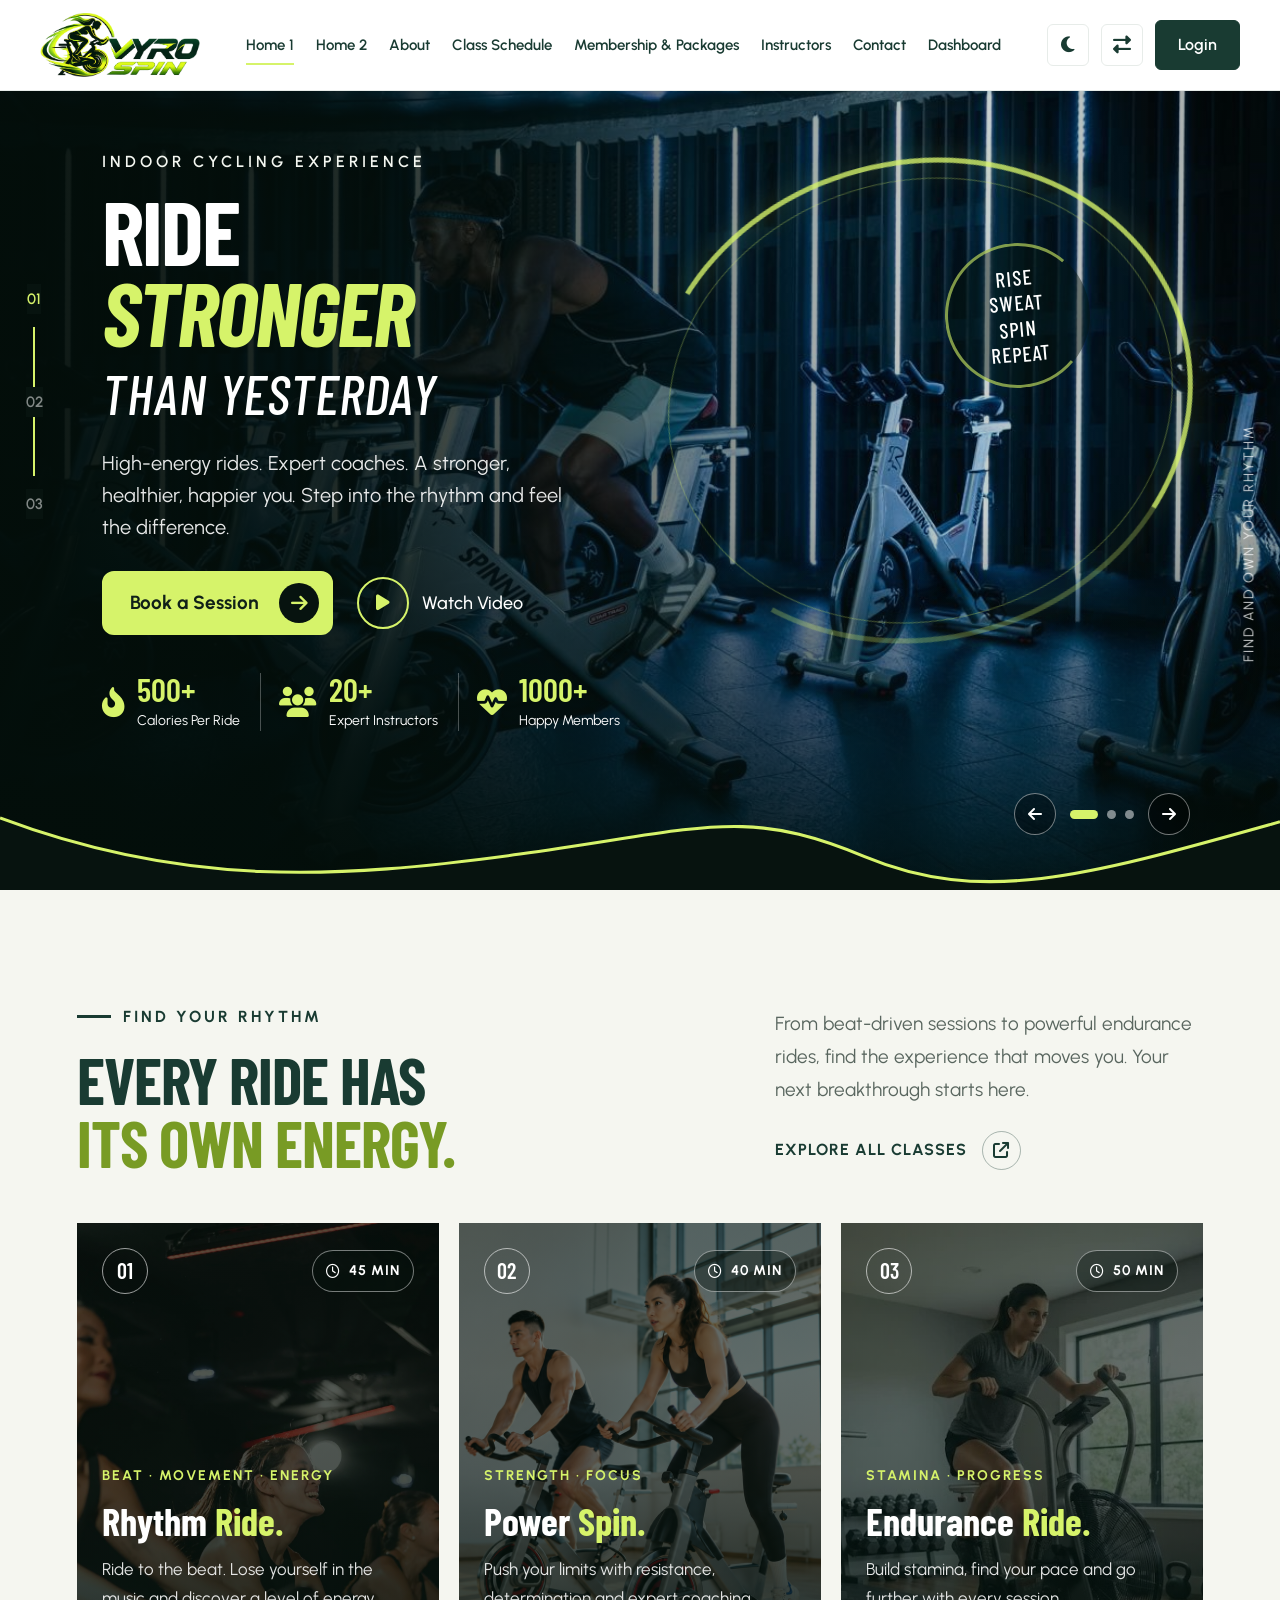
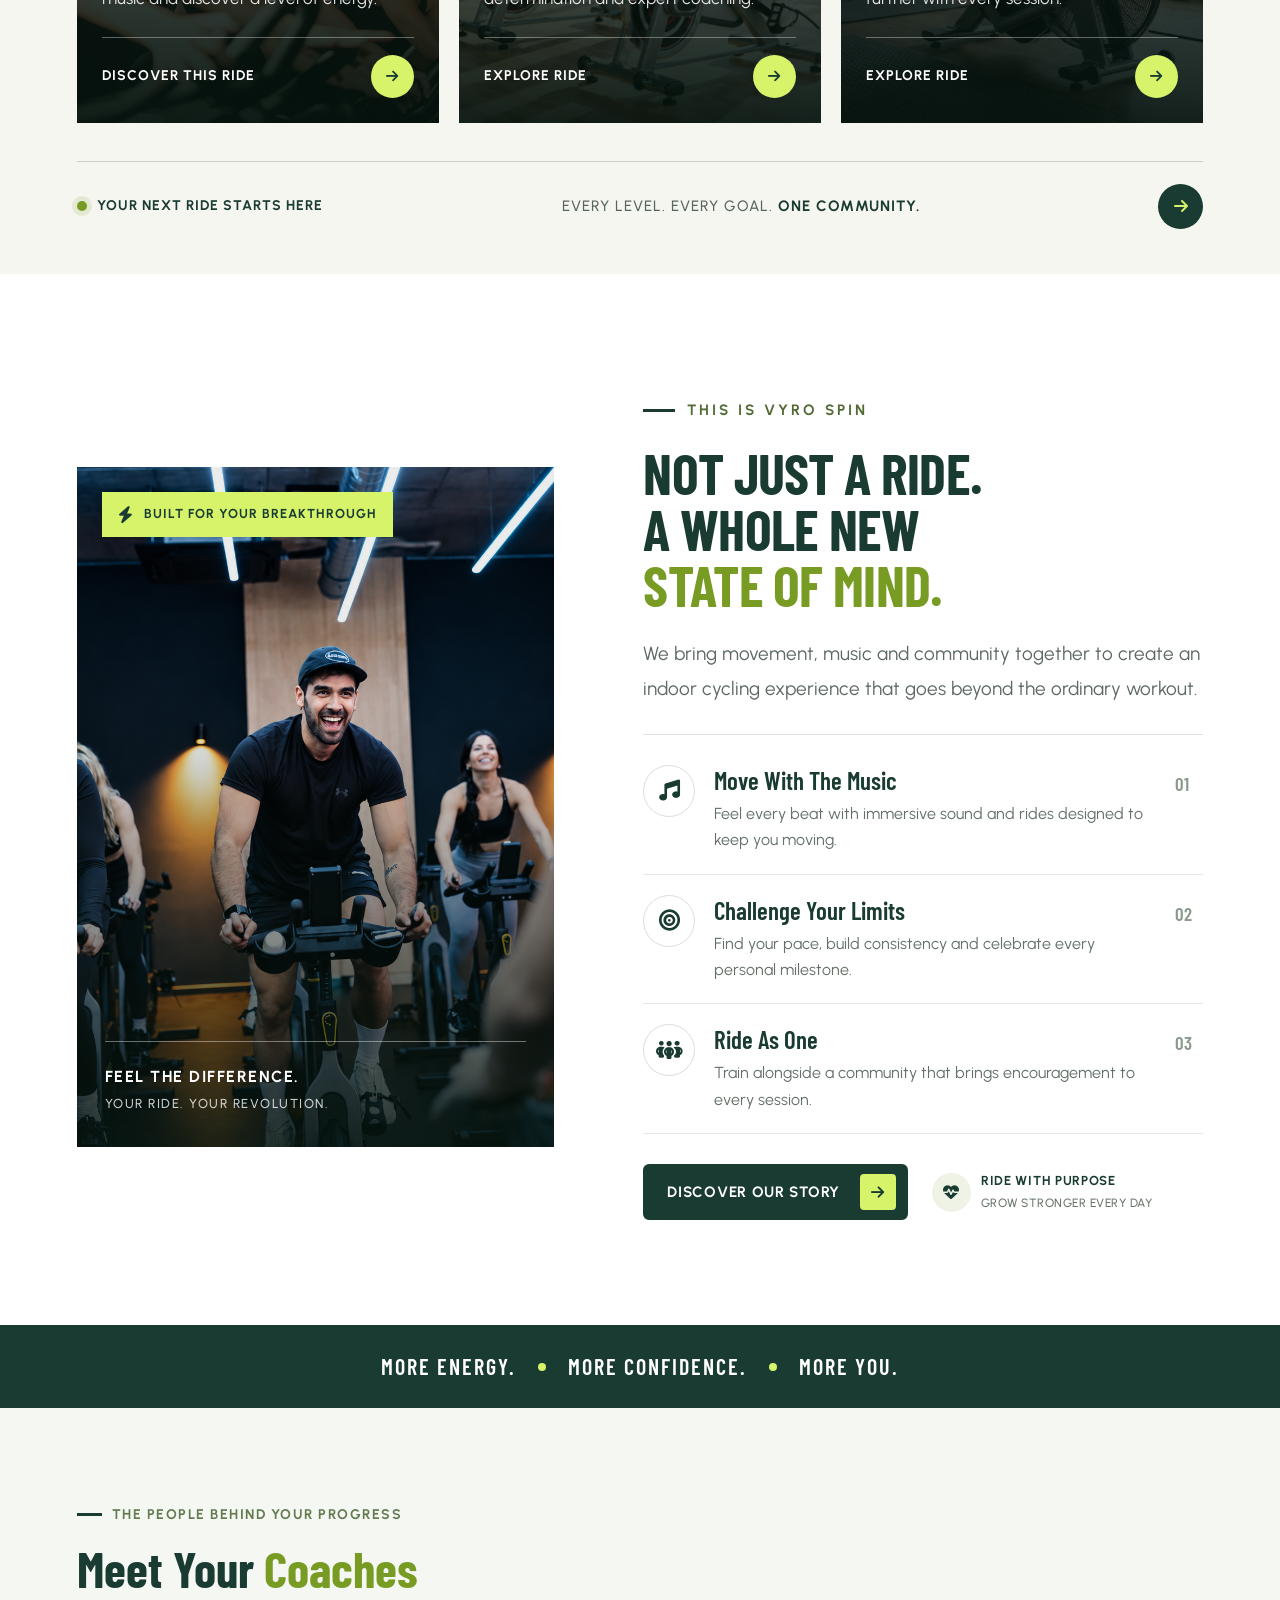
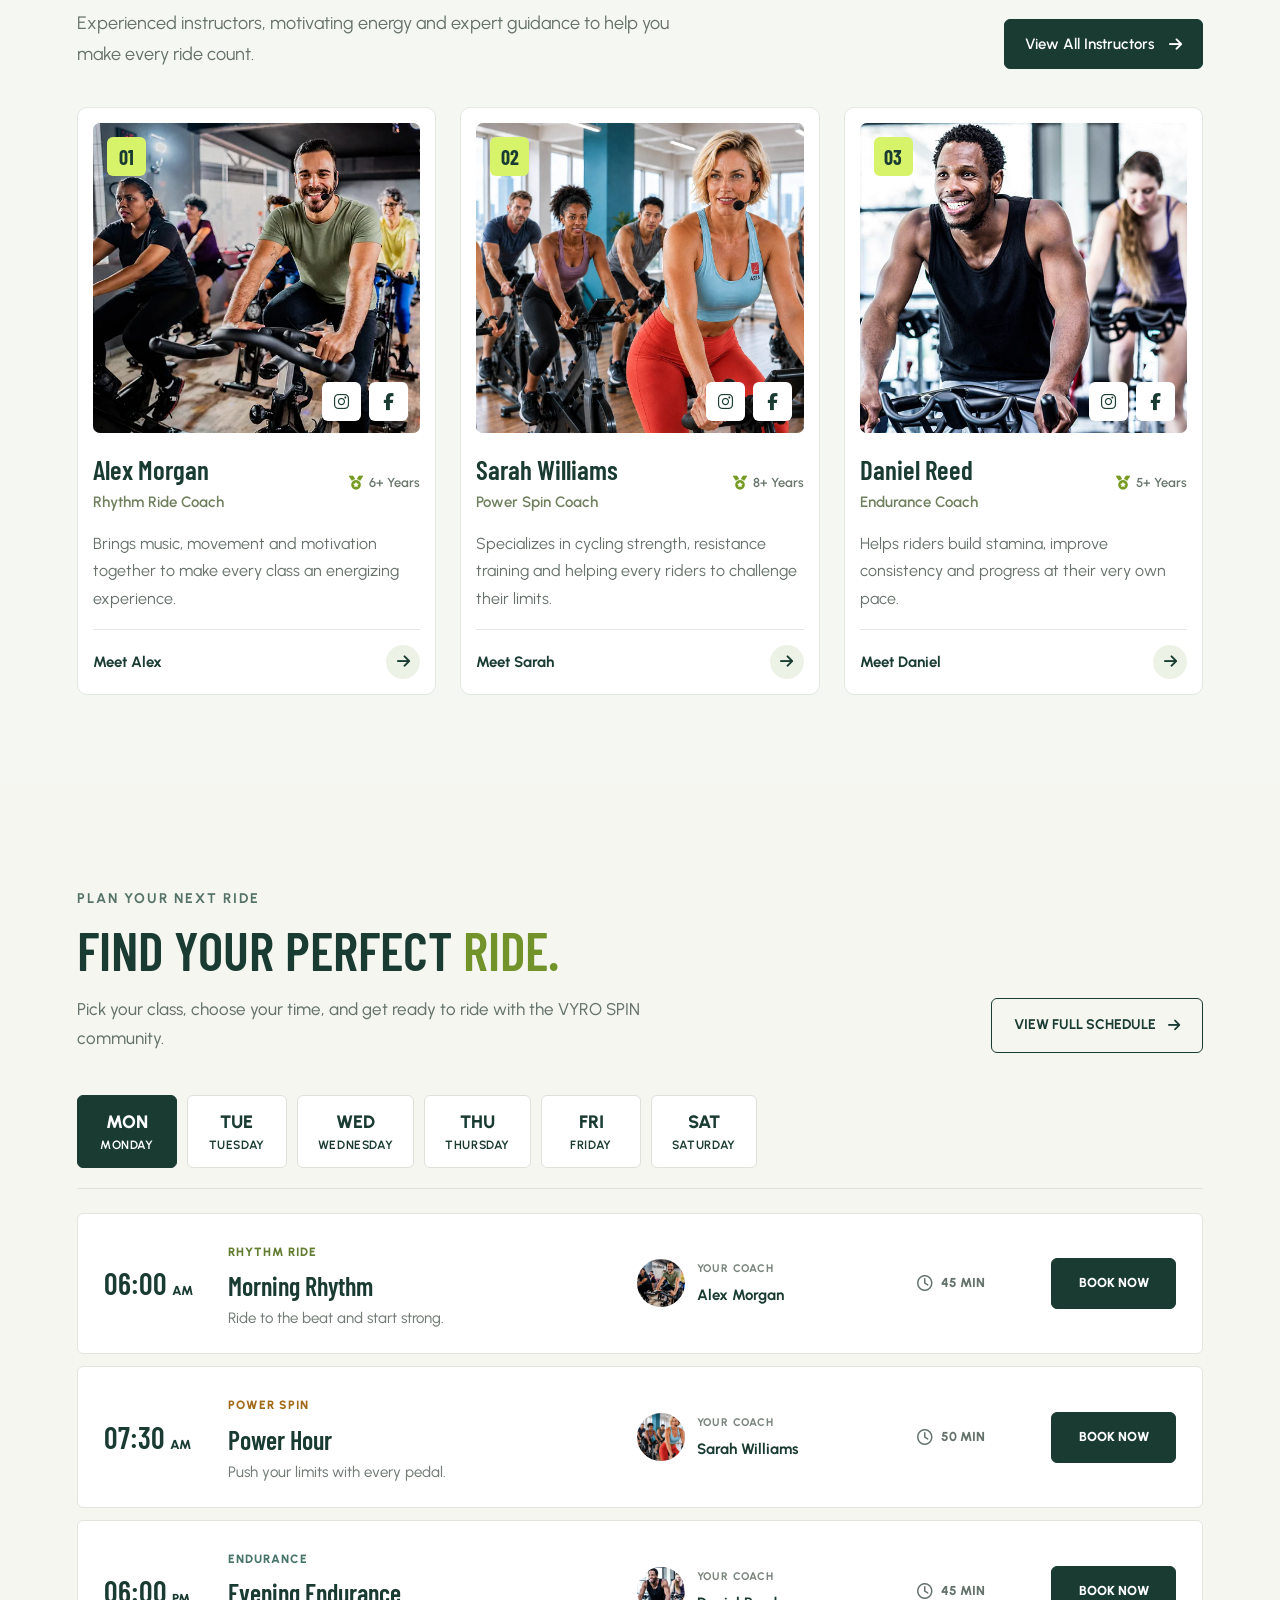
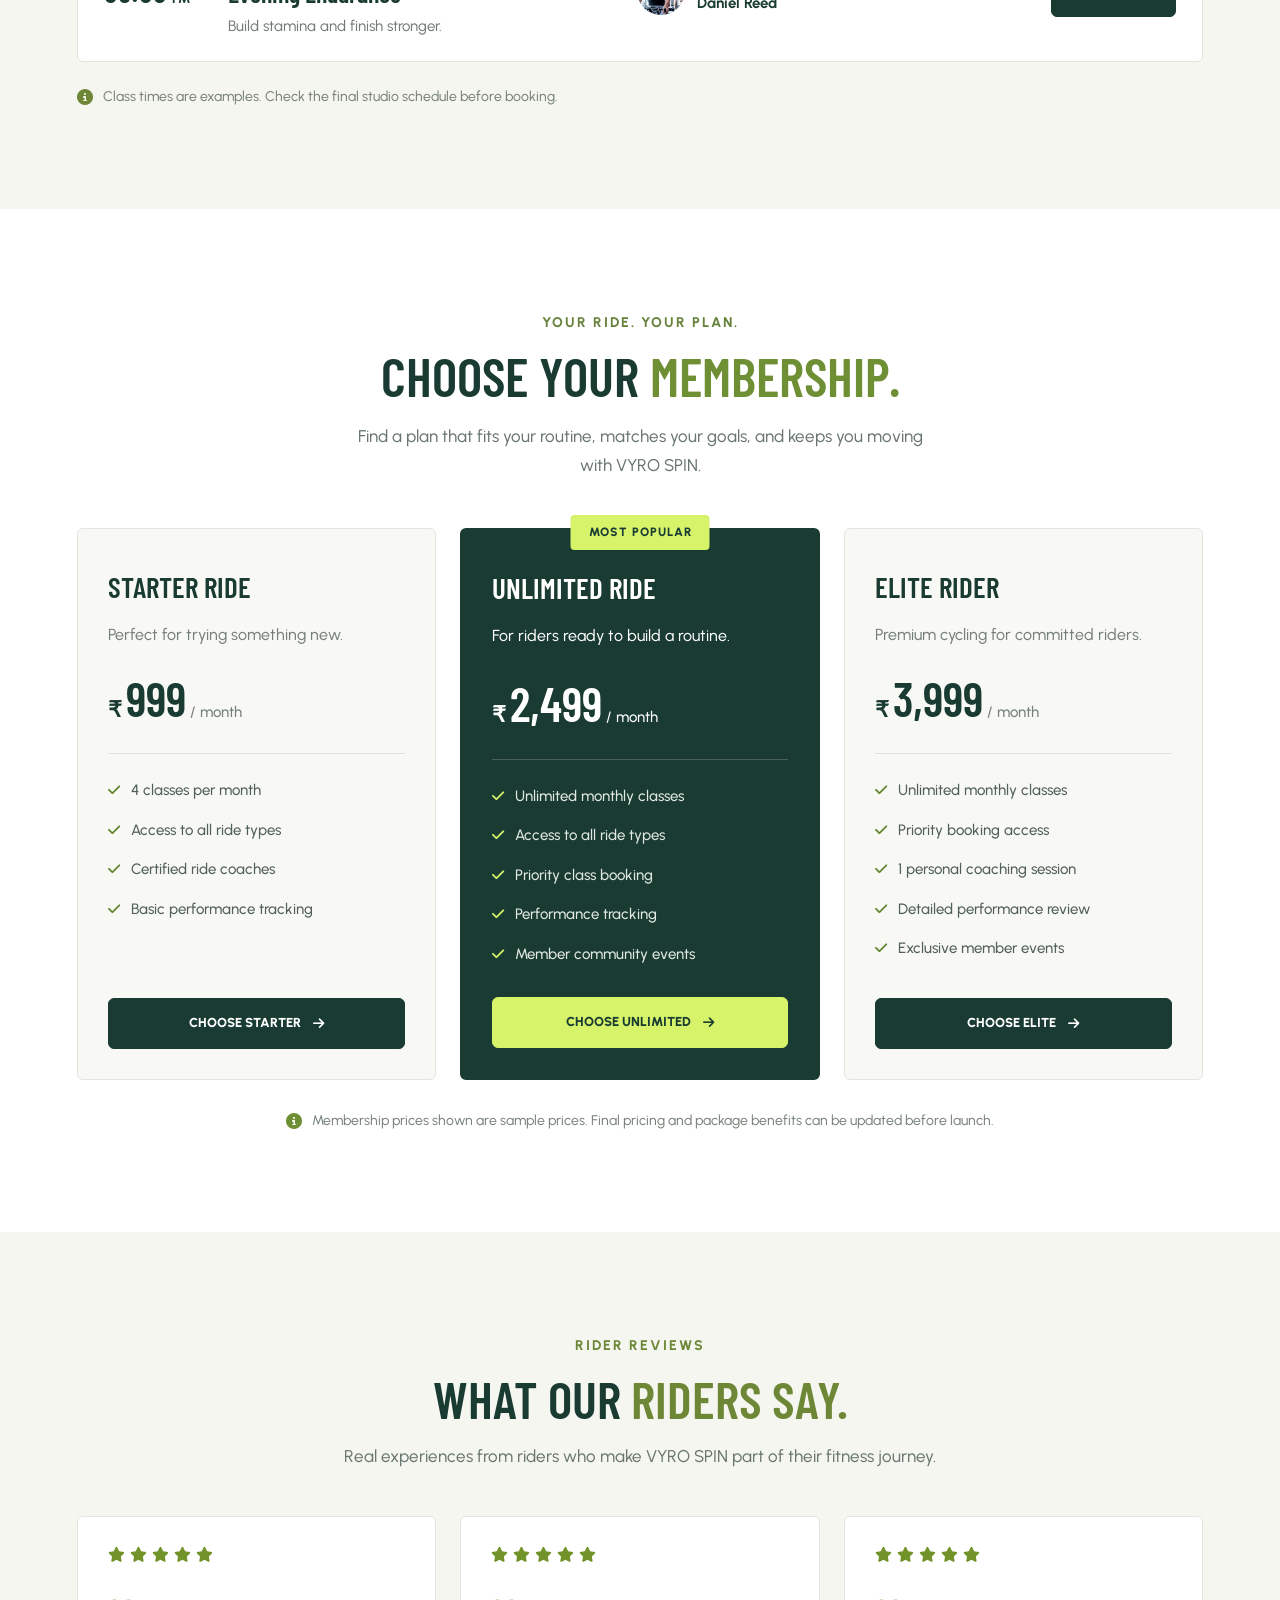
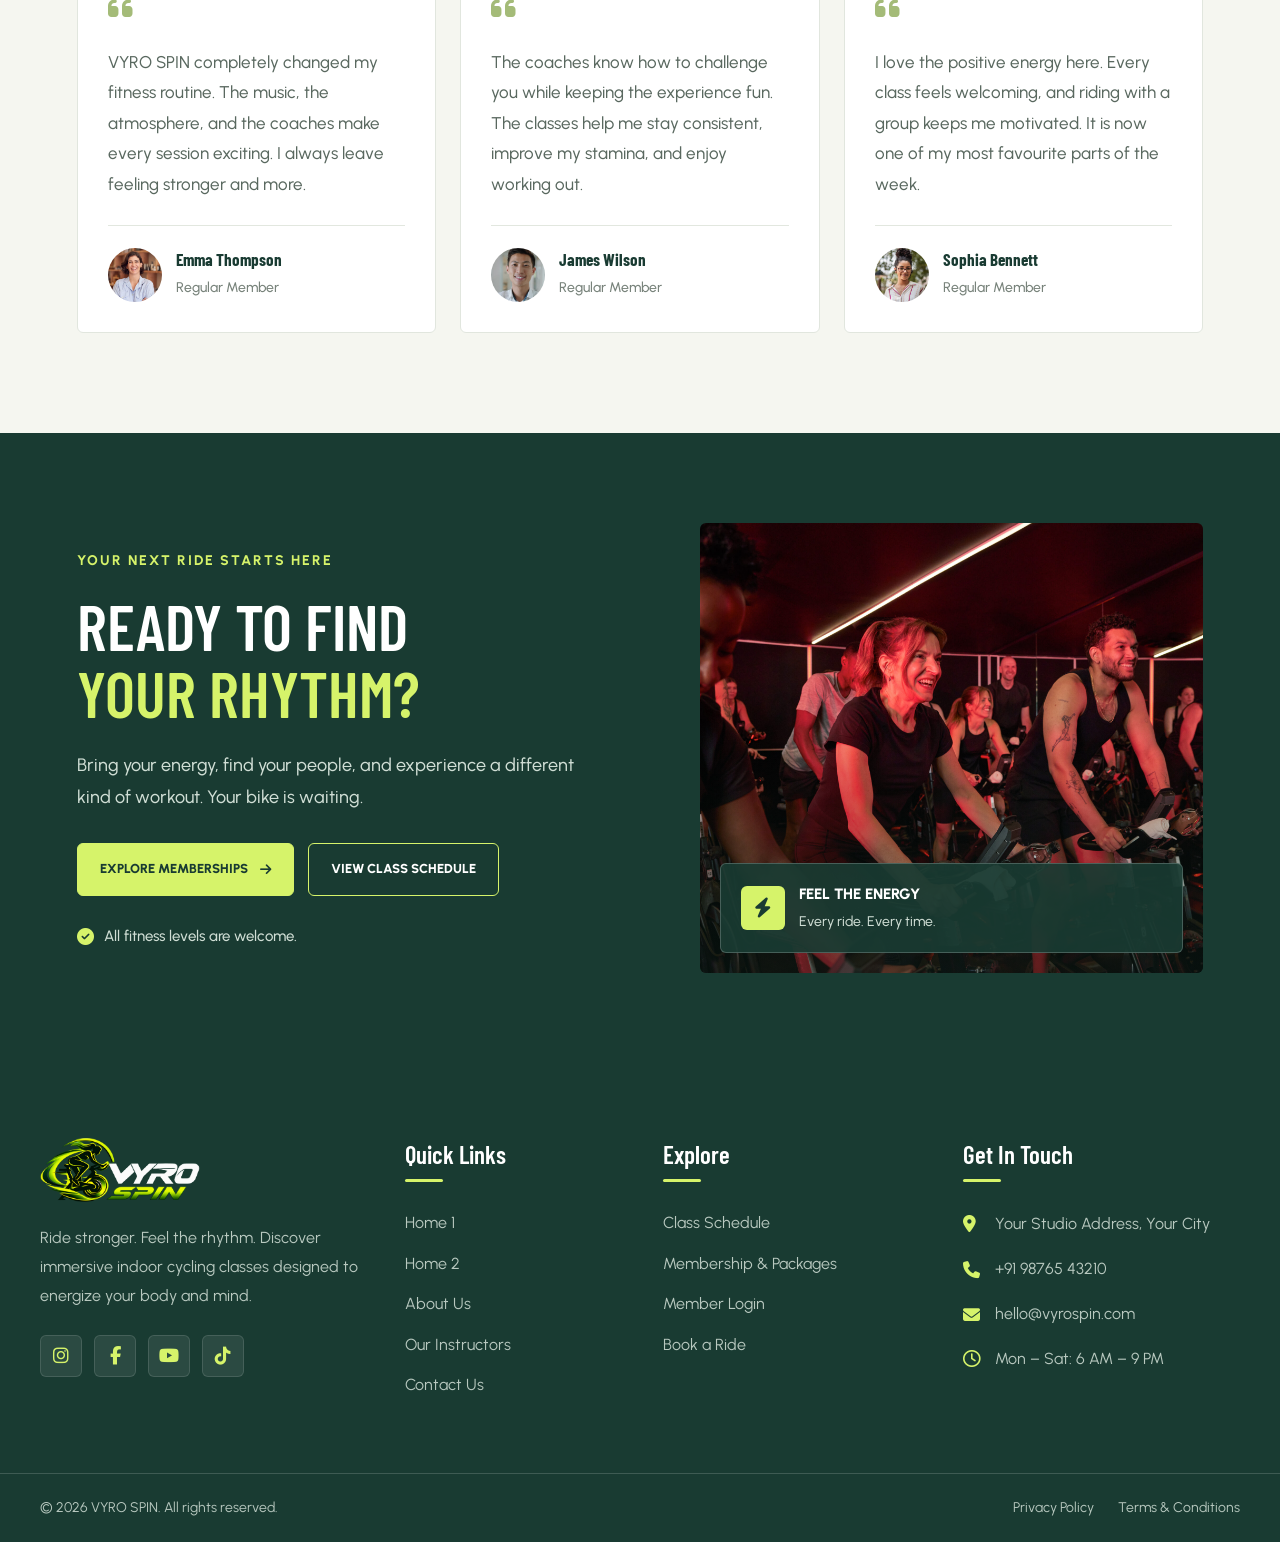
<file: index.html>
<!DOCTYPE html>
<html lang="en">

<head>
    <script src="js/theme.js"></script>
    <meta charset="UTF-8">
    <meta name="viewport" content="width=device-width, initial-scale=1.0">

    <title>VYRO SPIN</title>

    <meta name="description" content="Ride stronger with VYRO SPIN, your indoor cycling and performance studio.">

    <!-- Google Fonts -->
    <link rel="preconnect" href="https://fonts.googleapis.com">
    <link rel="preconnect" href="https://fonts.gstatic.com" crossorigin>

    <!-- Favicon -->
    <link rel="icon" type="image/png" href="images/favicon.png">
    <link rel="apple-touch-icon" href="images/favicon.png">

    <link
        href="https://fonts.googleapis.com/css2?family=Barlow+Condensed:wght@500;600;700;800&family=Urbanist:wght@400;500;600;700&display=swap"
        rel="stylesheet">

    <!-- Google Fonts and Font Awesome should be in <head>
    -->
    <link rel="stylesheet" href="https://cdnjs.cloudflare.com/ajax/libs/font-awesome/6.7.2/css/all.min.css">

    <!-- CSS -->
    <link rel="stylesheet" href="css/style.css">

</head>

<body>

    <!-- VYRO SPIN Header -->
    <header class="vyro-header" id="vyroHeader">
        <div class="vyro-header-inner">

            <!-- Logo: Left Edge -->
            <a href="index.html" class="vyro-logo" aria-label="VYRO SPIN Home">
                <img src="images/logo.png" alt="VYRO SPIN">
            </a>

            <!-- Center Navigation -->
            <nav class="vyro-nav" id="vyroNav" aria-label="Main navigation">
                <a href="index.html" class="vyro-nav-link active">Home 1</a>
                <a href="home-2.html" class="vyro-nav-link">Home 2</a>
                <a href="about.html" class="vyro-nav-link">About</a>
                <a href="class-schedule.html" class="vyro-nav-link">Class Schedule</a>
                <a href="membership.html" class="vyro-nav-link">Membership &amp; Packages</a>
                <a href="instructors.html" class="vyro-nav-link">Instructors</a>
                <a href="contact.html" class="vyro-nav-link">Contact</a>
                <a href="dashboard.html" class="vyro-nav-link">Dashboard</a>

                <!-- Responsive-only controls inside menu -->
                <div class="vyro-mobile-controls">
                    <button type="button" class="vyro-control-btn" data-theme-toggle aria-label="Toggle dark mode">
                        <i class="fa-solid fa-moon"></i>
                        <span>Dark Mode</span>
                    </button>

                    <button type="button" class="vyro-control-btn" data-rtl-toggle aria-label="Toggle RTL layout">
                        <i class="fa-solid fa-right-left"></i>
                        <span>RTL Mode</span>
                    </button>

                    <a href="login.html" class="vyro-login-btn">
                        Login
                    </a>
                </div>
            </nav>

            <!-- Desktop Right Controls -->
            <div class="vyro-desktop-controls">
                <button type="button" class="vyro-icon-btn" data-theme-toggle aria-label="Toggle dark mode"
                    title="Dark mode">
                    <i class="fa-solid fa-moon"></i>
                </button>

                <button type="button" class="vyro-icon-btn" data-rtl-toggle aria-label="Toggle RTL layout"
                    title="RTL mode">
                    <i class="fa-solid fa-right-left"></i>
                </button>

                <a href="login.html" class="vyro-login-btn">
                    Login
                </a>
            </div>

            <!-- Responsive Menu Toggle -->
            <button type="button" class="vyro-menu-toggle" id="vyroMenuToggle" aria-label="Open navigation menu"
                aria-expanded="false" aria-controls="vyroNav">
                <span></span>
                <span></span>
                <span></span>
            </button>

        </div>
    </header>


    <!-- =====================================
     VYRO SPIN - CINEMATIC HERO SLIDER
===================================== -->

    <section class="vyro-hero" id="vyroHero">

        <div class="vyro-hero-slides">

            <!-- SLIDE 1 -->
            <article class="vyro-hero-slide active" data-slide="0">

                <img class="vyro-hero-bg" src="images/spin-hero-1.jpg" alt="" aria-hidden="true">

                <div class="vyro-hero-overlay"></div>

                <div class="vyro-hero-content">

                    <div class="vyro-slide-number">
                        <span>01</span>
                        <span>02</span>
                        <span>03</span>
                        <div class="vyro-slide-track">
                            <span></span>
                        </div>
                    </div>

                    <div class="vyro-hero-copy">
                        <span class="vyro-eyebrow">
                            INDOOR CYCLING EXPERIENCE
                        </span>

                        <h1>
                            RIDE
                            <span class="vyro-highlight">STRONGER</span>
                            <span class="vyro-outline-text">
                                THAN YESTERDAY
                            </span>
                        </h1>

                        <p>
                            High-energy rides. Expert coaches.
                            A stronger, healthier, happier you.
                            Step into the rhythm and feel the difference.
                        </p>

                        <div class="vyro-hero-actions">
                            <a href="class-schedule.html" class="vyro-book-btn">
                                Book a Session
                                <span class="vyro-btn-arrow">
                                    <i class="fa-solid fa-arrow-right"></i>
                                </span>
                            </a>

                            <a href="#vyroExperience" class="vyro-watch-btn">
                                <span class="vyro-play-icon">
                                    <i class="fa-solid fa-play"></i>
                                </span>
                                <span>Watch Video</span>
                            </a>
                        </div>

                        <div class="vyro-hero-stats">
                            <div class="vyro-stat">
                                <i class="fa-solid fa-fire-flame-curved"></i>
                                <div>
                                    <strong>500+</strong>
                                    <span>Calories Per Ride</span>
                                </div>
                            </div>

                            <div class="vyro-stat">
                                <i class="fa-solid fa-users"></i>
                                <div>
                                    <strong>20+</strong>
                                    <span>Expert Instructors</span>
                                </div>
                            </div>

                            <div class="vyro-stat">
                                <i class="fa-solid fa-heart-pulse"></i>
                                <div>
                                    <strong>1000+</strong>
                                    <span>Happy Members</span>
                                </div>
                            </div>
                        </div>
                    </div>

                    <div class="vyro-hero-visual">
                        <div class="vyro-orbit"></div>

                        <div class="vyro-orbit-label">
                            <span>RISE</span>
                            <span>SWEAT</span>
                            <span>SPIN</span>
                            <span>REPEAT</span>
                        </div>

                    </div>

                    <div class="vyro-vertical-caption">
                        FIND AND OWN YOUR RHYTHM
                    </div>

                </div>
            </article>


            <!-- SLIDE 2 -->
            <article class="vyro-hero-slide" data-slide="1">

                <img class="vyro-hero-bg" src="images/spin-hero-2.jpg" alt="" aria-hidden="true">

                <div class="vyro-hero-overlay"></div>

                <div class="vyro-hero-content">

                    <div class="vyro-slide-number">
                        <span>01</span>
                        <span>02</span>
                        <span>03</span>
                        <div class="vyro-slide-track">
                            <span></span>
                        </div>
                    </div>

                    <div class="vyro-hero-copy">
                        <span class="vyro-eyebrow">
                            POWER EVERY PEDAL
                        </span>

                        <h2>
                            PUSH
                            <span class="vyro-highlight">YOUR LIMITS</span>
                            <span class="vyro-outline-text">
                                OWN THE RIDE
                            </span>
                        </h2>

                        <p>
                            Find your power with motivating coaches,
                            powerful beats and challenging indoor
                            cycling sessions built around you.
                        </p>

                        <div class="vyro-hero-actions">
                            <a href="class-schedule.html" class="vyro-book-btn">
                                Explore Classes
                                <span class="vyro-btn-arrow">
                                    <i class="fa-solid fa-arrow-right"></i>
                                </span>
                            </a>

                            <a href="instructors.html" class="vyro-watch-btn">
                                <span class="vyro-play-icon">
                                    <i class="fa-solid fa-arrow-right"></i>
                                </span>
                                <span>Meet Our Coaches</span>
                            </a>
                        </div>

                        <div class="vyro-hero-stats">
                            <div class="vyro-stat">
                                <i class="fa-solid fa-bolt"></i>
                                <div>
                                    <strong>45 MIN</strong>
                                    <span>Power Sessions</span>
                                </div>
                            </div>

                            <div class="vyro-stat">
                                <i class="fa-solid fa-music"></i>
                                <div>
                                    <strong>BEAT</strong>
                                    <span>Rhythm Rides</span>
                                </div>
                            </div>

                            <div class="vyro-stat">
                                <i class="fa-solid fa-trophy"></i>
                                <div>
                                    <strong>LEVEL UP</strong>
                                    <span>Every Session</span>
                                </div>
                            </div>
                        </div>
                    </div>

                    <div class="vyro-hero-visual">
                        <div class="vyro-orbit"></div>

                        <div class="vyro-orbit-label">
                            <span>POWER</span>
                            <span>FOCUS</span>
                            <span>ENERGY</span>
                            <span>REPEAT</span>
                        </div>

                    </div>

                    <div class="vyro-vertical-caption">
                        EVERY PEDAL TAKES YOU FURTHER
                    </div>

                </div>
            </article>


            <!-- SLIDE 3 -->
            <article class="vyro-hero-slide" data-slide="2">

                <img class="vyro-hero-bg" src="images/spin-hero-3.jpg" alt="" aria-hidden="true">

                <div class="vyro-hero-overlay"></div>

                <div class="vyro-hero-content">

                    <div class="vyro-slide-number">
                        <span>01</span>
                        <span>02</span>
                        <span>03</span>
                        <div class="vyro-slide-track">
                            <span></span>
                        </div>
                    </div>

                    <div class="vyro-hero-copy">
                        <span class="vyro-eyebrow">
                            YOUR RIDE. YOUR COMMUNITY.
                        </span>

                        <h2>
                            FIND
                            <span class="vyro-highlight">YOUR TRIBE</span>
                            <span class="vyro-outline-text">
                                FEEL THE ENERGY
                            </span>
                        </h2>

                        <p>
                            Ride together, celebrate every milestone
                            and discover a community that keeps you
                            moving towards your strongest self.
                        </p>

                        <div class="vyro-hero-actions">
                            <a href="membership.html" class="vyro-book-btn">
                                Join VYRO SPIN
                                <span class="vyro-btn-arrow">
                                    <i class="fa-solid fa-arrow-right"></i>
                                </span>
                            </a>

                            <a href="about.html" class="vyro-watch-btn">
                                <span class="vyro-play-icon">
                                    <i class="fa-solid fa-arrow-right"></i>
                                </span>
                                <span>Discover Our Studio</span>
                            </a>
                        </div>

                        <div class="vyro-hero-stats">
                            <div class="vyro-stat">
                                <i class="fa-solid fa-people-group"></i>
                                <div>
                                    <strong>TOGETHER</strong>
                                    <span>Group Rides</span>
                                </div>
                            </div>

                            <div class="vyro-stat">
                                <i class="fa-solid fa-heart"></i>
                                <div>
                                    <strong>YOUR PACE</strong>
                                    <span>Your Journey</span>
                                </div>
                            </div>

                        </div>
                    </div>

                    <div class="vyro-hero-visual">
                        <div class="vyro-orbit"></div>

                        <div class="vyro-orbit-label">
                            <span>RIDE</span>
                            <span>TOGETHER</span>
                            <span>GROW</span>
                            <span>STRONGER</span>
                        </div>

                    </div>

                    <div class="vyro-vertical-caption">
                        STRONGER RIDES START TOGETHER
                    </div>

                </div>
            </article>

        </div>

        <!-- Bottom Wave -->
        <div class="vyro-hero-wave">
            <svg viewBox="0 0 1600 130" preserveAspectRatio="none" aria-hidden="true">
                <path class="vyro-wave-fill" d="M0,35 C230,125 420,115 650,82
                     S930,20 1080,85 S1360,110 1600,40
                     L1600,130 L0,130 Z" />
                <path class="vyro-wave-line" d="M0,35 C230,125 420,115 650,82
                     S930,20 1080,85 S1360,110 1600,40" />
            </svg>
        </div>

        <!-- Slider Controls -->
        <div class="vyro-slider-controls">
            <button type="button" class="vyro-slide-prev" aria-label="Previous slide">
                <i class="fa-solid fa-arrow-left"></i>
            </button>

            <div class="vyro-slide-dots">
                <button type="button" class="active" data-go-slide="0" aria-label="Go to slide 1"></button>
                <button type="button" data-go-slide="1" aria-label="Go to slide 2"></button>
                <button type="button" data-go-slide="2" aria-label="Go to slide 3"></button>
            </div>

            <button type="button" class="vyro-slide-next" aria-label="Next slide">
                <i class="fa-solid fa-arrow-right"></i>
            </button>
        </div>

    </section>


    <!-- =========================================
     VYRO SPIN - SECTION 2: RIDE EXPERIENCES
========================================== -->
    <section class="vyro-experiences" id="vyroExperiences">

        <div class="vyro-exp-container">

            <!-- Section Heading -->
            <div class="vyro-exp-heading">
                <div class="vyro-exp-heading-left">
                    <span class="vyro-exp-eyebrow">
                        <span class="vyro-exp-eyebrow-line"></span>
                        FIND YOUR RHYTHM
                    </span>

                    <h2>
                        EVERY RIDE HAS<br>
                        <span>ITS OWN ENERGY.</span>
                    </h2>
                </div>

                <div class="vyro-exp-heading-right">
                    <p>
                        From beat-driven sessions to powerful endurance
                        rides, find the experience that moves you.
                        Your next breakthrough starts here.
                    </p>

                    <a href="class-schedule.html" class="vyro-exp-view-link">
                        EXPLORE ALL CLASSES
                        <span class="vyro-exp-link-arrow">
                            <i class="fa-solid fa-arrow-up-right-from-square"></i>
                        </span>
                    </a>
                </div>
            </div>

            <!-- Experience Cards -->
            <div class="vyro-exp-grid">

                <!-- Featured Card -->
                <article class="vyro-exp-card">

                    <img src="images/ride-rhythm.jpg" alt="Energetic indoor cycling rhythm ride" class="vyro-exp-image"
                        loading="lazy">

                    <div class="vyro-exp-card-overlay"></div>

                    <div class="vyro-exp-card-top">
                        <span class="vyro-exp-number">01</span>
                        <span class="vyro-exp-duration">
                            <i class="fa-regular fa-clock"></i>
                            45 MIN
                        </span>
                    </div>

                    <div class="vyro-exp-card-content">
                        <span class="vyro-exp-category">
                            BEAT · MOVEMENT · ENERGY
                        </span>

                        <h3>Rhythm <span>Ride.</span></h3>

                        <p>
                            Ride to the beat. Lose yourself in the music
                            and discover a level of energy.
                        </p>

                        <a href="class-schedule.html" class="vyro-exp-card-link" aria-label="Explore Rhythm Ride">
                            <span>DISCOVER THIS RIDE</span>
                            <span class="vyro-exp-circle-arrow">
                                <i class="fa-solid fa-arrow-right"></i>
                            </span>
                        </a>
                    </div>

                </article>

                <!-- Power Card -->
                <article class="vyro-exp-card vyro-exp-power">

                    <img src="images/ride-power.jpg" alt="Athlete training on an indoor cycling bike"
                        class="vyro-exp-image" loading="lazy">

                    <div class="vyro-exp-card-overlay"></div>

                    <div class="vyro-exp-card-top">
                        <span class="vyro-exp-number">02</span>
                        <span class="vyro-exp-duration">
                            <i class="fa-regular fa-clock"></i>
                            40 MIN
                        </span>
                    </div>

                    <div class="vyro-exp-card-content">
                        <span class="vyro-exp-category">
                            STRENGTH · FOCUS
                        </span>

                        <h3>Power <span>Spin.</span></h3>

                        <p>
                            Push your limits with resistance,
                            determination and expert coaching.
                        </p>

                        <a href="class-schedule.html" class="vyro-exp-card-link" aria-label="Explore Power Spin">
                            <span>EXPLORE RIDE</span>
                            <span class="vyro-exp-circle-arrow">
                                <i class="fa-solid fa-arrow-right"></i>
                            </span>
                        </a>
                    </div>

                </article>

                <!-- Endurance Card -->
                <article class="vyro-exp-card vyro-exp-endurance">

                    <img src="images/ride-endurance.jpg" alt="Indoor cycling endurance workout" class="vyro-exp-image"
                        loading="lazy">

                    <div class="vyro-exp-card-overlay"></div>

                    <div class="vyro-exp-card-top">
                        <span class="vyro-exp-number">03</span>
                        <span class="vyro-exp-duration">
                            <i class="fa-regular fa-clock"></i>
                            50 MIN
                        </span>
                    </div>

                    <div class="vyro-exp-card-content">
                        <span class="vyro-exp-category">
                            STAMINA · PROGRESS
                        </span>

                        <h3>Endurance <span>Ride.</span></h3>

                        <p>
                            Build stamina, find your pace and go
                            further with every session.
                        </p>

                        <a href="class-schedule.html" class="vyro-exp-card-link" aria-label="Explore Endurance Ride">
                            <span>EXPLORE RIDE</span>
                            <span class="vyro-exp-circle-arrow">
                                <i class="fa-solid fa-arrow-right"></i>
                            </span>
                        </a>
                    </div>

                </article>

            </div>

            <!-- Bottom Strip -->
            <div class="vyro-exp-bottom">
                <div class="vyro-exp-bottom-label">
                    <span class="vyro-exp-pulse"></span>
                    YOUR NEXT RIDE STARTS HERE
                </div>

                <p>
                    EVERY LEVEL. EVERY GOAL. <strong>ONE COMMUNITY.</strong>
                </p>

                <a href="class-schedule.html" aria-label="Book a cycling class">
                    <i class="fa-solid fa-arrow-right"></i>
                </a>
            </div>

        </div>
    </section>


    <!-- =========================================
     VYRO SPIN - SECTION 3
     MORE THAN A WORKOUT
========================================== -->
    <section class="vyro-story" id="vyroExperience">
        <div class="vyro-story-container">

            <!-- Left: Studio Image -->
            <div class="vyro-story-visual">
                <img src="images/studio-experience.jpg" alt="VYRO SPIN indoor cycling studio experience"
                    class="vyro-story-image" loading="lazy">

                <div class="vyro-story-image-shade"></div>

                <div class="vyro-story-image-caption">
                    <div>
                        <strong>FEEL THE DIFFERENCE.</strong>
                        <span>YOUR RIDE. YOUR REVOLUTION.</span>
                    </div>
                </div>

                <div class="vyro-story-image-tag">
                    <i class="fa-solid fa-bolt"></i>
                    BUILT FOR YOUR BREAKTHROUGH
                </div>

            </div>

            <!-- Right: Content -->
            <div class="vyro-story-content">

                <span class="vyro-story-eyebrow">
                    <span></span>
                    THIS IS VYRO SPIN
                </span>

                <h2>
                    NOT JUST A RIDE.
                    <span>A WHOLE NEW</span>
                    <em>STATE OF MIND.</em>
                </h2>

                <p class="vyro-story-intro">
                    We bring movement, music and community together
                    to create an indoor cycling experience that
                    goes beyond the ordinary workout.
                </p>

                <div class="vyro-story-divider"></div>

                <!-- Benefits -->
                <div class="vyro-story-benefits">

                    <div class="vyro-story-benefit">
                        <div class="vyro-story-benefit-icon">
                            <i class="fa-solid fa-music"></i>
                        </div>

                        <div class="vyro-story-benefit-copy">
                            <h3>Move With The Music</h3>
                            <p>
                                Feel every beat with immersive sound
                                and rides designed to keep you moving.
                            </p>
                        </div>

                        <span class="vyro-story-benefit-number">01</span>
                    </div>

                    <div class="vyro-story-benefit">
                        <div class="vyro-story-benefit-icon">
                            <i class="fa-solid fa-bullseye"></i>
                        </div>

                        <div class="vyro-story-benefit-copy">
                            <h3>Challenge Your Limits</h3>
                            <p>
                                Find your pace, build consistency and
                                celebrate every personal milestone.
                            </p>
                        </div>

                        <span class="vyro-story-benefit-number">02</span>
                    </div>

                    <div class="vyro-story-benefit">
                        <div class="vyro-story-benefit-icon">
                            <i class="fa-solid fa-people-group"></i>
                        </div>

                        <div class="vyro-story-benefit-copy">
                            <h3>Ride As One</h3>
                            <p>
                                Train alongside a community that
                                brings encouragement to every session.
                            </p>
                        </div>

                        <span class="vyro-story-benefit-number">03</span>
                    </div>

                </div>

                <!-- CTA -->
                <div class="vyro-story-actions">
                    <a href="about.html" class="vyro-story-button">
                        DISCOVER OUR STORY
                        <span>
                            <i class="fa-solid fa-arrow-right"></i>
                        </span>
                    </a>

                    <div class="vyro-story-signature">
                        <span class="vyro-story-signature-icon">
                            <i class="fa-solid fa-heart-pulse"></i>
                        </span>
                        <div>
                            <strong>RIDE WITH PURPOSE</strong>
                            <small>GROW STRONGER EVERY DAY</small>
                        </div>
                    </div>
                </div>

            </div>
        </div>

        <!-- Bottom Decorative Strip -->
        <div class="vyro-story-bottom">
            <span>MORE ENERGY.</span>
            <span class="vyro-story-bottom-dot"></span>
            <span>MORE CONFIDENCE.</span>
            <span class="vyro-story-bottom-dot"></span>
            <span>MORE YOU.</span>
        </div>
    </section>


    <!-- =========================================
     VYRO SPIN - SECTION 4
     MEET YOUR COACHES
========================================== -->
    <section class="vyro-coaches" id="vyroCoaches">
        <div class="vyro-coaches-container">

            <!-- Section Heading -->
            <div class="vyro-coaches-heading">
                <div>
                    <span class="vyro-coaches-subtitle">
                        <span></span> THE PEOPLE BEHIND YOUR PROGRESS
                    </span>
                    <h2>Meet Your <span>Coaches</span></h2>
                    <p>
                        Experienced instructors, motivating energy and
                        expert guidance to help you make every ride count.
                    </p>
                </div>

                <a href="instructors.html" class="vyro-coaches-view-btn">
                    View All Instructors
                    <i class="fa-solid fa-arrow-right"></i>
                </a>
            </div>

            <!-- Instructor Cards -->
            <div class="vyro-coaches-grid">

                <!-- Coach 1 -->
                <article class="vyro-coach-card">
                    <div class="vyro-coach-photo">
                        <img src="images/coach-alex.jpg" alt="Alex Morgan, indoor cycling instructor" loading="lazy">
                        <span class="vyro-coach-number">01</span>

                        <div class="vyro-coach-socials">
                            <a href="https://www.instagram.com/" aria-label="Alex on Instagram">
                                <i class="fa-brands fa-instagram"></i>
                            </a>
                            <a href="https://www.facebook.com/" aria-label="Alex on Facebook">
                                <i class="fa-brands fa-facebook-f"></i>
                            </a>
                        </div>
                    </div>

                    <div class="vyro-coach-info">
                        <div>
                            <h3>Alex Morgan</h3>
                            <span class="vyro-coach-role">Rhythm Ride Coach</span>
                        </div>
                        <span class="vyro-coach-experience">
                            <i class="fa-solid fa-medal"></i>
                            6+ Years
                        </span>
                    </div>

                    <p class="vyro-coach-description">
                        Brings music, movement and motivation together
                        to make every class an energizing experience.
                    </p>

                    <a href="instructors.html" class="vyro-coach-link">
                        Meet Alex
                        <i class="fa-solid fa-arrow-right"></i>
                    </a>
                </article>

                <!-- Coach 2 -->
                <article class="vyro-coach-card">
                    <div class="vyro-coach-photo">
                        <img src="images/coach-sarah.jpg" alt="Sarah Williams, power cycling instructor" loading="lazy">
                        <span class="vyro-coach-number">02</span>

                        <div class="vyro-coach-socials">
                            <a href="https://www.instagram.com/" aria-label="Sarah on Instagram">
                                <i class="fa-brands fa-instagram"></i>
                            </a>
                            <a href="https://www.facebook.com/" aria-label="Sarah on Facebook">
                                <i class="fa-brands fa-facebook-f"></i>
                            </a>
                        </div>
                    </div>

                    <div class="vyro-coach-info">
                        <div>
                            <h3>Sarah Williams</h3>
                            <span class="vyro-coach-role">Power Spin Coach</span>
                        </div>
                        <span class="vyro-coach-experience">
                            <i class="fa-solid fa-medal"></i>
                            8+ Years
                        </span>
                    </div>

                    <p class="vyro-coach-description">
                        Specializes in cycling strength, resistance training
                        and helping every riders to challenge their limits.
                    </p>

                    <a href="instructors.html" class="vyro-coach-link">
                        Meet Sarah
                        <i class="fa-solid fa-arrow-right"></i>
                    </a>
                </article>

                <!-- Coach 3 -->
                <article class="vyro-coach-card">
                    <div class="vyro-coach-photo">
                        <img src="images/coach-daniel.jpg" alt="Daniel Reed, endurance cycling instructor"
                            loading="lazy">
                        <span class="vyro-coach-number">03</span>

                        <div class="vyro-coach-socials">
                            <a href="https://www.instagram.com/" aria-label="Daniel on Instagram">
                                <i class="fa-brands fa-instagram"></i>
                            </a>
                            <a href="https://www.facebook.com/" aria-label="Daniel on Facebook">
                                <i class="fa-brands fa-facebook-f"></i>
                            </a>
                        </div>
                    </div>

                    <div class="vyro-coach-info">
                        <div>
                            <h3>Daniel Reed</h3>
                            <span class="vyro-coach-role">Endurance Coach</span>
                        </div>
                        <span class="vyro-coach-experience">
                            <i class="fa-solid fa-medal"></i>
                            5+ Years
                        </span>
                    </div>

                    <p class="vyro-coach-description">
                        Helps riders build stamina, improve consistency
                        and progress at their very own pace.
                    </p>

                    <a href="instructors.html" class="vyro-coach-link">
                        Meet Daniel
                        <i class="fa-solid fa-arrow-right"></i>
                    </a>
                </article>

            </div>
        </div>
    </section>

    <!-- SECTION 5: CLASS SCHEDULE -->
    <section class="vyro-schedule" id="vyroSchedule">

        <div class="vyro-schedule-container">

            <div class="vyro-schedule-heading">
                <div>
                    <span class="vyro-schedule-label">PLAN YOUR NEXT RIDE</span>
                    <h2>FIND YOUR PERFECT <span>RIDE.</span></h2>
                    <p>
                        Pick your class, choose your time, and get ready
                        to ride with the VYRO SPIN community.
                    </p>
                </div>

                <a href="schedule.html" class="vyro-schedule-all-btn">
                    VIEW FULL SCHEDULE
                    <i class="fa-solid fa-arrow-right"></i>
                </a>
            </div>

            <!-- DAY SELECTOR -->
            <div class="vyro-schedule-days">
                <button class="vyro-day-btn active" data-day="Monday">
                    MON <span>MONDAY</span>
                </button>

                <button class="vyro-day-btn" data-day="Tuesday">
                    TUE <span>TUESDAY</span>
                </button>

                <button class="vyro-day-btn" data-day="Wednesday">
                    WED <span>WEDNESDAY</span>
                </button>

                <button class="vyro-day-btn" data-day="Thursday">
                    THU <span>THURSDAY</span>
                </button>

                <button class="vyro-day-btn" data-day="Friday">
                    FRI <span>FRIDAY</span>
                </button>

                <button class="vyro-day-btn" data-day="Saturday">
                    SAT <span>SATURDAY</span>
                </button>
            </div>

            <!-- CLASS LIST -->
            <div class="vyro-schedule-list">

                <!-- CLASS 1 -->
                <div class="vyro-schedule-row" data-schedule-day="Monday">

                    <div class="vyro-schedule-time">
                        <strong>06:00</strong>
                        <span>AM</span>
                    </div>

                    <div class="vyro-schedule-class">
                        <span class="vyro-class-tag">RHYTHM RIDE</span>
                        <h3>Morning Rhythm</h3>
                        <p>Ride to the beat and start strong.</p>
                    </div>

                    <div class="vyro-schedule-coach">
                        <img src="images/coach-alex.jpg" alt="Alex Morgan">
                        <div>
                            <span>YOUR COACH</span>
                            <strong>Alex Morgan</strong>
                        </div>
                    </div>

                    <div class="vyro-schedule-duration">
                        <i class="fa-regular fa-clock"></i>
                        45 MIN
                    </div>

                    <a href="booking.html?class=morning-rhythm" class="vyro-schedule-book">
                        BOOK NOW
                    </a>
                </div>

                <!-- CLASS 2 -->
                <div class="vyro-schedule-row" data-schedule-day="Monday">

                    <div class="vyro-schedule-time">
                        <strong>07:30</strong>
                        <span>AM</span>
                    </div>

                    <div class="vyro-schedule-class">
                        <span class="vyro-class-tag vyro-tag-power">
                            POWER SPIN
                        </span>
                        <h3>Power Hour</h3>
                        <p>Push your limits with every pedal.</p>
                    </div>

                    <div class="vyro-schedule-coach">
                        <img src="images/coach-sarah.jpg" alt="Sarah Williams">
                        <div>
                            <span>YOUR COACH</span>
                            <strong>Sarah Williams</strong>
                        </div>
                    </div>

                    <div class="vyro-schedule-duration">
                        <i class="fa-regular fa-clock"></i>
                        50 MIN
                    </div>

                    <a href="booking.html?class=power-hour" class="vyro-schedule-book">
                        BOOK NOW
                    </a>
                </div>

                <!-- CLASS 3 -->
                <div class="vyro-schedule-row" data-schedule-day="Monday">

                    <div class="vyro-schedule-time">
                        <strong>06:00</strong>
                        <span>PM</span>
                    </div>

                    <div class="vyro-schedule-class">
                        <span class="vyro-class-tag vyro-tag-endurance">
                            ENDURANCE
                        </span>
                        <h3>Evening Endurance</h3>
                        <p>Build stamina and finish stronger.</p>
                    </div>

                    <div class="vyro-schedule-coach">
                        <img src="images/coach-daniel.jpg" alt="Daniel Reed">
                        <div>
                            <span>YOUR COACH</span>
                            <strong>Daniel Reed</strong>
                        </div>
                    </div>

                    <div class="vyro-schedule-duration">
                        <i class="fa-regular fa-clock"></i>
                        45 MIN
                    </div>

                    <a href="booking.html?class=evening-endurance" class="vyro-schedule-book">
                        BOOK NOW
                    </a>
                </div>

                <!-- TUESDAY -->
                <div class="vyro-schedule-row" data-schedule-day="Tuesday" hidden>

                    <div class="vyro-schedule-time">
                        <strong>07:00</strong>
                        <span>AM</span>
                    </div>

                    <div class="vyro-schedule-class">
                        <span class="vyro-class-tag">RHYTHM RIDE</span>
                        <h3>Beat Ride</h3>
                        <p>Music, movement, and pure energy.</p>
                    </div>

                    <div class="vyro-schedule-coach">
                        <img src="images/coach-alex.jpg" alt="Alex Morgan">
                        <div>
                            <span>YOUR COACH</span>
                            <strong>Alex Morgan</strong>
                        </div>
                    </div>

                    <div class="vyro-schedule-duration">
                        <i class="fa-regular fa-clock"></i>
                        45 MIN
                    </div>

                    <a href="booking.html?class=beat-ride" class="vyro-schedule-book">
                        BOOK NOW
                    </a>
                </div>

                <!-- WEDNESDAY -->
                <div class="vyro-schedule-row" data-schedule-day="Wednesday" hidden>

                    <div class="vyro-schedule-time">
                        <strong>06:30</strong>
                        <span>AM</span>
                    </div>

                    <div class="vyro-schedule-class">
                        <span class="vyro-class-tag vyro-tag-power">
                            POWER SPIN
                        </span>
                        <h3>Strength Ride</h3>
                        <p>Resistance-focused cycling session.</p>
                    </div>

                    <div class="vyro-schedule-coach">
                        <img src="images/coach-sarah.jpg" alt="Sarah Williams">
                        <div>
                            <span>YOUR COACH</span>
                            <strong>Sarah Williams</strong>
                        </div>
                    </div>

                    <div class="vyro-schedule-duration">
                        <i class="fa-regular fa-clock"></i>
                        50 MIN
                    </div>

                    <a href="booking.html?class=strength-ride" class="vyro-schedule-book">
                        BOOK NOW
                    </a>
                </div>

                <!-- THURSDAY -->
                <div class="vyro-schedule-row" data-schedule-day="Thursday" hidden>

                    <div class="vyro-schedule-time">
                        <strong>06:00</strong>
                        <span>PM</span>
                    </div>

                    <div class="vyro-schedule-class">
                        <span class="vyro-class-tag vyro-tag-endurance">
                            ENDURANCE
                        </span>
                        <h3>Stamina Session</h3>
                        <p>Steady effort, stronger results.</p>
                    </div>

                    <div class="vyro-schedule-coach">
                        <img src="images/coach-daniel.jpg" alt="Daniel Reed">
                        <div>
                            <span>YOUR COACH</span>
                            <strong>Daniel Reed</strong>
                        </div>
                    </div>

                    <div class="vyro-schedule-duration">
                        <i class="fa-regular fa-clock"></i>
                        45 MIN
                    </div>

                    <a href="booking.html?class=stamina-session" class="vyro-schedule-book">
                        BOOK NOW
                    </a>
                </div>

                <!-- FRIDAY -->
                <div class="vyro-schedule-row" data-schedule-day="Friday" hidden>

                    <div class="vyro-schedule-time">
                        <strong>07:00</strong>
                        <span>AM</span>
                    </div>

                    <div class="vyro-schedule-class">
                        <span class="vyro-class-tag">RHYTHM RIDE</span>
                        <h3>Friday Flow</h3>
                        <p>Bring the energy into your weekend.</p>
                    </div>

                    <div class="vyro-schedule-coach">
                        <img src="images/coach-alex.jpg" alt="Alex Morgan">
                        <div>
                            <span>YOUR COACH</span>
                            <strong>Alex Morgan</strong>
                        </div>
                    </div>

                    <div class="vyro-schedule-duration">
                        <i class="fa-regular fa-clock"></i>
                        45 MIN
                    </div>

                    <a href="booking.html?class=friday-flow" class="vyro-schedule-book">
                        BOOK NOW
                    </a>
                </div>

                <!-- SATURDAY -->
                <div class="vyro-schedule-row" data-schedule-day="Saturday" hidden>

                    <div class="vyro-schedule-time">
                        <strong>09:00</strong>
                        <span>AM</span>
                    </div>

                    <div class="vyro-schedule-class">
                        <span class="vyro-class-tag vyro-tag-power">
                            POWER SPIN
                        </span>
                        <h3>Weekend Burn</h3>
                        <p>A powerful start to your Saturday.</p>
                    </div>

                    <div class="vyro-schedule-coach">
                        <img src="images/coach-sarah.jpg" alt="Sarah Williams">
                        <div>
                            <span>YOUR COACH</span>
                            <strong>Sarah Williams</strong>
                        </div>
                    </div>

                    <div class="vyro-schedule-duration">
                        <i class="fa-regular fa-clock"></i>
                        50 MIN
                    </div>

                    <a href="booking.html?class=weekend-burn" class="vyro-schedule-book">
                        BOOK NOW
                    </a>
                </div>

            </div>

            <div class="vyro-schedule-note">
                <i class="fa-solid fa-circle-info"></i>
                Class times are examples. Check the final studio schedule before booking.
            </div>

        </div>
    </section>

    <!-- SECTION 6: MEMBERSHIP & PACKAGES -->
    <section class="vyro-memberships" id="vyroMemberships">
        <div class="vyro-membership-container">

            <div class="vyro-membership-heading">
                <span class="vyro-membership-label">YOUR RIDE. YOUR PLAN.</span>
                <h2>CHOOSE YOUR <span>MEMBERSHIP.</span></h2>
                <p>
                    Find a plan that fits your routine, matches your goals,
                    and keeps you moving with VYRO SPIN.
                </p>
            </div>

            <div class="vyro-membership-grid">

                <!-- STARTER PLAN -->
                <div class="vyro-membership-card">
                    <div class="vyro-membership-top">
                        <span class="vyro-membership-plan">STARTER RIDE</span>
                        <p>Perfect for trying something new.</p>
                    </div>

                    <div class="vyro-membership-price">
                        <span class="vyro-currency">₹</span>
                        <h3>999</h3>
                        <span class="vyro-price-period">/ month</span>
                    </div>

                    <div class="vyro-membership-divider"></div>

                    <ul class="vyro-membership-features">
                        <li><i class="fa-solid fa-check"></i> 4 classes per month</li>
                        <li><i class="fa-solid fa-check"></i> Access to all ride types</li>
                        <li><i class="fa-solid fa-check"></i> Certified ride coaches</li>
                        <li><i class="fa-solid fa-check"></i> Basic performance tracking</li>
                    </ul>

                    <a href="membership.html?plan=starter" class="vyro-membership-btn">
                        CHOOSE STARTER
                        <i class="fa-solid fa-arrow-right"></i>
                    </a>
                </div>

                <!-- UNLIMITED PLAN -->
                <div class="vyro-membership-card vyro-membership-popular">

                    <div class="vyro-membership-popular-tag">
                        MOST POPULAR
                    </div>

                    <div class="vyro-membership-top">
                        <span class="vyro-membership-plan">UNLIMITED RIDE</span>
                        <p>For riders ready to build a routine.</p>
                    </div>

                    <div class="vyro-membership-price">
                        <span class="vyro-currency">₹</span>
                        <h3>2,499</h3>
                        <span class="vyro-price-period">/ month</span>
                    </div>

                    <div class="vyro-membership-divider"></div>

                    <ul class="vyro-membership-features">
                        <li><i class="fa-solid fa-check"></i> Unlimited monthly classes</li>
                        <li><i class="fa-solid fa-check"></i> Access to all ride types</li>
                        <li><i class="fa-solid fa-check"></i> Priority class booking</li>
                        <li><i class="fa-solid fa-check"></i> Performance tracking</li>
                        <li><i class="fa-solid fa-check"></i> Member community events</li>
                    </ul>

                    <a href="membership.html?plan=unlimited" class="vyro-membership-btn">
                        CHOOSE UNLIMITED
                        <i class="fa-solid fa-arrow-right"></i>
                    </a>
                </div>

                <!-- ELITE PLAN -->
                <div class="vyro-membership-card">
                    <div class="vyro-membership-top">
                        <span class="vyro-membership-plan">ELITE RIDER</span>
                        <p>Premium cycling for committed riders.</p>
                    </div>

                    <div class="vyro-membership-price">
                        <span class="vyro-currency">₹</span>
                        <h3>3,999</h3>
                        <span class="vyro-price-period">/ month</span>
                    </div>

                    <div class="vyro-membership-divider"></div>

                    <ul class="vyro-membership-features">
                        <li><i class="fa-solid fa-check"></i> Unlimited monthly classes</li>
                        <li><i class="fa-solid fa-check"></i> Priority booking access</li>
                        <li><i class="fa-solid fa-check"></i> 1 personal coaching session</li>
                        <li><i class="fa-solid fa-check"></i> Detailed performance review</li>
                        <li><i class="fa-solid fa-check"></i> Exclusive member events</li>
                    </ul>

                    <a href="membership.html?plan=elite" class="vyro-membership-btn">
                        CHOOSE ELITE
                        <i class="fa-solid fa-arrow-right"></i>
                    </a>
                </div>

            </div>

            <div class="vyro-membership-footer">
                <i class="fa-solid fa-circle-info"></i>
                <p>
                    Membership prices shown are sample prices. Final pricing
                    and package benefits can be updated before launch.
                </p>
            </div>

        </div>
    </section>

    <!-- SECTION 7: TESTIMONIALS -->
    <section class="vyro-testimonials" id="vyroTestimonials">
        <div class="vyro-testimonials-container">

            <div class="vyro-testimonials-heading">
                <span class="vyro-testimonials-label">RIDER REVIEWS</span>
                <h2>WHAT OUR <span>RIDERS SAY.</span></h2>
                <p>
                    Real experiences from riders who make VYRO SPIN
                    part of their fitness journey.
                </p>
            </div>

            <div class="vyro-testimonials-grid">

                <!-- REVIEW 1 -->
                <div class="vyro-testimonial-card">
                    <div class="vyro-testimonial-stars">
                        <i class="fa-solid fa-star"></i>
                        <i class="fa-solid fa-star"></i>
                        <i class="fa-solid fa-star"></i>
                        <i class="fa-solid fa-star"></i>
                        <i class="fa-solid fa-star"></i>
                    </div>

                    <div class="vyro-testimonial-quote">
                        <i class="fa-solid fa-quote-left"></i>
                    </div>

                    <p class="vyro-testimonial-text">
                        VYRO SPIN completely changed my fitness routine.
                        The music, the atmosphere, and the coaches make
                        every session exciting. I always leave feeling
                        stronger and more.
                    </p>

                    <div class="vyro-testimonial-divider"></div>

                    <div class="vyro-testimonial-author">
                        <img src="images/member-emma.jpg" alt="Emma Thompson">

                        <div>
                            <h3>Emma Thompson</h3>
                            <span>Regular Member</span>
                        </div>
                    </div>
                </div>

                <!-- REVIEW 2 -->
                <div class="vyro-testimonial-card">
                    <div class="vyro-testimonial-stars">
                        <i class="fa-solid fa-star"></i>
                        <i class="fa-solid fa-star"></i>
                        <i class="fa-solid fa-star"></i>
                        <i class="fa-solid fa-star"></i>
                        <i class="fa-solid fa-star"></i>
                    </div>

                    <div class="vyro-testimonial-quote">
                        <i class="fa-solid fa-quote-left"></i>
                    </div>

                    <p class="vyro-testimonial-text">
                        The coaches know how to challenge you while
                        keeping the experience fun. The classes help
                        me stay consistent, improve my stamina, and
                        enjoy working out.
                    </p>

                    <div class="vyro-testimonial-divider"></div>

                    <div class="vyro-testimonial-author">
                        <img src="images/member-james.jpg" alt="James Wilson">

                        <div>
                            <h3>James Wilson</h3>
                            <span>Regular Member</span>
                        </div>
                    </div>
                </div>

                <!-- REVIEW 3 -->
                <div class="vyro-testimonial-card">
                    <div class="vyro-testimonial-stars">
                        <i class="fa-solid fa-star"></i>
                        <i class="fa-solid fa-star"></i>
                        <i class="fa-solid fa-star"></i>
                        <i class="fa-solid fa-star"></i>
                        <i class="fa-solid fa-star"></i>
                    </div>

                    <div class="vyro-testimonial-quote">
                        <i class="fa-solid fa-quote-left"></i>
                    </div>

                    <p class="vyro-testimonial-text">
                        I love the positive energy here. Every class
                        feels welcoming, and riding with a group keeps
                        me motivated. It is now one of my most favourite
                        parts of the week.
                    </p>

                    <div class="vyro-testimonial-divider"></div>

                    <div class="vyro-testimonial-author">
                        <img src="images/member-sophia.jpg" alt="Sophia Bennett">

                        <div>
                            <h3>Sophia Bennett</h3>
                            <span>Regular Member</span>
                        </div>
                    </div>
                </div>

            </div>

        </div>
    </section>

    <!-- SECTION 8: FINAL CTA -->
    <section class="vyro-final-cta" id="vyroFinalCta">
        <div class="vyro-final-cta-container">

            <div class="vyro-final-cta-content">
                <span class="vyro-final-cta-label">
                    YOUR NEXT RIDE STARTS HERE
                </span>

                <h2>
                    READY TO FIND
                    <span>YOUR RHYTHM?</span>
                </h2>

                <p>
                    Bring your energy, find your people, and experience
                    a different kind of workout. Your bike is waiting.
                </p>

                <div class="vyro-final-cta-buttons">
                    <a href="membership.html" class="vyro-final-primary-btn">
                        EXPLORE MEMBERSHIPS
                        <i class="fa-solid fa-arrow-right"></i>
                    </a>

                    <a href="schedule.html" class="vyro-final-secondary-btn">
                        VIEW CLASS SCHEDULE
                    </a>
                </div>

                <div class="vyro-final-cta-note">
                    <i class="fa-solid fa-circle-check"></i>
                    <span>All fitness levels are welcome.</span>
                </div>
            </div>

            <div class="vyro-final-cta-image">
                <img src="images/final-cta-ride.jpg" alt="Indoor cycling class at VYRO SPIN">

                <div class="vyro-final-image-badge">
                    <i class="fa-solid fa-bolt"></i>
                    <div>
                        <strong>FEEL THE ENERGY</strong>
                        <span>Every ride. Every time.</span>
                    </div>
                </div>
            </div>

        </div>
    </section>

    <!-- =========================
     VYRO SPIN FOOTER
========================= -->
    <footer class="vyro-footer">

        <div class="vyro-footer-main">
            <div class="vyro-footer-container">

                <!-- Brand -->
                <div class="vyro-footer-brand">
                    <a href="index.html" class="vyro-footer-logo">
                        <img src="images/logo-white.png" alt="VYRO SPIN">
                    </a>

                    <p>
                        Ride stronger. Feel the rhythm.
                        Discover immersive indoor cycling classes
                        designed to energize your body and mind.
                    </p>

                    <div class="vyro-footer-socials">
                        <a href="https://www.instagram.com/" aria-label="Instagram">
                            <i class="fa-brands fa-instagram"></i>
                        </a>

                        <a href="https://www.facebook.com/" aria-label="Facebook">
                            <i class="fa-brands fa-facebook-f"></i>
                        </a>

                        <a href="https://www.youtube.com/" aria-label="YouTube">
                            <i class="fa-brands fa-youtube"></i>
                        </a>

                        <a href="https://www.tiktok.com/" aria-label="TikTok">
                            <i class="fa-brands fa-tiktok"></i>
                        </a>
                    </div>
                </div>

                <!-- Quick Links -->
                <div class="vyro-footer-column">
                    <h3>Quick Links</h3>

                    <ul>
                        <li><a href="index.html">Home 1</a></li>
                        <li><a href="home-2.html">Home 2</a></li>
                        <li><a href="about.html">About Us</a></li>
                        <li><a href="instructors.html">Our Instructors</a></li>
                        <li><a href="contact.html">Contact Us</a></li>
                    </ul>
                </div>

                <!-- Classes -->
                <div class="vyro-footer-column">
                    <h3>Explore</h3>

                    <ul>
                        <li>
                            <a href="class-schedule.html">Class Schedule</a>
                        </li>
                        <li>
                            <a href="membership.html">Membership &amp; Packages</a>
                        </li>
                        <li>
                            <a href="login.html">Member Login</a>
                        </li>
                        <li>
                            <a href="class-schedule.html">Book a Ride</a>
                        </li>
                    </ul>
                </div>

                <!-- Contact -->
                <div class="vyro-footer-column vyro-footer-contact">
                    <h3>Get In Touch</h3>

                    <p>
                        <i class="fa-solid fa-location-dot"></i>
                        <span>Your Studio Address, Your City</span>
                    </p>

                    <p>
                        <i class="fa-solid fa-phone"></i>
                        <a href="tel:+919876543210">+91 98765 43210</a>
                    </p>

                    <p>
                        <i class="fa-solid fa-envelope"></i>
                        <a href="mailto:hello@vyrospin.com">
                            hello@vyrospin.com
                        </a>
                    </p>

                    <p>
                        <i class="fa-regular fa-clock"></i>
                        <span>Mon – Sat: 6 AM – 9 PM</span>
                    </p>
                </div>

            </div>
        </div>

        <!-- Footer Bottom -->
        <div class="vyro-footer-bottom">
            <div class="vyro-footer-bottom-inner">

                <p>
                    &copy; <span id="vyroCopyrightYear">2026</span>
                    VYRO SPIN. All rights reserved.
                </p>

                <div class="vyro-footer-legal">
                    <a href="#">Privacy Policy</a>
                    <a href="#">Terms &amp; Conditions</a>
                </div>

            </div>
        </div>

    </footer>

    <script src="js/main.js"></script>

</body>

</html>
</file>
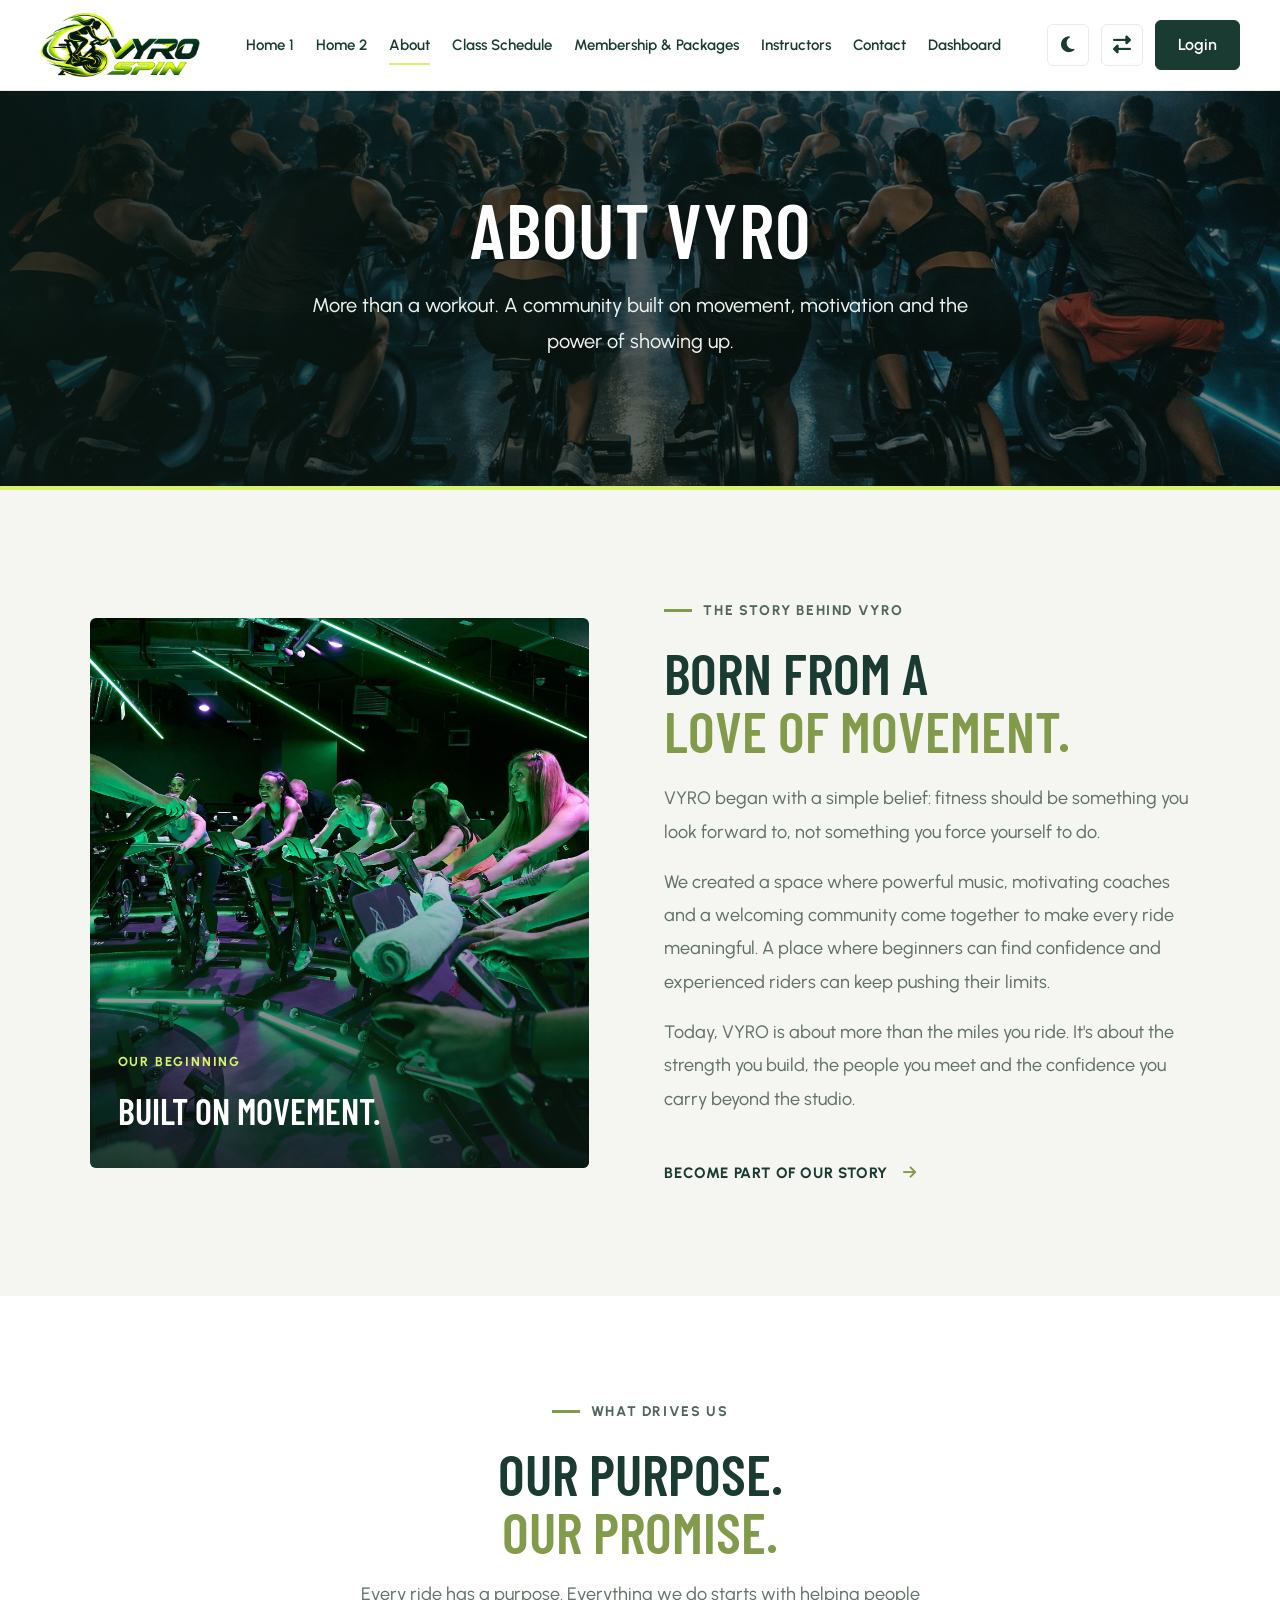
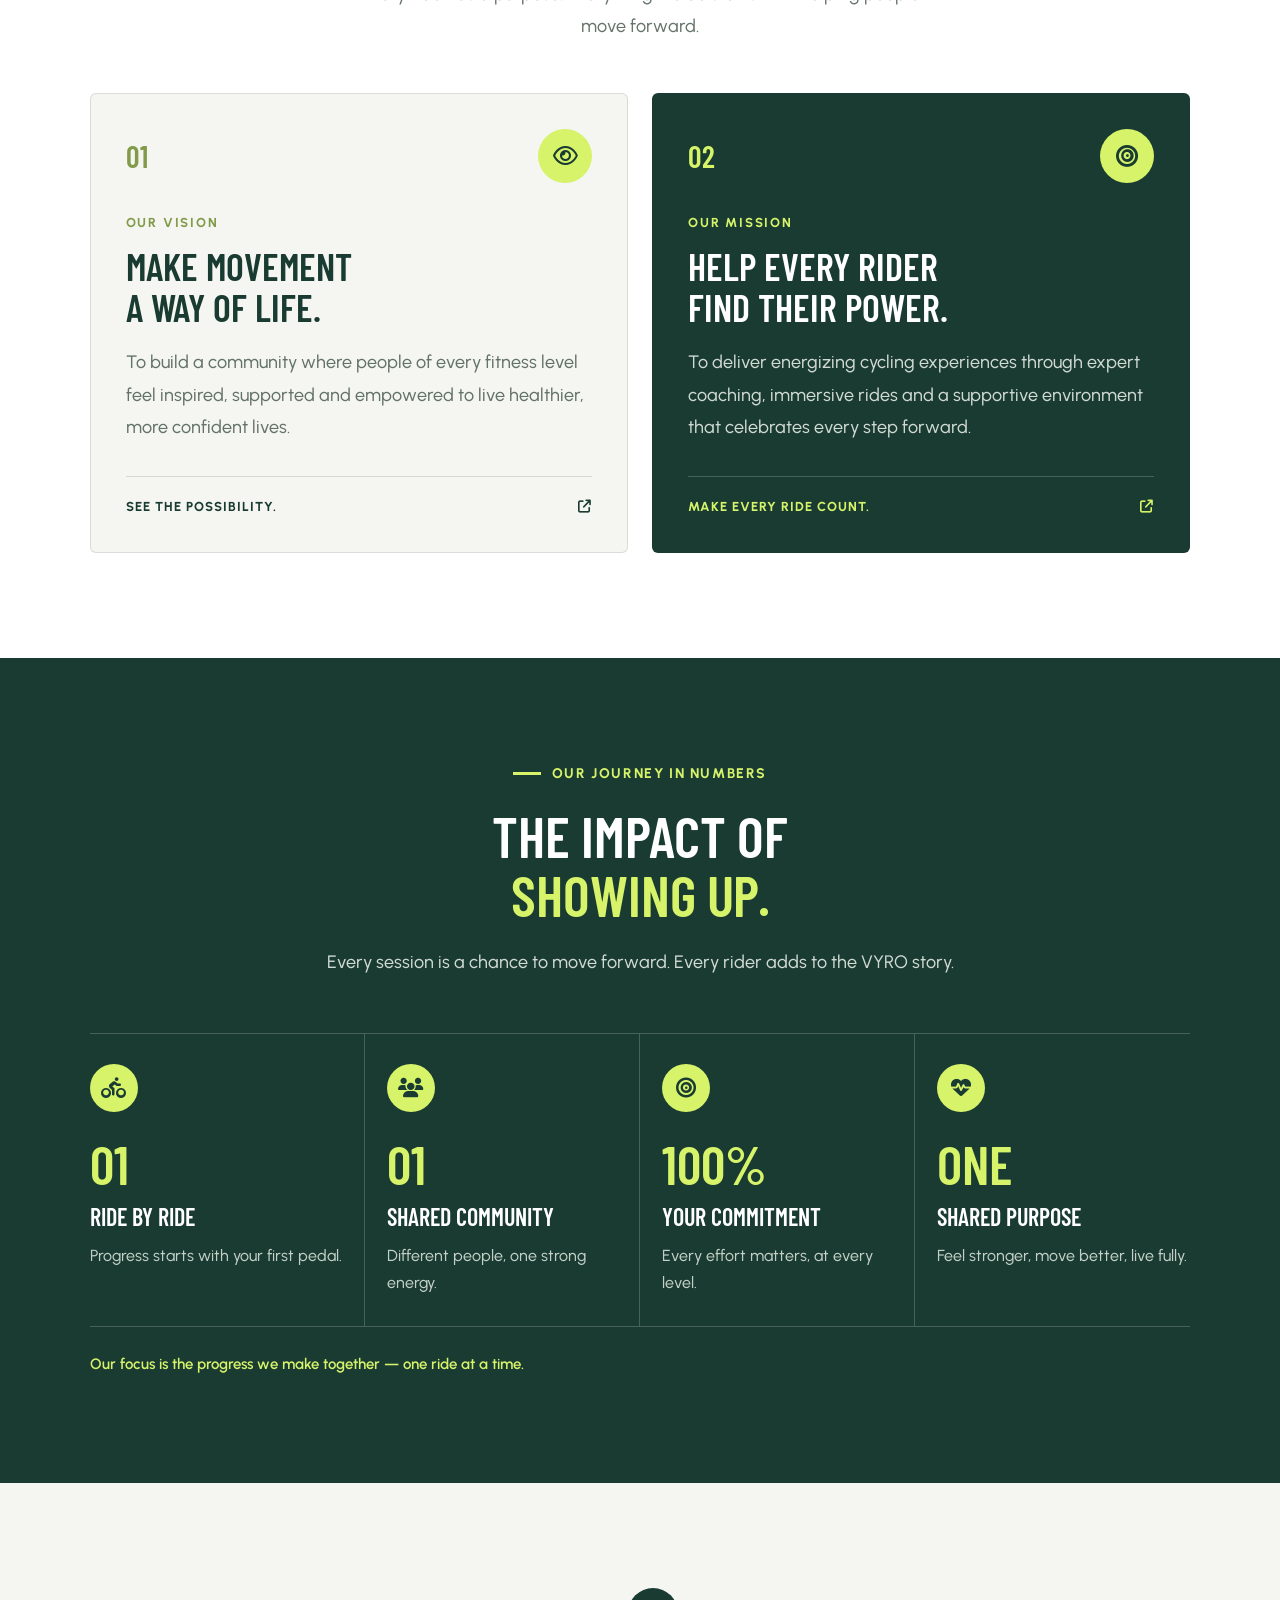
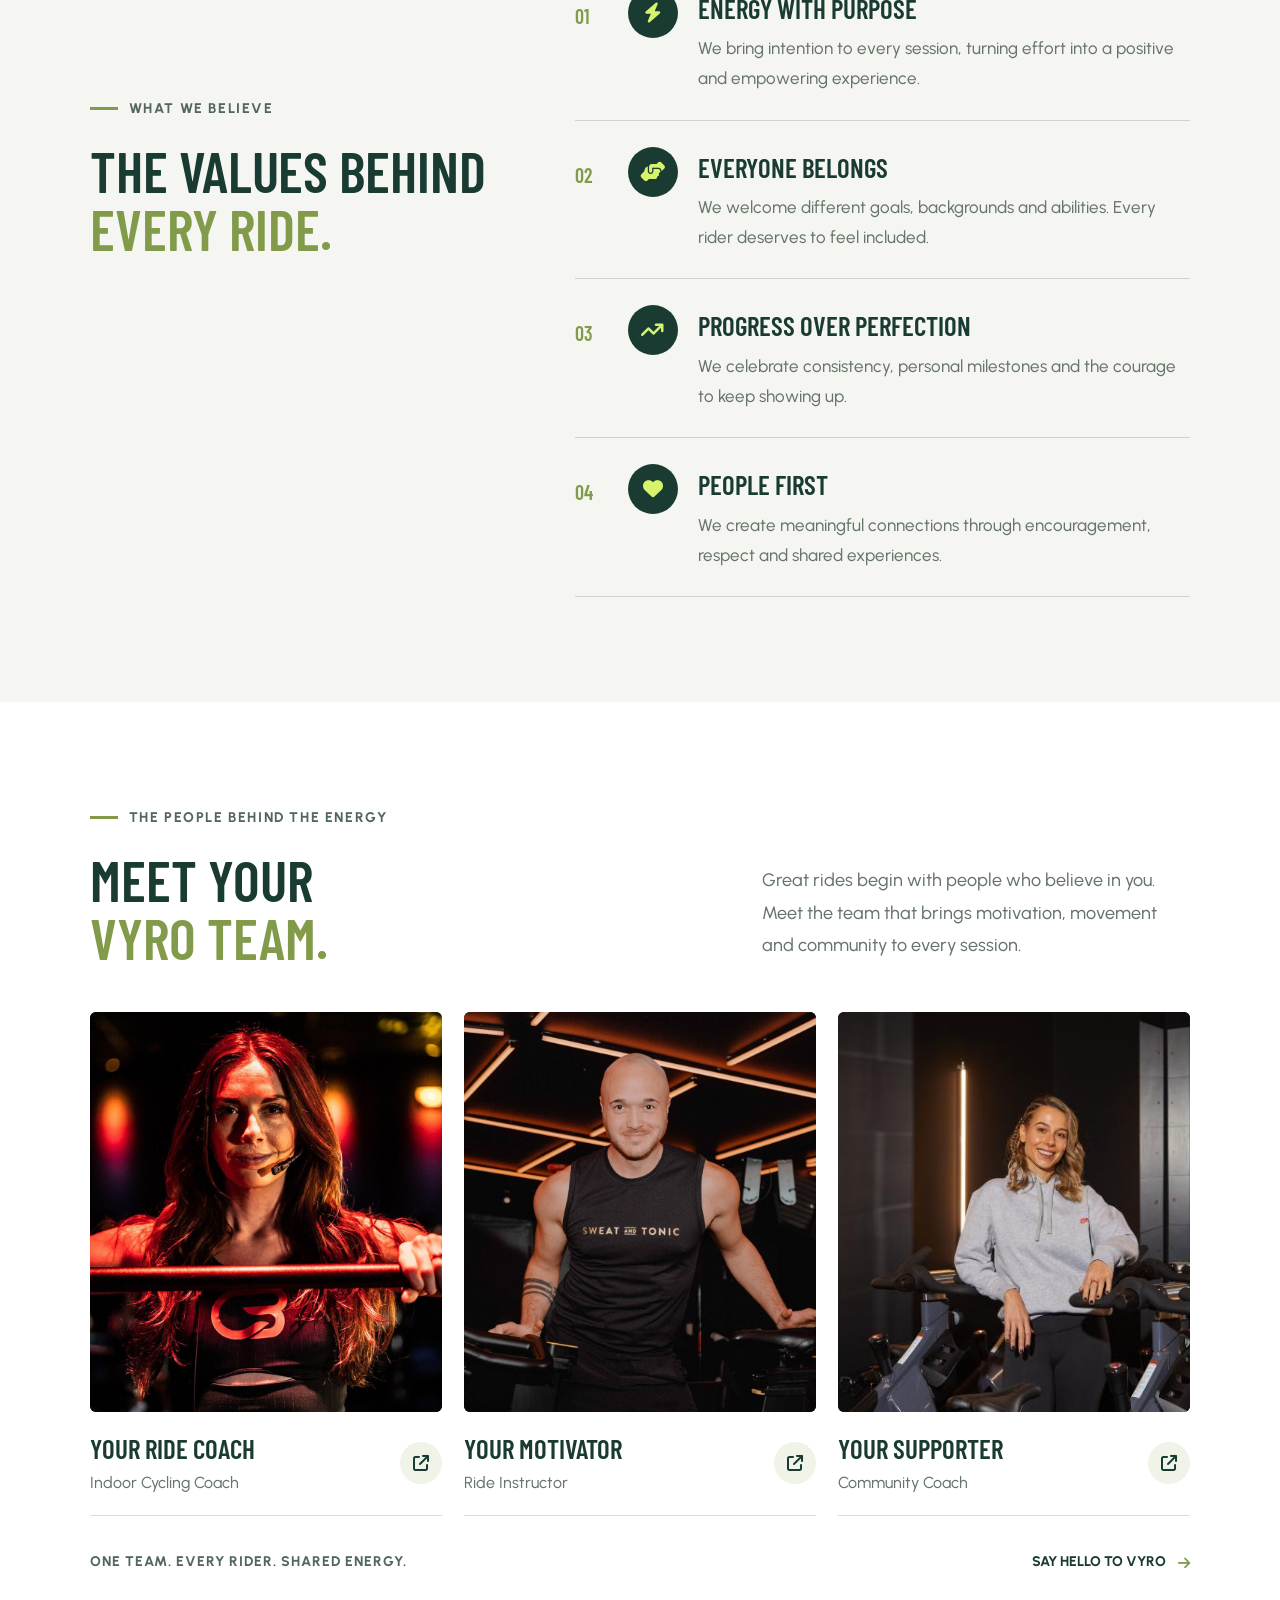
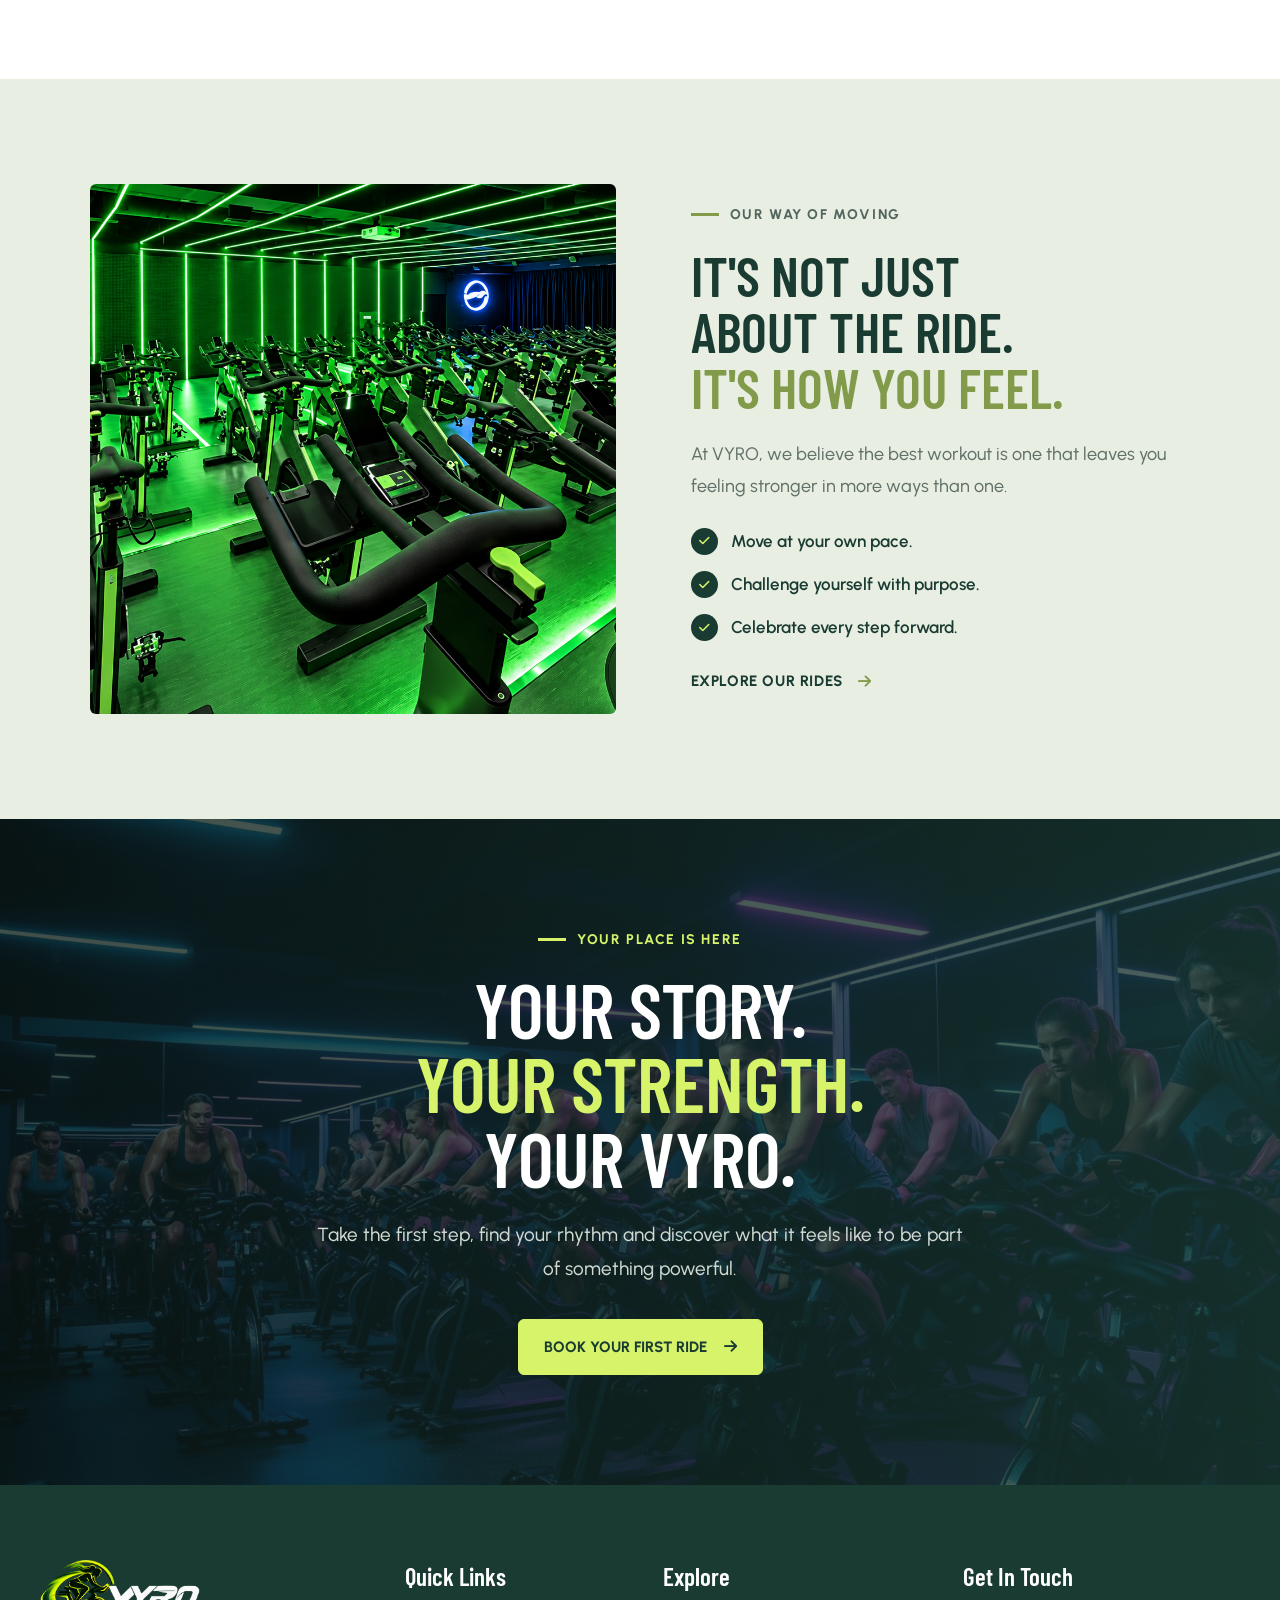
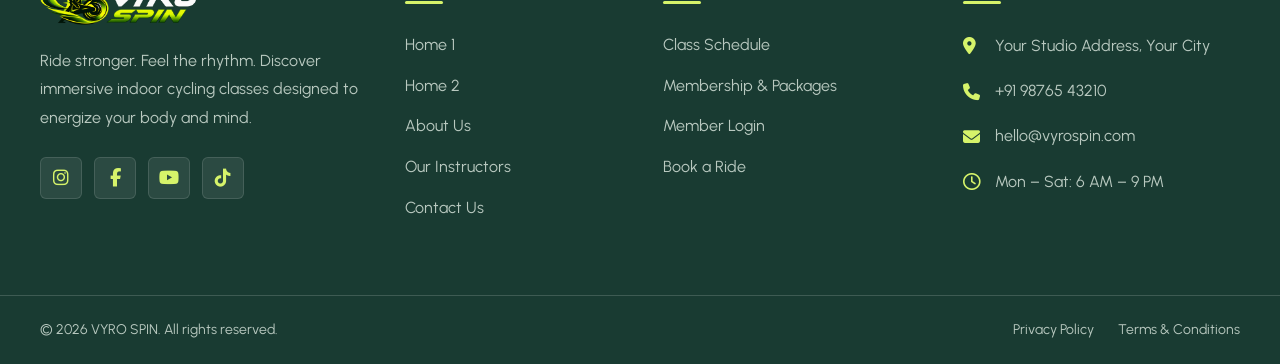
<file: about.html>
﻿<!DOCTYPE html>
<html lang="en">

<head>
    <script src="js/theme.js"></script>
    <meta charset="UTF-8">
    <meta name="viewport" content="width=device-width, initial-scale=1.0">

    <title>VYRO SPIN</title>

    <meta name="description" content="Ride stronger with VYRO SPIN, your indoor cycling and performance studio.">

    <!-- Google Fonts -->
    <link rel="preconnect" href="https://fonts.googleapis.com">
    <link rel="preconnect" href="https://fonts.gstatic.com" crossorigin>

    <!-- Favicon -->
    <link rel="icon" type="image/png" href="images/favicon.png">
    <link rel="apple-touch-icon" href="images/favicon.png">

    <link
        href="https://fonts.googleapis.com/css2?family=Barlow+Condensed:wght@500;600;700;800&family=Urbanist:wght@400;500;600;700&display=swap"
        rel="stylesheet">

    <!-- Google Fonts and Font Awesome should be in <head>
    -->
    <link rel="stylesheet" href="https://cdnjs.cloudflare.com/ajax/libs/font-awesome/6.7.2/css/all.min.css">

    <!-- CSS -->
    <link rel="stylesheet" href="css/style.css">

</head>

<body>

    <!-- VYRO SPIN Header -->
    <header class="vyro-header" id="vyroHeader">
        <div class="vyro-header-inner">

            <!-- Logo: Left Edge -->
            <a href="index.html" class="vyro-logo" aria-label="VYRO SPIN Home">
                <img src="images/logo.png" alt="VYRO SPIN">
            </a>

            <!-- Center Navigation -->
            <nav class="vyro-nav" id="vyroNav" aria-label="Main navigation">
                <a href="index.html" class="vyro-nav-link active">Home 1</a>
                <a href="home-2.html" class="vyro-nav-link">Home 2</a>
                <a href="about.html" class="vyro-nav-link">About</a>
                <a href="class-schedule.html" class="vyro-nav-link">Class Schedule</a>
                <a href="membership.html" class="vyro-nav-link">Membership &amp; Packages</a>
                <a href="instructors.html" class="vyro-nav-link">Instructors</a>
                <a href="contact.html" class="vyro-nav-link">Contact</a>
                <a href="dashboard.html" class="vyro-nav-link">Dashboard</a>

                <!-- Responsive-only controls inside menu -->
                <div class="vyro-mobile-controls">
                    <button type="button" class="vyro-control-btn" data-theme-toggle aria-label="Toggle dark mode">
                        <i class="fa-solid fa-moon"></i>
                        <span>Dark Mode</span>
                    </button>

                    <button type="button" class="vyro-control-btn" data-rtl-toggle aria-label="Toggle RTL layout">
                        <i class="fa-solid fa-right-left"></i>
                        <span>RTL Mode</span>
                    </button>

                    <a href="login.html" class="vyro-login-btn">
                        Login
                    </a>
                </div>
            </nav>

            <!-- Desktop Right Controls -->
            <div class="vyro-desktop-controls">
                <button type="button" class="vyro-icon-btn" data-theme-toggle aria-label="Toggle dark mode"
                    title="Dark mode">
                    <i class="fa-solid fa-moon"></i>
                </button>

                <button type="button" class="vyro-icon-btn" data-rtl-toggle aria-label="Toggle RTL layout"
                    title="RTL mode">
                    <i class="fa-solid fa-right-left"></i>
                </button>

                <a href="login.html" class="vyro-login-btn">
                    Login
                </a>
            </div>

            <!-- Responsive Menu Toggle -->
            <button type="button" class="vyro-menu-toggle" id="vyroMenuToggle" aria-label="Open navigation menu"
                aria-expanded="false" aria-controls="vyroNav">
                <span></span>
                <span></span>
                <span></span>
            </button>

        </div>
    </header>

    <!-- =========================================
     SECTION 1: COMMON PAGE HERO
========================================= -->
    <section class="vyro-page-hero about-banner" id="vyroPageHero">
        <div class="vyro-page-hero-content">
            <h1>ABOUT VYRO</h1>
            <p>
                More than a workout. A community built on movement,
                motivation and the power of showing up.
            </p>
        </div>
    </section>


    <!-- =========================================
     SECTION 2: OUR STORY
========================================= -->
    <section class="vyro-about-story" id="vyroAboutStory">
        <div class="vyro-about-story-container">

            <div class="vyro-about-story-image">
                <img src="images/about-our-story.jpg" alt="Riders training together inside the VYRO cycling studio">

                <div class="vyro-about-story-image-label">
                    <span>OUR BEGINNING</span>
                    <strong>BUILT ON MOVEMENT.</strong>
                </div>
            </div>

            <div class="vyro-about-story-content">
                <span class="vyro-about-eyebrow">
                    <span></span> THE STORY BEHIND VYRO
                </span>

                <h2>
                    BORN FROM A<br>
                    <span>LOVE OF MOVEMENT.</span>
                </h2>

                <p>
                    VYRO began with a simple belief: fitness should be
                    something you look forward to, not something you force
                    yourself to do.
                </p>

                <p>
                    We created a space where powerful music, motivating
                    coaches and a welcoming community come together to make
                    every ride meaningful. A place where beginners can find
                    confidence and experienced riders can keep pushing
                    their limits.
                </p>

                <p>
                    Today, VYRO is about more than the miles you ride.
                    It's about the strength you build, the people you meet
                    and the confidence you carry beyond the studio.
                </p>

                <a href="schedule.html" class="vyro-about-text-link">
                    BECOME PART OF OUR STORY
                    <i class="fa-solid fa-arrow-right"></i>
                </a>
            </div>

        </div>
    </section>


    <!-- =========================================
     SECTION 3: VISION & MISSION
========================================= -->
    <section class="vyro-about-purpose" id="vyroAboutPurpose">
        <div class="vyro-about-purpose-container">

            <div class="vyro-about-section-heading">
                <span class="vyro-about-eyebrow">
                    <span></span> WHAT DRIVES US
                </span>

                <h2>
                    OUR PURPOSE.<br>
                    <span>OUR PROMISE.</span>
                </h2>

                <p>
                    Every ride has a purpose. Everything we do starts
                    with helping people move forward.
                </p>
            </div>

            <div class="vyro-about-purpose-grid">

                <article class="vyro-about-purpose-card vyro-about-vision">
                    <div class="vyro-about-purpose-top">
                        <span class="vyro-about-purpose-number">01</span>
                        <i class="fa-regular fa-eye"></i>
                    </div>

                    <span class="vyro-about-purpose-label">OUR VISION</span>

                    <h3>
                        MAKE MOVEMENT<br>
                        A WAY OF LIFE.
                    </h3>

                    <p>
                        To build a community where people of every fitness
                        level feel inspired, supported and empowered to
                        live healthier, more confident lives.
                    </p>

                    <div class="vyro-about-purpose-bottom">
                        <span>SEE THE POSSIBILITY.</span>
                        <i class="fa-solid fa-arrow-up-right-from-square"></i>
                    </div>
                </article>

                <article class="vyro-about-purpose-card vyro-about-mission">
                    <div class="vyro-about-purpose-top">
                        <span class="vyro-about-purpose-number">02</span>
                        <i class="fa-solid fa-bullseye"></i>
                    </div>

                    <span class="vyro-about-purpose-label">OUR MISSION</span>

                    <h3>
                        HELP EVERY RIDER<br>
                        FIND THEIR POWER.
                    </h3>

                    <p>
                        To deliver energizing cycling experiences through
                        expert coaching, immersive rides and a supportive
                        environment that celebrates every step forward.
                    </p>

                    <div class="vyro-about-purpose-bottom">
                        <span>MAKE EVERY RIDE COUNT.</span>
                        <i class="fa-solid fa-arrow-up-right-from-square"></i>
                    </div>
                </article>

            </div>
        </div>
    </section>


    <!-- =========================================
     SECTION 4: NUMBER STATS
========================================= -->
    <section class="vyro-about-stats" id="vyroAboutStats">
        <div class="vyro-about-stats-container">

            <div class="vyro-about-stats-heading">
                <span class="vyro-about-eyebrow">
                    <span></span> OUR JOURNEY IN NUMBERS
                </span>

                <h2>
                    THE IMPACT OF<br>
                    <span>SHOWING UP.</span>
                </h2>

                <p>
                    Every session is a chance to move forward.
                    Every rider adds to the VYRO story.
                </p>
            </div>

            <div class="vyro-about-stats-grid">

                <div class="vyro-about-stat">
                    <span class="vyro-about-stat-icon">
                        <i class="fa-solid fa-person-biking"></i>
                    </span>
                    <strong>01</strong>
                    <h3>RIDE BY RIDE</h3>
                    <p>Progress starts with your first pedal.</p>
                </div>

                <div class="vyro-about-stat">
                    <span class="vyro-about-stat-icon">
                        <i class="fa-solid fa-users"></i>
                    </span>
                    <strong>01</strong>
                    <h3>SHARED COMMUNITY</h3>
                    <p>Different people, one strong energy.</p>
                </div>

                <div class="vyro-about-stat">
                    <span class="vyro-about-stat-icon">
                        <i class="fa-solid fa-bullseye"></i>
                    </span>
                    <strong>100%</strong>
                    <h3>YOUR COMMITMENT</h3>
                    <p>Every effort matters, at every level.</p>
                </div>

                <div class="vyro-about-stat">
                    <span class="vyro-about-stat-icon">
                        <i class="fa-solid fa-heart-pulse"></i>
                    </span>
                    <strong>ONE</strong>
                    <h3>SHARED PURPOSE</h3>
                    <p>Feel stronger, move better, live fully.</p>
                </div>

            </div>

            <p class="vyro-about-stats-note">
                Our focus is the progress we make together — one ride at a time.
            </p>

        </div>
    </section>


    <!-- =========================================
     SECTION 5: OUR CORE VALUES
========================================= -->
    <section class="vyro-about-values" id="vyroAboutValues">
        <div class="vyro-about-values-container">

            <div class="vyro-about-values-heading">
                <span class="vyro-about-eyebrow">
                    <span></span> WHAT WE BELIEVE
                </span>

                <h2>
                    THE VALUES BEHIND<br>
                    <span>EVERY RIDE.</span>
                </h2>
            </div>

            <div class="vyro-about-values-list">

                <article class="vyro-about-value">
                    <span class="vyro-about-value-number">01</span>
                    <div class="vyro-about-value-icon">
                        <i class="fa-solid fa-bolt"></i>
                    </div>
                    <div class="vyro-about-value-content">
                        <h3>ENERGY WITH PURPOSE</h3>
                        <p>
                            We bring intention to every session, turning
                            effort into a positive and empowering experience.
                        </p>
                    </div>
                    <span class="vyro-about-value-word">ENERGY</span>
                </article>

                <article class="vyro-about-value">
                    <span class="vyro-about-value-number">02</span>
                    <div class="vyro-about-value-icon">
                        <i class="fa-solid fa-handshake-angle"></i>
                    </div>
                    <div class="vyro-about-value-content">
                        <h3>EVERYONE BELONGS</h3>
                        <p>
                            We welcome different goals, backgrounds and
                            abilities. Every rider deserves to feel included.
                        </p>
                    </div>
                    <span class="vyro-about-value-word">BELONGING</span>
                </article>

                <article class="vyro-about-value">
                    <span class="vyro-about-value-number">03</span>
                    <div class="vyro-about-value-icon">
                        <i class="fa-solid fa-arrow-trend-up"></i>
                    </div>
                    <div class="vyro-about-value-content">
                        <h3>PROGRESS OVER PERFECTION</h3>
                        <p>
                            We celebrate consistency, personal milestones
                            and the courage to keep showing up.
                        </p>
                    </div>
                    <span class="vyro-about-value-word">PROGRESS</span>
                </article>

                <article class="vyro-about-value">
                    <span class="vyro-about-value-number">04</span>
                    <div class="vyro-about-value-icon">
                        <i class="fa-solid fa-heart"></i>
                    </div>
                    <div class="vyro-about-value-content">
                        <h3>PEOPLE FIRST</h3>
                        <p>
                            We create meaningful connections through
                            encouragement, respect and shared experiences.
                        </p>
                    </div>
                    <span class="vyro-about-value-word">CONNECTION</span>
                </article>

            </div>
        </div>
    </section>


    <!-- =========================================
     SECTION 6: MEET THE TEAM
========================================= -->
    <section class="vyro-about-team" id="vyroAboutTeam">
        <div class="vyro-about-team-container">

            <div class="vyro-about-team-heading">
                <div>
                    <span class="vyro-about-eyebrow">
                        <span></span> THE PEOPLE BEHIND THE ENERGY
                    </span>

                    <h2>
                        MEET YOUR<br>
                        <span>VYRO TEAM.</span>
                    </h2>
                </div>

                <p>
                    Great rides begin with people who believe in you.
                    Meet the team that brings motivation, movement and
                    community to every session.
                </p>
            </div>

            <div class="vyro-about-team-grid">

                <article class="vyro-about-team-card">
                    <div class="vyro-about-team-image">
                        <img src="images/team-coach-1.jpg" alt="VYRO indoor cycling coach">

                    </div>

                    <div class="vyro-about-team-info">
                        <div>
                            <h3>YOUR RIDE COACH</h3>
                            <p>Indoor Cycling Coach</p>
                        </div>
                        <span class="vyro-about-team-arrow">
                            <i class="fa-solid fa-arrow-up-right-from-square"></i>
                        </span>
                    </div>
                </article>

                <article class="vyro-about-team-card">
                    <div class="vyro-about-team-image">
                        <img src="images/team-coach-2.jpg" alt="VYRO fitness instructor">

                    </div>

                    <div class="vyro-about-team-info">
                        <div>
                            <h3>YOUR MOTIVATOR</h3>
                            <p>Ride Instructor</p>
                        </div>
                        <span class="vyro-about-team-arrow">
                            <i class="fa-solid fa-arrow-up-right-from-square"></i>
                        </span>
                    </div>
                </article>

                <article class="vyro-about-team-card">
                    <div class="vyro-about-team-image">
                        <img src="images/team-coach-3.jpg" alt="VYRO group fitness coach">

                    </div>

                    <div class="vyro-about-team-info">
                        <div>
                            <h3>YOUR SUPPORTER</h3>
                            <p>Community Coach</p>
                        </div>
                        <span class="vyro-about-team-arrow">
                            <i class="fa-solid fa-arrow-up-right-from-square"></i>
                        </span>
                    </div>
                </article>

            </div>

            <div class="vyro-about-team-footer">
                <p>ONE TEAM. EVERY RIDER. SHARED ENERGY.</p>
                <a href="contact.html">
                    SAY HELLO TO VYRO
                    <i class="fa-solid fa-arrow-right"></i>
                </a>
            </div>

        </div>
    </section>


    <!-- =========================================
     SECTION 7: OUR RIDE PHILOSOPHY
========================================= -->
    <section class="vyro-about-philosophy" id="vyroAboutPhilosophy">
        <div class="vyro-about-philosophy-container">

            <div class="vyro-about-philosophy-image">
                <img src="images/about-ride-philosophy.jpg" alt="Cyclists moving together during a studio ride">
            </div>

            <div class="vyro-about-philosophy-content">
                <span class="vyro-about-eyebrow">
                    <span></span> OUR WAY OF MOVING
                </span>

                <h2>
                    IT'S NOT JUST<br>
                    ABOUT THE RIDE.<br>
                    <span>IT'S HOW YOU FEEL.</span>
                </h2>

                <p>
                    At VYRO, we believe the best workout is one that leaves
                    you feeling stronger in more ways than one.
                </p>

                <div class="vyro-about-philosophy-points">
                    <div>
                        <i class="fa-solid fa-check"></i>
                        <span>Move at your own pace.</span>
                    </div>

                    <div>
                        <i class="fa-solid fa-check"></i>
                        <span>Challenge yourself with purpose.</span>
                    </div>

                    <div>
                        <i class="fa-solid fa-check"></i>
                        <span>Celebrate every step forward.</span>
                    </div>
                </div>

                <a href="classes.html" class="vyro-about-text-link">
                    EXPLORE OUR RIDES
                    <i class="fa-solid fa-arrow-right"></i>
                </a>
            </div>

        </div>
    </section>


    <!-- =========================================
     SECTION 8: FINAL CTA
========================================= -->
    <section class="vyro-about-final" id="vyroAboutFinal">
        <div class="vyro-about-final-content">

            <span class="vyro-about-eyebrow">
                <span></span> YOUR PLACE IS HERE
            </span>

            <h2>
                YOUR STORY.<br>
                <span>YOUR STRENGTH.</span><br>
                YOUR VYRO.
            </h2>

            <p>
                Take the first step, find your rhythm and discover
                what it feels like to be part of something powerful.
            </p>

            <a href="schedule.html" class="vyro-about-final-button">
                BOOK YOUR FIRST RIDE
                <i class="fa-solid fa-arrow-right"></i>
            </a>

        </div>
    </section>

    <!-- =========================
     VYRO SPIN FOOTER
========================= -->
    <footer class="vyro-footer">

        <div class="vyro-footer-main">
            <div class="vyro-footer-container">

                <!-- Brand -->
                <div class="vyro-footer-brand">
                    <a href="index.html" class="vyro-footer-logo">
                        <img src="images/logo-white.png" alt="VYRO SPIN">
                    </a>

                    <p>
                        Ride stronger. Feel the rhythm.
                        Discover immersive indoor cycling classes
                        designed to energize your body and mind.
                    </p>

                    <div class="vyro-footer-socials">
                        <a href="https://www.instagram.com/" aria-label="Instagram">
                            <i class="fa-brands fa-instagram"></i>
                        </a>

                        <a href="https://www.facebook.com/" aria-label="Facebook">
                            <i class="fa-brands fa-facebook-f"></i>
                        </a>

                        <a href="https://www.youtube.com/" aria-label="YouTube">
                            <i class="fa-brands fa-youtube"></i>
                        </a>

                        <a href="https://www.tiktok.com/" aria-label="TikTok">
                            <i class="fa-brands fa-tiktok"></i>
                        </a>
                    </div>
                </div>

                <!-- Quick Links -->
                <div class="vyro-footer-column">
                    <h3>Quick Links</h3>

                    <ul>
                        <li><a href="index.html">Home 1</a></li>
                        <li><a href="home-2.html">Home 2</a></li>
                        <li><a href="about.html">About Us</a></li>
                        <li><a href="instructors.html">Our Instructors</a></li>
                        <li><a href="contact.html">Contact Us</a></li>
                    </ul>
                </div>

                <!-- Classes -->
                <div class="vyro-footer-column">
                    <h3>Explore</h3>

                    <ul>
                        <li>
                            <a href="class-schedule.html">Class Schedule</a>
                        </li>
                        <li>
                            <a href="membership.html">Membership &amp; Packages</a>
                        </li>
                        <li>
                            <a href="login.html">Member Login</a>
                        </li>
                        <li>
                            <a href="class-schedule.html">Book a Ride</a>
                        </li>
                    </ul>
                </div>

                <!-- Contact -->
                <div class="vyro-footer-column vyro-footer-contact">
                    <h3>Get In Touch</h3>

                    <p>
                        <i class="fa-solid fa-location-dot"></i>
                        <span>Your Studio Address, Your City</span>
                    </p>

                    <p>
                        <i class="fa-solid fa-phone"></i>
                        <a href="tel:+919876543210">+91 98765 43210</a>
                    </p>

                    <p>
                        <i class="fa-solid fa-envelope"></i>
                        <a href="mailto:hello@vyrospin.com">
                            hello@vyrospin.com
                        </a>
                    </p>

                    <p>
                        <i class="fa-regular fa-clock"></i>
                        <span>Mon – Sat: 6 AM – 9 PM</span>
                    </p>
                </div>

            </div>
        </div>

        <!-- Footer Bottom -->
        <div class="vyro-footer-bottom">
            <div class="vyro-footer-bottom-inner">

                <p>
                    &copy; <span id="vyroCopyrightYear">2026</span>
                    VYRO SPIN. All rights reserved.
                </p>

                <div class="vyro-footer-legal">
                    <a href="#">Privacy Policy</a>
                    <a href="#">Terms &amp; Conditions</a>
                </div>

            </div>
        </div>

    </footer>

    <script src="js/main.js"></script>

</body>

</html>
</file>
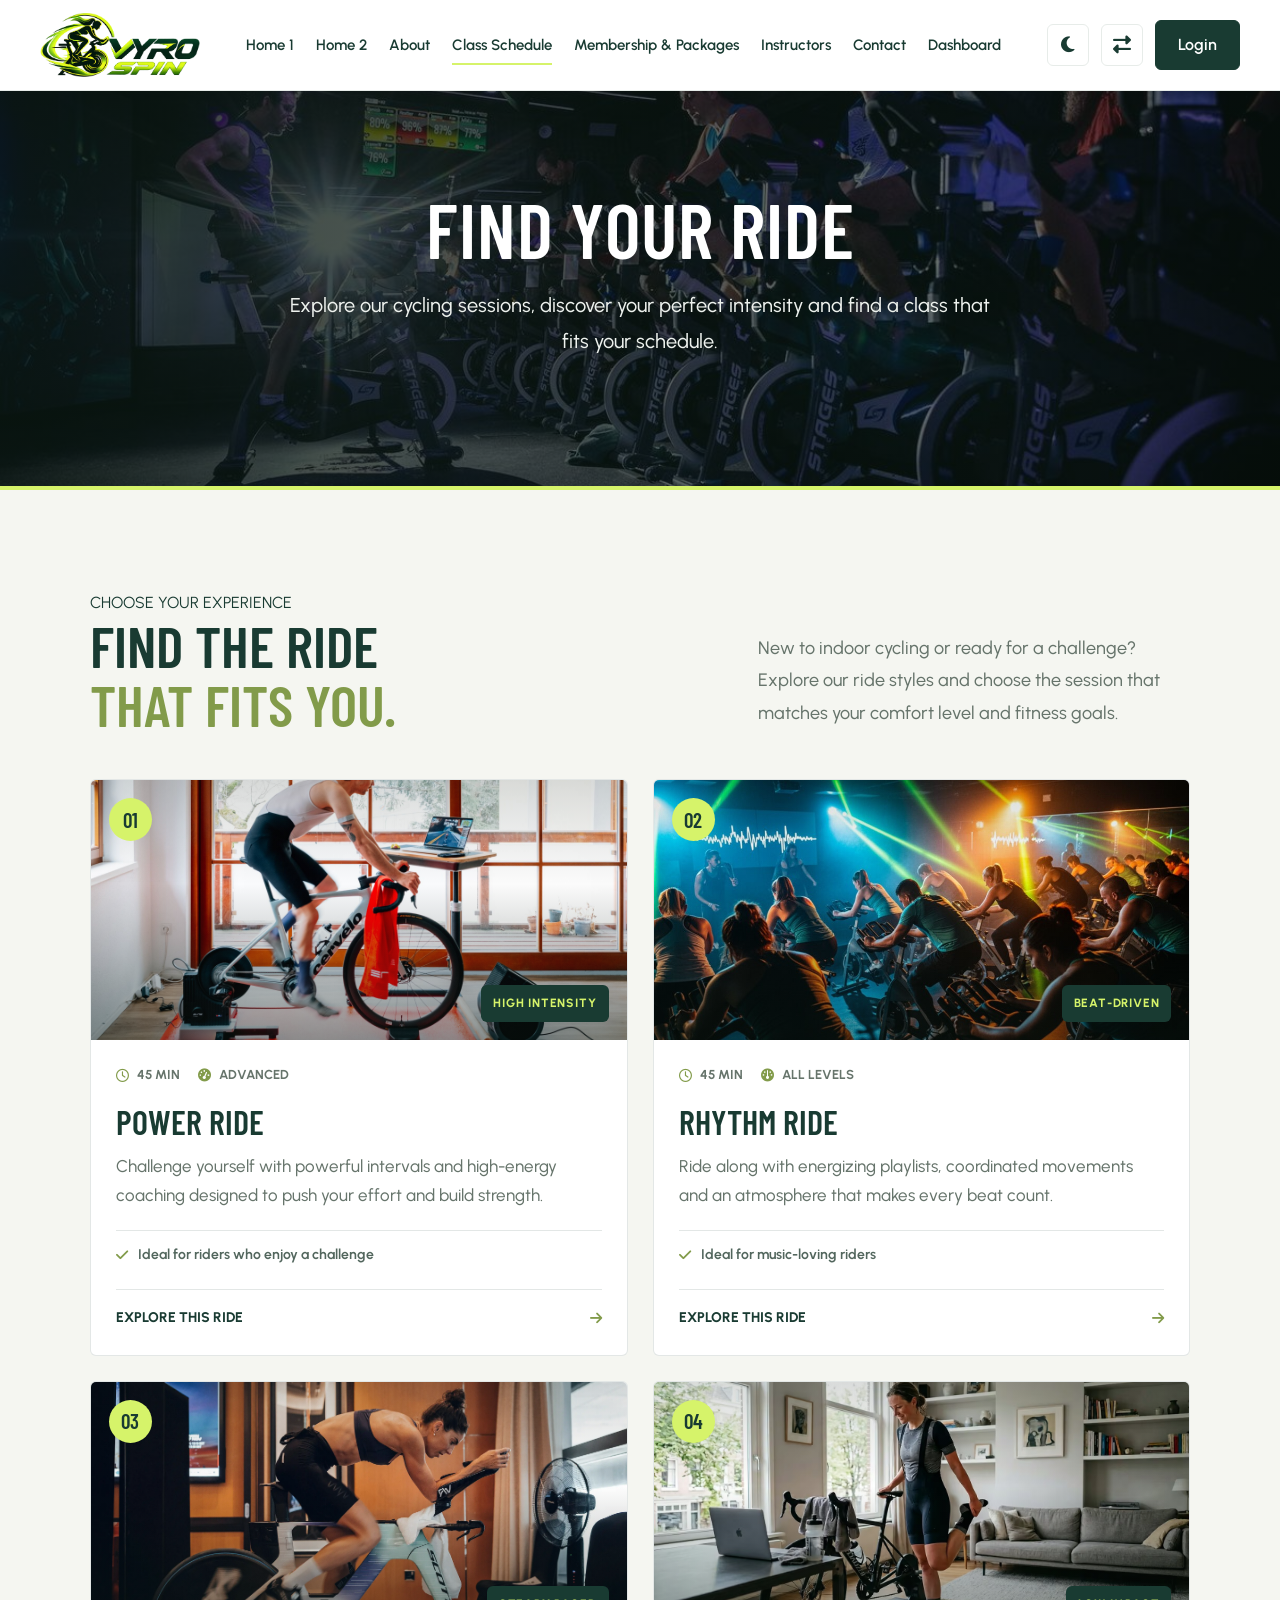
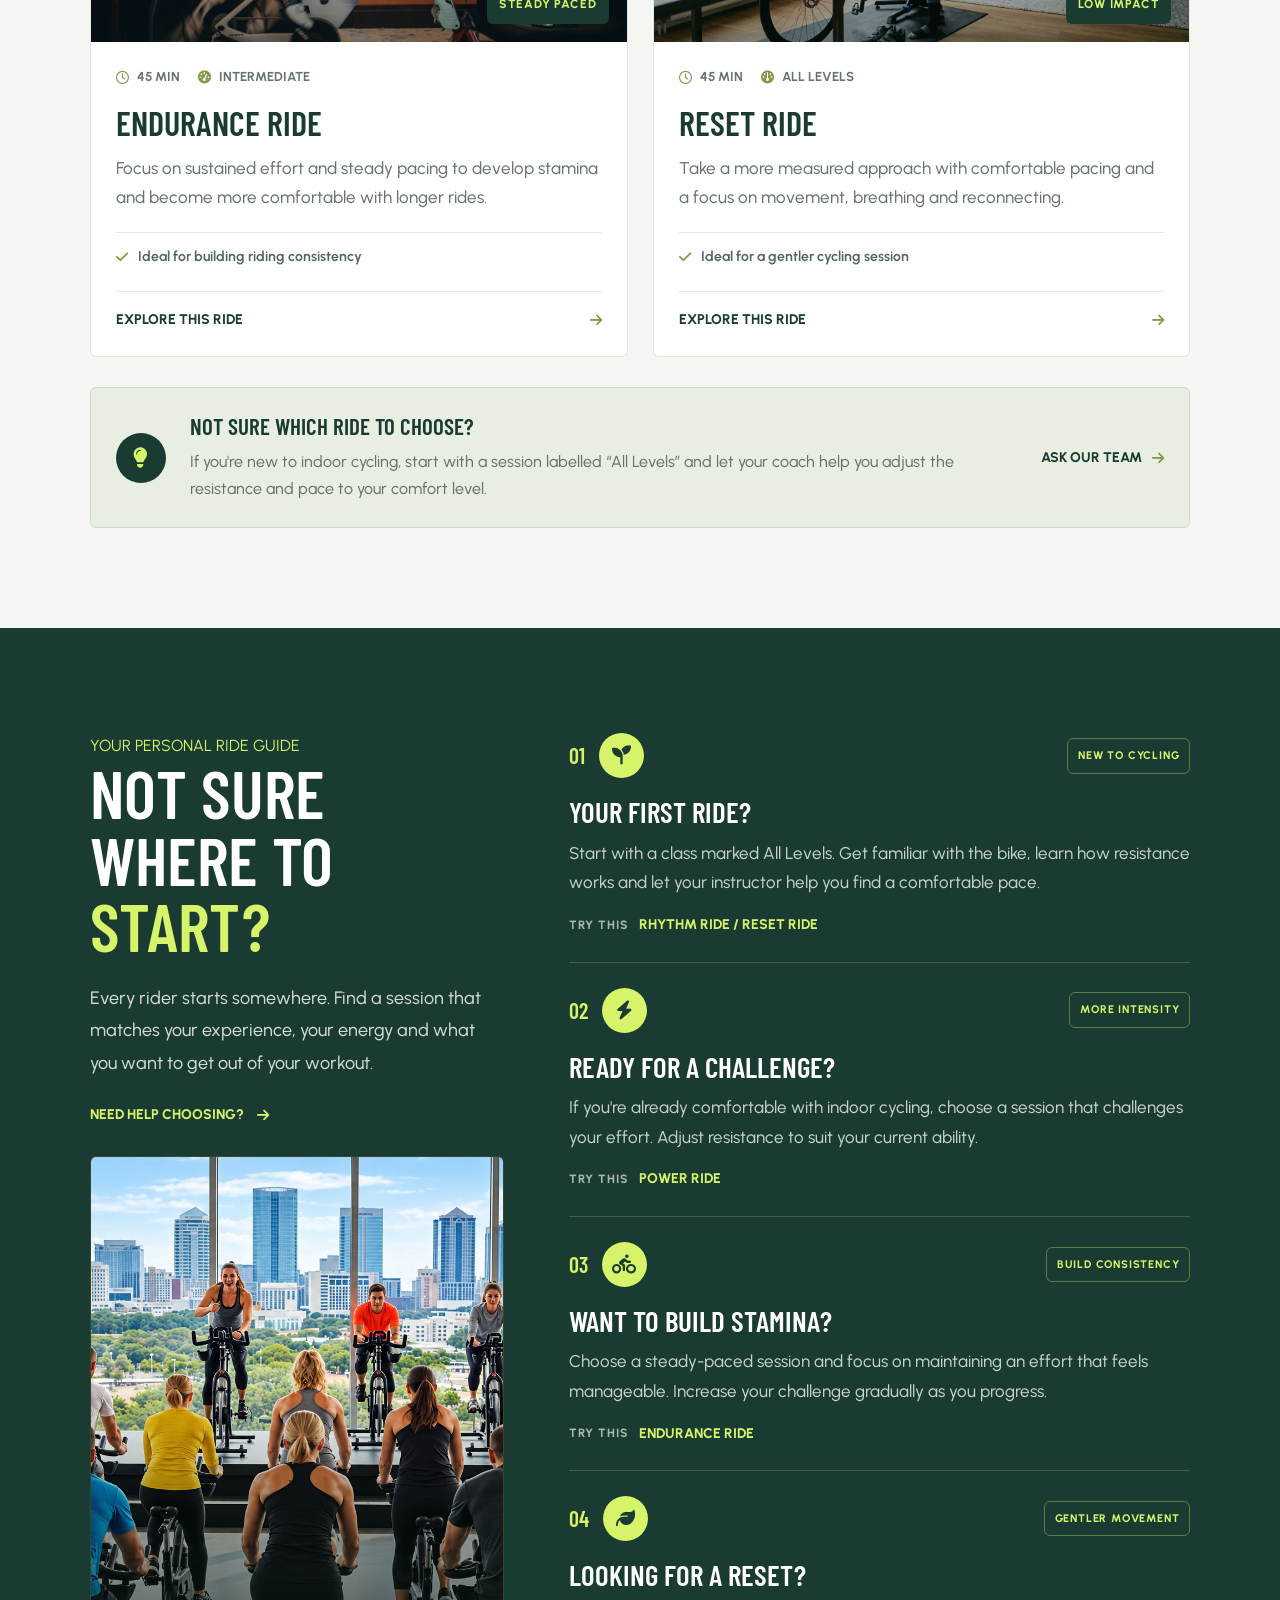
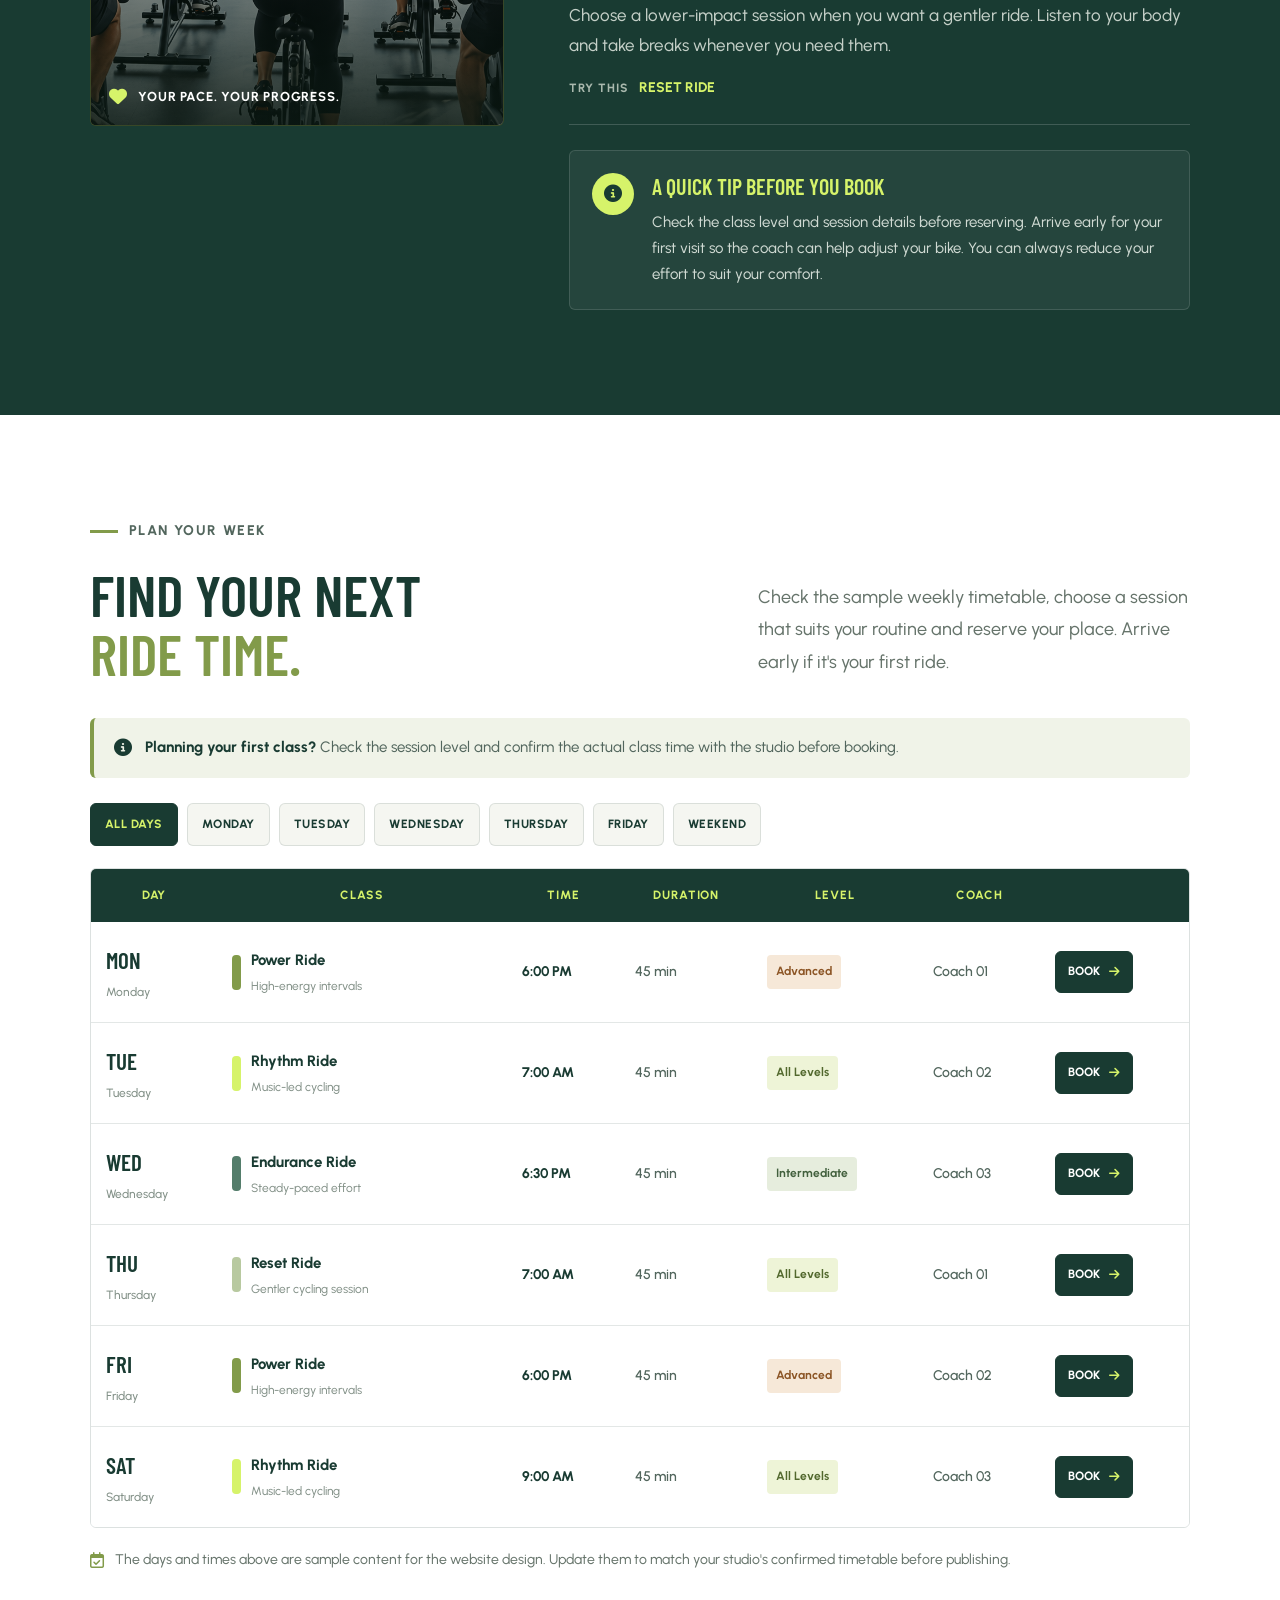
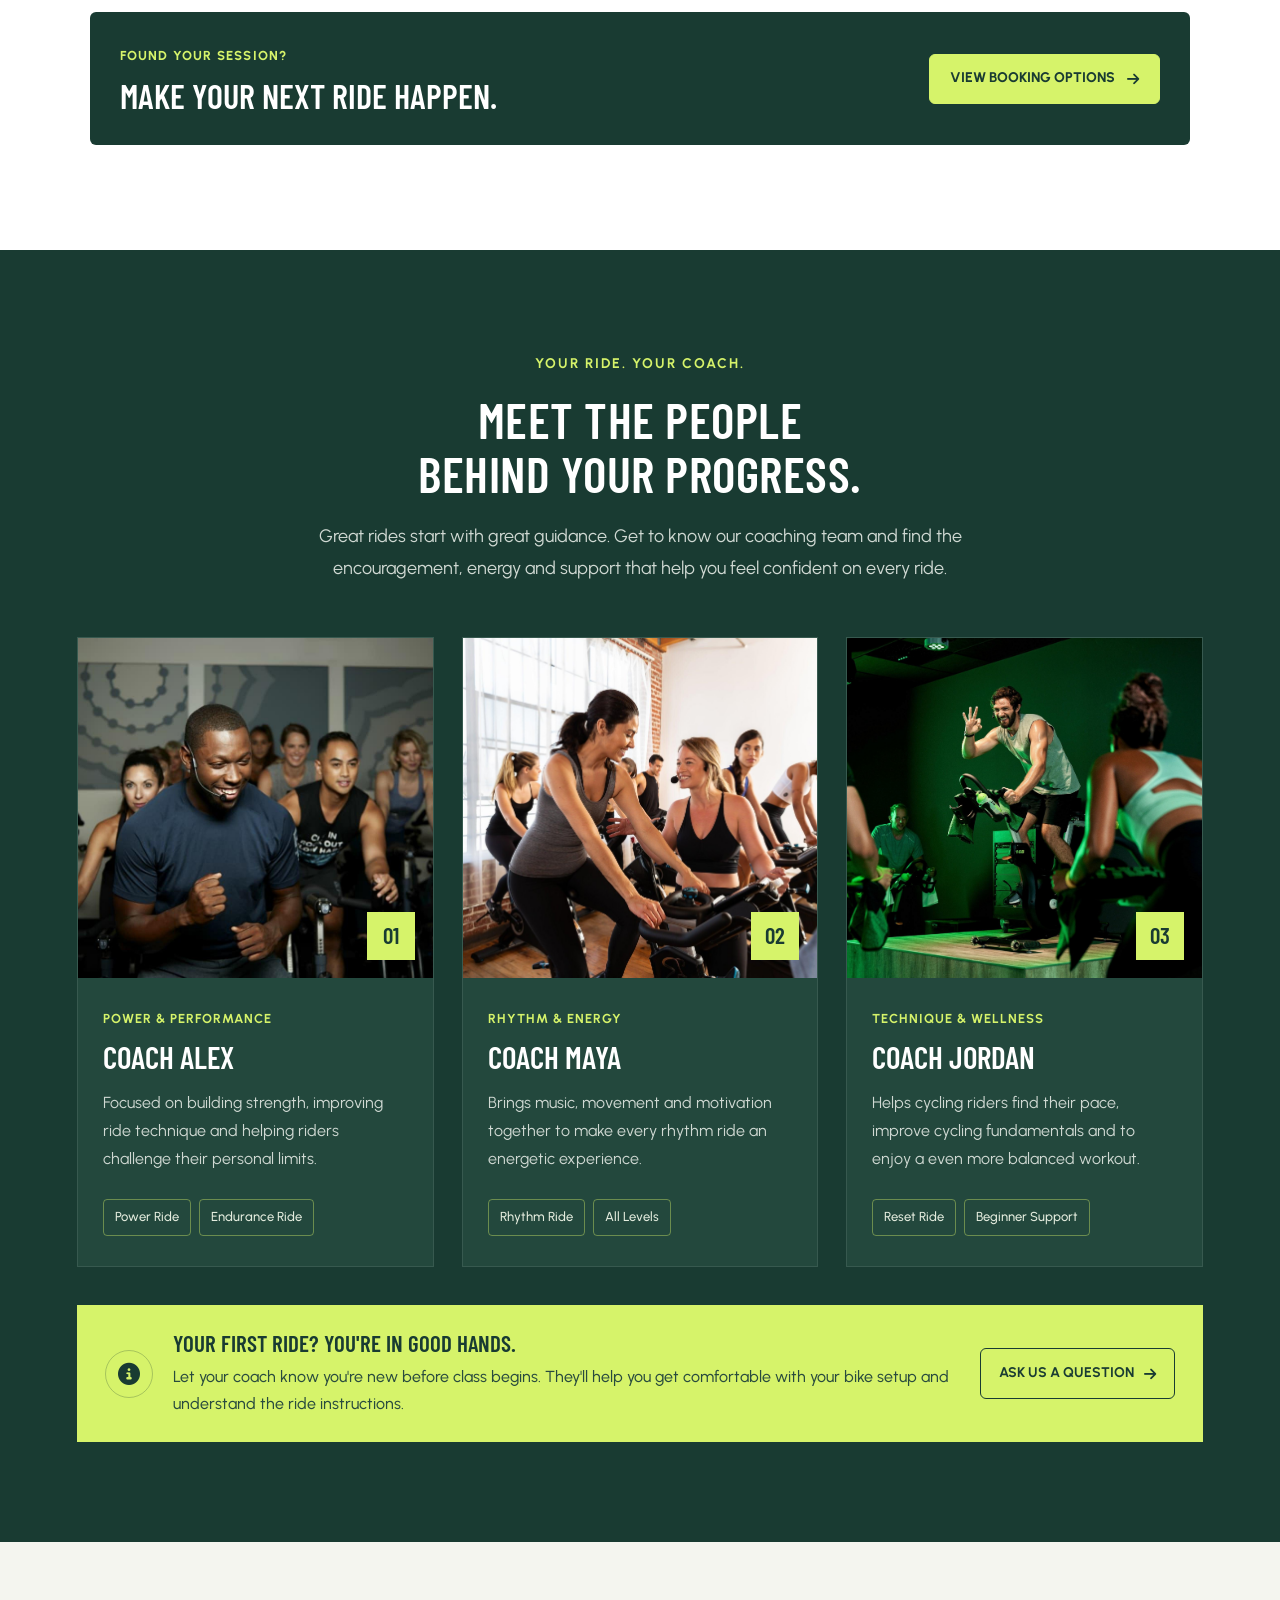
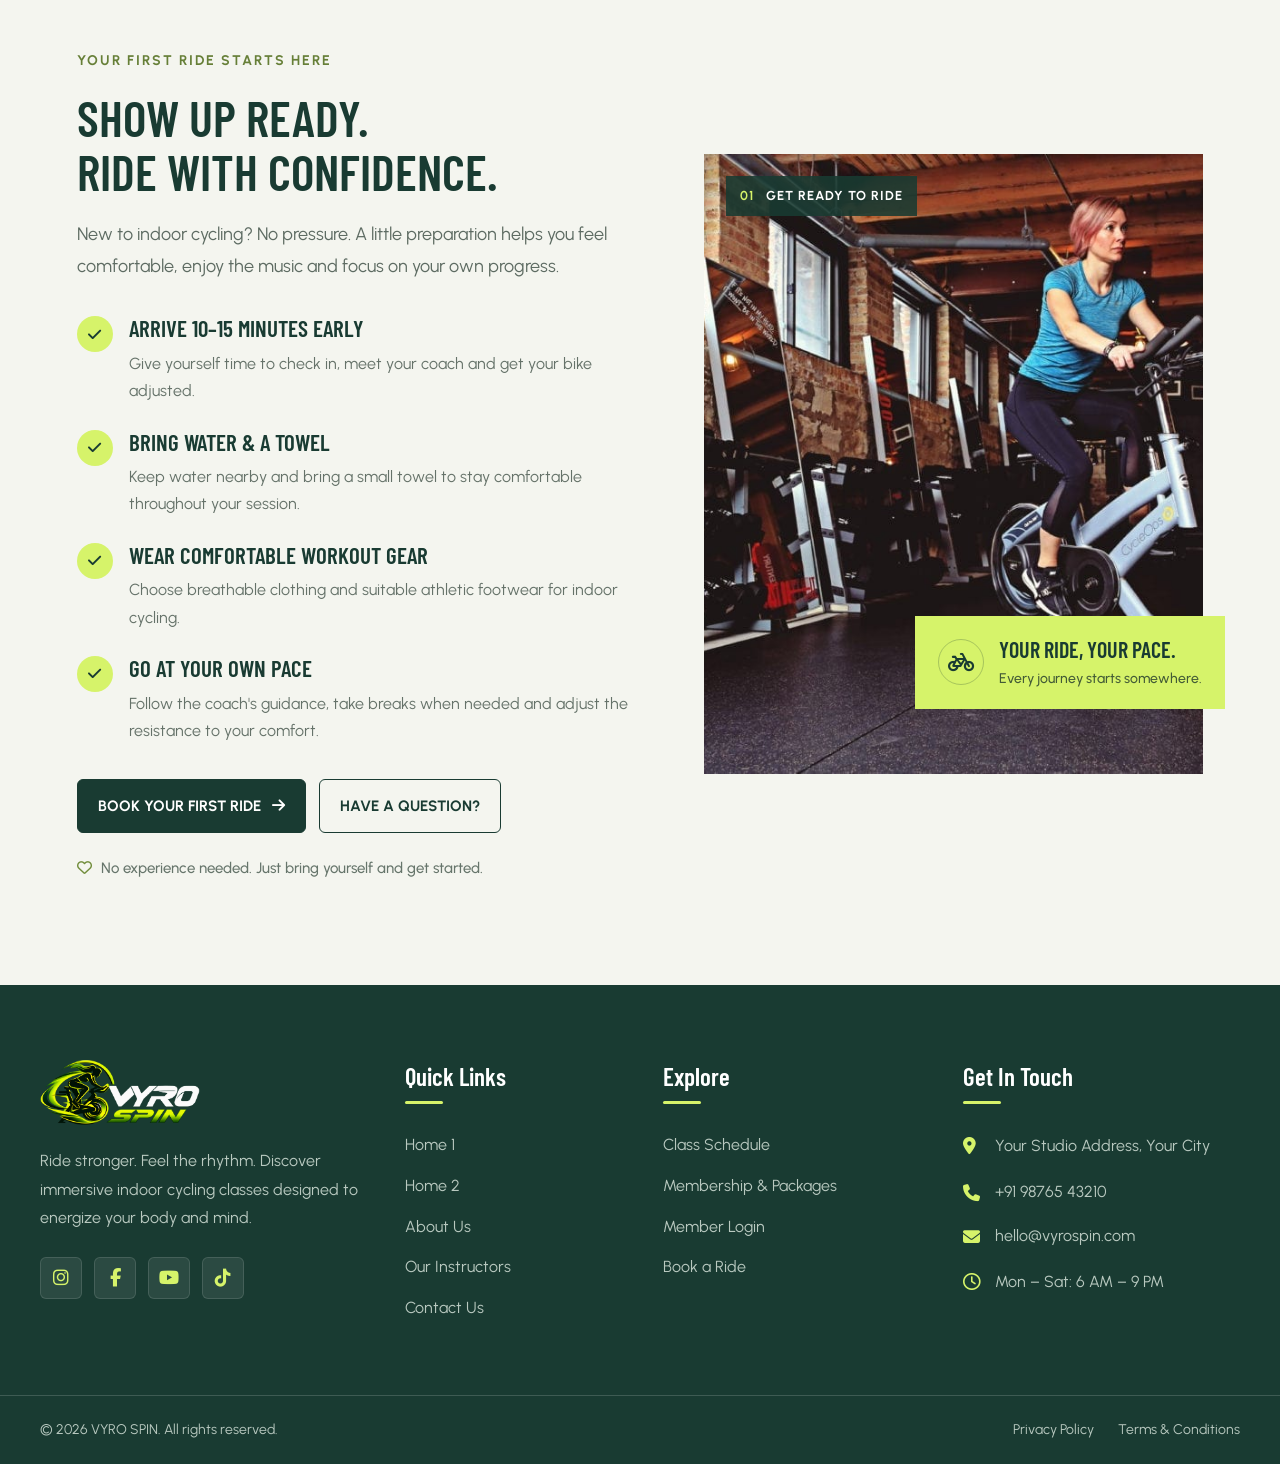
<file: class-schedule.html>
<!DOCTYPE html>
<html lang="en">

<head>
    <script src="js/theme.js"></script>
    <meta charset="UTF-8">
    <meta name="viewport" content="width=device-width, initial-scale=1.0">

    <title>VYRO SPIN</title>

    <meta name="description" content="Ride stronger with VYRO SPIN, your indoor cycling and performance studio.">

    <!-- Google Fonts -->
    <link rel="preconnect" href="https://fonts.googleapis.com">
    <link rel="preconnect" href="https://fonts.gstatic.com" crossorigin>

    <!-- Favicon -->
    <link rel="icon" type="image/png" href="images/favicon.png">
    <link rel="apple-touch-icon" href="images/favicon.png">

    <link
        href="https://fonts.googleapis.com/css2?family=Barlow+Condensed:wght@500;600;700;800&family=Urbanist:wght@400;500;600;700&display=swap"
        rel="stylesheet">

    <!-- Google Fonts and Font Awesome should be in <head>
    -->
    <link rel="stylesheet" href="https://cdnjs.cloudflare.com/ajax/libs/font-awesome/6.7.2/css/all.min.css">

    <!-- CSS -->
    <link rel="stylesheet" href="css/style.css">

</head>

<body>


    <!-- VYRO SPIN Header -->
    <header class="vyro-header" id="vyroHeader">
        <div class="vyro-header-inner">

            <!-- Logo: Left Edge -->
            <a href="index.html" class="vyro-logo" aria-label="VYRO SPIN Home">
                <img src="images/logo.png" alt="VYRO SPIN">
            </a>

            <!-- Center Navigation -->
            <nav class="vyro-nav" id="vyroNav" aria-label="Main navigation">
                <a href="index.html" class="vyro-nav-link active">Home 1</a>
                <a href="home-2.html" class="vyro-nav-link">Home 2</a>
                <a href="about.html" class="vyro-nav-link">About</a>
                <a href="class-schedule.html" class="vyro-nav-link">Class Schedule</a>
                <a href="membership.html" class="vyro-nav-link">Membership &amp; Packages</a>
                <a href="instructors.html" class="vyro-nav-link">Instructors</a>
                <a href="contact.html" class="vyro-nav-link">Contact</a>
                <a href="dashboard.html" class="vyro-nav-link">Dashboard</a>

                <!-- Responsive-only controls inside menu -->
                <div class="vyro-mobile-controls">
                    <button type="button" class="vyro-control-btn" data-theme-toggle aria-label="Toggle dark mode">
                        <i class="fa-solid fa-moon"></i>
                        <span>Dark Mode</span>
                    </button>

                    <button type="button" class="vyro-control-btn" data-rtl-toggle aria-label="Toggle RTL layout">
                        <i class="fa-solid fa-right-left"></i>
                        <span>RTL Mode</span>
                    </button>

                    <a href="login.html" class="vyro-login-btn">
                        Login
                    </a>
                </div>
            </nav>

            <!-- Desktop Right Controls -->
            <div class="vyro-desktop-controls">
                <button type="button" class="vyro-icon-btn" data-theme-toggle aria-label="Toggle dark mode"
                    title="Dark mode">
                    <i class="fa-solid fa-moon"></i>
                </button>

                <button type="button" class="vyro-icon-btn" data-rtl-toggle aria-label="Toggle RTL layout"
                    title="RTL mode">
                    <i class="fa-solid fa-right-left"></i>
                </button>

                <a href="login.html" class="vyro-login-btn">
                    Login
                </a>
            </div>

            <!-- Responsive Menu Toggle -->
            <button type="button" class="vyro-menu-toggle" id="vyroMenuToggle" aria-label="Open navigation menu"
                aria-expanded="false" aria-controls="vyroNav">
                <span></span>
                <span></span>
                <span></span>
            </button>

        </div>
    </header>

    <!-- =========================================
     SECTION 1: COMMON PAGE HERO
========================================= -->
    <section class="vyro-page-hero cs-banner" id="vyroPageHero">
        <div class="vyro-page-hero-content">
            <h1>FIND YOUR RIDE</h1>
            <p>
                Explore our cycling sessions, discover your perfect intensity and find a class that fits your schedule.

            </p>
        </div>
    </section>

    <!-- SECTION 2: EXPLORE OUR RIDES -->
    <section class="vyro-schedule-rides" id="vyroScheduleRides">

        <div class="vyro-schedule-rides-container">

            <div class="vyro-schedule-rides-heading">
                <div>
                    <span class="vyro-schedule-eyebrow">
                        <span></span> CHOOSE YOUR EXPERIENCE
                    </span>

                    <h2>
                        FIND THE RIDE<br>
                        <span>THAT FITS YOU.</span>
                    </h2>
                </div>

                <p>
                    New to indoor cycling or ready for a challenge?
                    Explore our ride styles and choose the session
                    that matches your comfort level and fitness goals.
                </p>
            </div>

            <div class="vyro-schedule-rides-grid">

                <!-- POWER RIDE -->
                <article class="vyro-schedule-ride-card">

                    <div class="vyro-schedule-ride-image">
                        <img src="images/session-power.jpg" alt="High-intensity indoor cycling workout">

                        <span class="vyro-schedule-ride-number">01</span>
                        <span class="vyro-schedule-ride-intensity">
                            HIGH INTENSITY
                        </span>
                    </div>

                    <div class="vyro-schedule-ride-content">
                        <div class="vyro-schedule-ride-meta">
                            <span>
                                <i class="fa-regular fa-clock"></i>
                                45 MIN
                            </span>
                            <span>
                                <i class="fa-solid fa-gauge-high"></i>
                                ADVANCED
                            </span>
                        </div>

                        <h3>POWER RIDE</h3>

                        <p>
                            Challenge yourself with powerful intervals
                            and high-energy coaching designed to push
                            your effort and build strength.
                        </p>

                        <div class="vyro-schedule-ride-benefit">
                            <i class="fa-solid fa-check"></i>
                            Ideal for riders who enjoy a challenge
                        </div>

                        <a href="booking.html?class=power-ride">
                            EXPLORE THIS RIDE
                            <i class="fa-solid fa-arrow-right"></i>
                        </a>
                    </div>

                </article>


                <!-- RHYTHM RIDE -->
                <article class="vyro-schedule-ride-card">

                    <div class="vyro-schedule-ride-image">
                        <img src="images/session-rhythm.jpg" alt="Indoor cycling session with music and rhythm">

                        <span class="vyro-schedule-ride-number">02</span>
                        <span class="vyro-schedule-ride-intensity">
                            BEAT-DRIVEN
                        </span>
                    </div>

                    <div class="vyro-schedule-ride-content">
                        <div class="vyro-schedule-ride-meta">
                            <span>
                                <i class="fa-regular fa-clock"></i>
                                45 MIN
                            </span>
                            <span>
                                <i class="fa-solid fa-gauge"></i>
                                ALL LEVELS
                            </span>
                        </div>

                        <h3>RHYTHM RIDE</h3>

                        <p>
                            Ride along with energizing playlists,
                            coordinated movements and an atmosphere
                            that makes every beat count.
                        </p>

                        <div class="vyro-schedule-ride-benefit">
                            <i class="fa-solid fa-check"></i>
                            Ideal for music-loving riders
                        </div>

                        <a href="booking.html?class=rhythm-ride">
                            EXPLORE THIS RIDE
                            <i class="fa-solid fa-arrow-right"></i>
                        </a>
                    </div>

                </article>


                <!-- ENDURANCE RIDE -->
                <article class="vyro-schedule-ride-card">

                    <div class="vyro-schedule-ride-image">
                        <img src="images/session-endurance.jpg" alt="Cyclist building stamina during a studio ride">

                        <span class="vyro-schedule-ride-number">03</span>
                        <span class="vyro-schedule-ride-intensity">
                            STEADY PACED
                        </span>
                    </div>

                    <div class="vyro-schedule-ride-content">
                        <div class="vyro-schedule-ride-meta">
                            <span>
                                <i class="fa-regular fa-clock"></i>
                                45 MIN
                            </span>
                            <span>
                                <i class="fa-solid fa-gauge-high"></i>
                                INTERMEDIATE
                            </span>
                        </div>

                        <h3>ENDURANCE RIDE</h3>

                        <p>
                            Focus on sustained effort and steady pacing
                            to develop stamina and become more comfortable
                            with longer rides.
                        </p>

                        <div class="vyro-schedule-ride-benefit">
                            <i class="fa-solid fa-check"></i>
                            Ideal for building riding consistency
                        </div>

                        <a href="booking.html?class=endurance-ride">
                            EXPLORE THIS RIDE
                            <i class="fa-solid fa-arrow-right"></i>
                        </a>
                    </div>

                </article>


                <!-- RESET RIDE -->
                <article class="vyro-schedule-ride-card">

                    <div class="vyro-schedule-ride-image">
                        <img src="images/session-reset.jpg" alt="Relaxed low-impact indoor cycling session">

                        <span class="vyro-schedule-ride-number">04</span>
                        <span class="vyro-schedule-ride-intensity">
                            LOW IMPACT
                        </span>
                    </div>

                    <div class="vyro-schedule-ride-content">
                        <div class="vyro-schedule-ride-meta">
                            <span>
                                <i class="fa-regular fa-clock"></i>
                                45 MIN
                            </span>
                            <span>
                                <i class="fa-solid fa-gauge"></i>
                                ALL LEVELS
                            </span>
                        </div>

                        <h3>RESET RIDE</h3>

                        <p>
                            Take a more measured approach with comfortable
                            pacing and a focus on movement, breathing
                            and reconnecting.
                        </p>

                        <div class="vyro-schedule-ride-benefit">
                            <i class="fa-solid fa-check"></i>
                            Ideal for a gentler cycling session
                        </div>

                        <a href="booking.html?class=reset-ride">
                            EXPLORE THIS RIDE
                            <i class="fa-solid fa-arrow-right"></i>
                        </a>
                    </div>

                </article>

            </div>

            <div class="vyro-schedule-rides-tip">
                <div class="vyro-schedule-rides-tip-icon">
                    <i class="fa-solid fa-lightbulb"></i>
                </div>

                <div>
                    <h4>NOT SURE WHICH RIDE TO CHOOSE?</h4>
                    <p>
                        If you're new to indoor cycling, start with a
                        session labelled “All Levels” and let your coach
                        help you adjust the resistance and pace to your
                        comfort level.
                    </p>
                </div>

                <a href="contact.html">
                    ASK OUR TEAM
                    <i class="fa-solid fa-arrow-right"></i>
                </a>
            </div>

        </div>

    </section>

    <!-- =========================================
     SECTION 3: CHOOSE YOUR RIDE
========================================= -->
    <section class="vyro-schedule-guide" id="vyroScheduleGuide">

        <div class="vyro-schedule-guide-container">

            <!-- LEFT INTRO -->
            <div class="vyro-schedule-guide-intro">

                <span class="vyro-schedule-eyebrow">
                    <span></span> YOUR PERSONAL RIDE GUIDE
                </span>

                <h2>
                    NOT SURE<br>
                    WHERE TO<br>
                    <span>START?</span>
                </h2>

                <p>
                    Every rider starts somewhere. Find a session that
                    matches your experience, your energy and what you
                    want to get out of your workout.
                </p>

                <a href="contact.html" class="vyro-schedule-guide-link">
                    NEED HELP CHOOSING?
                    <i class="fa-solid fa-arrow-right"></i>
                </a>

                <div class="vyro-schedule-guide-image">
                    <img src="images/schedule-ride-guide.jpg"
                        alt="Indoor cycling coach helping a rider prepare for class">

                    <div class="vyro-schedule-guide-image-caption">
                        <i class="fa-solid fa-heart"></i>
                        <span>YOUR PACE. YOUR PROGRESS.</span>
                    </div>
                </div>

            </div>


            <!-- RIGHT GUIDE OPTIONS -->
            <div class="vyro-schedule-guide-options">

                <!-- BEGINNER -->
                <article class="vyro-schedule-guide-item">

                    <div class="vyro-schedule-guide-item-top">
                        <span class="vyro-schedule-guide-number">01</span>

                        <div class="vyro-schedule-guide-icon">
                            <i class="fa-solid fa-seedling"></i>
                        </div>

                        <span class="vyro-schedule-guide-tag">
                            NEW TO CYCLING
                        </span>
                    </div>

                    <h3>YOUR FIRST RIDE?</h3>

                    <p>
                        Start with a class marked All Levels. Get familiar
                        with the bike, learn how resistance works and let
                        your instructor help you find a comfortable pace.
                    </p>

                    <div class="vyro-schedule-guide-recommendation">
                        <span>TRY THIS</span>
                        <strong>RHYTHM RIDE / RESET RIDE</strong>
                    </div>

                </article>


                <!-- FITNESS GOAL -->
                <article class="vyro-schedule-guide-item">

                    <div class="vyro-schedule-guide-item-top">
                        <span class="vyro-schedule-guide-number">02</span>

                        <div class="vyro-schedule-guide-icon">
                            <i class="fa-solid fa-bolt"></i>
                        </div>

                        <span class="vyro-schedule-guide-tag">
                            MORE INTENSITY
                        </span>
                    </div>

                    <h3>READY FOR A CHALLENGE?</h3>

                    <p>
                        If you're already comfortable with indoor cycling,
                        choose a session that challenges your effort.
                        Adjust resistance to suit your current ability.
                    </p>

                    <div class="vyro-schedule-guide-recommendation">
                        <span>TRY THIS</span>
                        <strong>POWER RIDE</strong>
                    </div>

                </article>


                <!-- ENDURANCE GOAL -->
                <article class="vyro-schedule-guide-item">

                    <div class="vyro-schedule-guide-item-top">
                        <span class="vyro-schedule-guide-number">03</span>

                        <div class="vyro-schedule-guide-icon">
                            <i class="fa-solid fa-person-biking"></i>
                        </div>

                        <span class="vyro-schedule-guide-tag">
                            BUILD CONSISTENCY
                        </span>
                    </div>

                    <h3>WANT TO BUILD STAMINA?</h3>

                    <p>
                        Choose a steady-paced session and focus on
                        maintaining an effort that feels manageable.
                        Increase your challenge gradually as you progress.
                    </p>

                    <div class="vyro-schedule-guide-recommendation">
                        <span>TRY THIS</span>
                        <strong>ENDURANCE RIDE</strong>
                    </div>

                </article>


                <!-- RECOVERY GOAL -->
                <article class="vyro-schedule-guide-item">

                    <div class="vyro-schedule-guide-item-top">
                        <span class="vyro-schedule-guide-number">04</span>

                        <div class="vyro-schedule-guide-icon">
                            <i class="fa-solid fa-leaf"></i>
                        </div>

                        <span class="vyro-schedule-guide-tag">
                            GENTLER MOVEMENT
                        </span>
                    </div>

                    <h3>LOOKING FOR A RESET?</h3>

                    <p>
                        Choose a lower-impact session when you want a
                        gentler ride. Listen to your body and take breaks
                        whenever you need them.
                    </p>

                    <div class="vyro-schedule-guide-recommendation">
                        <span>TRY THIS</span>
                        <strong>RESET RIDE</strong>
                    </div>

                </article>


                <!-- IMPORTANT TIP -->
                <div class="vyro-schedule-guide-tip">
                    <div class="vyro-schedule-guide-tip-icon">
                        <i class="fa-solid fa-circle-info"></i>
                    </div>

                    <div>
                        <h4>A QUICK TIP BEFORE YOU BOOK</h4>
                        <p>
                            Check the class level and session details before
                            reserving. Arrive early for your first visit so
                            the coach can help adjust your bike. You can
                            always reduce your effort to suit your comfort.
                        </p>
                    </div>
                </div>

            </div>

        </div>

    </section>

    <!-- ==========================================
     SECTION 4: WEEKLY CLASS TIMETABLE
========================================== -->
    <section class="vyro-weekly-schedule" id="vyroWeeklySchedule">

        <div class="vyro-weekly-container">

            <!-- SECTION HEADING -->
            <div class="vyro-weekly-heading">
                <div>
                    <span class="vyro-weekly-eyebrow">
                        <span></span> PLAN YOUR WEEK
                    </span>

                    <h2>
                        FIND YOUR NEXT<br>
                        <span>RIDE TIME.</span>
                    </h2>
                </div>

                <p>
                    Check the sample weekly timetable, choose a session
                    that suits your routine and reserve your place.
                    Arrive early if it's your first ride.
                </p>
            </div>


            <!-- SCHEDULE INFORMATION -->
            <div class="vyro-weekly-notice">
                <i class="fa-solid fa-circle-info"></i>
                <p>
                    <strong>Planning your first class?</strong>
                    Check the session level and confirm the actual class
                    time with the studio before booking.
                </p>
            </div>


            <!-- DAY FILTERS - VISUAL ONLY -->
            <div class="vyro-weekly-day-filters">
                <span class="vyro-weekly-day-active">ALL DAYS</span>
                <span>MONDAY</span>
                <span>TUESDAY</span>
                <span>WEDNESDAY</span>
                <span>THURSDAY</span>
                <span>FRIDAY</span>
                <span>WEEKEND</span>
            </div>


            <!-- TABLE -->
            <div class="vyro-weekly-table-wrap">
                <table class="vyro-weekly-table">

                    <thead>
                        <tr>
                            <th>DAY</th>
                            <th>CLASS</th>
                            <th>TIME</th>
                            <th>DURATION</th>
                            <th>LEVEL</th>
                            <th>COACH</th>
                            <th></th>
                        </tr>
                    </thead>

                    <tbody>

                        <tr>
                            <td>
                                <div class="vyro-weekly-day-cell">
                                    <strong>MON</strong>
                                    <span>Monday</span>
                                </div>
                            </td>

                            <td>
                                <div class="vyro-weekly-class-cell">
                                    <span class="vyro-weekly-class-dot vyro-weekly-dot-power"></span>
                                    <div>
                                        <strong>Power Ride</strong>
                                        <small>High-energy intervals</small>
                                    </div>
                                </div>
                            </td>

                            <td class="vyro-weekly-time">6:00 PM</td>
                            <td>45 min</td>
                            <td>
                                <span class="vyro-weekly-level vyro-weekly-level-high">
                                    Advanced
                                </span>
                            </td>
                            <td>Coach 01</td>

                            <td>
                                <a href="booking.html?class=power-ride" class="vyro-weekly-book">
                                    BOOK <i class="fa-solid fa-arrow-right"></i>
                                </a>
                            </td>
                        </tr>


                        <tr>
                            <td>
                                <div class="vyro-weekly-day-cell">
                                    <strong>TUE</strong>
                                    <span>Tuesday</span>
                                </div>
                            </td>

                            <td>
                                <div class="vyro-weekly-class-cell">
                                    <span class="vyro-weekly-class-dot vyro-weekly-dot-rhythm"></span>
                                    <div>
                                        <strong>Rhythm Ride</strong>
                                        <small>Music-led cycling</small>
                                    </div>
                                </div>
                            </td>

                            <td class="vyro-weekly-time">7:00 AM</td>
                            <td>45 min</td>
                            <td>
                                <span class="vyro-weekly-level vyro-weekly-level-all">
                                    All Levels
                                </span>
                            </td>
                            <td>Coach 02</td>

                            <td>
                                <a href="booking.html?class=rhythm-ride" class="vyro-weekly-book">
                                    BOOK <i class="fa-solid fa-arrow-right"></i>
                                </a>
                            </td>
                        </tr>


                        <tr>
                            <td>
                                <div class="vyro-weekly-day-cell">
                                    <strong>WED</strong>
                                    <span>Wednesday</span>
                                </div>
                            </td>

                            <td>
                                <div class="vyro-weekly-class-cell">
                                    <span class="vyro-weekly-class-dot vyro-weekly-dot-endurance"></span>
                                    <div>
                                        <strong>Endurance Ride</strong>
                                        <small>Steady-paced effort</small>
                                    </div>
                                </div>
                            </td>

                            <td class="vyro-weekly-time">6:30 PM</td>
                            <td>45 min</td>
                            <td>
                                <span class="vyro-weekly-level vyro-weekly-level-medium">
                                    Intermediate
                                </span>
                            </td>
                            <td>Coach 03</td>

                            <td>
                                <a href="booking.html?class=endurance-ride" class="vyro-weekly-book">
                                    BOOK <i class="fa-solid fa-arrow-right"></i>
                                </a>
                            </td>
                        </tr>


                        <tr>
                            <td>
                                <div class="vyro-weekly-day-cell">
                                    <strong>THU</strong>
                                    <span>Thursday</span>
                                </div>
                            </td>

                            <td>
                                <div class="vyro-weekly-class-cell">
                                    <span class="vyro-weekly-class-dot vyro-weekly-dot-reset"></span>
                                    <div>
                                        <strong>Reset Ride</strong>
                                        <small>Gentler cycling session</small>
                                    </div>
                                </div>
                            </td>

                            <td class="vyro-weekly-time">7:00 AM</td>
                            <td>45 min</td>
                            <td>
                                <span class="vyro-weekly-level vyro-weekly-level-all">
                                    All Levels
                                </span>
                            </td>
                            <td>Coach 01</td>

                            <td>
                                <a href="booking.html?class=reset-ride" class="vyro-weekly-book">
                                    BOOK <i class="fa-solid fa-arrow-right"></i>
                                </a>
                            </td>
                        </tr>


                        <tr>
                            <td>
                                <div class="vyro-weekly-day-cell">
                                    <strong>FRI</strong>
                                    <span>Friday</span>
                                </div>
                            </td>

                            <td>
                                <div class="vyro-weekly-class-cell">
                                    <span class="vyro-weekly-class-dot vyro-weekly-dot-power"></span>
                                    <div>
                                        <strong>Power Ride</strong>
                                        <small>High-energy intervals</small>
                                    </div>
                                </div>
                            </td>

                            <td class="vyro-weekly-time">6:00 PM</td>
                            <td>45 min</td>
                            <td>
                                <span class="vyro-weekly-level vyro-weekly-level-high">
                                    Advanced
                                </span>
                            </td>
                            <td>Coach 02</td>

                            <td>
                                <a href="booking.html?class=power-ride" class="vyro-weekly-book">
                                    BOOK <i class="fa-solid fa-arrow-right"></i>
                                </a>
                            </td>
                        </tr>


                        <tr>
                            <td>
                                <div class="vyro-weekly-day-cell">
                                    <strong>SAT</strong>
                                    <span>Saturday</span>
                                </div>
                            </td>

                            <td>
                                <div class="vyro-weekly-class-cell">
                                    <span class="vyro-weekly-class-dot vyro-weekly-dot-rhythm"></span>
                                    <div>
                                        <strong>Rhythm Ride</strong>
                                        <small>Music-led cycling</small>
                                    </div>
                                </div>
                            </td>

                            <td class="vyro-weekly-time">9:00 AM</td>
                            <td>45 min</td>
                            <td>
                                <span class="vyro-weekly-level vyro-weekly-level-all">
                                    All Levels
                                </span>
                            </td>
                            <td>Coach 03</td>

                            <td>
                                <a href="booking.html?class=rhythm-ride" class="vyro-weekly-book">
                                    BOOK <i class="fa-solid fa-arrow-right"></i>
                                </a>
                            </td>
                        </tr>

                    </tbody>
                </table>
            </div>


            <!-- FOOTNOTE -->
            <div class="vyro-weekly-footnote">
                <i class="fa-regular fa-calendar-check"></i>
                <p>
                    The days and times above are sample content for the
                    website design. Update them to match your studio's
                    confirmed timetable before publishing.
                </p>
            </div>


            <!-- BOTTOM CTA -->
            <div class="vyro-weekly-cta">
                <div>
                    <span>FOUND YOUR SESSION?</span>
                    <h3>MAKE YOUR NEXT RIDE HAPPEN.</h3>
                </div>

                <a href="booking.html">
                    VIEW BOOKING OPTIONS
                    <i class="fa-solid fa-arrow-right"></i>
                </a>
            </div>

        </div>

    </section>

    <!-- SECTION 5: MEET YOUR COACHES -->
    <section class="vyro-schedule-coaches" id="vyroScheduleCoaches">
        <div class="vyro-schedule-coaches-container">

            <div class="vyro-schedule-coaches-heading">
                <span class="vyro-schedule-coaches-eyebrow">YOUR RIDE. YOUR COACH.</span>

                <h2>MEET THE PEOPLE<br>BEHIND YOUR PROGRESS.</h2>

                <p>
                    Great rides start with great guidance. Get to know our coaching
                    team and find the encouragement, energy and support that help
                    you feel confident on every ride.
                </p>
            </div>

            <div class="vyro-schedule-coaches-grid">

                <!-- COACH 01 -->
                <article class="vyro-schedule-coach-card">
                    <div class="vyro-schedule-coach-image">
                        <img src="images/coach-01.jpg" alt="VYRO indoor cycling coach">

                        <span class="vyro-schedule-coach-number">01</span>
                    </div>

                    <div class="vyro-schedule-coach-info">
                        <span class="vyro-schedule-coach-role">POWER & PERFORMANCE</span>

                        <h3>COACH ALEX</h3>

                        <p>
                            Focused on building strength, improving ride technique
                            and helping riders challenge their personal limits.
                        </p>

                        <div class="vyro-schedule-coach-tags">
                            <span>Power Ride</span>
                            <span>Endurance Ride</span>
                        </div>
                    </div>
                </article>

                <!-- COACH 02 -->
                <article class="vyro-schedule-coach-card">
                    <div class="vyro-schedule-coach-image">
                        <img src="images/coach-02.jpg" alt="VYRO rhythm cycling coach">

                        <span class="vyro-schedule-coach-number">02</span>
                    </div>

                    <div class="vyro-schedule-coach-info">
                        <span class="vyro-schedule-coach-role">RHYTHM & ENERGY</span>

                        <h3>COACH MAYA</h3>

                        <p>
                            Brings music, movement and motivation together to make
                            every rhythm ride an energetic experience.
                        </p>

                        <div class="vyro-schedule-coach-tags">
                            <span>Rhythm Ride</span>
                            <span>All Levels</span>
                        </div>
                    </div>
                </article>

                <!-- COACH 03 -->
                <article class="vyro-schedule-coach-card">
                    <div class="vyro-schedule-coach-image">
                        <img src="images/coach-03.jpg" alt="VYRO cycling coach guiding a rider">

                        <span class="vyro-schedule-coach-number">03</span>
                    </div>

                    <div class="vyro-schedule-coach-info">
                        <span class="vyro-schedule-coach-role">TECHNIQUE & WELLNESS</span>

                        <h3>COACH JORDAN</h3>

                        <p>
                            Helps cycling riders find their pace, improve cycling
                            fundamentals and to enjoy a even more balanced workout.
                        </p>

                        <div class="vyro-schedule-coach-tags">
                            <span>Reset Ride</span>
                            <span>Beginner Support</span>
                        </div>
                    </div>
                </article>

            </div>

            <div class="vyro-schedule-coaches-note">
                <div class="vyro-schedule-coaches-note-icon">
                    <i class="fa-solid fa-circle-info"></i>
                </div>

                <div>
                    <h4>YOUR FIRST RIDE? YOU'RE IN GOOD HANDS.</h4>
                    <p>
                        Let your coach know you're new before class begins.
                        They'll help you get comfortable with your bike setup
                        and understand the ride instructions.
                    </p>
                </div>

                <a href="contact.html" class="vyro-schedule-coaches-contact">
                    ASK US A QUESTION
                    <i class="fa-solid fa-arrow-right"></i>
                </a>
            </div>

        </div>
    </section>

    <!-- SECTION 6: BEFORE YOUR FIRST RIDE -->
    <section class="vyro-first-ride" id="vyroFirstRide">
        <div class="vyro-first-ride-container">

            <div class="vyro-first-ride-content">
                <span class="vyro-first-ride-eyebrow">YOUR FIRST RIDE STARTS HERE</span>

                <h2>SHOW UP READY.<br>RIDE WITH CONFIDENCE.</h2>

                <p class="vyro-first-ride-description">
                    New to indoor cycling? No pressure. A little preparation
                    helps you feel comfortable, enjoy the music and focus on
                    your own progress.
                </p>

                <div class="vyro-first-ride-checklist">

                    <div class="vyro-first-ride-item">
                        <span class="vyro-first-ride-check">
                            <i class="fa-solid fa-check"></i>
                        </span>

                        <div>
                            <h3>ARRIVE 10–15 MINUTES EARLY</h3>
                            <p>
                                Give yourself time to check in, meet your coach
                                and get your bike adjusted.
                            </p>
                        </div>
                    </div>

                    <div class="vyro-first-ride-item">
                        <span class="vyro-first-ride-check">
                            <i class="fa-solid fa-check"></i>
                        </span>

                        <div>
                            <h3>BRING WATER & A TOWEL</h3>
                            <p>
                                Keep water nearby and bring a small towel to
                                stay comfortable throughout your session.
                            </p>
                        </div>
                    </div>

                    <div class="vyro-first-ride-item">
                        <span class="vyro-first-ride-check">
                            <i class="fa-solid fa-check"></i>
                        </span>

                        <div>
                            <h3>WEAR COMFORTABLE WORKOUT GEAR</h3>
                            <p>
                                Choose breathable clothing and suitable
                                athletic footwear for indoor cycling.
                            </p>
                        </div>
                    </div>

                    <div class="vyro-first-ride-item">
                        <span class="vyro-first-ride-check">
                            <i class="fa-solid fa-check"></i>
                        </span>

                        <div>
                            <h3>GO AT YOUR OWN PACE</h3>
                            <p>
                                Follow the coach's guidance, take breaks when
                                needed and adjust the resistance to your comfort.
                            </p>
                        </div>
                    </div>

                </div>

                <div class="vyro-first-ride-actions">
                    <a href="booking.html" class="vyro-first-ride-primary-btn">
                        BOOK YOUR FIRST RIDE
                        <i class="fa-solid fa-arrow-right"></i>
                    </a>

                    <a href="contact.html" class="vyro-first-ride-secondary-btn">
                        HAVE A QUESTION?
                    </a>
                </div>

                <p class="vyro-first-ride-note">
                    <i class="fa-regular fa-heart"></i>
                    No experience needed. Just bring yourself and get started.
                </p>
            </div>

            <div class="vyro-first-ride-visual">
                <img src="images/first-ride-ready.jpg" alt="Indoor cycling studio prepared for a first ride">

                <div class="vyro-first-ride-image-badge">
                    <span class="vyro-first-ride-badge-icon">
                        <i class="fa-solid fa-bicycle"></i>
                    </span>

                    <div>
                        <strong>YOUR RIDE, YOUR PACE.</strong>
                        <span>Every journey starts somewhere.</span>
                    </div>
                </div>

                <div class="vyro-first-ride-image-label">
                    <span>01</span>
                    <span>GET READY TO RIDE</span>
                </div>
            </div>

        </div>
    </section>

    <!-- =========================
     VYRO SPIN FOOTER
========================= -->
    <footer class="vyro-footer">

        <div class="vyro-footer-main">
            <div class="vyro-footer-container">

                <!-- Brand -->
                <div class="vyro-footer-brand">
                    <a href="index.html" class="vyro-footer-logo">
                        <img src="images/logo-white.png" alt="VYRO SPIN">
                    </a>

                    <p>
                        Ride stronger. Feel the rhythm.
                        Discover immersive indoor cycling classes
                        designed to energize your body and mind.
                    </p>

                    <div class="vyro-footer-socials">
                        <a href="https://www.instagram.com/" aria-label="Instagram">
                            <i class="fa-brands fa-instagram"></i>
                        </a>

                        <a href="https://www.facebook.com/" aria-label="Facebook">
                            <i class="fa-brands fa-facebook-f"></i>
                        </a>

                        <a href="https://www.youtube.com/" aria-label="YouTube">
                            <i class="fa-brands fa-youtube"></i>
                        </a>

                        <a href="https://www.tiktok.com/" aria-label="TikTok">
                            <i class="fa-brands fa-tiktok"></i>
                        </a>
                    </div>
                </div>

                <!-- Quick Links -->
                <div class="vyro-footer-column">
                    <h3>Quick Links</h3>

                    <ul>
                        <li><a href="index.html">Home 1</a></li>
                        <li><a href="home-2.html">Home 2</a></li>
                        <li><a href="about.html">About Us</a></li>
                        <li><a href="instructors.html">Our Instructors</a></li>
                        <li><a href="contact.html">Contact Us</a></li>
                    </ul>
                </div>

                <!-- Classes -->
                <div class="vyro-footer-column">
                    <h3>Explore</h3>

                    <ul>
                        <li>
                            <a href="class-schedule.html">Class Schedule</a>
                        </li>
                        <li>
                            <a href="membership.html">Membership &amp; Packages</a>
                        </li>
                        <li>
                            <a href="login.html">Member Login</a>
                        </li>
                        <li>
                            <a href="class-schedule.html">Book a Ride</a>
                        </li>
                    </ul>
                </div>

                <!-- Contact -->
                <div class="vyro-footer-column vyro-footer-contact">
                    <h3>Get In Touch</h3>

                    <p>
                        <i class="fa-solid fa-location-dot"></i>
                        <span>Your Studio Address, Your City</span>
                    </p>

                    <p>
                        <i class="fa-solid fa-phone"></i>
                        <a href="tel:+919876543210">+91 98765 43210</a>
                    </p>

                    <p>
                        <i class="fa-solid fa-envelope"></i>
                        <a href="mailto:hello@vyrospin.com">
                            hello@vyrospin.com
                        </a>
                    </p>

                    <p>
                        <i class="fa-regular fa-clock"></i>
                        <span>Mon – Sat: 6 AM – 9 PM</span>
                    </p>
                </div>

            </div>
        </div>

        <!-- Footer Bottom -->
        <div class="vyro-footer-bottom">
            <div class="vyro-footer-bottom-inner">

                <p>
                    &copy; <span id="vyroCopyrightYear">2026</span>
                    VYRO SPIN. All rights reserved.
                </p>

                <div class="vyro-footer-legal">
                    <a href="#">Privacy Policy</a>
                    <a href="#">Terms &amp; Conditions</a>
                </div>

            </div>
        </div>

    </footer>

    <script src="js/main.js"></script>

</body>

</html>
</file>
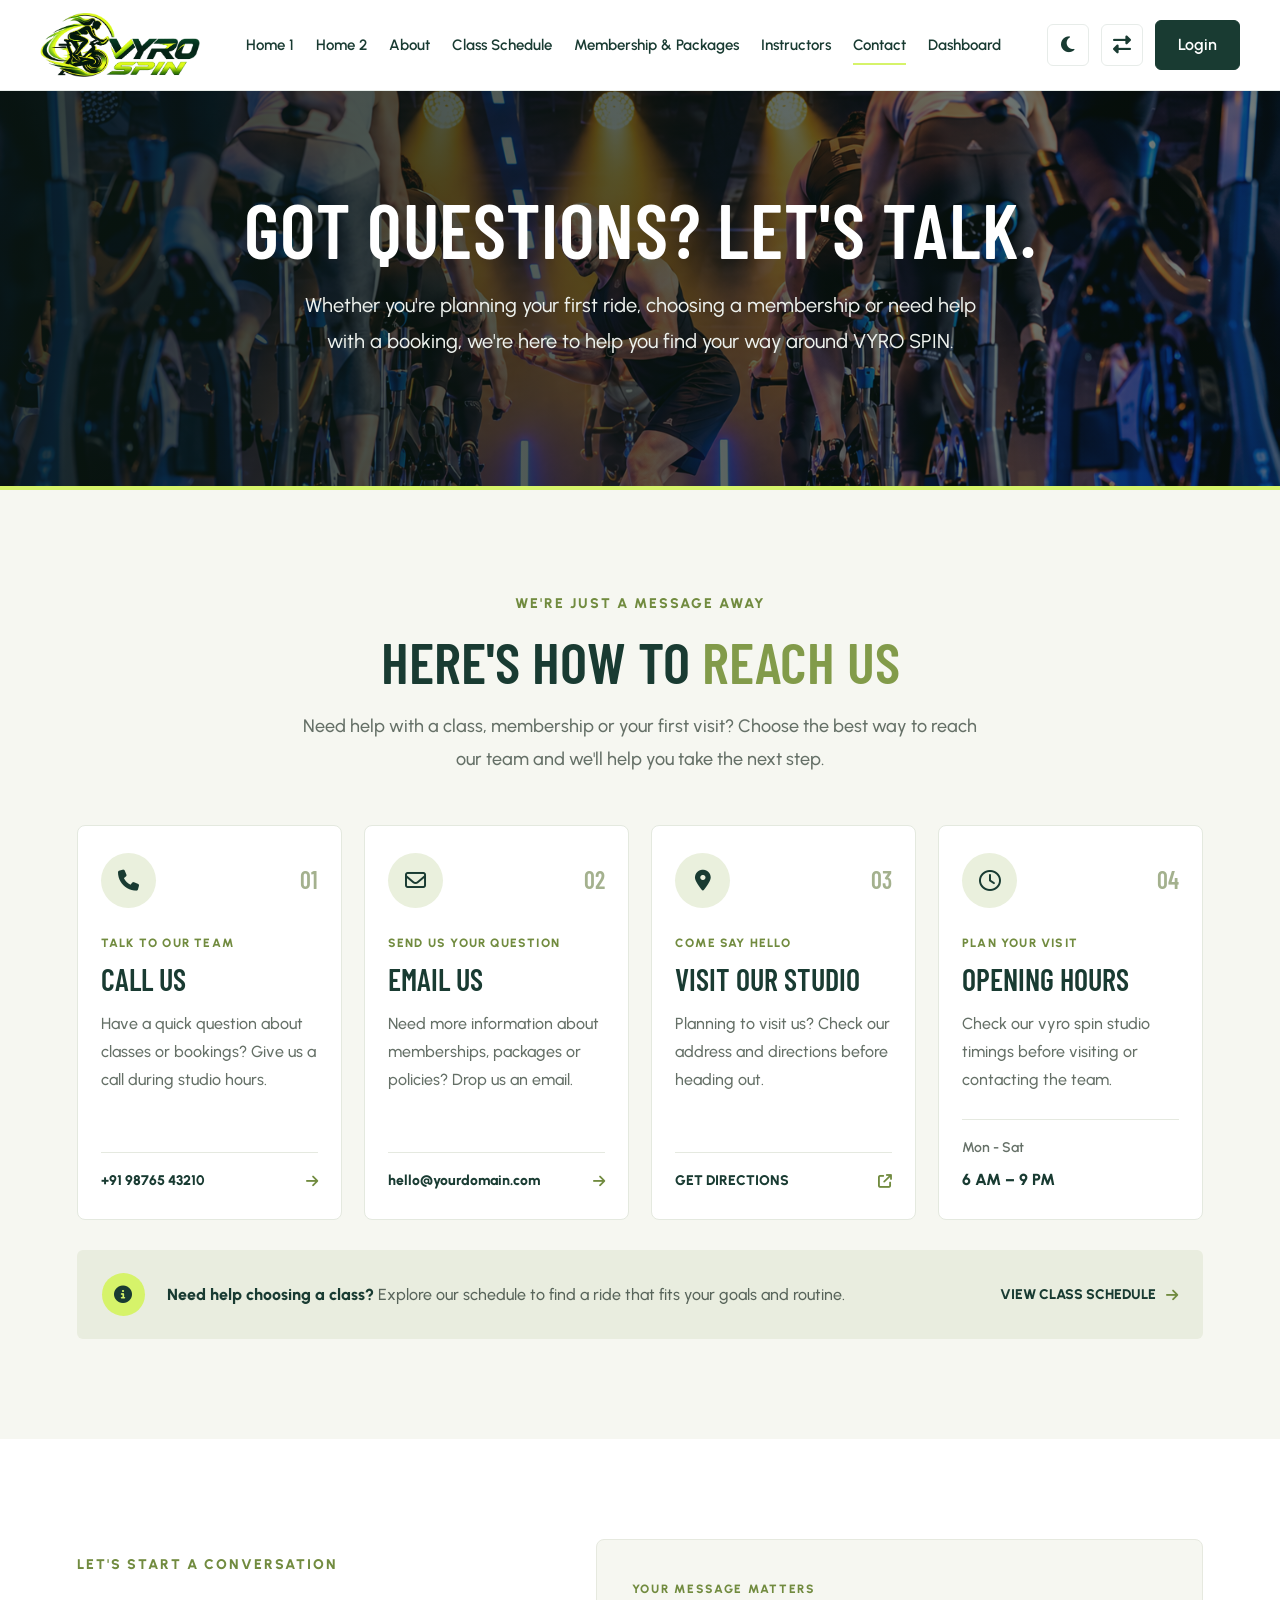
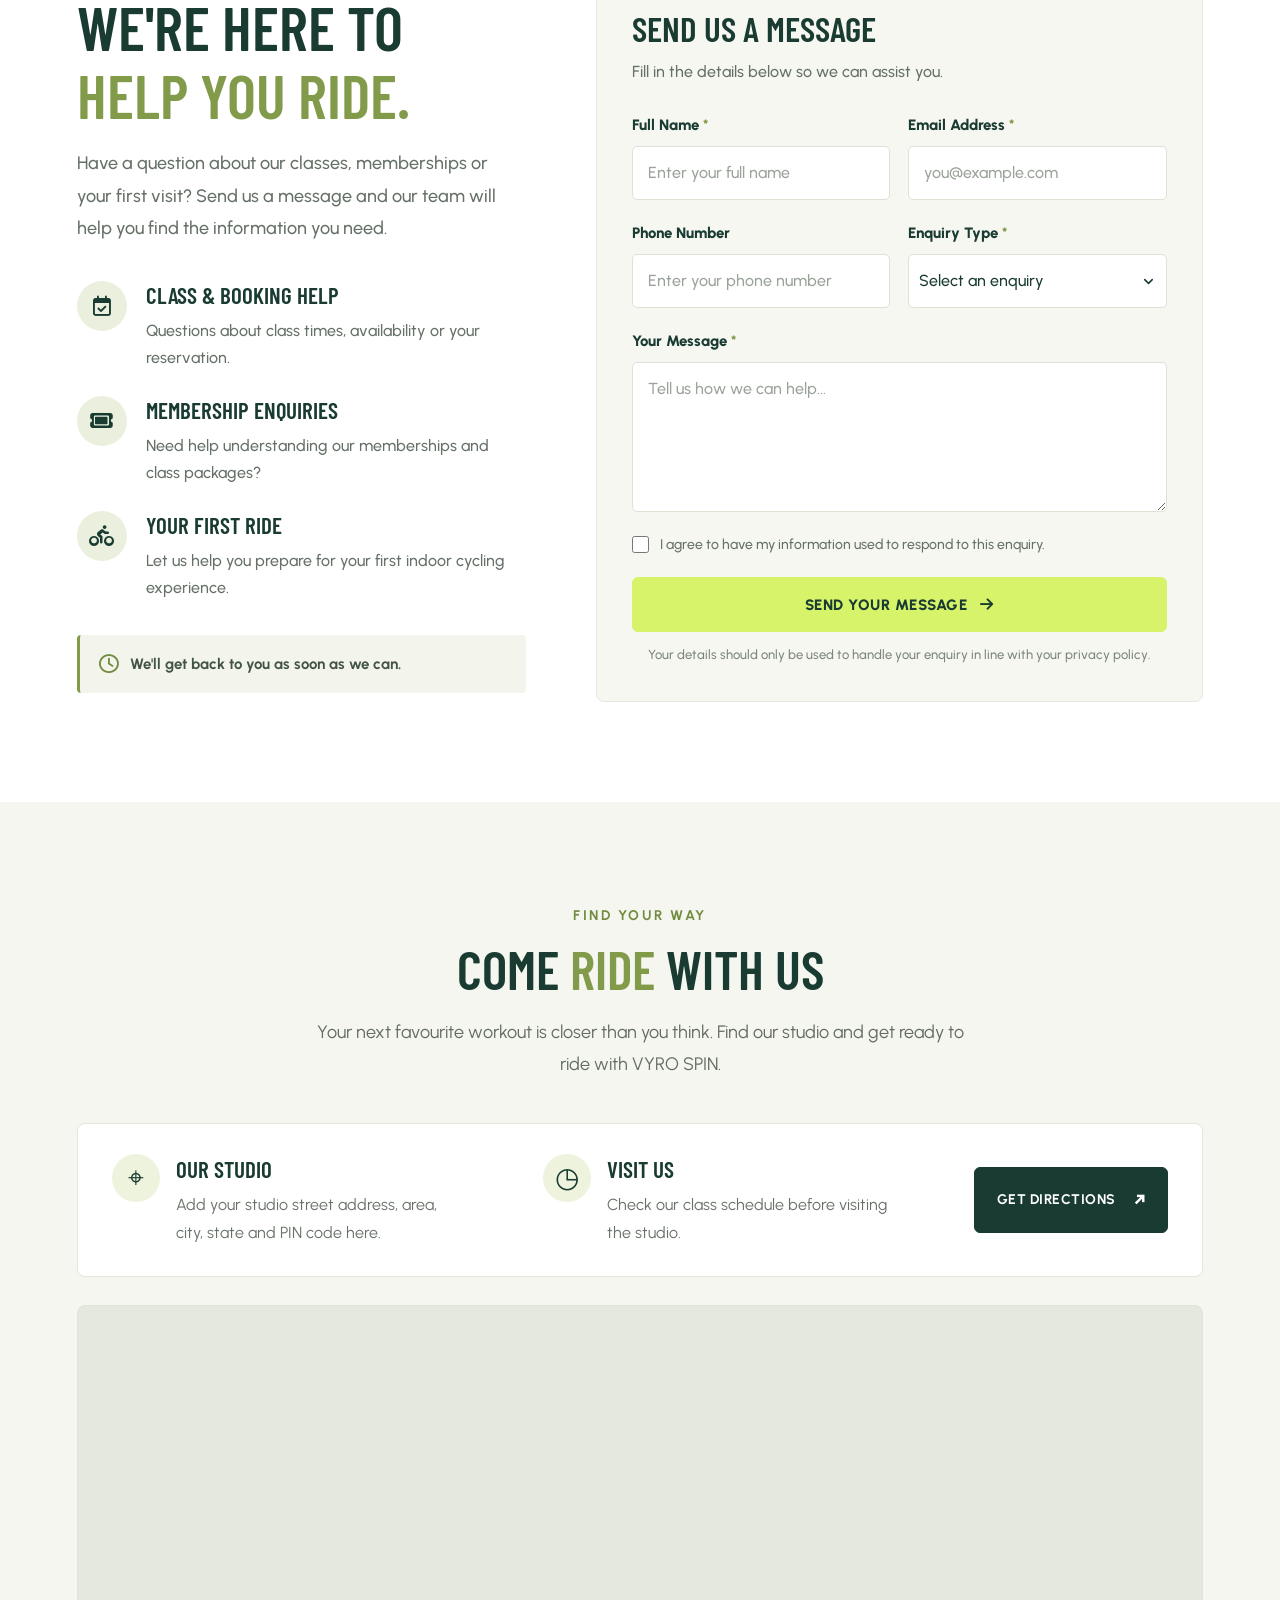
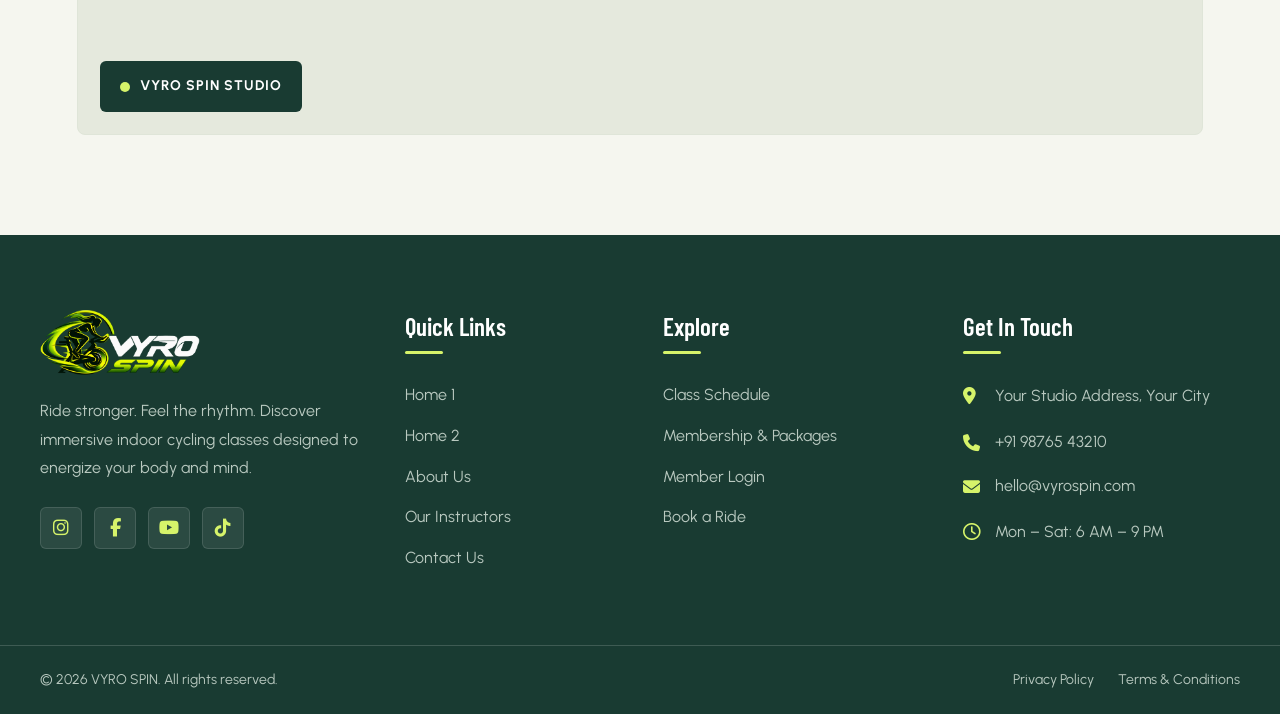
<file: contact.html>
﻿<!DOCTYPE html>
<html lang="en">

<head>
    <script src="js/theme.js"></script>
    <meta charset="UTF-8">
    <meta name="viewport" content="width=device-width, initial-scale=1.0">

    <title>VYRO SPIN</title>

    <meta name="description" content="Ride stronger with VYRO SPIN, your indoor cycling and performance studio.">

    <!-- Google Fonts -->
    <link rel="preconnect" href="https://fonts.googleapis.com">
    <link rel="preconnect" href="https://fonts.gstatic.com" crossorigin>

    <!-- Favicon -->
    <link rel="icon" type="image/png" href="images/favicon.png">
    <link rel="apple-touch-icon" href="images/favicon.png">

    <link
        href="https://fonts.googleapis.com/css2?family=Barlow+Condensed:wght@500;600;700;800&family=Urbanist:wght@400;500;600;700&display=swap"
        rel="stylesheet">

    <!-- Google Fonts and Font Awesome should be in <head>
    -->
    <link rel="stylesheet" href="https://cdnjs.cloudflare.com/ajax/libs/font-awesome/6.7.2/css/all.min.css">

    <!-- CSS -->
    <link rel="stylesheet" href="css/style.css">

</head>

<body>


    <!-- VYRO SPIN Header -->
    <header class="vyro-header" id="vyroHeader">
        <div class="vyro-header-inner">

            <!-- Logo: Left Edge -->
            <a href="index.html" class="vyro-logo" aria-label="VYRO SPIN Home">
                <img src="images/logo.png" alt="VYRO SPIN">
            </a>

            <!-- Center Navigation -->
            <nav class="vyro-nav" id="vyroNav" aria-label="Main navigation">
                <a href="index.html" class="vyro-nav-link active">Home 1</a>
                <a href="home-2.html" class="vyro-nav-link">Home 2</a>
                <a href="about.html" class="vyro-nav-link">About</a>
                <a href="class-schedule.html" class="vyro-nav-link">Class Schedule</a>
                <a href="membership.html" class="vyro-nav-link">Membership &amp; Packages</a>
                <a href="instructors.html" class="vyro-nav-link">Instructors</a>
                <a href="contact.html" class="vyro-nav-link">Contact</a>
                <a href="dashboard.html" class="vyro-nav-link">Dashboard</a>

                <!-- Responsive-only controls inside menu -->
                <div class="vyro-mobile-controls">
                    <button type="button" class="vyro-control-btn" data-theme-toggle aria-label="Toggle dark mode">
                        <i class="fa-solid fa-moon"></i>
                        <span>Dark Mode</span>
                    </button>

                    <button type="button" class="vyro-control-btn" data-rtl-toggle aria-label="Toggle RTL layout">
                        <i class="fa-solid fa-right-left"></i>
                        <span>RTL Mode</span>
                    </button>

                    <a href="login.html" class="vyro-login-btn">
                        Login
                    </a>
                </div>
            </nav>

            <!-- Desktop Right Controls -->
            <div class="vyro-desktop-controls">
                <button type="button" class="vyro-icon-btn" data-theme-toggle aria-label="Toggle dark mode"
                    title="Dark mode">
                    <i class="fa-solid fa-moon"></i>
                </button>

                <button type="button" class="vyro-icon-btn" data-rtl-toggle aria-label="Toggle RTL layout"
                    title="RTL mode">
                    <i class="fa-solid fa-right-left"></i>
                </button>

                <a href="login.html" class="vyro-login-btn">
                    Login
                </a>
            </div>

            <!-- Responsive Menu Toggle -->
            <button type="button" class="vyro-menu-toggle" id="vyroMenuToggle" aria-label="Open navigation menu"
                aria-expanded="false" aria-controls="vyroNav">
                <span></span>
                <span></span>
                <span></span>
            </button>

        </div>
    </header>

    <!-- =========================================
     SECTION 1: COMMON PAGE HERO
========================================= -->
    <section class="vyro-page-hero contact-banner" id="vyroPageHero">
        <div class="vyro-page-hero-content">
            <h1>GOT QUESTIONS? LET'S TALK.</h1>
            <p>
                Whether you're planning your first ride, choosing a membership or need help with a booking, we're here
                to help you find your way around VYRO SPIN.
            </p>
        </div>
    </section>

    <!-- SECTION 2: CONTACT INFORMATION -->
    <section class="vyro-contact-details" id="vyroContactInfo">
        <div class="vyro-contact-details__container">

            <!-- SECTION HEADING -->
            <div class="vyro-contact-details__heading">
                <span class="vyro-contact-details__eyebrow">
                    WE'RE JUST A MESSAGE AWAY
                </span>

                <h2>HERE'S HOW TO <span>REACH US</span></h2>

                <p>
                    Need help with a class, membership or your first visit?
                    Choose the best way to reach our team and we'll help
                    you take the next step.
                </p>
            </div>

            <!-- CONTACT CARDS -->
            <div class="vyro-contact-details__grid">

                <!-- CARD 01: PHONE -->
                <article class="vyro-contact-details__card">
                    <div class="vyro-contact-details__card-top">
                        <span class="vyro-contact-details__icon">
                            <i class="fa-solid fa-phone"></i>
                        </span>

                        <span class="vyro-contact-details__number">01</span>
                    </div>

                    <span class="vyro-contact-details__label">
                        TALK TO OUR TEAM
                    </span>

                    <h3>CALL US</h3>

                    <p>
                        Have a quick question about classes or bookings?
                        Give us a call during studio hours.
                    </p>

                    <a href="tel:+919876543210" class="vyro-contact-details__link">
                        +91 98765 43210
                        <i class="fa-solid fa-arrow-right"></i>
                    </a>
                </article>

                <!-- CARD 02: EMAIL -->
                <article class="vyro-contact-details__card">
                    <div class="vyro-contact-details__card-top">
                        <span class="vyro-contact-details__icon">
                            <i class="fa-regular fa-envelope"></i>
                        </span>

                        <span class="vyro-contact-details__number">02</span>
                    </div>

                    <span class="vyro-contact-details__label">
                        SEND US YOUR QUESTION
                    </span>

                    <h3>EMAIL US</h3>

                    <p>
                        Need more information about memberships, packages
                        or policies? Drop us an email.
                    </p>

                    <a href="mailto:hello@yourdomain.com" class="vyro-contact-details__link">
                        hello@yourdomain.com
                        <i class="fa-solid fa-arrow-right"></i>
                    </a>
                </article>

                <!-- CARD 03: LOCATION -->
                <article class="vyro-contact-details__card">
                    <div class="vyro-contact-details__card-top">
                        <span class="vyro-contact-details__icon">
                            <i class="fa-solid fa-location-dot"></i>
                        </span>

                        <span class="vyro-contact-details__number">03</span>
                    </div>

                    <span class="vyro-contact-details__label">
                        COME SAY HELLO
                    </span>

                    <h3>VISIT OUR STUDIO</h3>

                    <p>
                        Planning to visit us? Check our address
                        and directions before heading out.
                    </p>

                    <a href="https://www.google.com/maps" target="_blank" rel="noopener noreferrer"
                        class="vyro-contact-details__link">
                        GET DIRECTIONS
                        <i class="fa-solid fa-arrow-up-right-from-square"></i>
                    </a>
                </article>

                <!-- CARD 04: OPENING HOURS -->
                <article class="vyro-contact-details__card">
                    <div class="vyro-contact-details__card-top">
                        <span class="vyro-contact-details__icon">
                            <i class="fa-regular fa-clock"></i>
                        </span>

                        <span class="vyro-contact-details__number">04</span>
                    </div>

                    <span class="vyro-contact-details__label">
                        PLAN YOUR VISIT
                    </span>

                    <h3>OPENING HOURS</h3>

                    <p>
                        Check our vyro spin studio timings before visiting or
                        contacting the team.
                    </p>

                    <div class="vyro-contact-details__hours">
                        <span>Mon - Sat</span>
                        <strong>6 AM – 9 PM</strong>
                    </div>
                </article>

            </div>

            <!-- BOTTOM NOTE -->
            <div class="vyro-contact-details__note">
                <span class="vyro-contact-details__note-icon">
                    <i class="fa-solid fa-circle-info"></i>
                </span>

                <p>
                    <strong>Need help choosing a class?</strong>
                    Explore our schedule to find a ride that fits your
                    goals and routine.
                </p>

                <a href="class-schedule.html">
                    VIEW CLASS SCHEDULE
                    <i class="fa-solid fa-arrow-right"></i>
                </a>
            </div>

        </div>
    </section>

    <!-- SECTION 3: CONTACT FORM -->
    <section class="vyro-message-center">
        <div class="vyro-message-center__container">

            <!-- LEFT CONTENT -->
            <div class="vyro-message-center__intro">

                <span class="vyro-message-center__eyebrow">
                    LET'S START A CONVERSATION
                </span>

                <h2>
                    WE'RE HERE TO
                    <span>HELP YOU RIDE.</span>
                </h2>

                <p>
                    Have a question about our classes, memberships or your
                    first visit? Send us a message and our team will help
                    you find the information you need.
                </p>

                <div class="vyro-message-center__support-list">

                    <div class="vyro-message-center__support-item">
                        <span class="vyro-message-center__support-icon">
                            <i class="fa-regular fa-calendar-check"></i>
                        </span>

                        <div>
                            <h3>CLASS & BOOKING HELP</h3>
                            <p>
                                Questions about class times, availability
                                or your reservation.
                            </p>
                        </div>
                    </div>

                    <div class="vyro-message-center__support-item">
                        <span class="vyro-message-center__support-icon">
                            <i class="fa-solid fa-ticket"></i>
                        </span>

                        <div>
                            <h3>MEMBERSHIP ENQUIRIES</h3>
                            <p>
                                Need help understanding our memberships
                                and class packages?
                            </p>
                        </div>
                    </div>

                    <div class="vyro-message-center__support-item">
                        <span class="vyro-message-center__support-icon">
                            <i class="fa-solid fa-person-biking"></i>
                        </span>

                        <div>
                            <h3>YOUR FIRST RIDE</h3>
                            <p>
                                Let us help you prepare for your first
                                indoor cycling experience.
                            </p>
                        </div>
                    </div>

                </div>

                <div class="vyro-message-center__response-note">
                    <i class="fa-regular fa-clock"></i>
                    <span>
                        We'll get back to you as soon as we can.
                    </span>
                </div>

            </div>

            <!-- RIGHT CONTACT FORM -->
            <div class="vyro-message-center__form-panel">

                <div class="vyro-message-center__form-heading">
                    <span>YOUR MESSAGE MATTERS</span>
                    <h3>SEND US A MESSAGE</h3>
                    <p>Fill in the details below so we can assist you.</p>
                </div>

                <form class="vyro-message-center__form" id="vyroContactForm" action="#" method="post">

                    <div class="vyro-message-center__field-row">

                        <div class="vyro-message-center__field">
                            <label for="vyroContactName">
                                Full Name <span>*</span>
                            </label>

                            <input type="text" id="vyroContactName" name="name" placeholder="Enter your full name"
                                autocomplete="name" required>
                        </div>

                        <div class="vyro-message-center__field">
                            <label for="vyroContactEmail">
                                Email Address <span>*</span>
                            </label>

                            <input type="email" id="vyroContactEmail" name="email" placeholder="you@example.com"
                                autocomplete="email" required>
                        </div>

                    </div>

                    <div class="vyro-message-center__field-row">

                        <div class="vyro-message-center__field">
                            <label for="vyroContactPhone">
                                Phone Number
                            </label>

                            <input type="tel" id="vyroContactPhone" name="phone" placeholder="Enter your phone number"
                                autocomplete="tel">
                        </div>

                        <div class="vyro-message-center__field">
                            <label for="vyroContactSubject">
                                Enquiry Type <span>*</span>
                            </label>

                            <select id="vyroContactSubject" name="subject" required>
                                <option value="" disabled selected>
                                    Select an enquiry
                                </option>
                                <option value="classes">
                                    Classes & Schedule
                                </option>
                                <option value="booking">
                                    Booking Assistance
                                </option>
                                <option value="membership">
                                    Membership & Packages
                                </option>
                                <option value="first-ride">
                                    First Ride Questions
                                </option>
                                <option value="other">
                                    Other Enquiry
                                </option>
                            </select>
                        </div>

                    </div>

                    <div class="vyro-message-center__field">
                        <label for="vyroContactMessage">
                            Your Message <span>*</span>
                        </label>

                        <textarea id="vyroContactMessage" name="message" rows="5"
                            placeholder="Tell us how we can help..." required></textarea>
                    </div>

                    <label class="vyro-message-center__consent">
                        <input type="checkbox" name="privacyConsent" required>

                        <span>
                            I agree to have my information used to respond
                            to this enquiry.
                        </span>
                    </label>

                    <button type="submit" class="vyro-message-center__submit">
                        SEND YOUR MESSAGE
                        <i class="fa-solid fa-arrow-right"></i>
                    </button>

                    <p class="vyro-message-center__privacy-note">
                        Your details should only be used to handle your
                        enquiry in line with your privacy policy.
                    </p>

                </form>

            </div>

        </div>
    </section>

    <section class="vyro-studio-location-v2">
        <div class="vyro-studio-location-v2__container">

            <div class="vyro-studio-location-v2__header">
                <span class="vyro-studio-location-v2__eyebrow">
                    FIND YOUR WAY
                </span>

                <h2>
                    COME <span>RIDE</span> WITH US
                </h2>

                <p>
                    Your next favourite workout is closer than you think.
                    Find our studio and get ready to ride with VYRO SPIN.
                </p>
            </div>

            <div class="vyro-studio-location-v2__info">
                <div class="vyro-studio-location-v2__info-item">
                    <span class="vyro-studio-location-v2__icon">⌖</span>
                    <div>
                        <h3>OUR STUDIO</h3>
                        <p>
                            Add your studio street address, area,
                            city, state and PIN code here.
                        </p>
                    </div>
                </div>

                <div class="vyro-studio-location-v2__info-item">
                    <span class="vyro-studio-location-v2__icon">◷</span>
                    <div>
                        <h3>VISIT US</h3>
                        <p>
                            Check our class schedule before visiting
                            the studio.
                        </p>
                    </div>
                </div>

                <a href="https://www.google.com/maps" target="_blank" rel="noopener noreferrer"
                    class="vyro-studio-location-v2__directions">
                    GET DIRECTIONS <span>↗</span>
                </a>
            </div>

            <div class="vyro-studio-location-v2__map">
                <iframe
                    src="https://maps.google.com/maps?q=Madurai%2C%20Tamil%20Nadu&t=&z=13&ie=UTF8&iwloc=&output=embed"
                    title="VYRO SPIN studio location map" loading="lazy" referrerpolicy="no-referrer-when-downgrade"
                    allowfullscreen>
                </iframe>

                <div class="vyro-studio-location-v2__map-label">
                    <span class="vyro-studio-location-v2__map-dot"></span>
                    VYRO SPIN STUDIO
                </div>
            </div>

        </div>
    </section>

    <!-- =========================
     VYRO SPIN FOOTER
========================= -->
    <footer class="vyro-footer">

        <div class="vyro-footer-main">
            <div class="vyro-footer-container">

                <!-- Brand -->
                <div class="vyro-footer-brand">
                    <a href="index.html" class="vyro-footer-logo">
                        <img src="images/logo-white.png" alt="VYRO SPIN">
                    </a>

                    <p>
                        Ride stronger. Feel the rhythm.
                        Discover immersive indoor cycling classes
                        designed to energize your body and mind.
                    </p>

                    <div class="vyro-footer-socials">
                        <a href="https://www.instagram.com/" aria-label="Instagram">
                            <i class="fa-brands fa-instagram"></i>
                        </a>

                        <a href="https://www.facebook.com/" aria-label="Facebook">
                            <i class="fa-brands fa-facebook-f"></i>
                        </a>

                        <a href="https://www.youtube.com/" aria-label="YouTube">
                            <i class="fa-brands fa-youtube"></i>
                        </a>

                        <a href="https://www.tiktok.com/" aria-label="TikTok">
                            <i class="fa-brands fa-tiktok"></i>
                        </a>
                    </div>
                </div>

                <!-- Quick Links -->
                <div class="vyro-footer-column">
                    <h3>Quick Links</h3>

                    <ul>
                        <li><a href="index.html">Home 1</a></li>
                        <li><a href="home-2.html">Home 2</a></li>
                        <li><a href="about.html">About Us</a></li>
                        <li><a href="instructors.html">Our Instructors</a></li>
                        <li><a href="contact.html">Contact Us</a></li>
                    </ul>
                </div>

                <!-- Classes -->
                <div class="vyro-footer-column">
                    <h3>Explore</h3>

                    <ul>
                        <li>
                            <a href="class-schedule.html">Class Schedule</a>
                        </li>
                        <li>
                            <a href="membership.html">Membership &amp; Packages</a>
                        </li>
                        <li>
                            <a href="login.html">Member Login</a>
                        </li>
                        <li>
                            <a href="class-schedule.html">Book a Ride</a>
                        </li>
                    </ul>
                </div>

                <!-- Contact -->
                <div class="vyro-footer-column vyro-footer-contact">
                    <h3>Get In Touch</h3>

                    <p>
                        <i class="fa-solid fa-location-dot"></i>
                        <span>Your Studio Address, Your City</span>
                    </p>

                    <p>
                        <i class="fa-solid fa-phone"></i>
                        <a href="tel:+919876543210">+91 98765 43210</a>
                    </p>

                    <p>
                        <i class="fa-solid fa-envelope"></i>
                        <a href="mailto:hello@vyrospin.com">
                            hello@vyrospin.com
                        </a>
                    </p>

                    <p>
                        <i class="fa-regular fa-clock"></i>
                        <span>Mon – Sat: 6 AM – 9 PM</span>
                    </p>
                </div>

            </div>
        </div>

        <!-- Footer Bottom -->
        <div class="vyro-footer-bottom">
            <div class="vyro-footer-bottom-inner">

                <p>
                    &copy; <span id="vyroCopyrightYear">2026</span>
                    VYRO SPIN. All rights reserved.
                </p>

                <div class="vyro-footer-legal">
                    <a href="#">Privacy Policy</a>
                    <a href="#">Terms &amp; Conditions</a>
                </div>

            </div>
        </div>

    </footer>

    <script src="js/main.js"></script>

</body>

</html>
</file>
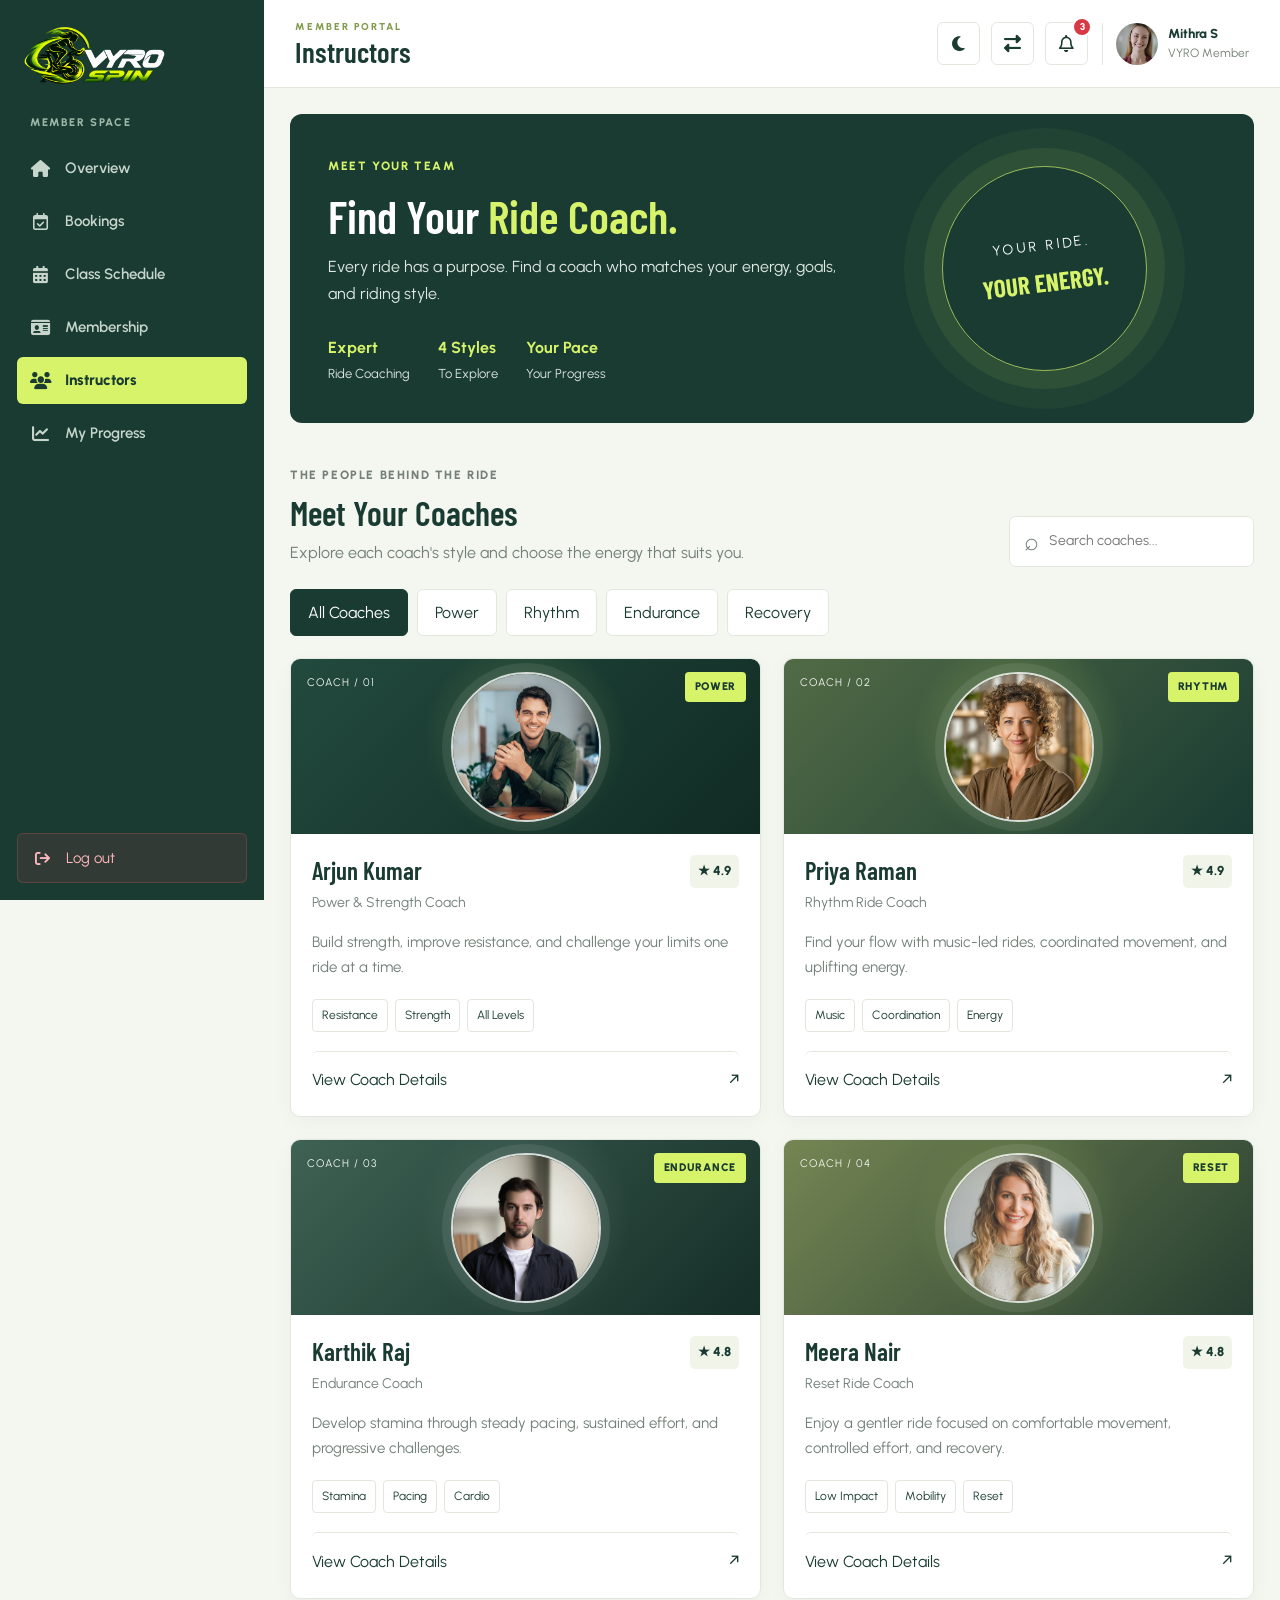
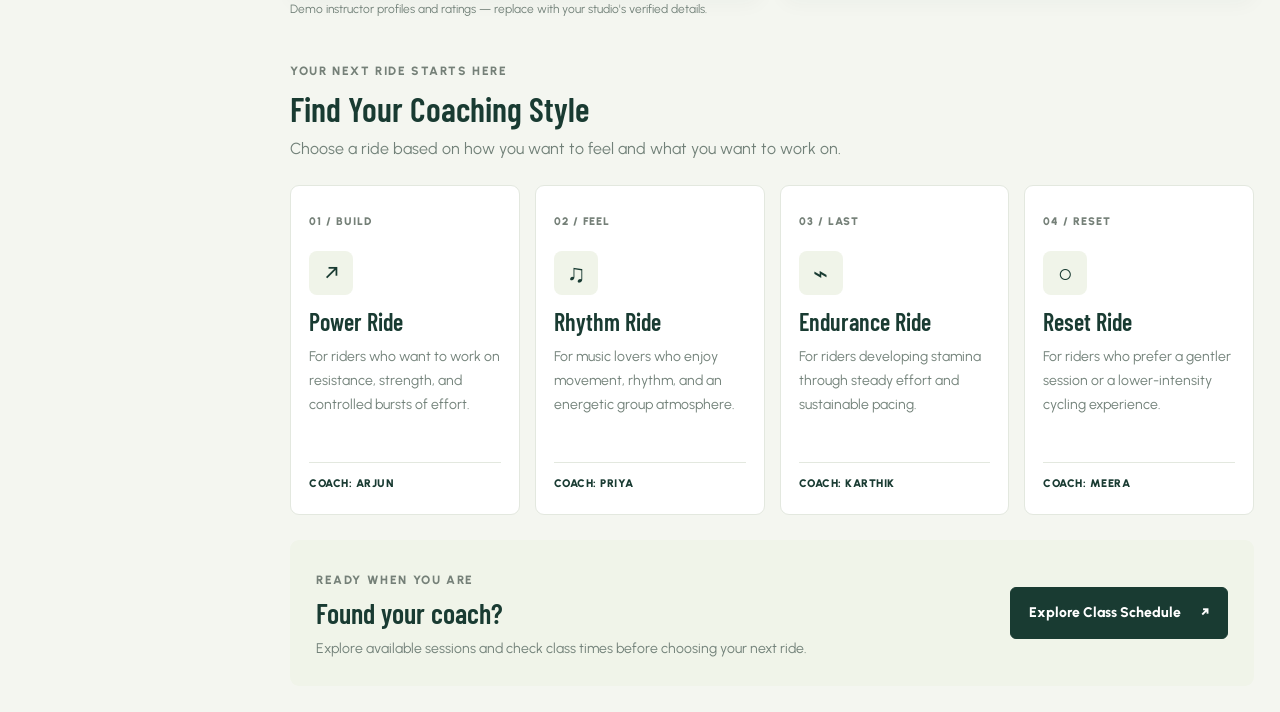
<file: dashboard-instructors.html>
﻿<!DOCTYPE html>
<html lang="en">

<head>
    <script src="js/theme.js"></script>
    <meta charset="UTF-8">
    <meta name="viewport" content="width=device-width, initial-scale=1.0">

    <title>VYRO SPIN</title>

    <meta name="description" content="Ride stronger with VYRO SPIN, your indoor cycling and performance studio.">

    <!-- Google Fonts -->
    <link rel="preconnect" href="https://fonts.googleapis.com">
    <link rel="preconnect" href="https://fonts.gstatic.com" crossorigin>

    <!-- Favicon -->
    <link rel="icon" type="image/png" href="images/favicon.png">
    <link rel="apple-touch-icon" href="images/favicon.png">

    <link
        href="https://fonts.googleapis.com/css2?family=Barlow+Condensed:wght@500;600;700;800&family=Urbanist:wght@400;500;600;700&display=swap"
        rel="stylesheet">

    <!-- Google Fonts and Font Awesome should be in <head>
    -->
    <link rel="stylesheet" href="https://cdnjs.cloudflare.com/ajax/libs/font-awesome/6.7.2/css/all.min.css">

    <!-- CSS -->
    <link rel="stylesheet" href="css/dashboard.css">

</head>

<body class="vyro-dashboard">

    <!-- Fixed sidebar -->
    <aside class="vyro-dash-sidebar" id="vyroDashSidebar">
        <button type="button" class="vyro-dash-sidebar-close" id="vyroDashSidebarClose" aria-label="Close sidebar"
            title="Close sidebar">
            <i class="fa-solid fa-xmark" aria-hidden="true"></i>
        </button>

        <a href="index.html" class="vyro-dash-brand">
            <img src="images/logo-white.png" alt="VYRO SPIN"
                onerror="this.style.display='none'; this.nextElementSibling.style.display='flex';">
        </a>

        <div class="vyro-dash-side-label">MEMBER SPACE</div>

        <nav class="vyro-dash-nav" aria-label="Dashboard navigation">
            <a href="dashboard.html" class="vyro-dash-nav-link">
                <i class="fa-solid fa-house"></i>
                <span>Overview</span>
            </a>
            <a href="my-bookings.html" class="vyro-dash-nav-link">
                <i class="fa-regular fa-calendar-check"></i>
                <span>Bookings</span>
            </a>
            <a href="dashboard-schedule.html" class="vyro-dash-nav-link">
                <i class="fa-solid fa-calendar-days"></i>
                <span>Class Schedule</span>
            </a>
            <a href="dashboard-membership.html" class="vyro-dash-nav-link">
                <i class="fa-solid fa-id-card"></i>
                <span>Membership</span>
            </a>
            <a href="dashboard-instructors.html" class="vyro-dash-nav-link active">
                <i class="fa-solid fa-users"></i>
                <span>Instructors</span>
            </a>
            <a href="my-progress.html" class="vyro-dash-nav-link">
                <i class="fa-solid fa-chart-line"></i>
                <span>My Progress</span>
            </a>

        </nav>

        <div class="vyro-dash-sidebar-bottom">

            <button type="button" class="vyro-dash-logout" id="vyroDashLogout">
                <i class="fa-solid fa-arrow-right-from-bracket"></i>
                <span>Log out</span>
            </button>
        </div>
    </aside>

    <!-- Mobile/tablet overlay -->
    <div class="vyro-dash-overlay" id="vyroDashOverlay"></div>

    <!-- Fixed header -->
    <header class="vyro-dash-header" id="vyroDashHeader">
        <div class="vyro-dash-header-left">
            <button type="button" class="vyro-dash-menu-toggle" id="vyroDashMenuToggle" aria-label="Toggle sidebar"
                aria-expanded="true" aria-controls="vyroDashSidebar">
                <i class="fa-solid fa-bars"></i>
            </button>

            <div class="vyro-dash-page-heading">
                <span>MEMBER PORTAL</span>
                <h1>Instructors</h1>
            </div>
        </div>

        <div class="vyro-dash-header-right">
            <button type="button" class="vyro-dash-header-btn" id="vyroDashDarkToggle" aria-label="Toggle dark mode"
                aria-pressed="false" title="Dark mode">
                <i class="fa-solid fa-moon"></i>
            </button>

            <button type="button" class="vyro-dash-header-btn" id="vyroDashRtlToggle" aria-label="Toggle RTL mode"
                aria-pressed="false" title="RTL mode">
                <i class="fa-solid fa-right-left"></i>
            </button>

            <div class="vyro-dash-notification-wrap">
                <button type="button" class="vyro-dash-header-btn vyro-dash-notification-btn"
                    id="vyroDashNotificationToggle" aria-label="Notifications, 3 unread" aria-expanded="false">
                    <i class="fa-regular fa-bell"></i>
                    <span class="vyro-dash-notification-badge">3</span>
                </button>

                <div class="vyro-dash-notification-panel" id="vyroDashNotificationPanel" hidden>
                    <div class="vyro-dash-popover-heading">
                        <strong>Notifications</strong>
                        <span>3 new</span>
                    </div>

                    <div class="vyro-dash-notification-item">
                        <span class="vyro-dash-notification-icon">
                            <i class="fa-solid fa-bicycle"></i>
                        </span>
                        <div>
                            <strong>Your next ride awaits</strong>
                            <p>Explore upcoming cycling sessions.</p>
                        </div>
                    </div>

                    <div class="vyro-dash-notification-item">
                        <span class="vyro-dash-notification-icon">
                            <i class="fa-regular fa-calendar-check"></i>
                        </span>
                        <div>
                            <strong>Plan your next class</strong>
                            <p>Check the latest class schedule.</p>
                        </div>
                    </div>

                    <div class="vyro-dash-notification-item">
                        <span class="vyro-dash-notification-icon">
                            <i class="fa-solid fa-heart-pulse"></i>
                        </span>
                        <div>
                            <strong>Keep your momentum</strong>
                            <p>Make time for your next workout.</p>
                        </div>
                    </div>
                </div>
            </div>

            <a href="#" class="vyro-dash-member-profile">
                <img src="images/member-avatar.jpg" alt="Member profile"
                    onerror="this.style.display='none'; this.nextElementSibling.style.display='flex';">
                <span class="vyro-dash-avatar-fallback">B</span>
                <span class="vyro-dash-member-info">
                    <strong>Mithra S</strong>
                    <small>VYRO Member</small>
                </span>
            </a>
        </div>
    </header>

    <!-- Main dashboard area -->
    <main class="vyro-dinst-main">


        <!-- SECTION 1: FIND YOUR COACH -->
        <section class="vyro-dinst-hero">
            <div class="vyro-dinst-hero-content">
                <span class="vyro-dinst-eyebrow">MEET YOUR TEAM</span>
                <h1>Find Your <span>Ride Coach.</span></h1>
                <p>
                    Every ride has a purpose. Find a coach who matches your
                    energy, goals, and riding style.
                </p>

                <div class="vyro-dinst-hero-stats">
                    <div>
                        <strong>Expert</strong>
                        <span>Ride Coaching</span>
                    </div>
                    <div>
                        <strong>4 Styles</strong>
                        <span>To Explore</span>
                    </div>
                    <div>
                        <strong>Your Pace</strong>
                        <span>Your Progress</span>
                    </div>
                </div>
            </div>

            <div class="vyro-dinst-hero-art">
                <div class="vyro-dinst-hero-circle"></div>
                <div class="vyro-dinst-hero-label">
                    <span>YOUR RIDE.</span>
                    <strong>YOUR ENERGY.</strong>
                </div>
            </div>
        </section>

        <!-- SECTION 2: INSTRUCTOR DIRECTORY -->
        <section class="vyro-dinst-coaches" id="vyroDinstCoaches">
            <div class="vyro-dinst-section-heading">
                <div>
                    <span class="vyro-dinst-eyebrow">THE PEOPLE BEHIND THE RIDE</span>
                    <h2>Meet Your Coaches</h2>
                    <p>Explore each coach's style and choose the energy that suits you.</p>
                </div>

                <div class="vyro-dinst-search">
                    <span aria-hidden="true">⌕</span>
                    <input type="search" id="vyroDinstSearch" placeholder="Search coaches..."
                        aria-label="Search instructors">
                </div>
            </div>

            <div class="vyro-dinst-filters" role="group" aria-label="Filter coaches">
                <button class="vyro-dinst-filter is-active" data-filter="all">All Coaches</button>
                <button class="vyro-dinst-filter" data-filter="power">Power</button>
                <button class="vyro-dinst-filter" data-filter="rhythm">Rhythm</button>
                <button class="vyro-dinst-filter" data-filter="endurance">Endurance</button>
                <button class="vyro-dinst-filter" data-filter="recovery">Recovery</button>
            </div>

            <div class="vyro-dinst-grid" id="vyroDinstGrid">

                <article class="vyro-dinst-card" data-name="arjun" data-style="power"
                    data-search="strength resistance power beginner advanced">
                    <div class="vyro-dinst-card-image vyro-dinst-coach-one">
                        <span class="vyro-dinst-coach-index">COACH / 01</span>
                        <span class="vyro-dinst-style-tag">POWER</span>
                        <img class="vyro-dinst-coach-photo" src="images/coach-arjun.jpg"
                            alt="Arjun Kumar, Power and Strength Coach" loading="lazy">
                    </div>
                    <div class="vyro-dinst-card-body">
                        <div class="vyro-dinst-card-title">
                            <div>
                                <h3>Arjun Kumar</h3>
                                <span>Power & Strength Coach</span>
                            </div>
                            <span class="vyro-dinst-rating">★ 4.9</span>
                        </div>
                        <p>Build strength, improve resistance, and challenge your limits one ride at a time.</p>
                        <div class="vyro-dinst-tags">
                            <span>Resistance</span>
                            <span>Strength</span>
                            <span>All Levels</span>
                        </div>
                        <button class="vyro-dinst-view" data-coach="arjun" data-coach-name="Arjun Kumar"
                            data-coach-style="Power & Strength"
                            data-coach-focus="Resistance training, strength building, and controlled power intervals."
                            data-coach-tip="Start with a resistance level you can control while maintaining good form.">
                            View Coach Details <span>↗</span>
                        </button>
                    </div>
                </article>

                <article class="vyro-dinst-card" data-name="priya" data-style="rhythm"
                    data-search="music rhythm choreography energy">
                    <div class="vyro-dinst-card-image vyro-dinst-coach-two">
                        <span class="vyro-dinst-coach-index">COACH / 02</span>
                        <span class="vyro-dinst-style-tag">RHYTHM</span>
                        <img class="vyro-dinst-coach-photo" src="images/coach-priya.jpg"
                            alt="Priya Raman, Rhythm Ride Coach" loading="lazy">
                    </div>
                    <div class="vyro-dinst-card-body">
                        <div class="vyro-dinst-card-title">
                            <div>
                                <h3>Priya Raman</h3>
                                <span>Rhythm Ride Coach</span>
                            </div>
                            <span class="vyro-dinst-rating">★ 4.9</span>
                        </div>
                        <p>Find your flow with music-led rides, coordinated movement, and uplifting energy.</p>
                        <div class="vyro-dinst-tags">
                            <span>Music</span>
                            <span>Coordination</span>
                            <span>Energy</span>
                        </div>
                        <button class="vyro-dinst-view" data-coach="priya" data-coach-name="Priya Raman"
                            data-coach-style="Rhythm Ride"
                            data-coach-focus="Music-led cycling, rhythm, coordination, and motivating ride sessions."
                            data-coach-tip="Enjoy the music and focus on comfortable movement before trying complex choreography.">
                            View Coach Details <span>↗</span>
                        </button>
                    </div>
                </article>

                <article class="vyro-dinst-card" data-name="karthik" data-style="endurance"
                    data-search="stamina endurance cardio steady pace">
                    <div class="vyro-dinst-card-image vyro-dinst-coach-three">
                        <span class="vyro-dinst-coach-index">COACH / 03</span>
                        <span class="vyro-dinst-style-tag">ENDURANCE</span>
                        <img class="vyro-dinst-coach-photo" src="images/coach-karthik.jpg"
                            alt="Karthik Raj, Endurance Coach" loading="lazy">
                    </div>
                    <div class="vyro-dinst-card-body">
                        <div class="vyro-dinst-card-title">
                            <div>
                                <h3>Karthik Raj</h3>
                                <span>Endurance Coach</span>
                            </div>
                            <span class="vyro-dinst-rating">★ 4.8</span>
                        </div>
                        <p>Develop stamina through steady pacing, sustained effort, and progressive challenges.</p>
                        <div class="vyro-dinst-tags">
                            <span>Stamina</span>
                            <span>Pacing</span>
                            <span>Cardio</span>
                        </div>
                        <button class="vyro-dinst-view" data-coach="karthik" data-coach-name="Karthik Raj"
                            data-coach-style="Endurance"
                            data-coach-focus="Steady-state cycling, pacing, stamina, and progressive effort."
                            data-coach-tip="Keep a sustainable pace and build duration gradually instead of starting too fast.">
                            View Coach Details <span>↗</span>
                        </button>
                    </div>
                </article>

                <article class="vyro-dinst-card" data-name="meera" data-style="recovery"
                    data-search="recovery mobility low intensity beginner">
                    <div class="vyro-dinst-card-image vyro-dinst-coach-four">
                        <span class="vyro-dinst-coach-index">COACH / 04</span>
                        <span class="vyro-dinst-style-tag">RESET</span>
                        <img class="vyro-dinst-coach-photo" src="images/coach-meera.jpg"
                            alt="Meera Nair, Reset Ride Coach" loading="lazy">
                    </div>
                    <div class="vyro-dinst-card-body">
                        <div class="vyro-dinst-card-title">
                            <div>
                                <h3>Meera Nair</h3>
                                <span>Reset Ride Coach</span>
                            </div>
                            <span class="vyro-dinst-rating">★ 4.8</span>
                        </div>
                        <p>Enjoy a gentler ride focused on comfortable movement, controlled effort, and recovery.</p>
                        <div class="vyro-dinst-tags">
                            <span>Low Impact</span>
                            <span>Mobility</span>
                            <span>Reset</span>
                        </div>
                        <button class="vyro-dinst-view" data-coach="meera" data-coach-name="Meera Nair"
                            data-coach-style="Reset & Recovery"
                            data-coach-focus="Gentler cycling, comfortable pacing, and recovery-focused movement."
                            data-coach-tip="Keep the resistance comfortable and reduce effort whenever you need to.">
                            View Coach Details <span>↗</span>
                        </button>
                    </div>
                </article>

            </div>

            <div class="vyro-dinst-empty" id="vyroDinstEmpty" hidden>
                <span>⌕</span>
                <h3>No coaches found</h3>
                <p>Try another name or select a different coaching style.</p>
                <button type="button" id="vyroDinstReset">Show All Coaches</button>
            </div>
            <p class="vyro-dinst-demo-note">
                Demo instructor profiles and ratings — replace with your studio's verified details.
            </p>
        </section>

        <!-- SECTION 3: COACHING STYLE + UPCOMING RIDES -->
        <section class="vyro-dinst-discover">
            <div class="vyro-dinst-section-heading">
                <div>
                    <span class="vyro-dinst-eyebrow">YOUR NEXT RIDE STARTS HERE</span>
                    <h2>Find Your Coaching Style</h2>
                    <p>Choose a ride based on how you want to feel and what you want to work on.</p>
                </div>
            </div>

            <div class="vyro-dinst-style-grid">
                <article class="vyro-dinst-style-card">
                    <span class="vyro-dinst-style-number">01 / BUILD</span>
                    <div class="vyro-dinst-style-icon">↗</div>
                    <h3>Power Ride</h3>
                    <p>For riders who want to work on resistance, strength, and controlled bursts of effort.</p>
                    <span class="vyro-dinst-recommended">COACH: ARJUN</span>
                </article>

                <article class="vyro-dinst-style-card">
                    <span class="vyro-dinst-style-number">02 / FEEL</span>
                    <div class="vyro-dinst-style-icon">♫</div>
                    <h3>Rhythm Ride</h3>
                    <p>For music lovers who enjoy movement, rhythm, and an energetic group atmosphere.</p>
                    <span class="vyro-dinst-recommended">COACH: PRIYA</span>
                </article>

                <article class="vyro-dinst-style-card">
                    <span class="vyro-dinst-style-number">03 / LAST</span>
                    <div class="vyro-dinst-style-icon">⌁</div>
                    <h3>Endurance Ride</h3>
                    <p>For riders developing stamina through steady effort and sustainable pacing.</p>
                    <span class="vyro-dinst-recommended">COACH: KARTHIK</span>
                </article>

                <article class="vyro-dinst-style-card">
                    <span class="vyro-dinst-style-number">04 / RESET</span>
                    <div class="vyro-dinst-style-icon">○</div>
                    <h3>Reset Ride</h3>
                    <p>For riders who prefer a gentler session or a lower-intensity cycling experience.</p>
                    <span class="vyro-dinst-recommended">COACH: MEERA</span>
                </article>
            </div>

            <div class="vyro-dinst-next-ride">
                <div>
                    <span class="vyro-dinst-eyebrow">READY WHEN YOU ARE</span>
                    <h3>Found your coach?</h3>
                    <p>Explore available sessions and check class times before choosing your next ride.</p>
                </div>
                <a href="dashboard-schedule.html" class="vyro-dinst-schedule-btn">
                    Explore Class Schedule <span>↗</span>
                </a>
            </div>
        </section>

    </main>

    <!-- COACH DETAILS MODAL -->
    <div class="vyro-dinst-modal" id="vyroDinstModal" role="dialog" aria-modal="true"
        aria-labelledby="vyroDinstModalName" hidden>
        <div class="vyro-dinst-modal-panel">
            <button type="button" class="vyro-dinst-modal-close" id="vyroDinstModalClose"
                aria-label="Close coach details">×</button>

            <span class="vyro-dinst-eyebrow">MEET YOUR COACH</span>
            <div class="vyro-dinst-modal-avatar" id="vyroDinstModalAvatar">A</div>
            <h2 id="vyroDinstModalName">Coach Name</h2>
            <p class="vyro-dinst-modal-style" id="vyroDinstModalStyle">Coaching Style</p>

            <div class="vyro-dinst-modal-info">
                <span>COACHING FOCUS</span>
                <p id="vyroDinstModalFocus"></p>
            </div>

            <div class="vyro-dinst-modal-info">
                <span>FIRST RIDE TIP</span>
                <p id="vyroDinstModalTip"></p>
            </div>

            <a href="dashboard-schedule.html" class="vyro-dinst-schedule-btn vyro-dinst-modal-cta">
                Find a Class with This Style <span>↗</span>
            </a>
        </div>
    </div>

    <!-- Logout confirmation modal -->
    <div class="vyro-dash-modal" id="vyroDashLogoutModal" role="dialog" aria-modal="true"
        aria-labelledby="vyroDashLogoutTitle" hidden>
        <div class="vyro-dash-modal-card">
            <div class="vyro-dash-modal-icon">
                <i class="fa-solid fa-arrow-right-from-bracket"></i>
            </div>
            <h2 id="vyroDashLogoutTitle">Log out of your account?</h2>
            <p>Are you sure you want to log out of your VYRO SPIN member account?</p>
            <div class="vyro-dash-modal-actions">
                <button type="button" class="vyro-dash-cancel-btn" id="vyroDashLogoutNo">
                    No, stay
                </button>
                <button type="button" class="vyro-dash-confirm-logout" id="vyroDashLogoutYes">
                    Yes, log out
                </button>
            </div>
        </div>
    </div>

    <script src="js/dashboard.js"></script>

</body>

</html>
</file>
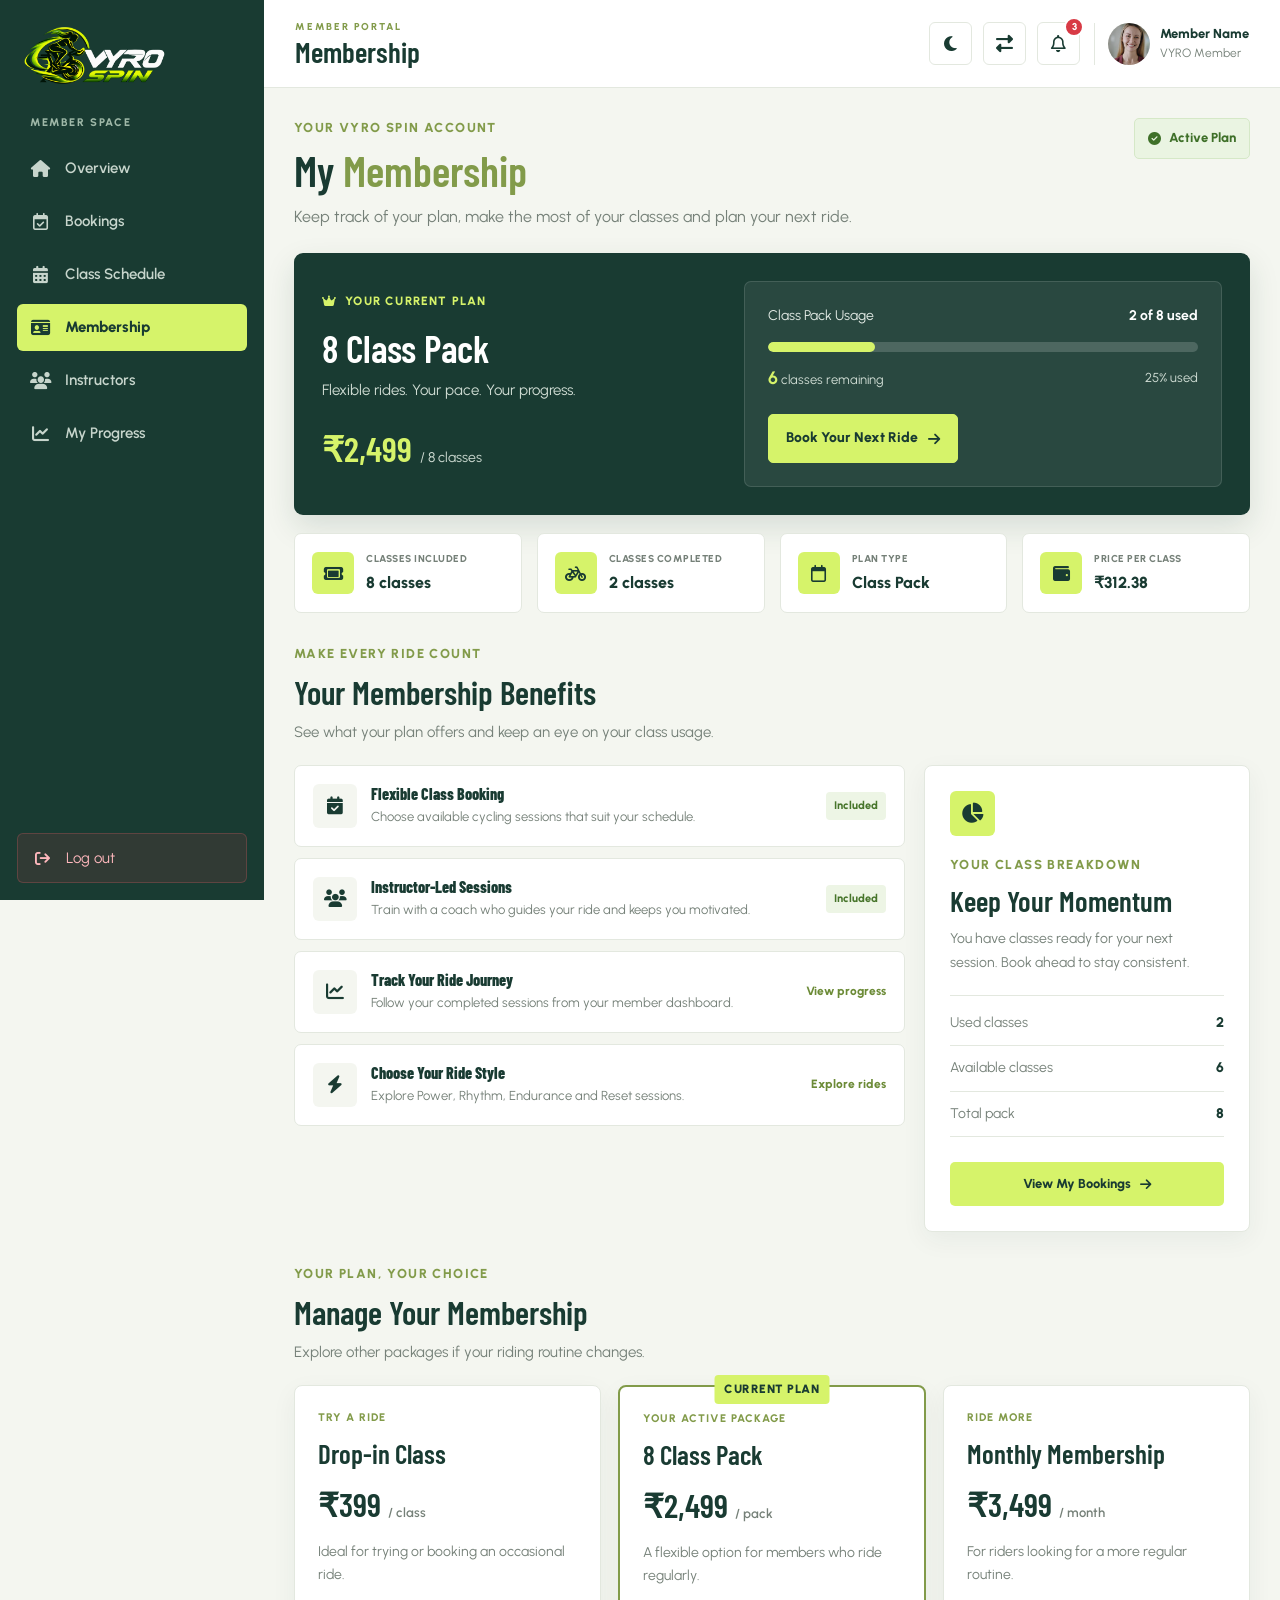
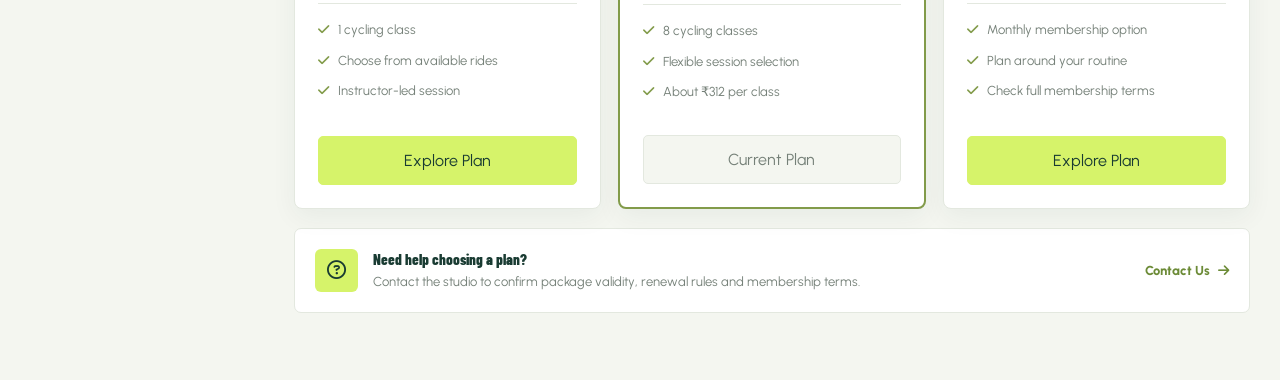
<file: dashboard-membership.html>
<!DOCTYPE html>
<html lang="en">

<head>
    <script src="js/theme.js"></script>
    <meta charset="UTF-8">
    <meta name="viewport" content="width=device-width, initial-scale=1.0">

    <title>VYRO SPIN</title>

    <meta name="description" content="Ride stronger with VYRO SPIN, your indoor cycling and performance studio.">

    <!-- Google Fonts -->
    <link rel="preconnect" href="https://fonts.googleapis.com">
    <link rel="preconnect" href="https://fonts.gstatic.com" crossorigin>

    <!-- Favicon -->
    <link rel="icon" type="image/png" href="images/favicon.png">
    <link rel="apple-touch-icon" href="images/favicon.png">

    <link
        href="https://fonts.googleapis.com/css2?family=Barlow+Condensed:wght@500;600;700;800&family=Urbanist:wght@400;500;600;700&display=swap"
        rel="stylesheet">

    <!-- Google Fonts and Font Awesome should be in <head>
    -->
    <link rel="stylesheet" href="https://cdnjs.cloudflare.com/ajax/libs/font-awesome/6.7.2/css/all.min.css">

    <!-- CSS -->
    <link rel="stylesheet" href="css/dashboard.css">

</head>

<body class="vyro-dashboard">

    <!-- Fixed sidebar -->
    <aside class="vyro-dash-sidebar" id="vyroDashSidebar">
        <button type="button" class="vyro-dash-sidebar-close" id="vyroDashSidebarClose" aria-label="Close sidebar"
            title="Close sidebar">
            <i class="fa-solid fa-xmark" aria-hidden="true"></i>
        </button>

        <a href="index.html" class="vyro-dash-brand">
            <img src="images/logo-white.png" alt="VYRO SPIN"
                onerror="this.style.display='none'; this.nextElementSibling.style.display='flex';">
        </a>

        <div class="vyro-dash-side-label">MEMBER SPACE</div>

        <nav class="vyro-dash-nav" aria-label="Dashboard navigation">
            <a href="dashboard.html" class="vyro-dash-nav-link">
                <i class="fa-solid fa-house"></i>
                <span>Overview</span>
            </a>
            <a href="my-bookings.html" class="vyro-dash-nav-link">
                <i class="fa-regular fa-calendar-check"></i>
                <span>Bookings</span>
            </a>
            <a href="dashboard-schedule.html" class="vyro-dash-nav-link">
                <i class="fa-solid fa-calendar-days"></i>
                <span>Class Schedule</span>
            </a>
            <a href="dashboard-membership.html" class="vyro-dash-nav-link active">
                <i class="fa-solid fa-id-card"></i>
                <span>Membership</span>
            </a>
            <a href="dashboard-instructors.html" class="vyro-dash-nav-link">
                <i class="fa-solid fa-users"></i>
                <span>Instructors</span>
            </a>
            <a href="my-progress.html" class="vyro-dash-nav-link">
                <i class="fa-solid fa-chart-line"></i>
                <span>My Progress</span>
            </a>

        </nav>

        <div class="vyro-dash-sidebar-bottom">

            <button type="button" class="vyro-dash-logout" id="vyroDashLogout">
                <i class="fa-solid fa-arrow-right-from-bracket"></i>
                <span>Log out</span>
            </button>
        </div>
    </aside>

    <!-- Mobile/tablet overlay -->
    <div class="vyro-dash-overlay" id="vyroDashOverlay"></div>

    <!-- Fixed header -->
    <header class="vyro-dash-header" id="vyroDashHeader">
        <div class="vyro-dash-header-left">
            <button type="button" class="vyro-dash-menu-toggle" id="vyroDashMenuToggle" aria-label="Toggle sidebar"
                aria-expanded="true" aria-controls="vyroDashSidebar">
                <i class="fa-solid fa-bars"></i>
            </button>

            <div class="vyro-dash-page-heading">
                <span>MEMBER PORTAL</span>
                <h1>Membership</h1>
            </div>
        </div>

        <div class="vyro-dash-header-right">
            <button type="button" class="vyro-dash-header-btn" id="vyroDashDarkToggle" aria-label="Toggle dark mode"
                aria-pressed="false" title="Dark mode">
                <i class="fa-solid fa-moon"></i>
            </button>

            <button type="button" class="vyro-dash-header-btn" id="vyroDashRtlToggle" aria-label="Toggle RTL mode"
                aria-pressed="false" title="RTL mode">
                <i class="fa-solid fa-right-left"></i>
            </button>

            <div class="vyro-dash-notification-wrap">
                <button type="button" class="vyro-dash-header-btn vyro-dash-notification-btn"
                    id="vyroDashNotificationToggle" aria-label="Notifications, 3 unread" aria-expanded="false">
                    <i class="fa-regular fa-bell"></i>
                    <span class="vyro-dash-notification-badge">3</span>
                </button>

                <div class="vyro-dash-notification-panel" id="vyroDashNotificationPanel" hidden>
                    <div class="vyro-dash-popover-heading">
                        <strong>Notifications</strong>
                        <span>3 new</span>
                    </div>

                    <div class="vyro-dash-notification-item">
                        <span class="vyro-dash-notification-icon">
                            <i class="fa-solid fa-bicycle"></i>
                        </span>
                        <div>
                            <strong>Your next ride awaits</strong>
                            <p>Explore upcoming cycling sessions.</p>
                        </div>
                    </div>

                    <div class="vyro-dash-notification-item">
                        <span class="vyro-dash-notification-icon">
                            <i class="fa-regular fa-calendar-check"></i>
                        </span>
                        <div>
                            <strong>Plan your next class</strong>
                            <p>Check the latest class schedule.</p>
                        </div>
                    </div>

                    <div class="vyro-dash-notification-item">
                        <span class="vyro-dash-notification-icon">
                            <i class="fa-solid fa-heart-pulse"></i>
                        </span>
                        <div>
                            <strong>Keep your momentum</strong>
                            <p>Make time for your next workout.</p>
                        </div>
                    </div>
                </div>
            </div>

            <a href="#" class="vyro-dash-member-profile">
                <img src="images/member-avatar.jpg" alt="Member profile"
                    onerror="this.style.display='none'; this.nextElementSibling.style.display='flex';">
                <span class="vyro-dash-avatar-fallback">B</span>
                <span class="vyro-dash-member-info">
                    <strong>Member Name</strong>
                    <small>VYRO Member</small>
                </span>
            </a>
        </div>
    </header>

    <!-- Main dashboard area -->

    <main class="vyro-member-page">

        <!-- SECTION 1: CURRENT MEMBERSHIP -->
        <section class="vyro-member-hero">
            <div class="vyro-member-hero-top">
                <div>
                    <span class="vyro-member-eyebrow">YOUR VYRO SPIN ACCOUNT</span>
                    <h2>My <span>Membership</span></h2>
                    <p>Keep track of your plan, make the most of your classes and plan your next ride.</p>
                </div>
                <span class="vyro-member-status">
                    <i class="fa-solid fa-circle-check"></i> Active Plan
                </span>
            </div>

            <div class="vyro-member-plan-card">
                <div class="vyro-member-plan-main">
                    <span class="vyro-member-plan-kicker">
                        <i class="fa-solid fa-crown"></i> YOUR CURRENT PLAN
                    </span>
                    <h3>8 Class Pack</h3>
                    <p>Flexible rides. Your pace. Your progress.</p>

                    <div class="vyro-member-plan-price">
                        <strong>₹2,499</strong>
                        <span>/ 8 classes</span>
                    </div>
                </div>

                <div class="vyro-member-plan-usage">
                    <div class="vyro-member-usage-heading">
                        <span>Class Pack Usage</span>
                        <strong id="vyroMemberUsageText">2 of 8 used</strong>
                    </div>

                    <div class="vyro-member-progress-track" role="progressbar" aria-label="Membership class usage"
                        aria-valuemin="0" aria-valuemax="8" aria-valuenow="2" id="vyroMemberProgress">
                        <span id="vyroMemberProgressFill"></span>
                    </div>

                    <div class="vyro-member-usage-footer">
                        <span><strong id="vyroMemberRemaining">6</strong> classes remaining</span>
                        <span id="vyroMemberPercent">25% used</span>
                    </div>

                    <a href="dashboard-schedule.html" class="vyro-member-primary-btn">
                        Book Your Next Ride <i class="fa-solid fa-arrow-right"></i>
                    </a>
                </div>
            </div>

            <div class="vyro-member-summary-grid">
                <article class="vyro-member-summary-item">
                    <span class="vyro-member-summary-icon"><i class="fa-solid fa-ticket"></i></span>
                    <div>
                        <small>CLASSES INCLUDED</small>
                        <strong>8 classes</strong>
                    </div>
                </article>

                <article class="vyro-member-summary-item">
                    <span class="vyro-member-summary-icon"><i class="fa-solid fa-bicycle"></i></span>
                    <div>
                        <small>CLASSES COMPLETED</small>
                        <strong>2 classes</strong>
                    </div>
                </article>

                <article class="vyro-member-summary-item">
                    <span class="vyro-member-summary-icon"><i class="fa-regular fa-calendar"></i></span>
                    <div>
                        <small>PLAN TYPE</small>
                        <strong>Class Pack</strong>
                    </div>
                </article>

                <article class="vyro-member-summary-item">
                    <span class="vyro-member-summary-icon"><i class="fa-solid fa-wallet"></i></span>
                    <div>
                        <small>PRICE PER CLASS</small>
                        <strong>₹312.38</strong>
                    </div>
                </article>
            </div>
        </section>


        <!-- SECTION 2: BENEFITS AND USAGE -->
        <section class="vyro-member-benefits">
            <div class="vyro-member-section-heading">
                <div>
                    <span class="vyro-member-eyebrow">MAKE EVERY RIDE COUNT</span>
                    <h3>Your Membership Benefits</h3>
                    <p>See what your plan offers and keep an eye on your class usage.</p>
                </div>
            </div>

            <div class="vyro-member-benefit-layout">
                <div class="vyro-member-benefit-list">

                    <article class="vyro-member-benefit">
                        <span class="vyro-member-benefit-icon"><i class="fa-solid fa-calendar-check"></i></span>
                        <div>
                            <h4>Flexible Class Booking</h4>
                            <p>Choose available cycling sessions that suit your schedule.</p>
                        </div>
                        <span class="vyro-member-benefit-tag">Included</span>
                    </article>

                    <article class="vyro-member-benefit">
                        <span class="vyro-member-benefit-icon"><i class="fa-solid fa-users"></i></span>
                        <div>
                            <h4>Instructor-Led Sessions</h4>
                            <p>Train with a coach who guides your ride and keeps you motivated.</p>
                        </div>
                        <span class="vyro-member-benefit-tag">Included</span>
                    </article>

                    <article class="vyro-member-benefit">
                        <span class="vyro-member-benefit-icon"><i class="fa-solid fa-chart-line"></i></span>
                        <div>
                            <h4>Track Your Ride Journey</h4>
                            <p>Follow your completed sessions from your member dashboard.</p>
                        </div>
                        <a href="my-progress.html" class="vyro-member-small-link">View progress</a>
                    </article>

                    <article class="vyro-member-benefit">
                        <span class="vyro-member-benefit-icon"><i class="fa-solid fa-bolt"></i></span>
                        <div>
                            <h4>Choose Your Ride Style</h4>
                            <p>Explore Power, Rhythm, Endurance and Reset sessions.</p>
                        </div>
                        <a href="dashboard-schedule.html" class="vyro-member-small-link">Explore rides</a>
                    </article>

                </div>

                <aside class="vyro-member-usage-card">
                    <span class="vyro-member-usage-icon"><i class="fa-solid fa-chart-pie"></i></span>
                    <span class="vyro-member-eyebrow">YOUR CLASS BREAKDOWN</span>
                    <h4>Keep Your Momentum</h4>
                    <p>You have classes ready for your next session. Book ahead to stay consistent.</p>

                    <div class="vyro-member-breakdown">
                        <div><span>Used classes</span><strong>2</strong></div>
                        <div><span>Available classes</span><strong>6</strong></div>
                        <div><span>Total pack</span><strong>8</strong></div>
                    </div>

                    <a href="my-bookings.html" class="vyro-member-secondary-btn">
                        View My Bookings <i class="fa-solid fa-arrow-right"></i>
                    </a>
                </aside>
            </div>
        </section>


        <!-- SECTION 3: MANAGE MEMBERSHIP -->
        <section class="vyro-member-manage">
            <div class="vyro-member-section-heading">
                <div>
                    <span class="vyro-member-eyebrow">YOUR PLAN, YOUR CHOICE</span>
                    <h3>Manage Your Membership</h3>
                    <p>Explore other packages if your riding routine changes.</p>
                </div>
            </div>

            <div class="vyro-member-package-grid">

                <article class="vyro-member-package">
                    <span class="vyro-member-package-label">TRY A RIDE</span>
                    <h4>Drop-in Class</h4>
                    <div class="vyro-member-package-price">₹399 <small>/ class</small></div>
                    <p>Ideal for trying or booking an occasional ride.</p>
                    <ul>
                        <li><i class="fa-solid fa-check"></i> 1 cycling class</li>
                        <li><i class="fa-solid fa-check"></i> Choose from available rides</li>
                        <li><i class="fa-solid fa-check"></i> Instructor-led session</li>
                    </ul>
                    <button type="button" class="vyro-member-package-btn" data-plan="Drop-in Class" data-price="₹399">
                        Explore Plan
                    </button>
                </article>

                <article class="vyro-member-package vyro-member-package-featured">
                    <span class="vyro-member-popular">CURRENT PLAN</span>
                    <span class="vyro-member-package-label">YOUR ACTIVE PACKAGE</span>
                    <h4>8 Class Pack</h4>
                    <div class="vyro-member-package-price">₹2,499 <small>/ pack</small></div>
                    <p>A flexible option for members who ride regularly.</p>
                    <ul>
                        <li><i class="fa-solid fa-check"></i> 8 cycling classes</li>
                        <li><i class="fa-solid fa-check"></i> Flexible session selection</li>
                        <li><i class="fa-solid fa-check"></i> About ₹312 per class</li>
                    </ul>
                    <button type="button" class="vyro-member-package-btn current" data-plan="8 Class Pack"
                        data-price="₹2,499">
                        Current Plan
                    </button>
                </article>

                <article class="vyro-member-package">
                    <span class="vyro-member-package-label">RIDE MORE</span>
                    <h4>Monthly Membership</h4>
                    <div class="vyro-member-package-price">₹3,499 <small>/ month</small></div>
                    <p>For riders looking for a more regular routine.</p>
                    <ul>
                        <li><i class="fa-solid fa-check"></i> Monthly membership option</li>
                        <li><i class="fa-solid fa-check"></i> Plan around your routine</li>
                        <li><i class="fa-solid fa-check"></i> Check full membership terms</li>
                    </ul>
                    <button type="button" class="vyro-member-package-btn" data-plan="Monthly Membership"
                        data-price="₹3,499/month">
                        Explore Plan
                    </button>
                </article>

            </div>

            <div class="vyro-member-help-banner">
                <span class="vyro-member-help-icon"><i class="fa-regular fa-circle-question"></i></span>
                <div>
                    <h4>Need help choosing a plan?</h4>
                    <p>Contact the studio to confirm package validity, renewal rules and membership terms.</p>
                </div>
                <a href="contact.html">Contact Us <i class="fa-solid fa-arrow-right"></i></a>
            </div>
        </section>

    </main>


    <!-- MEMBERSHIP PLAN DETAILS MODAL -->
    <div class="vyro-member-modal" id="vyroMemberModal" role="dialog" aria-modal="true"
        aria-labelledby="vyroMemberModalTitle" hidden>
        <div class="vyro-member-modal-card">
            <span class="vyro-member-modal-icon"><i class="fa-solid fa-id-card"></i></span>
            <span class="vyro-member-eyebrow">MEMBERSHIP DETAILS</span>
            <h3 id="vyroMemberModalTitle">Explore This Plan</h3>
            <p id="vyroMemberModalDescription"></p>
            <div class="vyro-member-modal-price" id="vyroMemberModalPrice"></div>
            <p class="vyro-member-modal-note">
                This is a demo. Your membership will not change until the studio's membership system is connected.
            </p>
            <div class="vyro-member-modal-actions">
                <button type="button" id="vyroMemberModalClose">Close</button>
                <a href="contact.html" id="vyroMemberContact">Ask the Studio</a>
            </div>
        </div>
    </div>

    <!-- Logout confirmation modal -->
    <div class="vyro-dash-modal" id="vyroDashLogoutModal" role="dialog" aria-modal="true"
        aria-labelledby="vyroDashLogoutTitle" hidden>
        <div class="vyro-dash-modal-card">
            <div class="vyro-dash-modal-icon">
                <i class="fa-solid fa-arrow-right-from-bracket"></i>
            </div>
            <h2 id="vyroDashLogoutTitle">Log out of your account?</h2>
            <p>Are you sure you want to log out of your VYRO SPIN member account?</p>
            <div class="vyro-dash-modal-actions">
                <button type="button" class="vyro-dash-cancel-btn" id="vyroDashLogoutNo">
                    No, stay
                </button>
                <button type="button" class="vyro-dash-confirm-logout" id="vyroDashLogoutYes">
                    Yes, log out
                </button>
            </div>
        </div>
    </div>

    <script src="js/dashboard.js"></script>

</body>

</html>
</file>
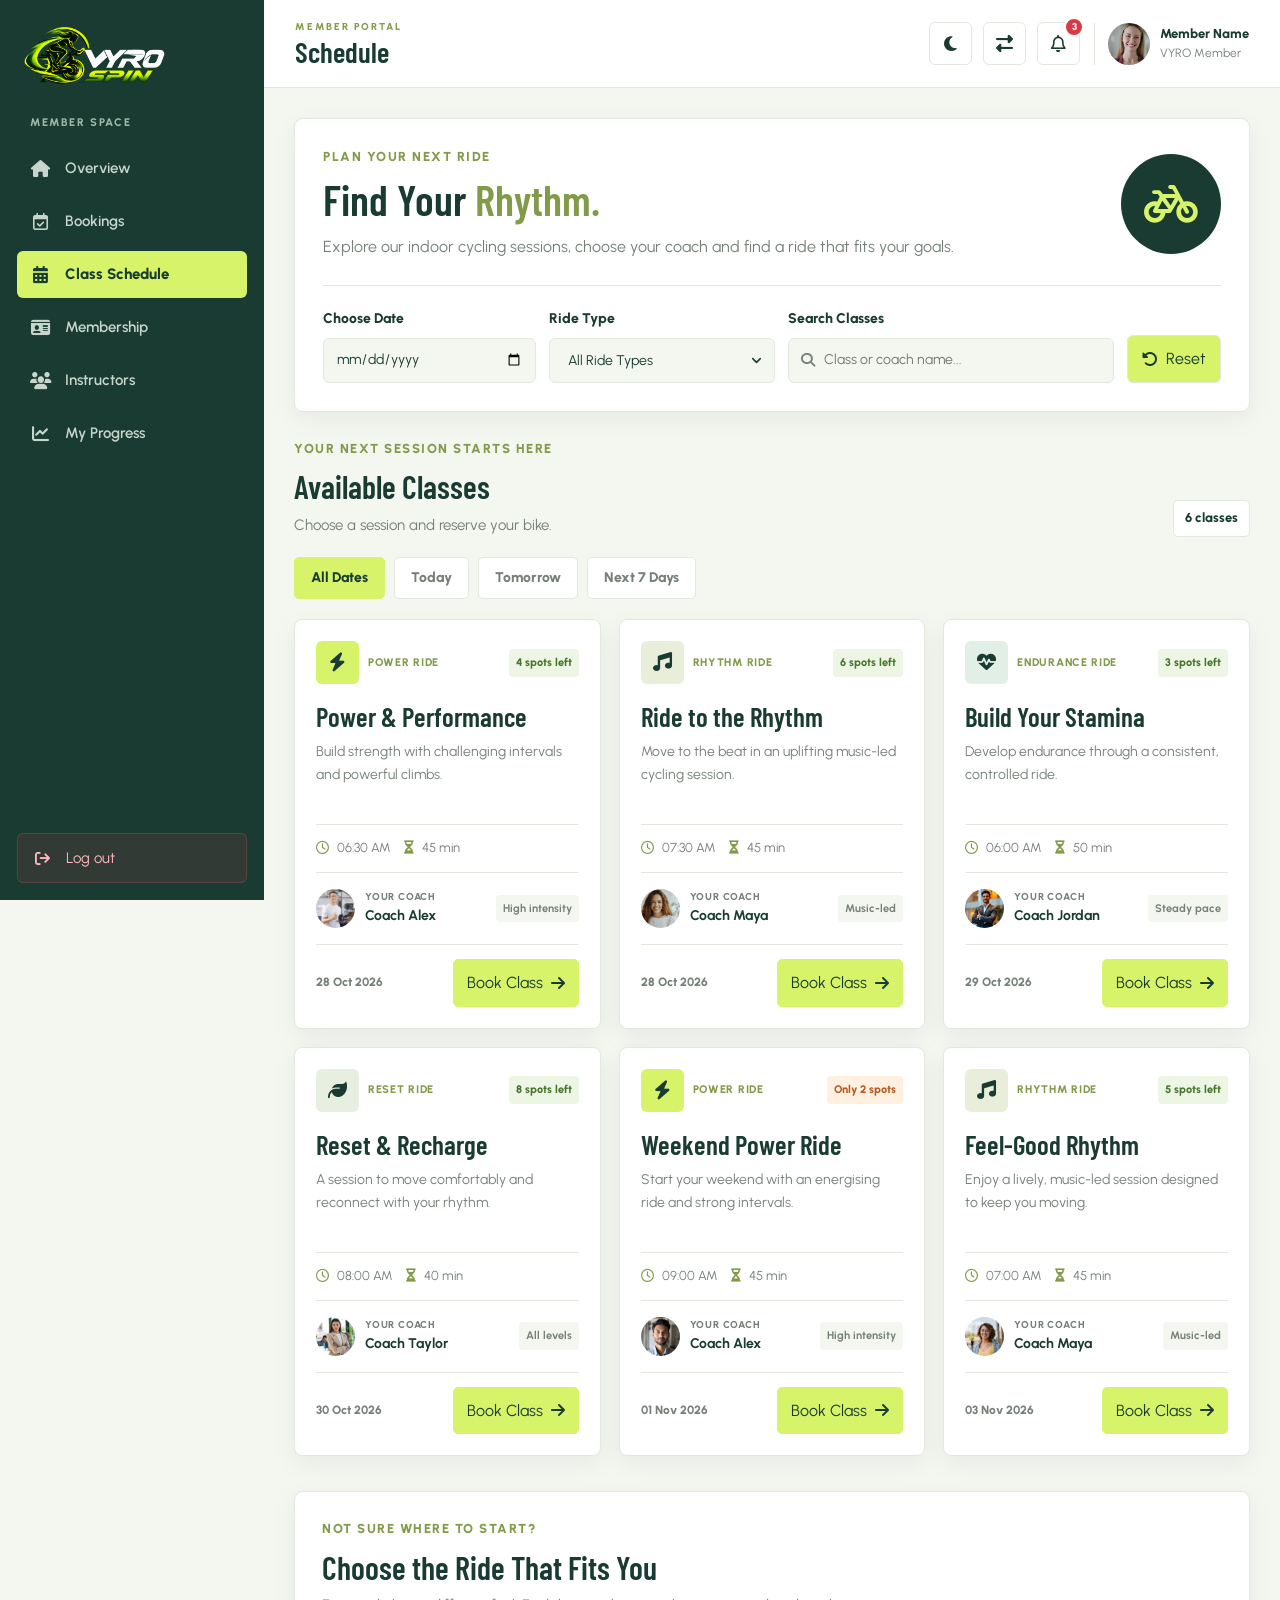
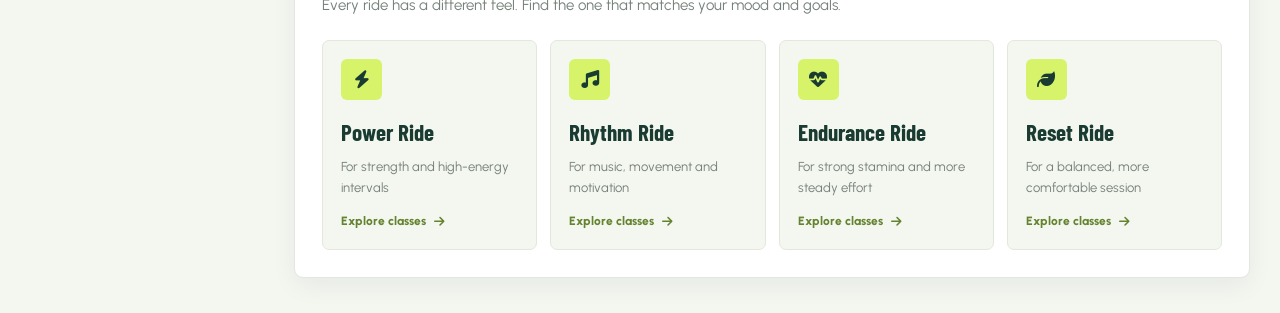
<file: dashboard-schedule.html>
﻿<!DOCTYPE html>
<html lang="en">

<head>
    <script src="js/theme.js"></script>
    <meta charset="UTF-8">
    <meta name="viewport" content="width=device-width, initial-scale=1.0">

    <title>VYRO SPIN</title>

    <meta name="description" content="Ride stronger with VYRO SPIN, your indoor cycling and performance studio.">

    <!-- Google Fonts -->
    <link rel="preconnect" href="https://fonts.googleapis.com">
    <link rel="preconnect" href="https://fonts.gstatic.com" crossorigin>

    <!-- Favicon -->
    <link rel="icon" type="image/png" href="images/favicon.png">
    <link rel="apple-touch-icon" href="images/favicon.png">

    <link
        href="https://fonts.googleapis.com/css2?family=Barlow+Condensed:wght@500;600;700;800&family=Urbanist:wght@400;500;600;700&display=swap"
        rel="stylesheet">

    <!-- Google Fonts and Font Awesome should be in <head>
    -->
    <link rel="stylesheet" href="https://cdnjs.cloudflare.com/ajax/libs/font-awesome/6.7.2/css/all.min.css">

    <!-- CSS -->
    <link rel="stylesheet" href="css/dashboard.css">

</head>

<body class="vyro-dashboard">

    <!-- Fixed sidebar -->
    <aside class="vyro-dash-sidebar" id="vyroDashSidebar">
        <button type="button" class="vyro-dash-sidebar-close" id="vyroDashSidebarClose" aria-label="Close sidebar"
            title="Close sidebar">
            <i class="fa-solid fa-xmark" aria-hidden="true"></i>
        </button>

        <a href="index.html" class="vyro-dash-brand">
            <img src="images/logo-white.png" alt="VYRO SPIN"
                onerror="this.style.display='none'; this.nextElementSibling.style.display='flex';">
        </a>

        <div class="vyro-dash-side-label">MEMBER SPACE</div>

        <nav class="vyro-dash-nav" aria-label="Dashboard navigation">
            <a href="dashboard.html" class="vyro-dash-nav-link">
                <i class="fa-solid fa-house"></i>
                <span>Overview</span>
            </a>
            <a href="my-bookings.html" class="vyro-dash-nav-link">
                <i class="fa-regular fa-calendar-check"></i>
                <span>Bookings</span>
            </a>
            <a href="dashboard-schedule.html" class="vyro-dash-nav-link active">
                <i class="fa-solid fa-calendar-days"></i>
                <span>Class Schedule</span>
            </a>
            <a href="dashboard-membership.html" class="vyro-dash-nav-link">
                <i class="fa-solid fa-id-card"></i>
                <span>Membership</span>
            </a>
            <a href="dashboard-instructors.html" class="vyro-dash-nav-link">
                <i class="fa-solid fa-users"></i>
                <span>Instructors</span>
            </a>
            <a href="my-progress.html" class="vyro-dash-nav-link">
                <i class="fa-solid fa-chart-line"></i>
                <span>My Progress</span>
            </a>

        </nav>

        <div class="vyro-dash-sidebar-bottom">

            <button type="button" class="vyro-dash-logout" id="vyroDashLogout">
                <i class="fa-solid fa-arrow-right-from-bracket"></i>
                <span>Log out</span>
            </button>
        </div>
    </aside>

    <!-- Mobile/tablet overlay -->
    <div class="vyro-dash-overlay" id="vyroDashOverlay"></div>

    <!-- Fixed header -->
    <header class="vyro-dash-header" id="vyroDashHeader">
        <div class="vyro-dash-header-left">
            <button type="button" class="vyro-dash-menu-toggle" id="vyroDashMenuToggle" aria-label="Toggle sidebar"
                aria-expanded="true" aria-controls="vyroDashSidebar">
                <i class="fa-solid fa-bars"></i>
            </button>

            <div class="vyro-dash-page-heading">
                <span>MEMBER PORTAL</span>
                <h1>Schedule</h1>
            </div>
        </div>

        <div class="vyro-dash-header-right">
            <button type="button" class="vyro-dash-header-btn" id="vyroDashDarkToggle" aria-label="Toggle dark mode"
                aria-pressed="false" title="Dark mode">
                <i class="fa-solid fa-moon"></i>
            </button>

            <button type="button" class="vyro-dash-header-btn" id="vyroDashRtlToggle" aria-label="Toggle RTL mode"
                aria-pressed="false" title="RTL mode">
                <i class="fa-solid fa-right-left"></i>
            </button>

            <div class="vyro-dash-notification-wrap">
                <button type="button" class="vyro-dash-header-btn vyro-dash-notification-btn"
                    id="vyroDashNotificationToggle" aria-label="Notifications, 3 unread" aria-expanded="false">
                    <i class="fa-regular fa-bell"></i>
                    <span class="vyro-dash-notification-badge">3</span>
                </button>

                <div class="vyro-dash-notification-panel" id="vyroDashNotificationPanel" hidden>
                    <div class="vyro-dash-popover-heading">
                        <strong>Notifications</strong>
                        <span>3 new</span>
                    </div>

                    <div class="vyro-dash-notification-item">
                        <span class="vyro-dash-notification-icon">
                            <i class="fa-solid fa-bicycle"></i>
                        </span>
                        <div>
                            <strong>Your next ride awaits</strong>
                            <p>Explore upcoming cycling sessions.</p>
                        </div>
                    </div>

                    <div class="vyro-dash-notification-item">
                        <span class="vyro-dash-notification-icon">
                            <i class="fa-regular fa-calendar-check"></i>
                        </span>
                        <div>
                            <strong>Plan your next class</strong>
                            <p>Check the latest class schedule.</p>
                        </div>
                    </div>

                    <div class="vyro-dash-notification-item">
                        <span class="vyro-dash-notification-icon">
                            <i class="fa-solid fa-heart-pulse"></i>
                        </span>
                        <div>
                            <strong>Keep your momentum</strong>
                            <p>Make time for your next workout.</p>
                        </div>
                    </div>
                </div>
            </div>

            <a href="#" class="vyro-dash-member-profile">
                <img src="images/member-avatar.jpg" alt="Member profile"
                    onerror="this.style.display='none'; this.nextElementSibling.style.display='flex';">
                <span class="vyro-dash-avatar-fallback">B</span>
                <span class="vyro-dash-member-info">
                    <strong>Member Name</strong>
                    <small>VYRO Member</small>
                </span>
            </a>
        </div>
    </header>

    <!-- Main dashboard area -->

    <main class="vyro-schedule-main">

        <!-- SECTION 1: WELCOME + FILTERS -->
        <section class="vyro-schedule-hero">
            <div class="vyro-schedule-hero-top">
                <div>
                    <span class="vyro-schedule-eyebrow">PLAN YOUR NEXT RIDE</span>
                    <h2>Find Your <span>Rhythm.</span></h2>
                    <p>Explore our indoor cycling sessions, choose your coach and find a ride that fits your goals.</p>
                </div>
                <div class="vyro-schedule-hero-icon">
                    <i class="fa-solid fa-bicycle"></i>
                </div>
            </div>

            <div class="vyro-schedule-filter-bar">
                <label class="vyro-schedule-field">
                    <span>Choose Date</span>
                    <input type="date" id="vyroScheduleDate" aria-label="Choose class date">
                </label>

                <label class="vyro-schedule-field">
                    <span>Ride Type</span>
                    <select id="vyroScheduleType">
                        <option value="all">All Ride Types</option>
                        <option value="power">Power Ride</option>
                        <option value="rhythm">Rhythm Ride</option>
                        <option value="endurance">Endurance Ride</option>
                        <option value="reset">Reset Ride</option>
                    </select>
                </label>

                <label class="vyro-schedule-field vyro-schedule-search">
                    <span>Search Classes</span>
                    <span class="vyro-schedule-search-input">
                        <i class="fa-solid fa-magnifying-glass"></i>
                        <input type="search" id="vyroScheduleSearch" placeholder="Class or coach name..."
                            aria-label="Search classes">
                    </span>
                </label>

                <button type="button" class="vyro-schedule-reset" id="vyroScheduleReset">
                    <i class="fa-solid fa-rotate-left"></i> Reset
                </button>
            </div>
        </section>


        <!-- SECTION 2: AVAILABLE CLASSES -->
        <section class="vyro-schedule-classes">
            <div class="vyro-schedule-section-heading">
                <div>
                    <span class="vyro-schedule-eyebrow">YOUR NEXT SESSION STARTS HERE</span>
                    <h3>Available Classes</h3>
                    <p>Choose a session and reserve your bike.</p>
                </div>
                <span class="vyro-schedule-results" id="vyroScheduleResultCount">6 classes</span>
            </div>

            <div class="vyro-schedule-day-tabs" role="group" aria-label="Quick date filters">
                <button type="button" class="active" data-day="all">All Dates</button>
                <button type="button" data-day="today">Today</button>
                <button type="button" data-day="tomorrow">Tomorrow</button>
                <button type="button" data-day="week">Next 7 Days</button>
            </div>

            <div class="vyro-schedule-card-grid" id="vyroScheduleCardGrid">

                <article class="vyro-schedule-card" data-type="power" data-date="2026-10-28"
                    data-title="Power & Performance" data-coach="Coach Alex" data-time="06:30" data-duration="45"
                    data-seats="4" data-level="High intensity"
                    data-description="Build strength with challenging intervals and powerful climbs.">

                    <div class="vyro-schedule-card-top">
                        <span class="vyro-schedule-class-icon power"><i class="fa-solid fa-bolt"></i></span>
                        <span class="vyro-schedule-class-label">POWER RIDE</span>
                        <span class="vyro-schedule-seats">4 spots left</span>
                    </div>
                    <h4>Power & Performance</h4>
                    <p class="vyro-schedule-card-description">Build strength with challenging intervals and powerful
                        climbs.</p>
                    <div class="vyro-schedule-card-meta">
                        <span><i class="fa-regular fa-clock"></i> 06:30 AM</span>
                        <span><i class="fa-solid fa-hourglass-half"></i> 45 min</span>
                    </div>
                    <div class="vyro-schedule-coach">
                        <img class="vyro-schedule-coach-avatar" src="images/c1.jpg" alt="Coach Alex">
                        <span><small>YOUR COACH</small><strong>Coach Alex</strong></span>
                        <span class="vyro-schedule-level">High intensity</span>
                    </div>
                    <div class="vyro-schedule-card-bottom">
                        <span class="vyro-schedule-date-label">28 Oct 2026</span>
                        <button type="button" class="vyro-schedule-book-btn">Book Class <i
                                class="fa-solid fa-arrow-right"></i></button>
                    </div>
                </article>

                <article class="vyro-schedule-card" data-type="rhythm" data-date="2026-10-28"
                    data-title="Ride to the Rhythm" data-coach="Coach Maya" data-time="07:30" data-duration="45"
                    data-seats="6" data-level="Music-led"
                    data-description="Move to the beat in an uplifting music-led cycling session.">

                    <div class="vyro-schedule-card-top">
                        <span class="vyro-schedule-class-icon rhythm"><i class="fa-solid fa-music"></i></span>
                        <span class="vyro-schedule-class-label">RHYTHM RIDE</span>
                        <span class="vyro-schedule-seats">6 spots left</span>
                    </div>
                    <h4>Ride to the Rhythm</h4>
                    <p class="vyro-schedule-card-description">Move to the beat in an uplifting music-led cycling
                        session.</p>
                    <div class="vyro-schedule-card-meta">
                        <span><i class="fa-regular fa-clock"></i> 07:30 AM</span>
                        <span><i class="fa-solid fa-hourglass-half"></i> 45 min</span>
                    </div>
                    <div class="vyro-schedule-coach">
                        <img class="vyro-schedule-coach-avatar" src="images/c2.jpg" alt="Coach Maya">
                        <span><small>YOUR COACH</small><strong>Coach Maya</strong></span>
                        <span class="vyro-schedule-level">Music-led</span>
                    </div>
                    <div class="vyro-schedule-card-bottom">
                        <span class="vyro-schedule-date-label">28 Oct 2026</span>
                        <button type="button" class="vyro-schedule-book-btn">Book Class <i
                                class="fa-solid fa-arrow-right"></i></button>
                    </div>
                </article>

                <article class="vyro-schedule-card" data-type="endurance" data-date="2026-10-29"
                    data-title="Build Your Stamina" data-coach="Coach Jordan" data-time="06:00" data-duration="50"
                    data-seats="3" data-level="Steady pace"
                    data-description="Develop endurance through a consistent, controlled ride.">

                    <div class="vyro-schedule-card-top">
                        <span class="vyro-schedule-class-icon endurance"><i class="fa-solid fa-heart-pulse"></i></span>
                        <span class="vyro-schedule-class-label">ENDURANCE RIDE</span>
                        <span class="vyro-schedule-seats">3 spots left</span>
                    </div>
                    <h4>Build Your Stamina</h4>
                    <p class="vyro-schedule-card-description">Develop endurance through a consistent, controlled ride.
                    </p>
                    <div class="vyro-schedule-card-meta">
                        <span><i class="fa-regular fa-clock"></i> 06:00 AM</span>
                        <span><i class="fa-solid fa-hourglass-half"></i> 50 min</span>
                    </div>
                    <div class="vyro-schedule-coach">
                        <img class="vyro-schedule-coach-avatar" src="images/c3.jpg" alt="Coach Jordan">
                        <span><small>YOUR COACH</small><strong>Coach Jordan</strong></span>
                        <span class="vyro-schedule-level">Steady pace</span>
                    </div>
                    <div class="vyro-schedule-card-bottom">
                        <span class="vyro-schedule-date-label">29 Oct 2026</span>
                        <button type="button" class="vyro-schedule-book-btn">Book Class <i
                                class="fa-solid fa-arrow-right"></i></button>
                    </div>
                </article>

                <article class="vyro-schedule-card" data-type="reset" data-date="2026-10-30"
                    data-title="Reset & Recharge" data-coach="Coach Taylor" data-time="08:00" data-duration="40"
                    data-seats="8" data-level="All levels"
                    data-description="A balanced session to move comfortably and reconnect with your rhythm.">

                    <div class="vyro-schedule-card-top">
                        <span class="vyro-schedule-class-icon reset"><i class="fa-solid fa-leaf"></i></span>
                        <span class="vyro-schedule-class-label">RESET RIDE</span>
                        <span class="vyro-schedule-seats">8 spots left</span>
                    </div>
                    <h4>Reset & Recharge</h4>
                    <p class="vyro-schedule-card-description">A session to move comfortably and reconnect with
                        your rhythm.</p>
                    <div class="vyro-schedule-card-meta">
                        <span><i class="fa-regular fa-clock"></i> 08:00 AM</span>
                        <span><i class="fa-solid fa-hourglass-half"></i> 40 min</span>
                    </div>
                    <div class="vyro-schedule-coach">
                        <img class="vyro-schedule-coach-avatar" src="images/c4.jpg" alt="Coach Taylor">
                        <span><small>YOUR COACH</small><strong>Coach Taylor</strong></span>
                        <span class="vyro-schedule-level">All levels</span>
                    </div>
                    <div class="vyro-schedule-card-bottom">
                        <span class="vyro-schedule-date-label">30 Oct 2026</span>
                        <button type="button" class="vyro-schedule-book-btn">Book Class <i
                                class="fa-solid fa-arrow-right"></i></button>
                    </div>
                </article>

                <article class="vyro-schedule-card" data-type="power" data-date="2026-11-01"
                    data-title="Weekend Power Ride" data-coach="Coach Alex" data-time="09:00" data-duration="45"
                    data-seats="2" data-level="High intensity"
                    data-description="Start your weekend with an energising ride and strong intervals.">

                    <div class="vyro-schedule-card-top">
                        <span class="vyro-schedule-class-icon power"><i class="fa-solid fa-bolt"></i></span>
                        <span class="vyro-schedule-class-label">POWER RIDE</span>
                        <span class="vyro-schedule-seats limited">Only 2 spots</span>
                    </div>
                    <h4>Weekend Power Ride</h4>
                    <p class="vyro-schedule-card-description">Start your weekend with an energising ride and strong
                        intervals.</p>
                    <div class="vyro-schedule-card-meta">
                        <span><i class="fa-regular fa-clock"></i> 09:00 AM</span>
                        <span><i class="fa-solid fa-hourglass-half"></i> 45 min</span>
                    </div>
                    <div class="vyro-schedule-coach">
                        <img class="vyro-schedule-coach-avatar" src="images/c5.jpg" alt="Coach Alex">
                        <span><small>YOUR COACH</small><strong>Coach Alex</strong></span>
                        <span class="vyro-schedule-level">High intensity</span>
                    </div>
                    <div class="vyro-schedule-card-bottom">
                        <span class="vyro-schedule-date-label">01 Nov 2026</span>
                        <button type="button" class="vyro-schedule-book-btn">Book Class <i
                                class="fa-solid fa-arrow-right"></i></button>
                    </div>
                </article>

                <article class="vyro-schedule-card" data-type="rhythm" data-date="2026-11-03"
                    data-title="Feel-Good Rhythm" data-coach="Coach Maya" data-time="07:00" data-duration="45"
                    data-seats="5" data-level="Music-led"
                    data-description="Enjoy a lively, music-led session designed to keep you moving.">

                    <div class="vyro-schedule-card-top">
                        <span class="vyro-schedule-class-icon rhythm"><i class="fa-solid fa-music"></i></span>
                        <span class="vyro-schedule-class-label">RHYTHM RIDE</span>
                        <span class="vyro-schedule-seats">5 spots left</span>
                    </div>
                    <h4>Feel-Good Rhythm</h4>
                    <p class="vyro-schedule-card-description">Enjoy a lively, music-led session designed to keep you
                        moving.</p>
                    <div class="vyro-schedule-card-meta">
                        <span><i class="fa-regular fa-clock"></i> 07:00 AM</span>
                        <span><i class="fa-solid fa-hourglass-half"></i> 45 min</span>
                    </div>
                    <div class="vyro-schedule-coach">
                        <img class="vyro-schedule-coach-avatar" src="images/c6.jpg" alt="Coach Maya">
                        <span><small>YOUR COACH</small><strong>Coach Maya</strong></span>
                        <span class="vyro-schedule-level">Music-led</span>
                    </div>
                    <div class="vyro-schedule-card-bottom">
                        <span class="vyro-schedule-date-label">03 Nov 2026</span>
                        <button type="button" class="vyro-schedule-book-btn">Book Class <i
                                class="fa-solid fa-arrow-right"></i></button>
                    </div>
                </article>

            </div>

            <div class="vyro-schedule-empty" id="vyroScheduleEmpty" hidden>
                <i class="fa-regular fa-calendar-xmark"></i>
                <h4>No classes found</h4>
                <p>Try a different date, ride type or search term.</p>
                <button type="button" id="vyroScheduleEmptyReset">Clear Filters</button>
            </div>
        </section>


        <!-- SECTION 3: RIDE GUIDE -->
        <section class="vyro-schedule-guide">
            <div class="vyro-schedule-guide-heading">
                <span class="vyro-schedule-eyebrow">NOT SURE WHERE TO START?</span>
                <h3>Choose the Ride That Fits You</h3>
                <p>Every ride has a different feel. Find the one that matches your mood and goals.</p>
            </div>

            <div class="vyro-schedule-guide-grid">
                <button type="button" class="vyro-schedule-guide-card" data-guide="power">
                    <span class="vyro-schedule-guide-icon"><i class="fa-solid fa-bolt"></i></span>
                    <strong>Power Ride</strong>
                    <small>For strength and high-energy intervals</small>
                    <span class="vyro-schedule-guide-link">Explore classes <i
                            class="fa-solid fa-arrow-right"></i></span>
                </button>

                <button type="button" class="vyro-schedule-guide-card" data-guide="rhythm">
                    <span class="vyro-schedule-guide-icon"><i class="fa-solid fa-music"></i></span>
                    <strong>Rhythm Ride</strong>
                    <small>For music, movement and motivation</small>
                    <span class="vyro-schedule-guide-link">Explore classes <i
                            class="fa-solid fa-arrow-right"></i></span>
                </button>

                <button type="button" class="vyro-schedule-guide-card" data-guide="endurance">
                    <span class="vyro-schedule-guide-icon"><i class="fa-solid fa-heart-pulse"></i></span>
                    <strong>Endurance Ride</strong>
                    <small>For strong stamina and more steady effort</small>
                    <span class="vyro-schedule-guide-link">Explore classes <i
                            class="fa-solid fa-arrow-right"></i></span>
                </button>

                <button type="button" class="vyro-schedule-guide-card" data-guide="reset">
                    <span class="vyro-schedule-guide-icon"><i class="fa-solid fa-leaf"></i></span>
                    <strong>Reset Ride</strong>
                    <small>For a balanced, more comfortable session</small>
                    <span class="vyro-schedule-guide-link">Explore classes <i
                            class="fa-solid fa-arrow-right"></i></span>
                </button>
            </div>
        </section>

    </main>


    <!-- BOOKING CONFIRMATION MODAL -->
    <div class="vyro-schedule-modal" id="vyroScheduleModal" role="dialog" aria-modal="true"
        aria-labelledby="vyroScheduleModalTitle" hidden>
        <div class="vyro-schedule-modal-card">
            <span class="vyro-schedule-modal-icon"><i class="fa-solid fa-bicycle"></i></span>
            <span class="vyro-schedule-eyebrow">YOUR NEXT RIDE</span>
            <h3 id="vyroScheduleModalTitle">Book this class?</h3>
            <p id="vyroScheduleModalDescription"></p>

            <div class="vyro-schedule-modal-summary" id="vyroScheduleModalSummary"></div>

            <p class="vyro-schedule-modal-note">
                This demo will not create a permanent booking until connected to your booking system.
            </p>

            <div class="vyro-schedule-modal-actions">
                <button type="button" id="vyroScheduleModalClose">Not Now</button>
                <button type="button" id="vyroScheduleConfirm">Continue to Bookings</button>
            </div>
        </div>
    </div>

    <!-- Logout confirmation modal -->
    <div class="vyro-dash-modal" id="vyroDashLogoutModal" role="dialog" aria-modal="true"
        aria-labelledby="vyroDashLogoutTitle" hidden>
        <div class="vyro-dash-modal-card">
            <div class="vyro-dash-modal-icon">
                <i class="fa-solid fa-arrow-right-from-bracket"></i>
            </div>
            <h2 id="vyroDashLogoutTitle">Log out of your account?</h2>
            <p>Are you sure you want to log out of your VYRO SPIN member account?</p>
            <div class="vyro-dash-modal-actions">
                <button type="button" class="vyro-dash-cancel-btn" id="vyroDashLogoutNo">
                    No, stay
                </button>
                <button type="button" class="vyro-dash-confirm-logout" id="vyroDashLogoutYes">
                    Yes, log out
                </button>
            </div>
        </div>
    </div>

    <script src="js/dashboard.js"></script>

</body>

</html>
</file>
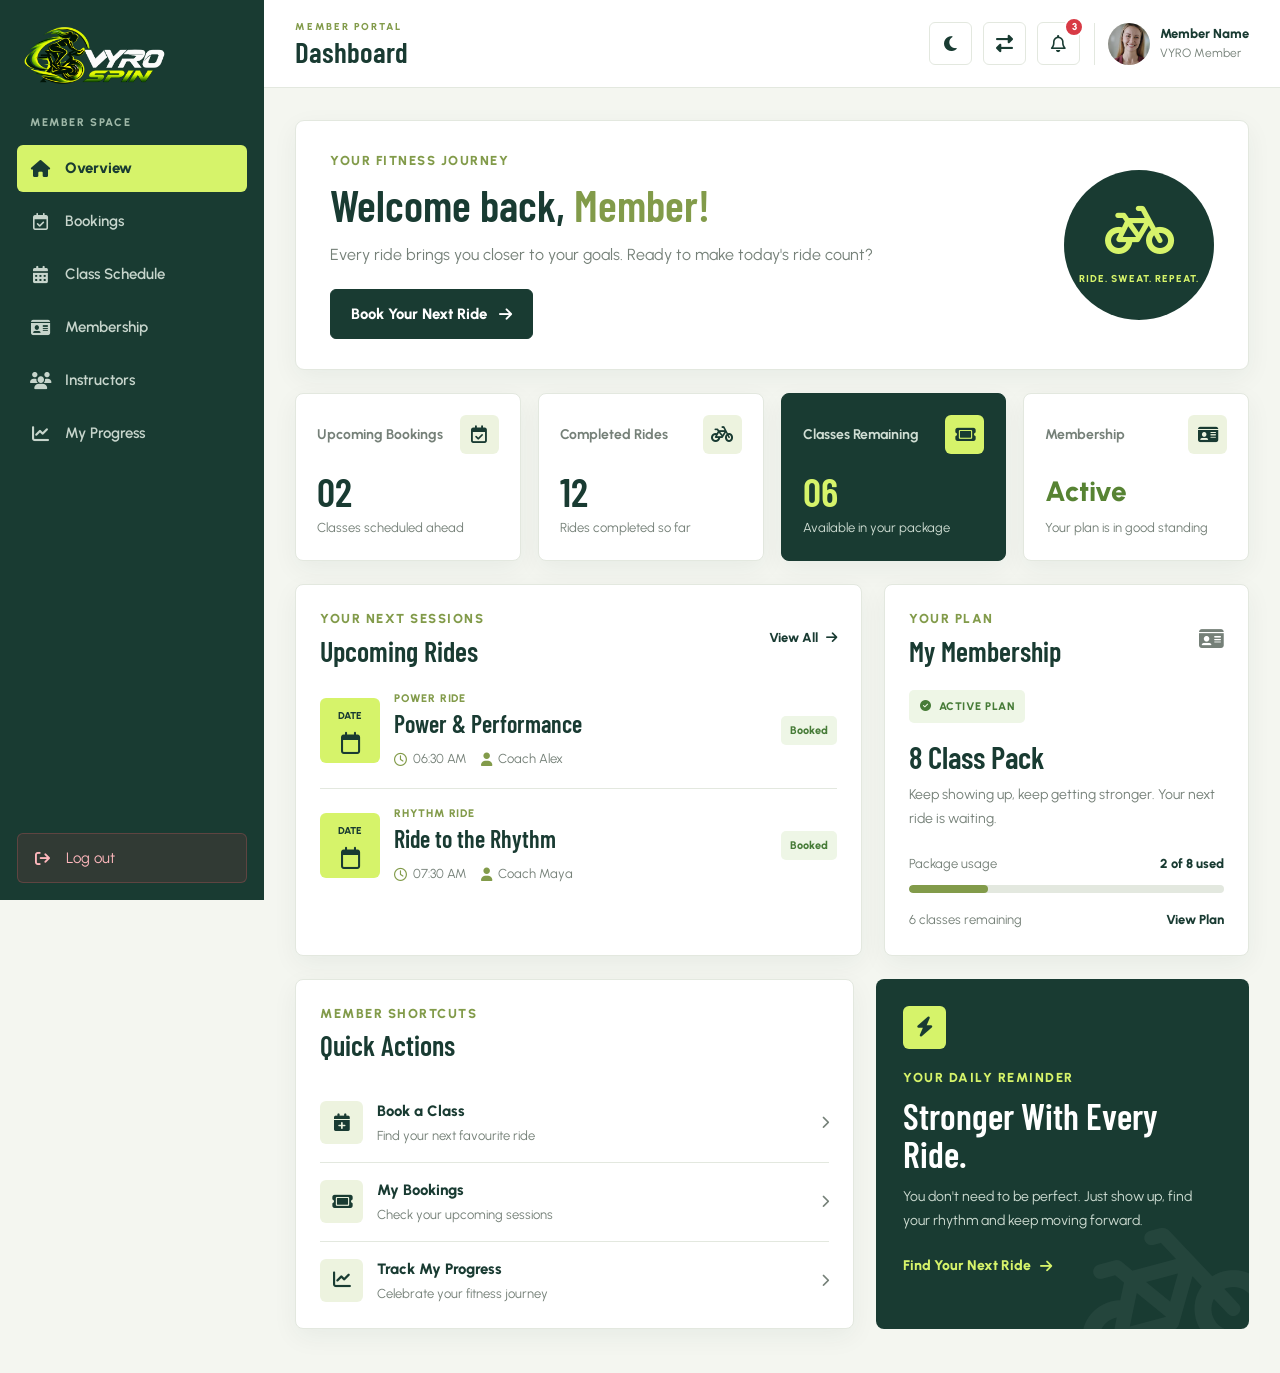
<file: dashboard.html>
﻿<!DOCTYPE html>
<html lang="en">

<head>
    <script src="js/theme.js"></script>
    <meta charset="UTF-8">
    <meta name="viewport" content="width=device-width, initial-scale=1.0">

    <title>VYRO SPIN</title>

    <meta name="description" content="Ride stronger with VYRO SPIN, your indoor cycling and performance studio.">

    <!-- Google Fonts -->
    <link rel="preconnect" href="https://fonts.googleapis.com">
    <link rel="preconnect" href="https://fonts.gstatic.com" crossorigin>

    <!-- Favicon -->
    <link rel="icon" type="image/png" href="images/favicon.png">
    <link rel="apple-touch-icon" href="images/favicon.png">

    <link
        href="https://fonts.googleapis.com/css2?family=Barlow+Condensed:wght@500;600;700;800&family=Urbanist:wght@400;500;600;700&display=swap"
        rel="stylesheet">

    <!-- Google Fonts and Font Awesome should be in <head>
    -->
    <link rel="stylesheet" href="https://cdnjs.cloudflare.com/ajax/libs/font-awesome/6.7.2/css/all.min.css">

    <!-- CSS -->
    <link rel="stylesheet" href="css/dashboard.css">

</head>

<body class="vyro-dashboard">

    <!-- Fixed sidebar -->
    <aside class="vyro-dash-sidebar" id="vyroDashSidebar">
        <button type="button" class="vyro-dash-sidebar-close" id="vyroDashSidebarClose" aria-label="Close sidebar"
            title="Close sidebar">
            <i class="fa-solid fa-xmark" aria-hidden="true"></i>
        </button>

        <a href="index.html" class="vyro-dash-brand">
            <img src="images/logo-white.png" alt="VYRO SPIN"
                onerror="this.style.display='none'; this.nextElementSibling.style.display='flex';">
        </a>

        <div class="vyro-dash-side-label">MEMBER SPACE</div>

        <nav class="vyro-dash-nav" aria-label="Dashboard navigation">
            <a href="dashboard.html" class="vyro-dash-nav-link active">
                <i class="fa-solid fa-house"></i>
                <span>Overview</span>
            </a>
            <a href="my-bookings.html" class="vyro-dash-nav-link">
                <i class="fa-regular fa-calendar-check"></i>
                <span>Bookings</span>
            </a>
            <a href="dashboard-schedule.html" class="vyro-dash-nav-link">
                <i class="fa-solid fa-calendar-days"></i>
                <span>Class Schedule</span>
            </a>
            <a href="dashboard-membership.html" class="vyro-dash-nav-link">
                <i class="fa-solid fa-id-card"></i>
                <span>Membership</span>
            </a>
            <a href="dashboard-instructors.html" class="vyro-dash-nav-link">
                <i class="fa-solid fa-users"></i>
                <span>Instructors</span>
            </a>
            <a href="my-progress.html" class="vyro-dash-nav-link">
                <i class="fa-solid fa-chart-line"></i>
                <span>My Progress</span>
            </a>

        </nav>

        <div class="vyro-dash-sidebar-bottom">

            <button type="button" class="vyro-dash-logout" id="vyroDashLogout">
                <i class="fa-solid fa-arrow-right-from-bracket"></i>
                <span>Log out</span>
            </button>
        </div>
    </aside>

    <!-- Mobile/tablet overlay -->
    <div class="vyro-dash-overlay" id="vyroDashOverlay"></div>

    <!-- Fixed header -->
    <header class="vyro-dash-header" id="vyroDashHeader">
        <div class="vyro-dash-header-left">
            <button type="button" class="vyro-dash-menu-toggle" id="vyroDashMenuToggle" aria-label="Toggle sidebar"
                aria-expanded="true" aria-controls="vyroDashSidebar">
                <i class="fa-solid fa-bars"></i>
            </button>

            <div class="vyro-dash-page-heading">
                <span>MEMBER PORTAL</span>
                <h1>Dashboard</h1>
            </div>
        </div>

        <div class="vyro-dash-header-right">
            <button type="button" class="vyro-dash-header-btn" id="vyroDashDarkToggle" aria-label="Toggle dark mode"
                aria-pressed="false" title="Dark mode">
                <i class="fa-solid fa-moon"></i>
            </button>

            <button type="button" class="vyro-dash-header-btn" id="vyroDashRtlToggle" aria-label="Toggle RTL mode"
                aria-pressed="false" title="RTL mode">
                <i class="fa-solid fa-right-left"></i>
            </button>

            <div class="vyro-dash-notification-wrap">
                <button type="button" class="vyro-dash-header-btn vyro-dash-notification-btn"
                    id="vyroDashNotificationToggle" aria-label="Notifications, 3 unread" aria-expanded="false">
                    <i class="fa-regular fa-bell"></i>
                    <span class="vyro-dash-notification-badge">3</span>
                </button>

                <div class="vyro-dash-notification-panel" id="vyroDashNotificationPanel" hidden>
                    <div class="vyro-dash-popover-heading">
                        <strong>Notifications</strong>
                        <span>3 new</span>
                    </div>

                    <div class="vyro-dash-notification-item">
                        <span class="vyro-dash-notification-icon">
                            <i class="fa-solid fa-bicycle"></i>
                        </span>
                        <div>
                            <strong>Your next ride awaits</strong>
                            <p>Explore upcoming cycling sessions.</p>
                        </div>
                    </div>

                    <div class="vyro-dash-notification-item">
                        <span class="vyro-dash-notification-icon">
                            <i class="fa-regular fa-calendar-check"></i>
                        </span>
                        <div>
                            <strong>Plan your next class</strong>
                            <p>Check the latest class schedule.</p>
                        </div>
                    </div>

                    <div class="vyro-dash-notification-item">
                        <span class="vyro-dash-notification-icon">
                            <i class="fa-solid fa-heart-pulse"></i>
                        </span>
                        <div>
                            <strong>Keep your momentum</strong>
                            <p>Make time for your next workout.</p>
                        </div>
                    </div>
                </div>
            </div>

            <a href="#" class="vyro-dash-member-profile">
                <img src="images/member-avatar.jpg" alt="Member profile"
                    onerror="this.style.display='none'; this.nextElementSibling.style.display='flex';">
                <span class="vyro-dash-avatar-fallback">B</span>
                <span class="vyro-dash-member-info">
                    <strong>Member Name</strong>
                    <small>VYRO Member</small>
                </span>
            </a>
        </div>
    </header>

    <!-- Main dashboard area -->
    <main class="vyro-dash-main" id="vyroDashMain">


        <!-- SECTION 1: WELCOME BANNER -->
        <section class="vyro-dash-overview-welcome">
            <div class="vyro-dash-overview-welcome-content">
                <span class="vyro-dash-overview-eyebrow">YOUR FITNESS JOURNEY</span>
                <h2>Welcome back, <span>Member!</span></h2>
                <p>Every ride brings you closer to your goals. Ready to make today's ride count?</p>
                <a href="dashboard-schedule.html" class="vyro-dash-overview-primary-btn">
                    Book Your Next Ride
                    <i class="fa-solid fa-arrow-right"></i>
                </a>
            </div>

            <div class="vyro-dash-overview-welcome-icon">
                <i class="fa-solid fa-bicycle"></i>
                <span>RIDE. SWEAT. REPEAT.</span>
            </div>
        </section>


        <!-- SECTION 2: QUICK STATS -->
        <section class="vyro-dash-overview-stats">
            <article class="vyro-dash-overview-stat-card">
                <div class="vyro-dash-overview-stat-top">
                    <span>Upcoming Bookings</span>
                    <i class="fa-regular fa-calendar-check"></i>
                </div>
                <strong>02</strong>
                <p>Classes scheduled ahead</p>
            </article>

            <article class="vyro-dash-overview-stat-card">
                <div class="vyro-dash-overview-stat-top">
                    <span>Completed Rides</span>
                    <i class="fa-solid fa-bicycle"></i>
                </div>
                <strong>12</strong>
                <p>Rides completed so far</p>
            </article>

            <article class="vyro-dash-overview-stat-card vyro-dash-overview-stat-featured">
                <div class="vyro-dash-overview-stat-top">
                    <span>Classes Remaining</span>
                    <i class="fa-solid fa-ticket"></i>
                </div>
                <strong>06</strong>
                <p>Available in your package</p>
            </article>

            <article class="vyro-dash-overview-stat-card">
                <div class="vyro-dash-overview-stat-top">
                    <span>Membership</span>
                    <i class="fa-solid fa-id-card"></i>
                </div>
                <strong class="vyro-dash-overview-membership-status">Active</strong>
                <p>Your plan is in good standing</p>
            </article>
        </section>


        <!-- SECTION 3: UPCOMING RIDES + MEMBERSHIP -->
        <section class="vyro-dash-overview-main-grid">

            <div class="vyro-dash-overview-panel">
                <div class="vyro-dash-overview-panel-heading">
                    <div>
                        <span class="vyro-dash-overview-eyebrow">YOUR NEXT SESSIONS</span>
                        <h3>Upcoming Rides</h3>
                    </div>
                    <a href="my-bookings.html">View All <i class="fa-solid fa-arrow-right"></i></a>
                </div>

                <article class="vyro-dash-overview-ride">
                    <div class="vyro-dash-overview-ride-date">
                        <span>DATE</span>
                        <i class="fa-regular fa-calendar"></i>
                    </div>
                    <div class="vyro-dash-overview-ride-info">
                        <span class="vyro-dash-overview-ride-tag">POWER RIDE</span>
                        <h4>Power & Performance</h4>
                        <p><i class="fa-regular fa-clock"></i> 06:30 AM</p>
                        <p><i class="fa-solid fa-user"></i> Coach Alex</p>
                    </div>
                    <span class="vyro-dash-overview-booking-status">Booked</span>
                </article>

                <article class="vyro-dash-overview-ride">
                    <div class="vyro-dash-overview-ride-date">
                        <span>DATE</span>
                        <i class="fa-regular fa-calendar"></i>
                    </div>
                    <div class="vyro-dash-overview-ride-info">
                        <span class="vyro-dash-overview-ride-tag">RHYTHM RIDE</span>
                        <h4>Ride to the Rhythm</h4>
                        <p><i class="fa-regular fa-clock"></i> 07:30 AM</p>
                        <p><i class="fa-solid fa-user"></i> Coach Maya</p>
                    </div>
                    <span class="vyro-dash-overview-booking-status">Booked</span>
                </article>
            </div>


            <div class="vyro-dash-overview-panel vyro-dash-overview-membership">
                <div class="vyro-dash-overview-panel-heading">
                    <div>
                        <span class="vyro-dash-overview-eyebrow">YOUR PLAN</span>
                        <h3>My Membership</h3>
                    </div>
                    <i class="fa-solid fa-id-card vyro-dash-overview-panel-icon"></i>
                </div>

                <span class="vyro-dash-overview-plan-badge">
                    <i class="fa-solid fa-circle-check"></i> ACTIVE PLAN
                </span>

                <h4>8 Class Pack</h4>
                <p class="vyro-dash-overview-plan-description">
                    Keep showing up, keep getting stronger. Your next ride is waiting.
                </p>

                <div class="vyro-dash-overview-progress-info">
                    <span>Package usage</span>
                    <strong>2 of 8 used</strong>
                </div>

                <div class="vyro-dash-overview-progress-track">
                    <span></span>
                </div>

                <div class="vyro-dash-overview-plan-footer">
                    <span>6 classes remaining</span>
                    <a href="dashboard-membership.html">View Plan</a>
                </div>
            </div>

        </section>


        <!-- SECTION 4: QUICK ACTIONS + MOTIVATION -->
        <section class="vyro-dash-overview-bottom-grid">

            <div class="vyro-dash-overview-panel">
                <div class="vyro-dash-overview-panel-heading">
                    <div>
                        <span class="vyro-dash-overview-eyebrow">MEMBER SHORTCUTS</span>
                        <h3>Quick Actions</h3>
                    </div>
                </div>

                <a href="dashboard-schedule.html" class="vyro-dash-overview-action">
                    <span class="vyro-dash-overview-action-icon">
                        <i class="fa-solid fa-calendar-plus"></i>
                    </span>
                    <span class="vyro-dash-overview-action-text">
                        <strong>Book a Class</strong>
                        <small>Find your next favourite ride</small>
                    </span>
                    <i class="fa-solid fa-chevron-right"></i>
                </a>

                <a href="my-bookings.html" class="vyro-dash-overview-action">
                    <span class="vyro-dash-overview-action-icon">
                        <i class="fa-solid fa-ticket"></i>
                    </span>
                    <span class="vyro-dash-overview-action-text">
                        <strong>My Bookings</strong>
                        <small>Check your upcoming sessions</small>
                    </span>
                    <i class="fa-solid fa-chevron-right"></i>
                </a>

                <a href="my-progress.html" class="vyro-dash-overview-action">
                    <span class="vyro-dash-overview-action-icon">
                        <i class="fa-solid fa-chart-line"></i>
                    </span>
                    <span class="vyro-dash-overview-action-text">
                        <strong>Track My Progress</strong>
                        <small>Celebrate your fitness journey</small>
                    </span>
                    <i class="fa-solid fa-chevron-right"></i>
                </a>
            </div>


            <div class="vyro-dash-overview-motivation">
                <div class="vyro-dash-overview-motivation-icon">
                    <i class="fa-solid fa-bolt"></i>
                </div>
                <span class="vyro-dash-overview-eyebrow">YOUR DAILY REMINDER</span>
                <h3>Stronger With Every Ride.</h3>
                <p>You don't need to be perfect. Just show up, find your rhythm and keep moving forward.</p>
                <a href="dashboard-schedule.html">
                    Find Your Next Ride <i class="fa-solid fa-arrow-right"></i>
                </a>
                <i class="fa-solid fa-bicycle vyro-dash-overview-decoration"></i>
            </div>

        </section>

    </main>

    <!-- Logout confirmation modal -->
    <div class="vyro-dash-modal" id="vyroDashLogoutModal" role="dialog" aria-modal="true"
        aria-labelledby="vyroDashLogoutTitle" hidden>
        <div class="vyro-dash-modal-card">
            <div class="vyro-dash-modal-icon">
                <i class="fa-solid fa-arrow-right-from-bracket"></i>
            </div>
            <h2 id="vyroDashLogoutTitle">Log out of your account?</h2>
            <p>Are you sure you want to log out of your VYRO SPIN member account?</p>
            <div class="vyro-dash-modal-actions">
                <button type="button" class="vyro-dash-cancel-btn" id="vyroDashLogoutNo">
                    No, stay
                </button>
                <button type="button" class="vyro-dash-confirm-logout" id="vyroDashLogoutYes">
                    Yes, log out
                </button>
            </div>
        </div>
    </div>

    <script src="js/dashboard.js"></script>

</body>

</html>
</file>
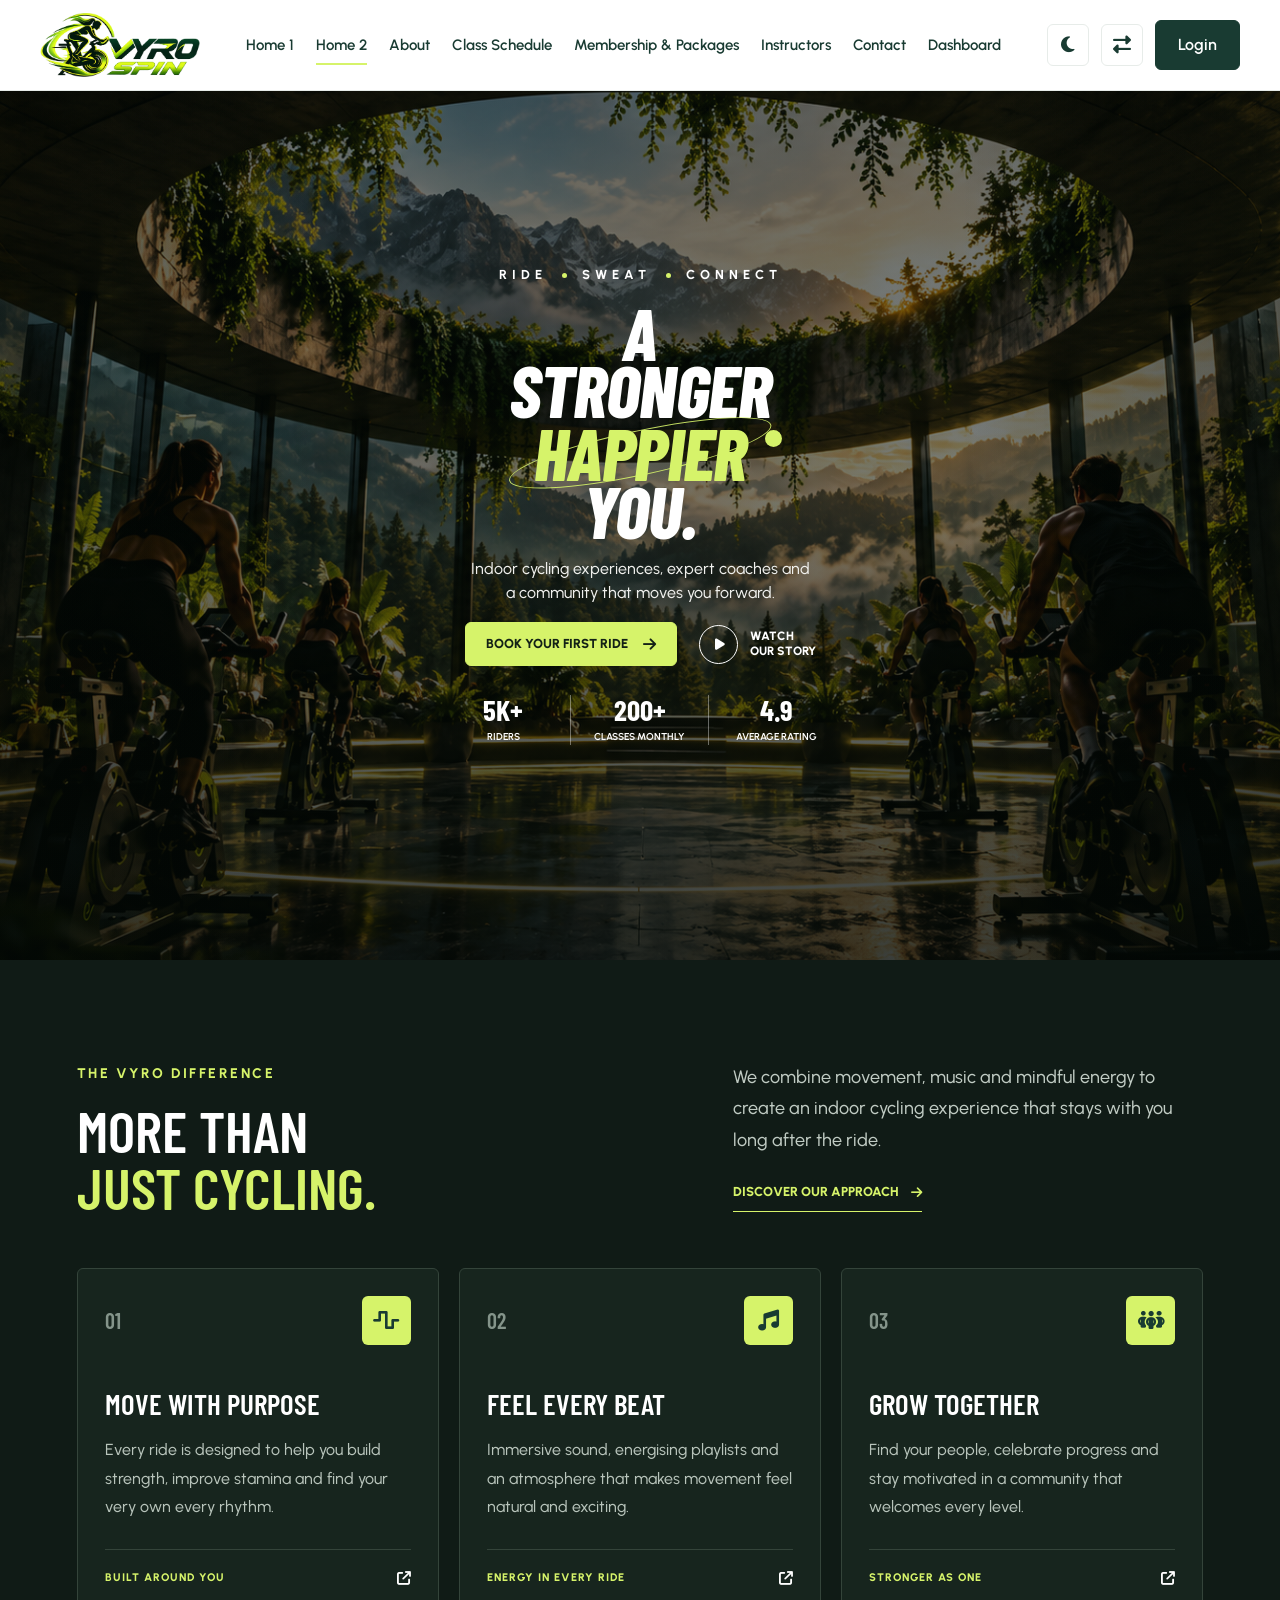
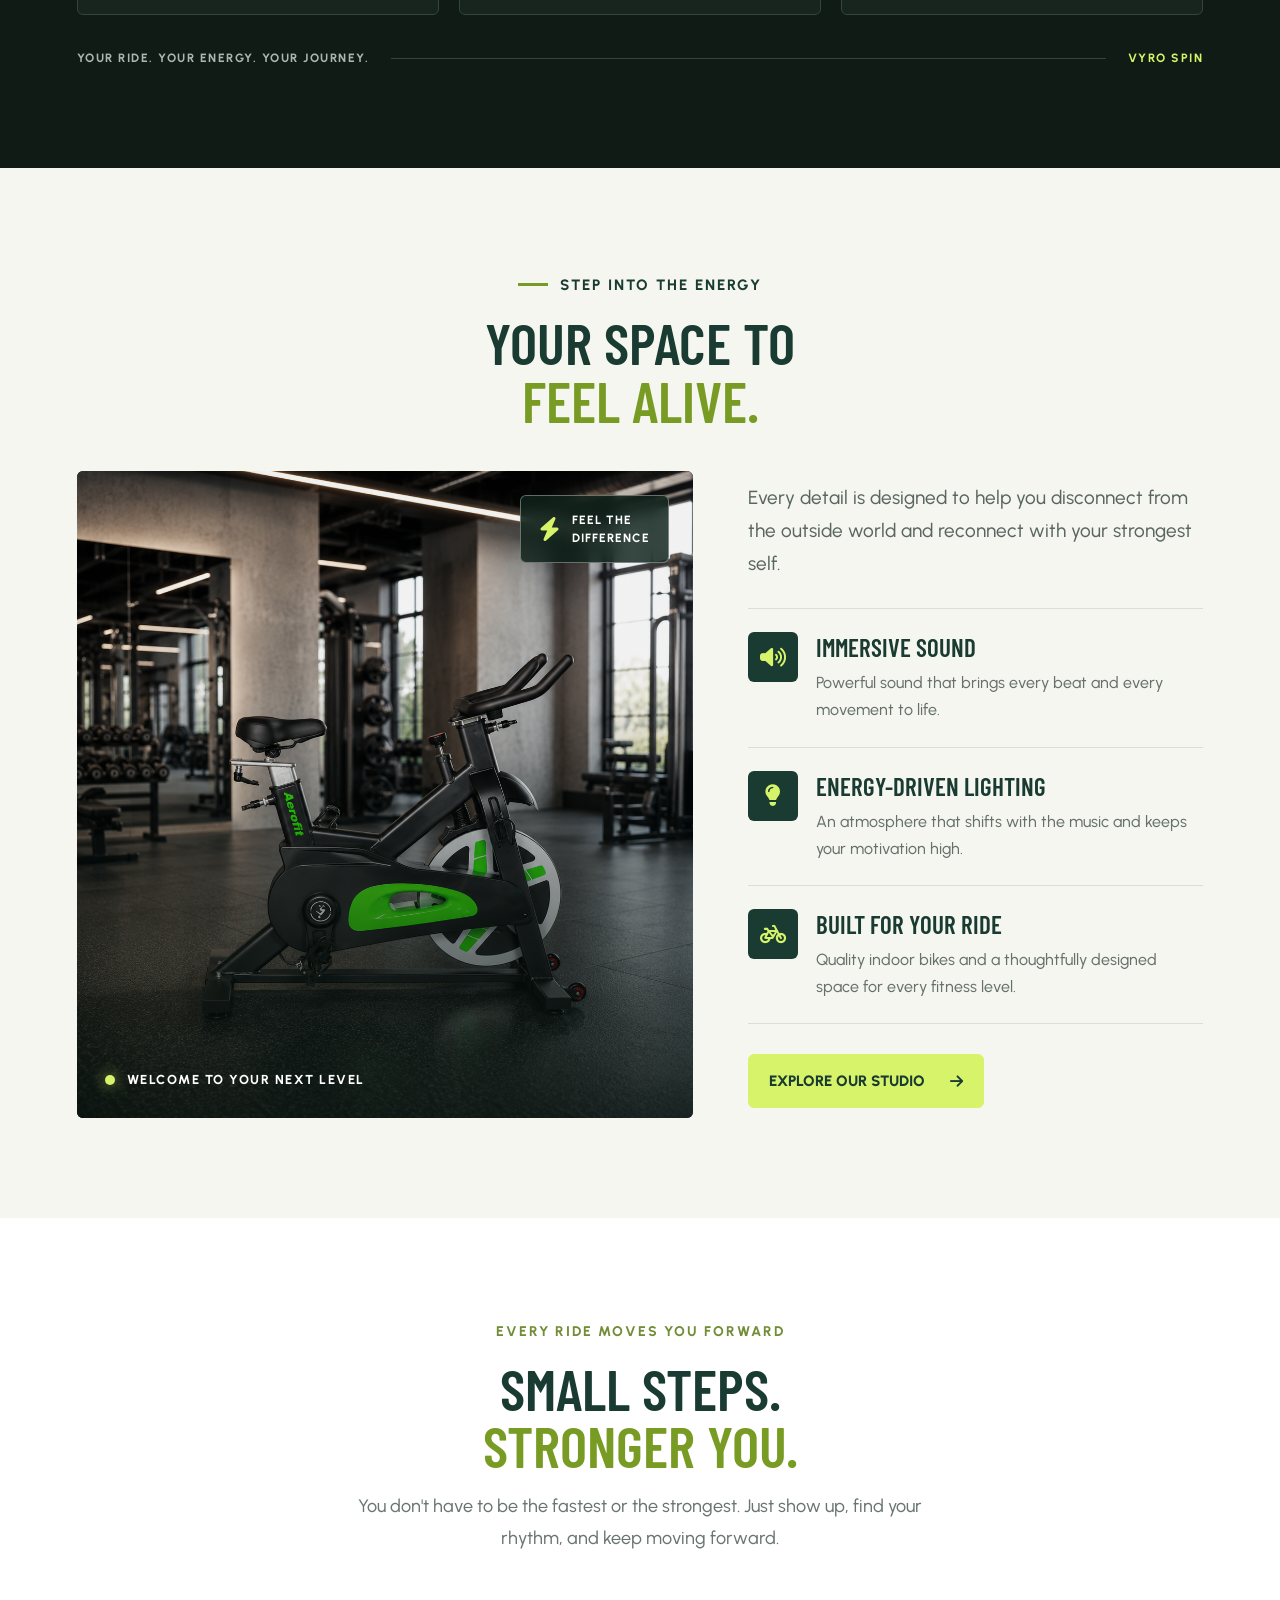
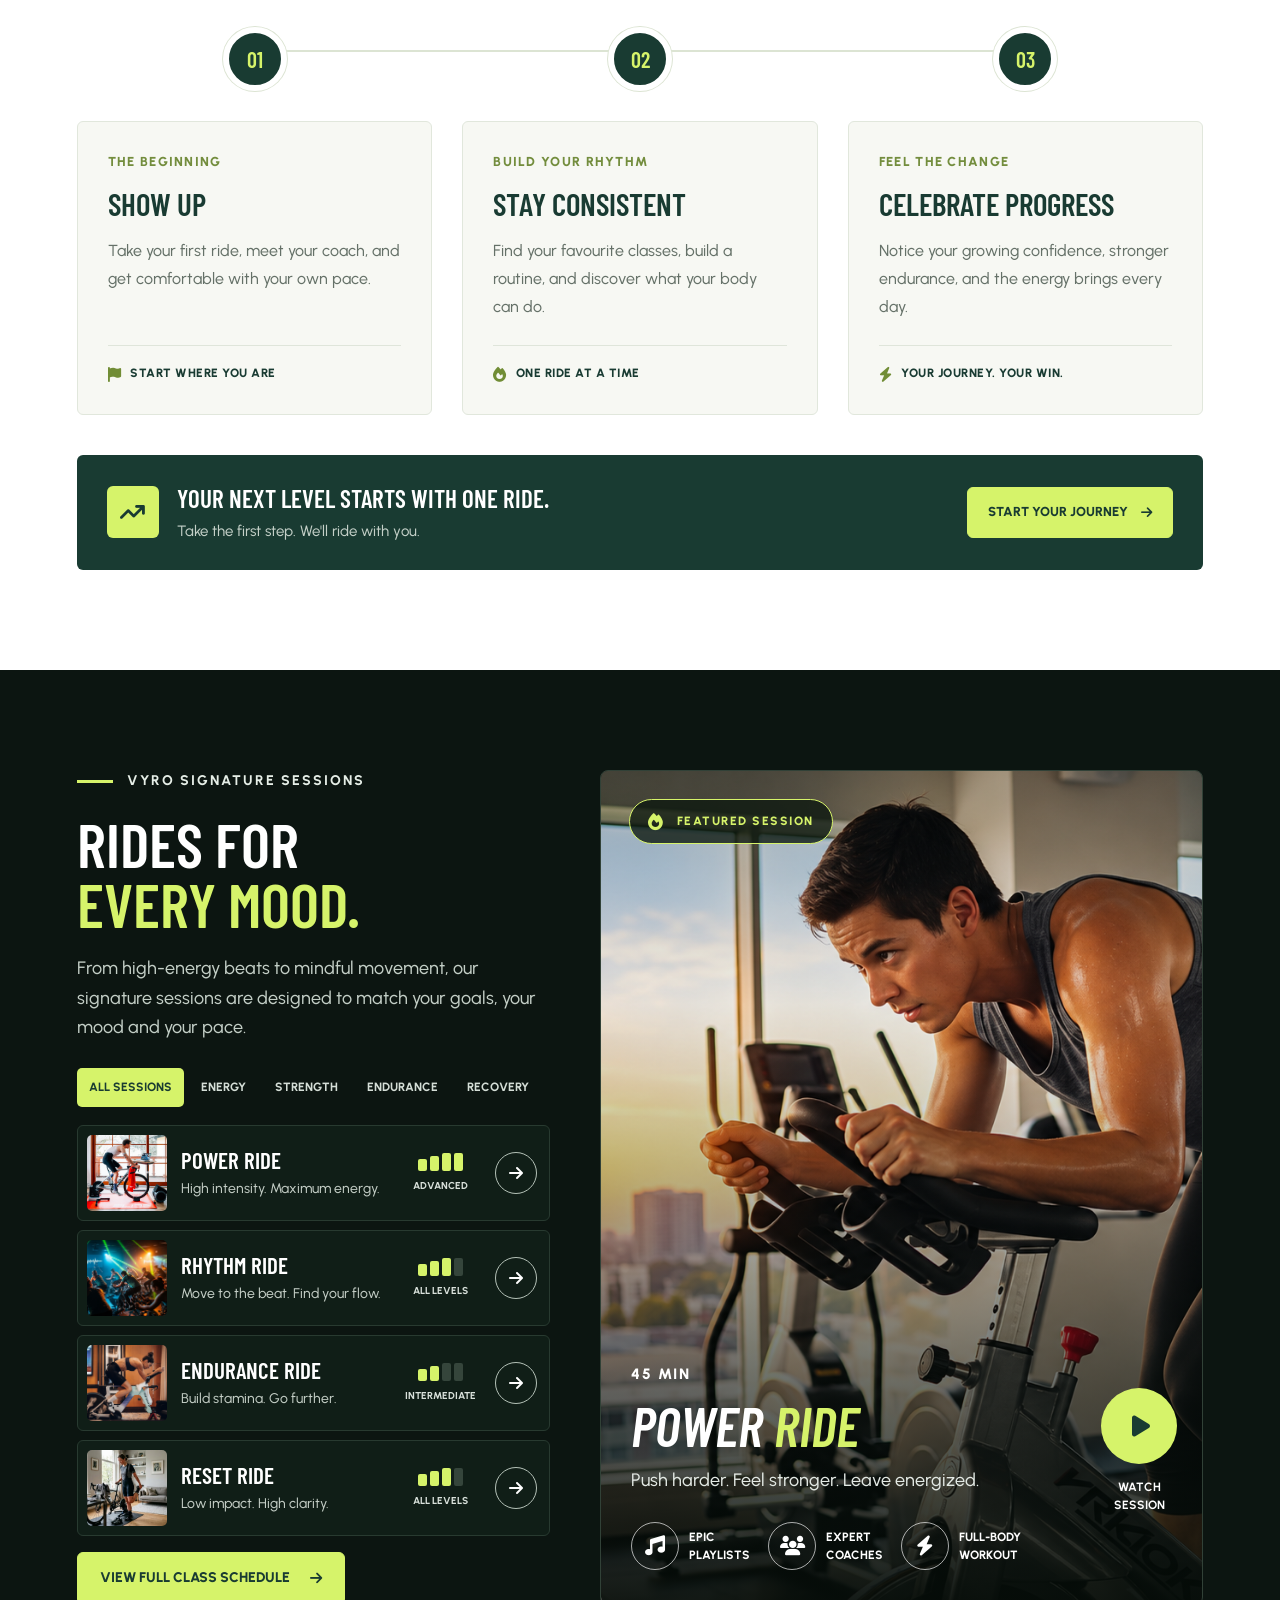
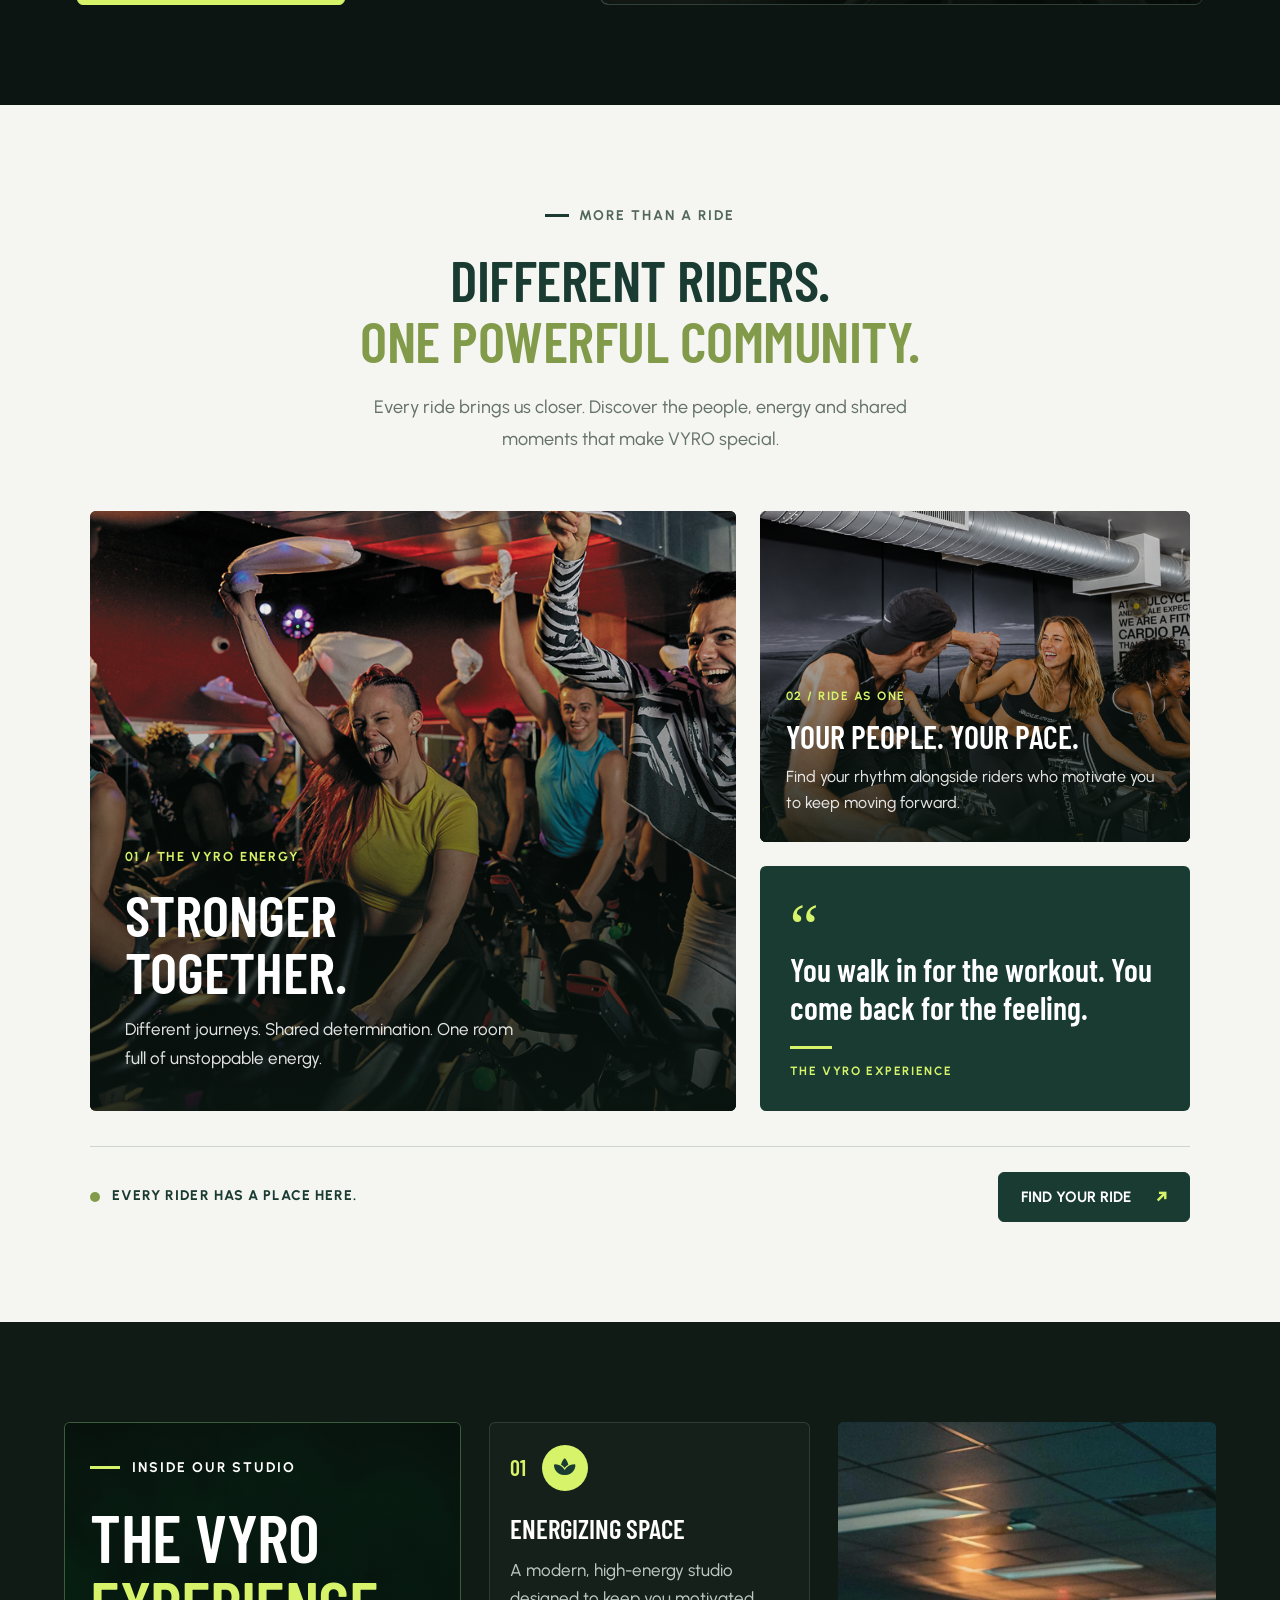
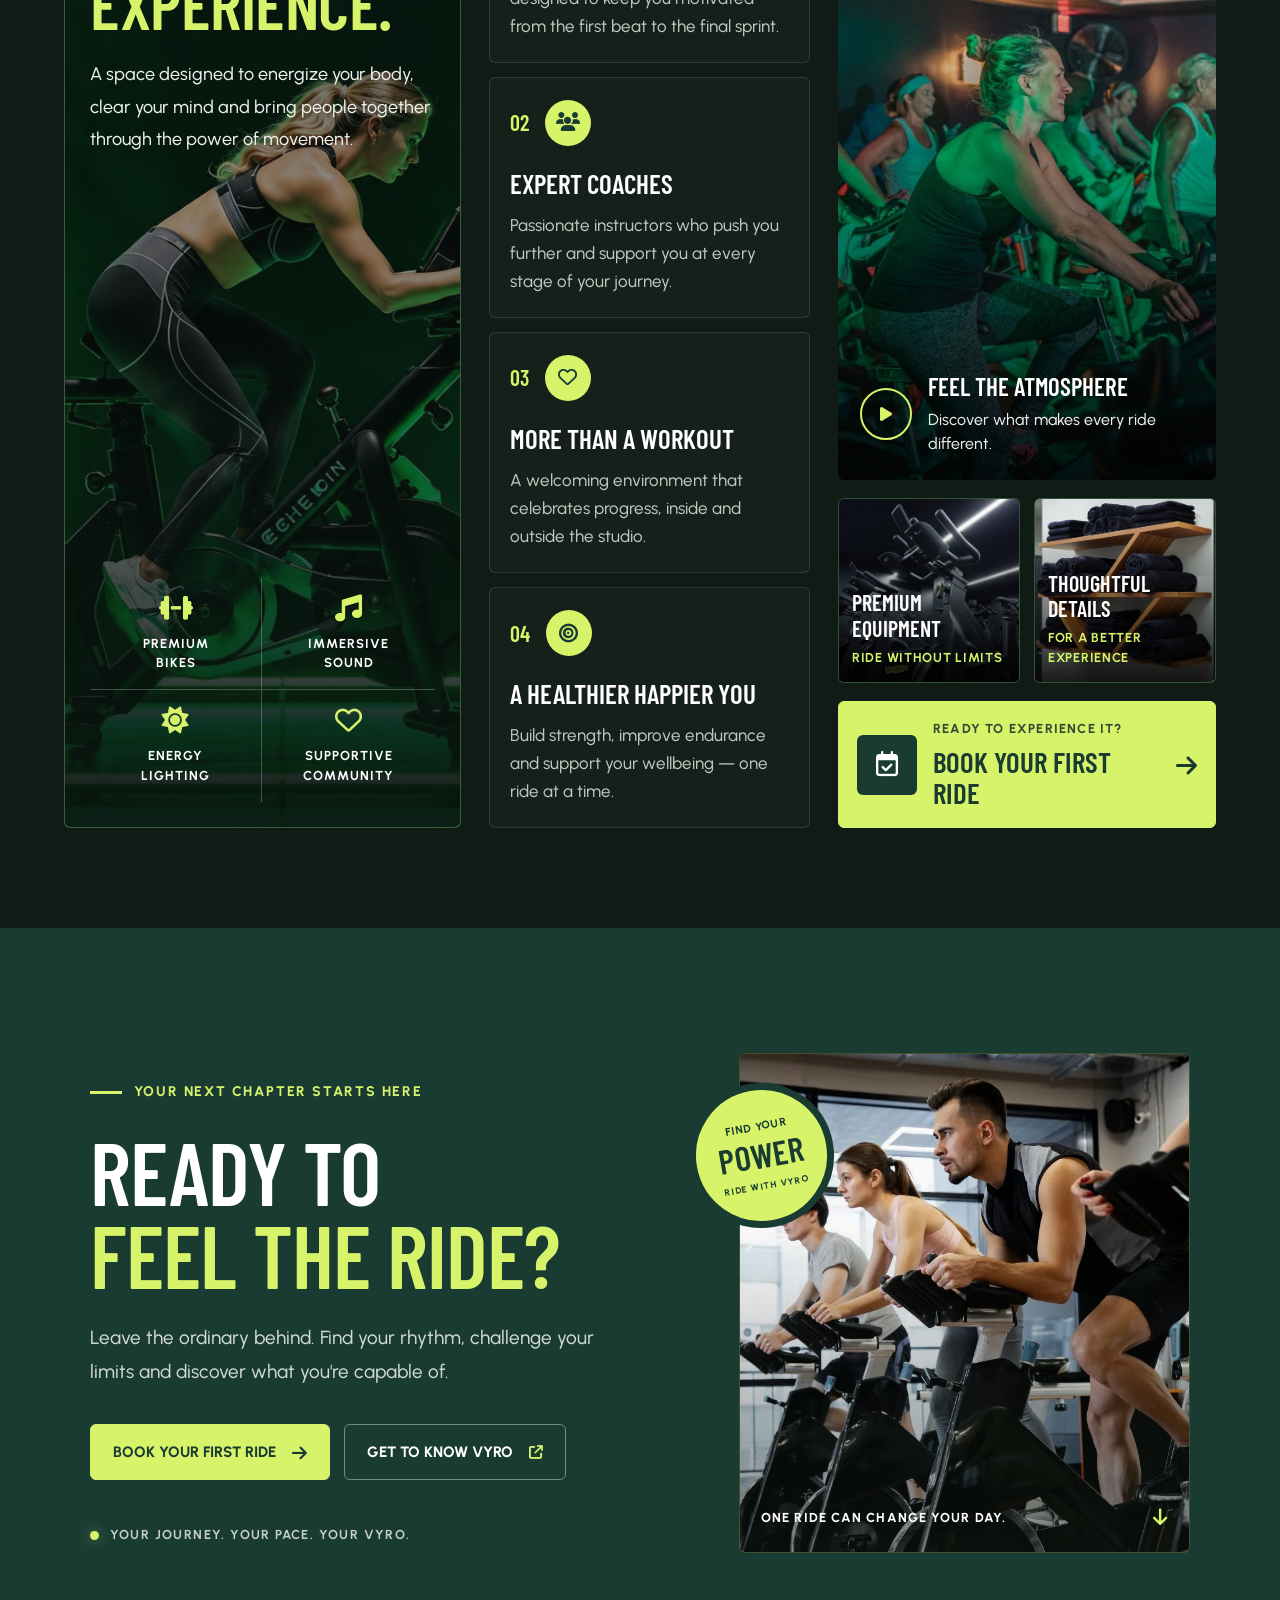
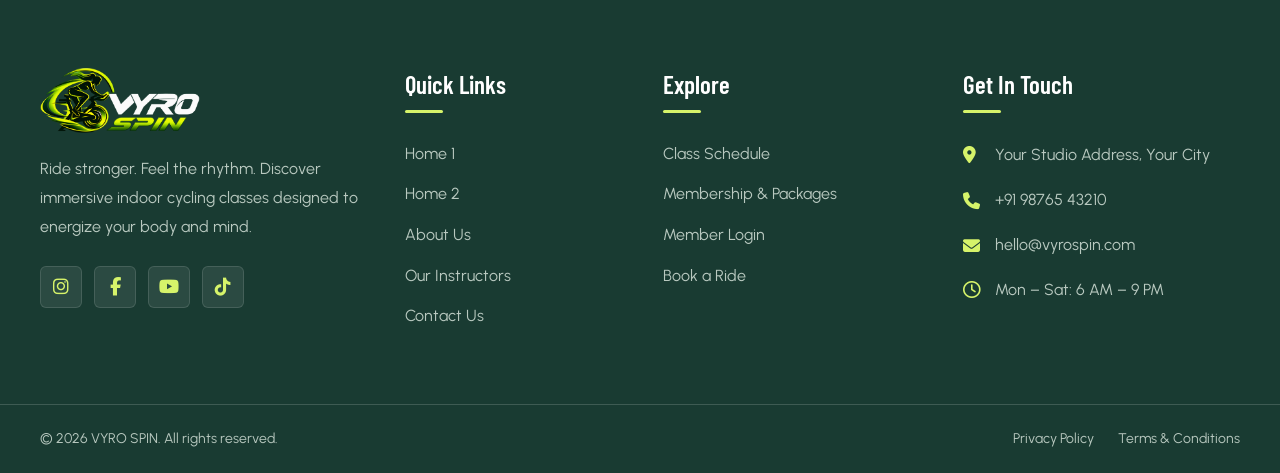
<file: home-2.html>
<!DOCTYPE html>
<html lang="en">

<head>
    <script src="js/theme.js"></script>
    <meta charset="UTF-8">
    <meta name="viewport" content="width=device-width, initial-scale=1.0">

    <title>VYRO SPIN</title>

    <meta name="description" content="Ride stronger with VYRO SPIN, your indoor cycling and performance studio.">

    <!-- Google Fonts -->
    <link rel="preconnect" href="https://fonts.googleapis.com">
    <link rel="preconnect" href="https://fonts.gstatic.com" crossorigin>

    <!-- Favicon -->
    <link rel="icon" type="image/png" href="images/favicon.png">
    <link rel="apple-touch-icon" href="images/favicon.png">

    <link
        href="https://fonts.googleapis.com/css2?family=Barlow+Condensed:wght@500;600;700;800&family=Urbanist:wght@400;500;600;700&display=swap"
        rel="stylesheet">

    <!-- Google Fonts and Font Awesome should be in <head>
    -->
    <link rel="stylesheet" href="https://cdnjs.cloudflare.com/ajax/libs/font-awesome/6.7.2/css/all.min.css">

    <!-- CSS -->
    <link rel="stylesheet" href="css/style.css">

</head>

<body>

    <!-- VYRO SPIN Header -->
    <header class="vyro-header" id="vyroHeader">
        <div class="vyro-header-inner">

            <!-- Logo: Left Edge -->
            <a href="index.html" class="vyro-logo" aria-label="VYRO SPIN Home">
                <img src="images/logo.png" alt="VYRO SPIN">
            </a>

            <!-- Center Navigation -->
            <nav class="vyro-nav" id="vyroNav" aria-label="Main navigation">
                <a href="index.html" class="vyro-nav-link active">Home 1</a>
                <a href="home-2.html" class="vyro-nav-link">Home 2</a>
                <a href="about.html" class="vyro-nav-link">About</a>
                <a href="class-schedule.html" class="vyro-nav-link">Class Schedule</a>
                <a href="membership.html" class="vyro-nav-link">Membership &amp; Packages</a>
                <a href="instructors.html" class="vyro-nav-link">Instructors</a>
                <a href="contact.html" class="vyro-nav-link">Contact</a>
                <a href="dashboard.html" class="vyro-nav-link">Dashboard</a>

                <!-- Responsive-only controls inside menu -->
                <div class="vyro-mobile-controls">
                    <button type="button" class="vyro-control-btn" data-theme-toggle aria-label="Toggle dark mode">
                        <i class="fa-solid fa-moon"></i>
                        <span>Dark Mode</span>
                    </button>

                    <button type="button" class="vyro-control-btn" data-rtl-toggle aria-label="Toggle RTL layout">
                        <i class="fa-solid fa-right-left"></i>
                        <span>RTL Mode</span>
                    </button>

                    <a href="login.html" class="vyro-login-btn">
                        Login
                    </a>
                </div>
            </nav>

            <!-- Desktop Right Controls -->
            <div class="vyro-desktop-controls">
                <button type="button" class="vyro-icon-btn" data-theme-toggle aria-label="Toggle dark mode"
                    title="Dark mode">
                    <i class="fa-solid fa-moon"></i>
                </button>

                <button type="button" class="vyro-icon-btn" data-rtl-toggle aria-label="Toggle RTL layout"
                    title="RTL mode">
                    <i class="fa-solid fa-right-left"></i>
                </button>

                <a href="login.html" class="vyro-login-btn">
                    Login
                </a>
            </div>

            <!-- Responsive Menu Toggle -->
            <button type="button" class="vyro-menu-toggle" id="vyroMenuToggle" aria-label="Open navigation menu"
                aria-expanded="false" aria-controls="vyroNav">
                <span></span>
                <span></span>
                <span></span>
            </button>

        </div>
    </header>

    <!-- HOME 2: CENTERED HERO -->
    <section class="vyro-h2-hero" id="vyroH2Hero">

        <div class="vyro-h2-overlay"></div>

        <div class="vyro-h2-content">

            <div class="vyro-h2-eyebrow">
                <span>RIDE</span>
                <i></i>
                <span>SWEAT</span>
                <i></i>
                <span>CONNECT</span>
            </div>

            <h1 class="vyro-h2-title">
                <span class="vyro-h2-line-white">A</span>
                <span class="vyro-h2-line-white">STRONGER</span>
                <span class="vyro-h2-line-lime">HAPPIER</span>
                <span class="vyro-h2-line-white">YOU.</span>
            </h1>

            <p class="vyro-h2-description">
                Indoor cycling experiences, expert coaches and<br>
                a community that moves you forward.
            </p>

            <div class="vyro-h2-actions">

                <a href="booking.html" class="vyro-h2-book-btn">
                    BOOK YOUR FIRST RIDE
                    <i class="fa-solid fa-arrow-right"></i>
                </a>

                <a href="about.html" class="vyro-h2-story-btn">
                    <span class="vyro-h2-play-icon">
                        <i class="fa-solid fa-play"></i>
                    </span>

                    <span>
                        WATCH<br>
                        OUR STORY
                    </span>
                </a>

            </div>

            <!-- STATS -->
            <div class="vyro-h2-stats">

                <div class="vyro-h2-stat">
                    <strong>5K+</strong>
                    <span>RIDERS</span>
                </div>

                <div class="vyro-h2-stat">
                    <strong>200+</strong>
                    <span>CLASSES MONTHLY</span>
                </div>

                <div class="vyro-h2-stat">
                    <strong>4.9</strong>
                    <span>AVERAGE RATING</span>
                </div>

            </div>

        </div>

    </section>

    <!-- SECTION 2: THE VYRO DIFFERENCE -->
    <section class="vyro-h2-difference" id="vyroH2Difference">

        <div class="vyro-h2-diff-container">

            <!-- TOP CONTENT -->
            <div class="vyro-h2-diff-heading">

                <div class="vyro-h2-diff-title">
                    <span class="vyro-h2-diff-label">
                        THE VYRO DIFFERENCE
                    </span>

                    <h2>
                        MORE THAN<br>
                        <span>JUST CYCLING.</span>
                    </h2>
                </div>

                <div class="vyro-h2-diff-intro">
                    <p>
                        We combine movement, music and mindful energy
                        to create an indoor cycling experience that
                        stays with you long after the ride.
                    </p>

                    <a href="about.html" class="vyro-h2-diff-link">
                        DISCOVER OUR APPROACH
                        <i class="fa-solid fa-arrow-right"></i>
                    </a>
                </div>

            </div>

            <!-- FEATURE BLOCKS -->
            <div class="vyro-h2-diff-grid">

                <!-- FEATURE 1 -->
                <article class="vyro-h2-diff-card">

                    <div class="vyro-h2-diff-card-top">
                        <span class="vyro-h2-diff-number">01</span>
                        <i class="fa-solid fa-wave-square"></i>
                    </div>

                    <div class="vyro-h2-diff-card-content">
                        <h3>MOVE WITH PURPOSE</h3>

                        <p>
                            Every ride is designed to help you build
                            strength, improve stamina and find your very
                            own every rhythm.
                        </p>
                    </div>

                    <div class="vyro-h2-diff-bottom">
                        <span>BUILT AROUND YOU</span>
                        <i class="fa-solid fa-arrow-up-right-from-square"></i>
                    </div>

                </article>

                <!-- FEATURE 2 -->
                <article class="vyro-h2-diff-card">

                    <div class="vyro-h2-diff-card-top">
                        <span class="vyro-h2-diff-number">02</span>
                        <i class="fa-solid fa-music"></i>
                    </div>

                    <div class="vyro-h2-diff-card-content">
                        <h3>FEEL EVERY BEAT</h3>

                        <p>
                            Immersive sound, energising playlists and
                            an atmosphere that makes movement feel
                            natural and exciting.
                        </p>
                    </div>

                    <div class="vyro-h2-diff-bottom">
                        <span>ENERGY IN EVERY RIDE</span>
                        <i class="fa-solid fa-arrow-up-right-from-square"></i>
                    </div>

                </article>

                <!-- FEATURE 3 -->
                <article class="vyro-h2-diff-card">

                    <div class="vyro-h2-diff-card-top">
                        <span class="vyro-h2-diff-number">03</span>
                        <i class="fa-solid fa-people-group"></i>
                    </div>

                    <div class="vyro-h2-diff-card-content">
                        <h3>GROW TOGETHER</h3>

                        <p>
                            Find your people, celebrate progress and
                            stay motivated in a community that
                            welcomes every level.
                        </p>
                    </div>

                    <div class="vyro-h2-diff-bottom">
                        <span>STRONGER AS ONE</span>
                        <i class="fa-solid fa-arrow-up-right-from-square"></i>
                    </div>

                </article>

            </div>

            <!-- BOTTOM STRIP -->
            <div class="vyro-h2-diff-footer">
                <span>YOUR RIDE. YOUR ENERGY. YOUR JOURNEY.</span>

                <div class="vyro-h2-diff-footer-line"></div>

                <span>VYRO SPIN</span>
            </div>

        </div>

    </section>

    <!-- HOME 2 - SECTION 3: INSIDE THE VYRO STUDIO -->
    <section class="vyro-h2-studio" id="vyroH2Studio">

        <div class="vyro-h2-studio-container">

            <!-- Section Heading -->
            <div class="vyro-h2-studio-heading">
                <span class="vyro-h2-studio-eyebrow">
                    <span></span> STEP INTO THE ENERGY
                </span>

                <h2>
                    YOUR SPACE TO<br>
                    <span>FEEL ALIVE.</span>
                </h2>
            </div>

            <!-- Studio Layout -->
            <div class="vyro-h2-studio-layout">

                <!-- Main Studio Image -->
                <div class="vyro-h2-studio-image">
                    <img src="images/home-2-studio.jpg" alt="Premium VYRO indoor cycling studio">

                    <div class="vyro-h2-studio-image-overlay"></div>

                    <div class="vyro-h2-studio-image-caption">
                        <span class="vyro-h2-studio-caption-dot"></span>
                        <span>WELCOME TO YOUR NEXT LEVEL</span>
                    </div>

                    <div class="vyro-h2-studio-image-tag">
                        <i class="fa-solid fa-bolt"></i>
                        <span>FEEL THE<br>DIFFERENCE</span>
                    </div>
                </div>

                <!-- Studio Details -->
                <div class="vyro-h2-studio-details">

                    <p class="vyro-h2-studio-intro">
                        Every detail is designed to help you disconnect
                        from the outside world and reconnect with your
                        strongest self.
                    </p>

                    <!-- Detail 1 -->
                    <div class="vyro-h2-studio-feature">
                        <div class="vyro-h2-studio-feature-icon">
                            <i class="fa-solid fa-volume-high"></i>
                        </div>

                        <div class="vyro-h2-studio-feature-text">
                            <h3>IMMERSIVE SOUND</h3>
                            <p>
                                Powerful sound that brings every beat
                                and every movement to life.
                            </p>
                        </div>
                    </div>

                    <!-- Detail 2 -->
                    <div class="vyro-h2-studio-feature">
                        <div class="vyro-h2-studio-feature-icon">
                            <i class="fa-solid fa-lightbulb"></i>
                        </div>

                        <div class="vyro-h2-studio-feature-text">
                            <h3>ENERGY-DRIVEN LIGHTING</h3>
                            <p>
                                An atmosphere that shifts with the music
                                and keeps your motivation high.
                            </p>
                        </div>
                    </div>

                    <!-- Detail 3 -->
                    <div class="vyro-h2-studio-feature">
                        <div class="vyro-h2-studio-feature-icon">
                            <i class="fa-solid fa-bicycle"></i>
                        </div>

                        <div class="vyro-h2-studio-feature-text">
                            <h3>BUILT FOR YOUR RIDE</h3>
                            <p>
                                Quality indoor bikes and a thoughtfully
                                designed space for every fitness level.
                            </p>
                        </div>
                    </div>

                    <a href="about.html" class="vyro-h2-studio-button">
                        EXPLORE OUR STUDIO
                        <i class="fa-solid fa-arrow-right"></i>
                    </a>

                </div>

            </div>

        </div>

    </section>

    <!-- HOME 2 - SECTION 4: YOUR PROGRESS -->
    <section class="vyro-h2-progress" id="vyroH2Progress">

        <div class="vyro-h2-progress-container">

            <!-- HEADING -->
            <div class="vyro-h2-progress-heading">
                <span class="vyro-h2-progress-label">
                    EVERY RIDE MOVES YOU FORWARD
                </span>

                <h2>
                    SMALL STEPS.<br>
                    <span>STRONGER YOU.</span>
                </h2>

                <p>
                    You don't have to be the fastest or the strongest.
                    Just show up, find your rhythm, and keep moving forward.
                </p>
            </div>

            <!-- PROGRESS JOURNEY -->
            <div class="vyro-h2-progress-journey">

                <div class="vyro-h2-progress-line"></div>

                <!-- MILESTONE 1 -->
                <article class="vyro-h2-milestone">
                    <div class="vyro-h2-milestone-marker">
                        <span>01</span>
                    </div>

                    <div class="vyro-h2-milestone-content">
                        <span class="vyro-h2-milestone-step">
                            THE BEGINNING
                        </span>

                        <h3>SHOW UP</h3>

                        <p>
                            Take your first ride, meet your coach,
                            and get comfortable with your own pace.
                        </p>

                        <div class="vyro-h2-milestone-tag">
                            <i class="fa-solid fa-flag"></i>
                            START WHERE YOU ARE
                        </div>
                    </div>
                </article>

                <!-- MILESTONE 2 -->
                <article class="vyro-h2-milestone">
                    <div class="vyro-h2-milestone-marker">
                        <span>02</span>
                    </div>

                    <div class="vyro-h2-milestone-content">
                        <span class="vyro-h2-milestone-step">
                            BUILD YOUR RHYTHM
                        </span>

                        <h3>STAY CONSISTENT</h3>

                        <p>
                            Find your favourite classes, build a routine,
                            and discover what your body can do.
                        </p>

                        <div class="vyro-h2-milestone-tag">
                            <i class="fa-solid fa-fire"></i>
                            ONE RIDE AT A TIME
                        </div>
                    </div>
                </article>

                <!-- MILESTONE 3 -->
                <article class="vyro-h2-milestone">
                    <div class="vyro-h2-milestone-marker">
                        <span>03</span>
                    </div>

                    <div class="vyro-h2-milestone-content">
                        <span class="vyro-h2-milestone-step">
                            FEEL THE CHANGE
                        </span>

                        <h3>CELEBRATE PROGRESS</h3>

                        <p>
                            Notice your growing confidence, stronger
                            endurance, and the energy brings every day.
                        </p>

                        <div class="vyro-h2-milestone-tag">
                            <i class="fa-solid fa-bolt"></i>
                            YOUR JOURNEY. YOUR WIN.
                        </div>
                    </div>
                </article>

            </div>

            <!-- BOTTOM CTA -->
            <div class="vyro-h2-progress-bottom">
                <div class="vyro-h2-progress-bottom-text">
                    <span class="vyro-h2-progress-bottom-icon">
                        <i class="fa-solid fa-arrow-trend-up"></i>
                    </span>

                    <div>
                        <h3>YOUR NEXT LEVEL STARTS WITH ONE RIDE.</h3>
                        <p>Take the first step. We'll ride with you.</p>
                    </div>
                </div>

                <a href="booking.html" class="vyro-h2-progress-btn">
                    START YOUR JOURNEY
                    <i class="fa-solid fa-arrow-right"></i>
                </a>
            </div>

        </div>

    </section>

    <!-- HOME 2 - SECTION 5: SIGNATURE SESSIONS -->
    <section class="vyro-h2-sessions" id="vyroH2Sessions">

        <div class="vyro-h2-sessions-container">

            <!-- LEFT SIDE -->
            <div class="vyro-h2-sessions-left">

                <div class="vyro-h2-sessions-eyebrow">
                    <span></span>
                    VYRO SIGNATURE SESSIONS
                </div>

                <h2 class="vyro-h2-sessions-heading">
                    RIDES FOR<br>
                    <span>EVERY MOOD.</span>
                </h2>

                <p class="vyro-h2-sessions-description">
                    From high-energy beats to mindful movement, our
                    signature sessions are designed to match your goals,
                    your mood and your pace.
                </p>

                <!-- SESSION FILTER LABELS -->
                <div class="vyro-h2-session-filters">
                    <span class="active">ALL SESSIONS</span>
                    <span>ENERGY</span>
                    <span>STRENGTH</span>
                    <span>ENDURANCE</span>
                    <span>RECOVERY</span>
                </div>

                <!-- SESSION 1 -->
                <article class="vyro-h2-session-item">

                    <img src="images/session-power.jpg" alt="Power Ride session">

                    <div class="vyro-h2-session-info">
                        <h3>POWER RIDE</h3>
                        <p>High intensity. Maximum energy.</p>
                    </div>

                    <div class="vyro-h2-session-level">
                        <div class="vyro-h2-level-bars">
                            <span></span><span></span>
                            <span></span><span></span>
                        </div>
                        <span>ADVANCED</span>
                    </div>

                    <a href="booking.html?class=power-ride" class="vyro-h2-session-arrow"
                        aria-label="Explore Power Ride">
                        <i class="fa-solid fa-arrow-right"></i>
                    </a>

                </article>

                <!-- SESSION 2 -->
                <article class="vyro-h2-session-item">

                    <img src="images/session-rhythm.jpg" alt="Rhythm Ride session">

                    <div class="vyro-h2-session-info">
                        <h3>RHYTHM RIDE</h3>
                        <p>Move to the beat. Find your flow.</p>
                    </div>

                    <div class="vyro-h2-session-level">
                        <div class="vyro-h2-level-bars">
                            <span></span><span></span>
                            <span></span><span class="muted"></span>
                        </div>
                        <span>ALL LEVELS</span>
                    </div>

                    <a href="booking.html?class=rhythm-ride" class="vyro-h2-session-arrow"
                        aria-label="Explore Rhythm Ride">
                        <i class="fa-solid fa-arrow-right"></i>
                    </a>

                </article>

                <!-- SESSION 3 -->
                <article class="vyro-h2-session-item">

                    <img src="images/session-endurance.jpg" alt="Endurance Ride session">

                    <div class="vyro-h2-session-info">
                        <h3>ENDURANCE RIDE</h3>
                        <p>Build stamina. Go further.</p>
                    </div>

                    <div class="vyro-h2-session-level">
                        <div class="vyro-h2-level-bars">
                            <span></span><span></span>
                            <span class="muted"></span><span class="muted"></span>
                        </div>
                        <span>INTERMEDIATE</span>
                    </div>

                    <a href="booking.html?class=endurance-ride" class="vyro-h2-session-arrow"
                        aria-label="Explore Endurance Ride">
                        <i class="fa-solid fa-arrow-right"></i>
                    </a>

                </article>

                <!-- SESSION 4 -->
                <article class="vyro-h2-session-item">

                    <img src="images/session-reset.jpg" alt="Reset Ride session">

                    <div class="vyro-h2-session-info">
                        <h3>RESET RIDE</h3>
                        <p>Low impact. High clarity.</p>
                    </div>

                    <div class="vyro-h2-session-level">
                        <div class="vyro-h2-level-bars">
                            <span></span><span></span>
                            <span></span><span class="muted"></span>
                        </div>
                        <span>ALL LEVELS</span>
                    </div>

                    <a href="booking.html?class=reset-ride" class="vyro-h2-session-arrow"
                        aria-label="Explore Reset Ride">
                        <i class="fa-solid fa-arrow-right"></i>
                    </a>

                </article>

                <a href="schedule.html" class="vyro-h2-schedule-btn">
                    VIEW FULL CLASS SCHEDULE
                    <i class="fa-solid fa-arrow-right"></i>
                </a>

            </div>

            <!-- RIGHT FEATURED SESSION -->
            <div class="vyro-h2-featured-session">

                <img class="vyro-h2-featured-image" src="images/home-2-power-ride.jpg"
                    alt="Athlete riding during a high-energy indoor cycling class">

                <div class="vyro-h2-featured-overlay"></div>

                <div class="vyro-h2-featured-badge">
                    <i class="fa-solid fa-fire"></i>
                    FEATURED SESSION
                </div>

                <div class="vyro-h2-featured-content">

                    <span class="vyro-h2-featured-duration">
                        45 MIN
                    </span>

                    <h3>POWER <span>RIDE</span></h3>

                    <p>
                        Push harder. Feel stronger. Leave energized.
                    </p>

                    <div class="vyro-h2-featured-benefits">

                        <div class="vyro-h2-benefit">
                            <span><i class="fa-solid fa-music"></i></span>
                            <p>EPIC<br>PLAYLISTS</p>
                        </div>

                        <div class="vyro-h2-benefit">
                            <span><i class="fa-solid fa-users"></i></span>
                            <p>EXPERT<br>COACHES</p>
                        </div>

                        <div class="vyro-h2-benefit">
                            <span><i class="fa-solid fa-bolt"></i></span>
                            <p>FULL-BODY<br>WORKOUT</p>
                        </div>

                    </div>

                </div>

                <a href="about.html" class="vyro-h2-featured-play" aria-label="Watch Power Ride session">
                    <span><i class="fa-solid fa-play"></i></span>
                    <strong>WATCH<br>SESSION</strong>
                </a>

            </div>

        </div>

    </section>

    <!-- VYRO COMMUNITY & RIDER STORIES -->
    <section class="vyro-h2-community" id="vyroH2Community">

        <div class="vyro-h2-community-container">

            <!-- Section Heading -->
            <div class="vyro-h2-community-header">

                <div class="vyro-h2-community-eyebrow">
                    <span></span>
                    MORE THAN A RIDE
                </div>

                <h2>
                    DIFFERENT RIDERS.<br>
                    <span>ONE POWERFUL COMMUNITY.</span>
                </h2>

                <p>
                    Every ride brings us closer. Discover the people,
                    energy and shared moments that make VYRO special.
                </p>

            </div>

            <!-- Community Gallery -->
            <div class="vyro-h2-community-gallery">

                <!-- Large Feature -->
                <div class="vyro-h2-community-feature">

                    <img src="images/community-main.jpg" alt="VYRO riders sharing an energetic indoor cycling session">

                    <div class="vyro-h2-community-feature-overlay">
                        <span>01 / THE VYRO ENERGY</span>

                        <h3>
                            STRONGER<br>
                            TOGETHER.
                        </h3>

                        <p>
                            Different journeys. Shared determination.
                            One room full of unstoppable energy.
                        </p>
                    </div>

                </div>

                <!-- Side Content -->
                <div class="vyro-h2-community-side">

                    <div class="vyro-h2-community-card">

                        <img src="images/community-riders.jpg"
                            alt="Cyclists encouraging each other during a studio ride">

                        <div class="vyro-h2-community-card-content">
                            <span>02 / RIDE AS ONE</span>
                            <h3>YOUR PEOPLE. YOUR PACE.</h3>
                            <p>
                                Find your rhythm alongside riders who
                                motivate you to keep moving forward.
                            </p>
                        </div>

                    </div>

                    <div class="vyro-h2-community-quote">

                        <div class="vyro-h2-community-quote-mark">“</div>

                        <p>
                            You walk in for the workout.
                            You come back for the feeling.
                        </p>

                        <div class="vyro-h2-community-quote-line"></div>

                        <span>THE VYRO EXPERIENCE</span>

                    </div>

                </div>

            </div>

            <!-- Community Bottom Bar -->
            <div class="vyro-h2-community-bottom">

                <div class="vyro-h2-community-bottom-text">
                    <span class="vyro-h2-community-dot"></span>

                    <p>
                        EVERY RIDER HAS A PLACE HERE.
                    </p>
                </div>

                <a href="class-schedule.html" class="vyro-h2-community-cta">
                    FIND YOUR RIDE
                    <span>↗</span>
                </a>

            </div>

        </div>

    </section>

    <!-- SECTION 7: THE VYRO EXPERIENCE -->
    <section class="vyro-h2-experience" id="vyroH2Experience">

        <div class="vyro-h2-experience-container">

            <!-- Studio Introduction -->
            <div class="vyro-h2-experience-intro">

                <div class="vyro-h2-experience-eyebrow">
                    <span></span>
                    INSIDE OUR STUDIO
                </div>

                <h2>
                    THE VYRO<br>
                    <span>EXPERIENCE.</span>
                </h2>

                <p>
                    A space designed to energize your body, clear your mind
                    and bring people together through the power of movement.
                </p>

                <div class="vyro-h2-experience-highlights">

                    <div class="vyro-h2-experience-highlight">
                        <i class="fa-solid fa-dumbbell"></i>
                        <span>PREMIUM<br>BIKES</span>
                    </div>

                    <div class="vyro-h2-experience-highlight">
                        <i class="fa-solid fa-music"></i>
                        <span>IMMERSIVE<br>SOUND</span>
                    </div>

                    <div class="vyro-h2-experience-highlight">
                        <i class="fa-solid fa-sun"></i>
                        <span>ENERGY<br>LIGHTING</span>
                    </div>

                    <div class="vyro-h2-experience-highlight">
                        <i class="fa-regular fa-heart"></i>
                        <span>SUPPORTIVE<br>COMMUNITY</span>
                    </div>

                </div>

            </div>

            <!-- Experience Features -->
            <div class="vyro-h2-experience-features">

                <article class="vyro-h2-experience-feature">

                    <div class="vyro-h2-experience-feature-top">
                        <span class="vyro-h2-experience-number">01</span>
                        <i class="fa-solid fa-spa"></i>
                    </div>

                    <h3>ENERGIZING SPACE</h3>

                    <p>
                        A modern, high-energy studio designed to keep you
                        motivated from the first beat to the final sprint.
                    </p>

                </article>

                <article class="vyro-h2-experience-feature">

                    <div class="vyro-h2-experience-feature-top">
                        <span class="vyro-h2-experience-number">02</span>
                        <i class="fa-solid fa-users"></i>
                    </div>

                    <h3>EXPERT COACHES</h3>

                    <p>
                        Passionate instructors who push you further and
                        support you at every stage of your journey.
                    </p>

                </article>

                <article class="vyro-h2-experience-feature">

                    <div class="vyro-h2-experience-feature-top">
                        <span class="vyro-h2-experience-number">03</span>
                        <i class="fa-regular fa-heart"></i>
                    </div>

                    <h3>MORE THAN A WORKOUT</h3>

                    <p>
                        A welcoming environment that celebrates progress,
                        inside and outside the studio.
                    </p>

                </article>

                <article class="vyro-h2-experience-feature">

                    <div class="vyro-h2-experience-feature-top">
                        <span class="vyro-h2-experience-number">04</span>
                        <i class="fa-solid fa-bullseye"></i>
                    </div>

                    <h3>A HEALTHIER HAPPIER YOU</h3>

                    <p>
                        Build strength, improve endurance and support
                        your wellbeing — one ride at a time.
                    </p>

                </article>

            </div>

            <!-- Visual Gallery -->
            <div class="vyro-h2-experience-gallery">

                <a href="about.html" class="vyro-h2-experience-gallery-main">

                    <img src="images/experience-riders.jpg" alt="Riders enjoying an energetic VYRO spin class">

                    <div class="vyro-h2-experience-gallery-overlay">

                        <span class="vyro-h2-experience-play">
                            <i class="fa-solid fa-play"></i>
                        </span>

                        <div>
                            <h3>FEEL THE ATMOSPHERE</h3>
                            <p>Discover what makes every ride different.</p>
                        </div>

                    </div>

                </a>

                <div class="vyro-h2-experience-gallery-small">

                    <div class="vyro-h2-experience-gallery-card">

                        <img src="images/experience-equipment.jpg" alt="Premium indoor cycling bikes at VYRO">

                        <div class="vyro-h2-experience-gallery-caption">
                            <h3>PREMIUM EQUIPMENT</h3>
                            <p>RIDE WITHOUT LIMITS</p>
                        </div>

                    </div>

                    <div class="vyro-h2-experience-gallery-card">

                        <img src="images/experience-details.jpg" alt="Premium towels and thoughtful studio details">

                        <div class="vyro-h2-experience-gallery-caption">
                            <h3>THOUGHTFUL DETAILS</h3>
                            <p>FOR A BETTER EXPERIENCE</p>
                        </div>

                    </div>

                </div>

                <!-- Final CTA -->
                <a href="class-schedule.html" class="vyro-h2-experience-cta">

                    <span class="vyro-h2-experience-cta-icon">
                        <i class="fa-regular fa-calendar-check"></i>
                    </span>

                    <span class="vyro-h2-experience-cta-content">
                        <small>READY TO EXPERIENCE IT?</small>
                        <strong>BOOK YOUR FIRST RIDE</strong>
                    </span>

                    <i class="fa-solid fa-arrow-right vyro-h2-experience-cta-arrow"></i>

                </a>

            </div>

        </div>

    </section>

    <!-- SECTION 8: FINAL CTA -->
    <section class="vyro-h2-final" id="vyroH2Final">

        <div class="vyro-h2-final-container">

            <div class="vyro-h2-final-content">

                <div class="vyro-h2-final-eyebrow">
                    <span></span>
                    YOUR NEXT CHAPTER STARTS HERE
                </div>

                <h2>
                    READY TO<br>
                    <span>FEEL THE RIDE?</span>
                </h2>

                <p>
                    Leave the ordinary behind. Find your rhythm,
                    challenge your limits and discover what you're capable of.
                </p>

                <div class="vyro-h2-final-actions">

                    <a href="class-schedule.html" class="vyro-h2-final-primary">
                        BOOK YOUR FIRST RIDE
                        <i class="fa-solid fa-arrow-right"></i>
                    </a>

                    <a href="about.html" class="vyro-h2-final-secondary">
                        GET TO KNOW VYRO
                        <i class="fa-solid fa-arrow-up-right-from-square"></i>
                    </a>

                </div>

                <div class="vyro-h2-final-note">
                    <span class="vyro-h2-final-note-dot"></span>
                    YOUR JOURNEY. YOUR PACE. YOUR VYRO.
                </div>

            </div>

            <div class="vyro-h2-final-visual">

                <div class="vyro-h2-final-image">
                    <img src="images/home-2-final-ride.jpg"
                        alt="Rider pushing through an energetic indoor cycling workout">
                </div>

                <div class="vyro-h2-final-stamp">
                    <span class="vyro-h2-final-stamp-top">FIND YOUR</span>
                    <strong>POWER</strong>
                    <span class="vyro-h2-final-stamp-bottom">RIDE WITH VYRO</span>
                </div>

                <div class="vyro-h2-final-image-caption">
                    <span>ONE RIDE CAN CHANGE YOUR DAY.</span>
                    <i class="fa-solid fa-arrow-down"></i>
                </div>

            </div>

        </div>

    </section>

    <!-- =========================
     VYRO SPIN FOOTER
========================= -->
    <footer class="vyro-footer">

        <div class="vyro-footer-main">
            <div class="vyro-footer-container">

                <!-- Brand -->
                <div class="vyro-footer-brand">
                    <a href="index.html" class="vyro-footer-logo">
                        <img src="images/logo-white.png" alt="VYRO SPIN">
                    </a>

                    <p>
                        Ride stronger. Feel the rhythm.
                        Discover immersive indoor cycling classes
                        designed to energize your body and mind.
                    </p>

                    <div class="vyro-footer-socials">
                        <a href="https://www.instagram.com/" aria-label="Instagram">
                            <i class="fa-brands fa-instagram"></i>
                        </a>

                        <a href="https://www.facebook.com/" aria-label="Facebook">
                            <i class="fa-brands fa-facebook-f"></i>
                        </a>

                        <a href="https://www.youtube.com/" aria-label="YouTube">
                            <i class="fa-brands fa-youtube"></i>
                        </a>

                        <a href="https://www.tiktok.com/" aria-label="TikTok">
                            <i class="fa-brands fa-tiktok"></i>
                        </a>
                    </div>
                </div>

                <!-- Quick Links -->
                <div class="vyro-footer-column">
                    <h3>Quick Links</h3>

                    <ul>
                        <li><a href="index.html">Home 1</a></li>
                        <li><a href="home-2.html">Home 2</a></li>
                        <li><a href="about.html">About Us</a></li>
                        <li><a href="instructors.html">Our Instructors</a></li>
                        <li><a href="contact.html">Contact Us</a></li>
                    </ul>
                </div>

                <!-- Classes -->
                <div class="vyro-footer-column">
                    <h3>Explore</h3>

                    <ul>
                        <li>
                            <a href="class-schedule.html">Class Schedule</a>
                        </li>
                        <li>
                            <a href="membership.html">Membership &amp; Packages</a>
                        </li>
                        <li>
                            <a href="login.html">Member Login</a>
                        </li>
                        <li>
                            <a href="class-schedule.html">Book a Ride</a>
                        </li>
                    </ul>
                </div>

                <!-- Contact -->
                <div class="vyro-footer-column vyro-footer-contact">
                    <h3>Get In Touch</h3>

                    <p>
                        <i class="fa-solid fa-location-dot"></i>
                        <span>Your Studio Address, Your City</span>
                    </p>

                    <p>
                        <i class="fa-solid fa-phone"></i>
                        <a href="tel:+919876543210">+91 98765 43210</a>
                    </p>

                    <p>
                        <i class="fa-solid fa-envelope"></i>
                        <a href="mailto:hello@vyrospin.com">
                            hello@vyrospin.com
                        </a>
                    </p>

                    <p>
                        <i class="fa-regular fa-clock"></i>
                        <span>Mon – Sat: 6 AM – 9 PM</span>
                    </p>
                </div>

            </div>
        </div>

        <!-- Footer Bottom -->
        <div class="vyro-footer-bottom">
            <div class="vyro-footer-bottom-inner">

                <p>
                    &copy; <span id="vyroCopyrightYear">2026</span>
                    VYRO SPIN. All rights reserved.
                </p>

                <div class="vyro-footer-legal">
                    <a href="#">Privacy Policy</a>
                    <a href="#">Terms &amp; Conditions</a>
                </div>

            </div>
        </div>

    </footer>

    <script src="js/main.js"></script>

</body>

</html>
</file>
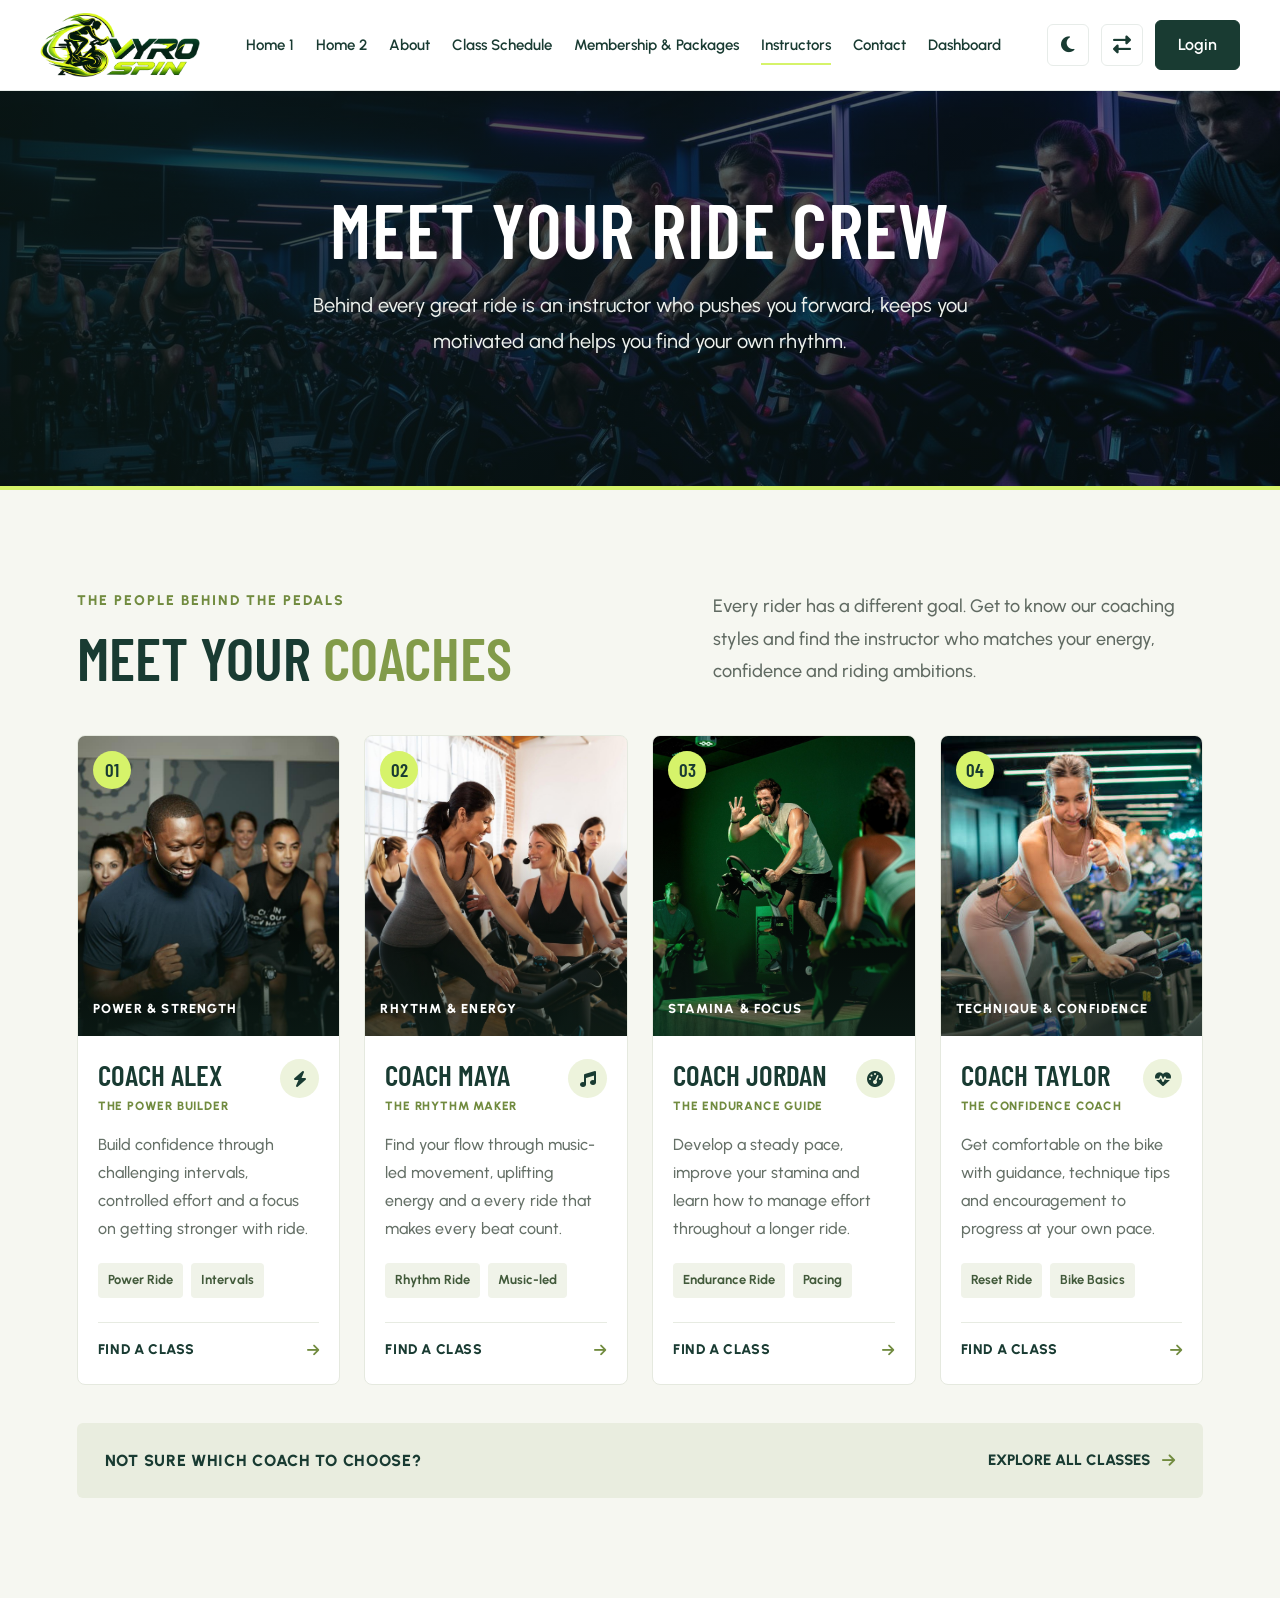
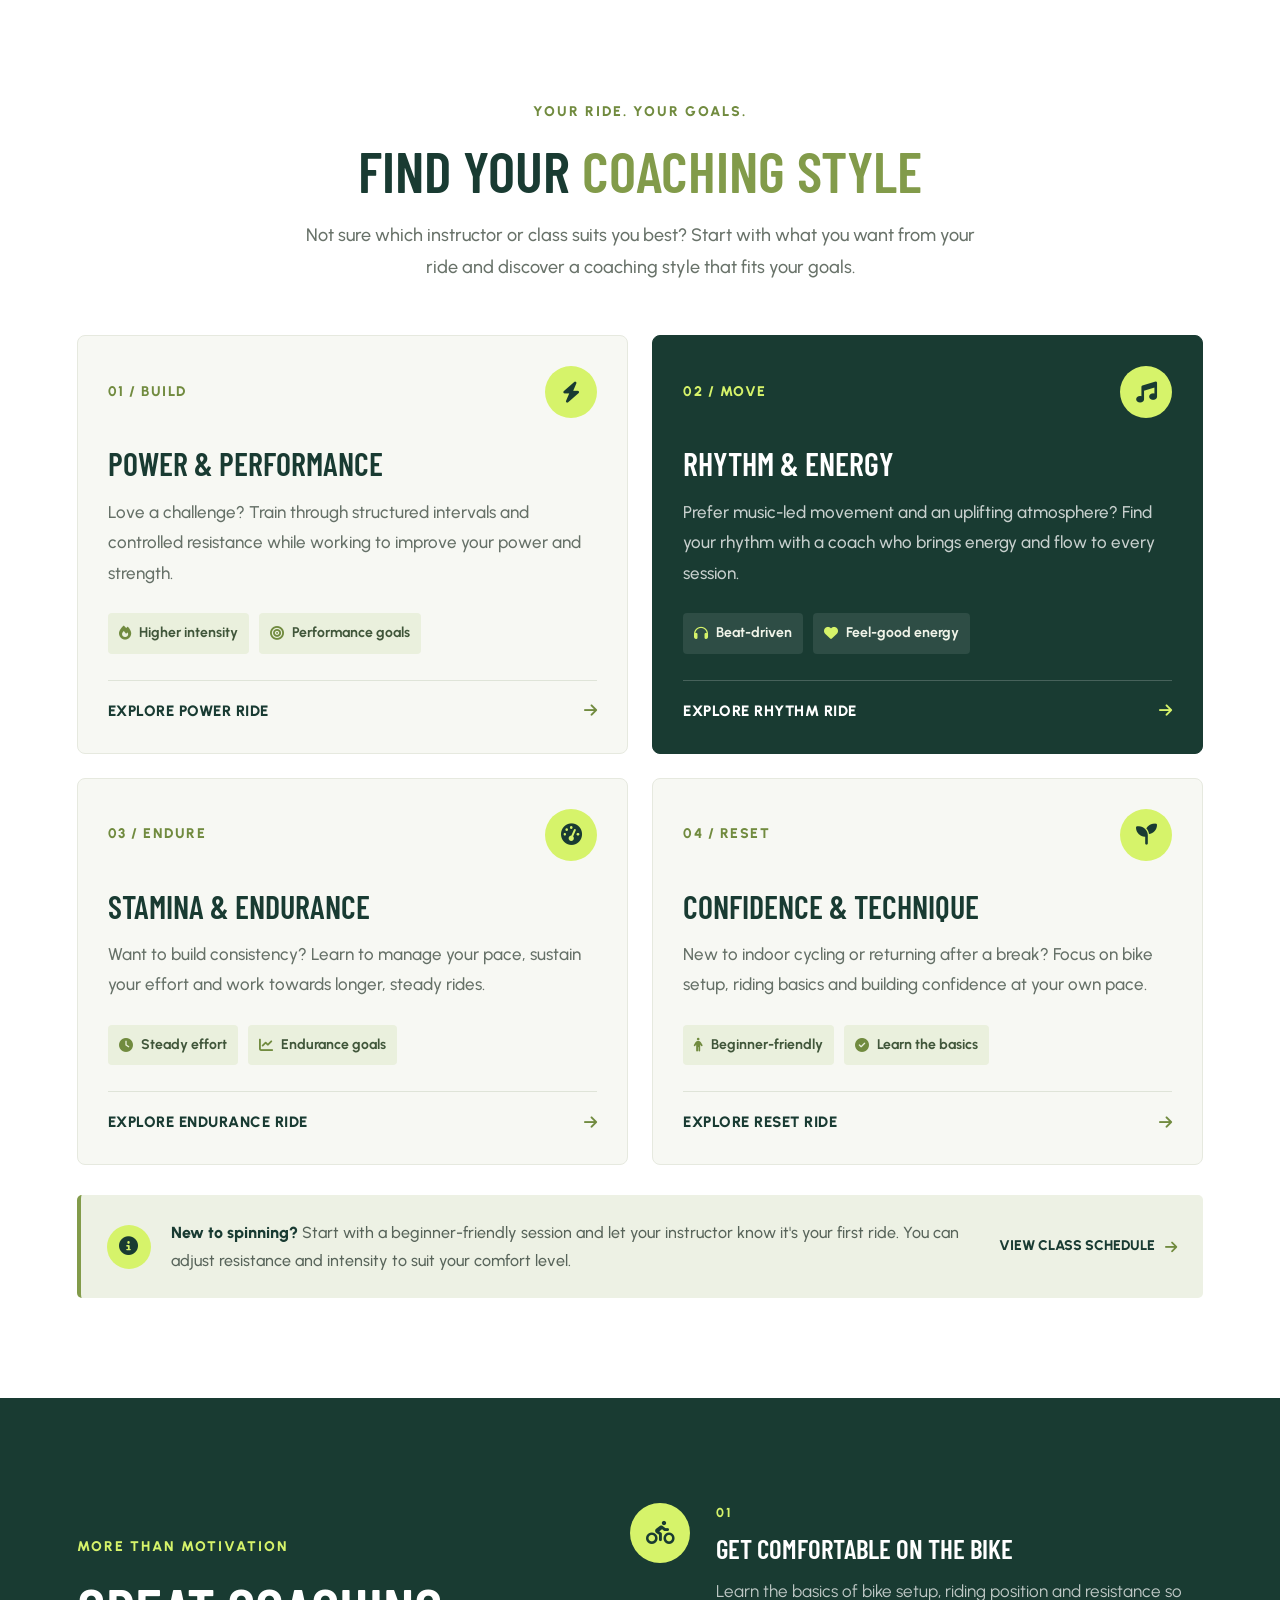
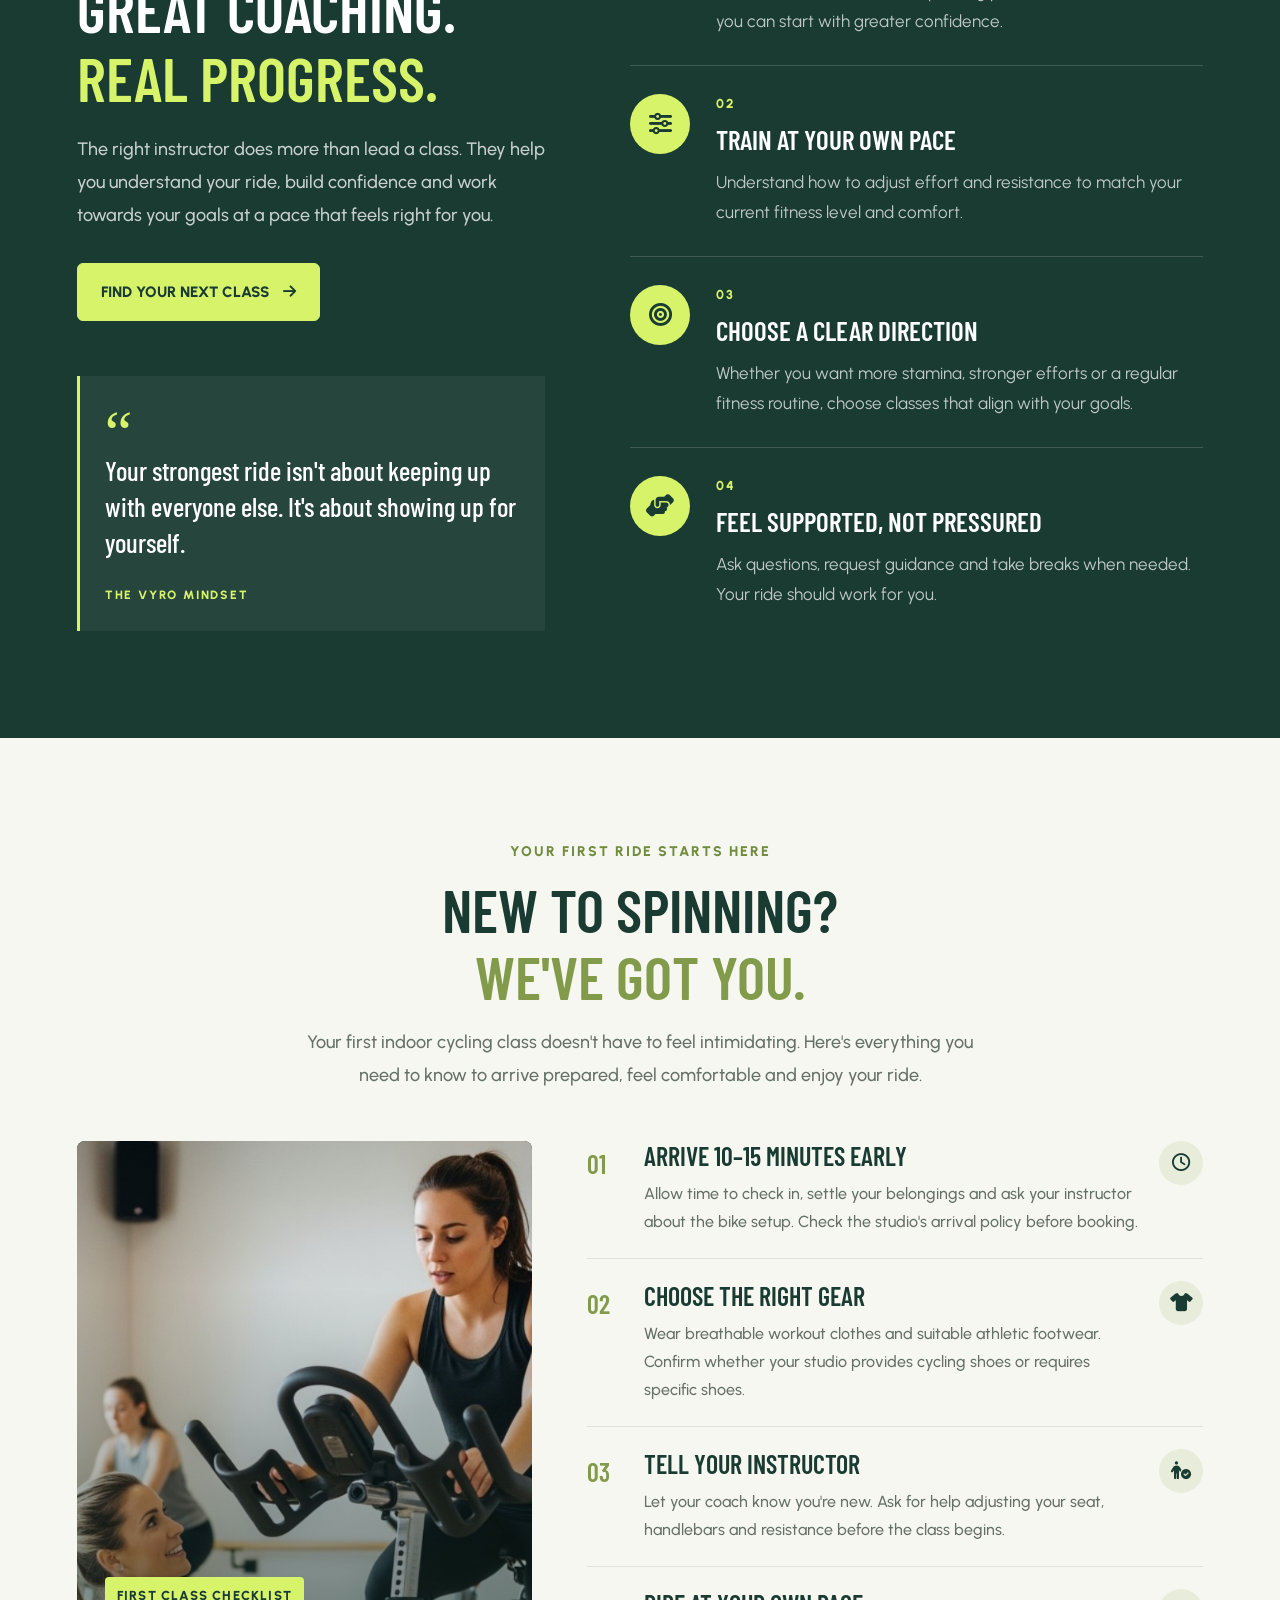
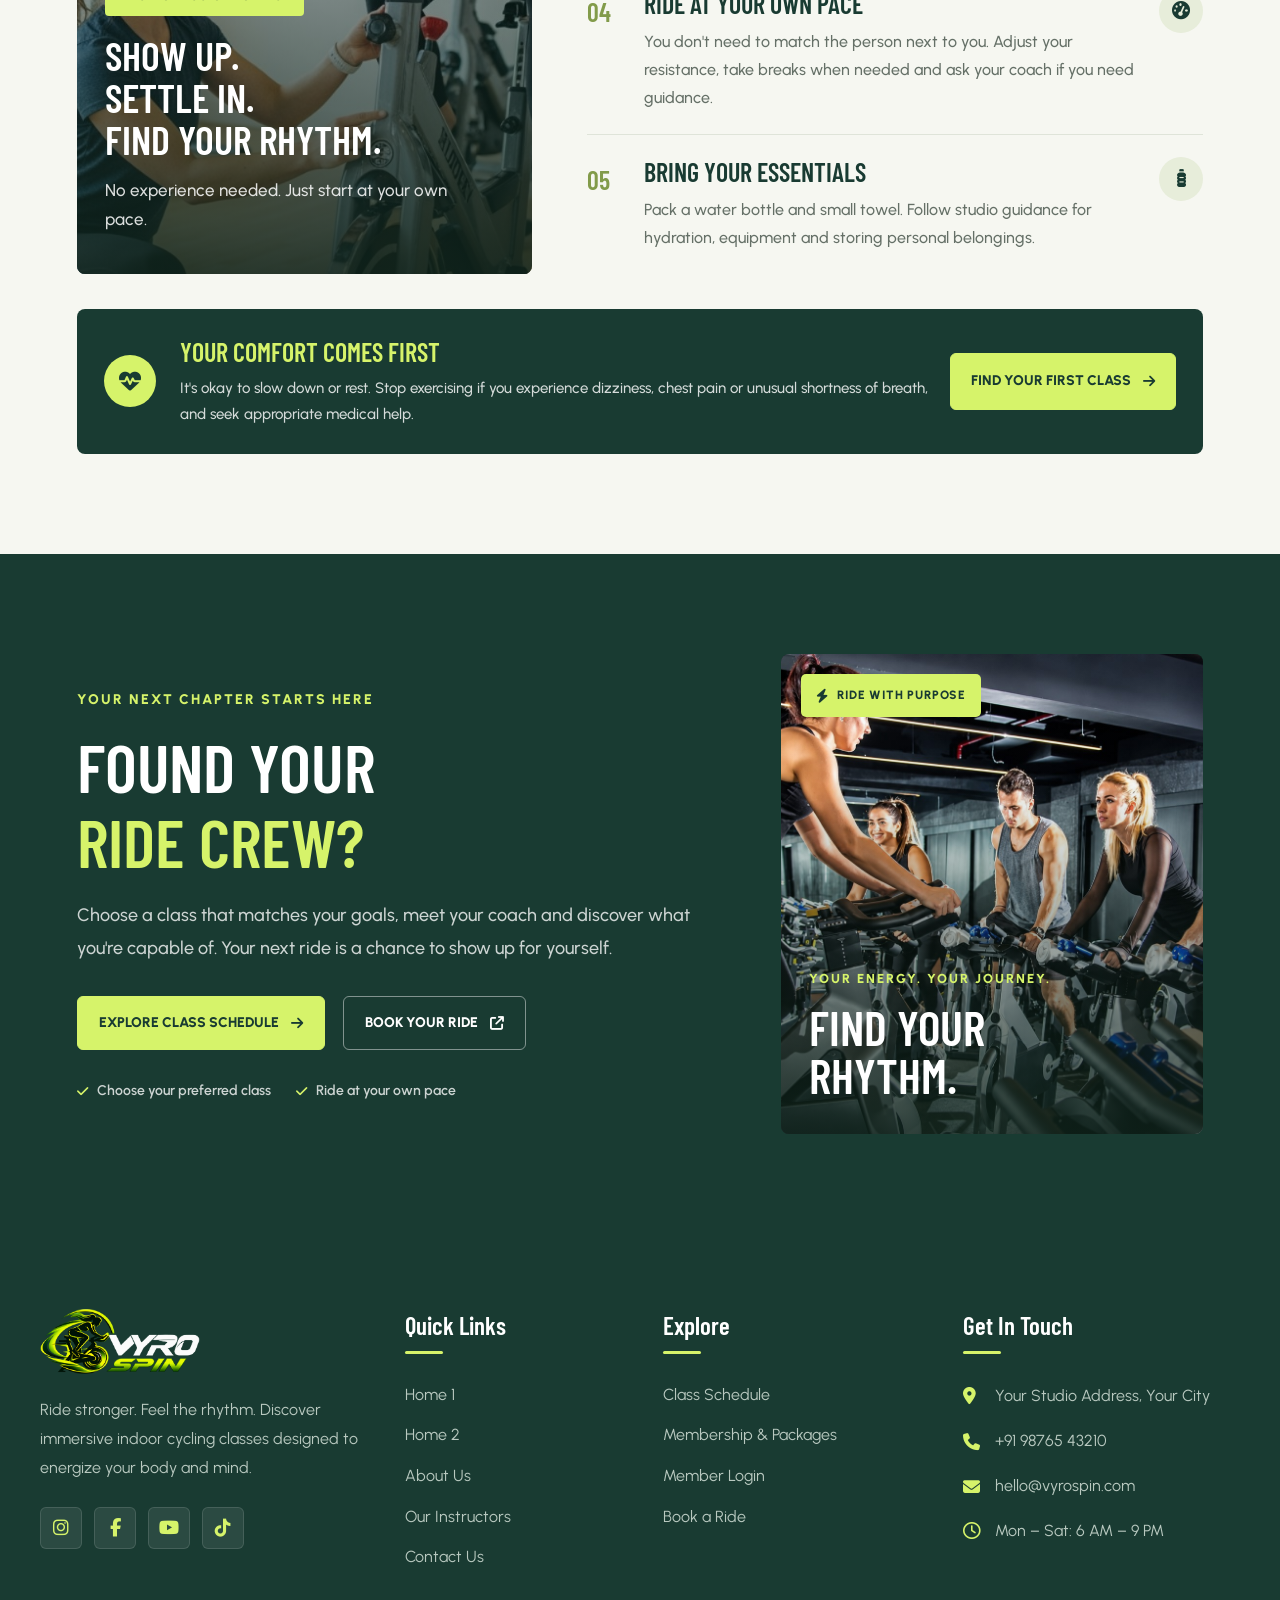
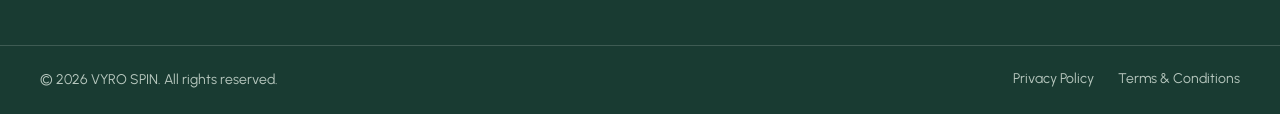
<file: instructors.html>
<!DOCTYPE html>
<html lang="en">

<head>
    <script src="js/theme.js"></script>
    <meta charset="UTF-8">
    <meta name="viewport" content="width=device-width, initial-scale=1.0">

    <title>VYRO SPIN</title>

    <meta name="description" content="Ride stronger with VYRO SPIN, your indoor cycling and performance studio.">

    <!-- Google Fonts -->
    <link rel="preconnect" href="https://fonts.googleapis.com">
    <link rel="preconnect" href="https://fonts.gstatic.com" crossorigin>

    <!-- Favicon -->
    <link rel="icon" type="image/png" href="images/favicon.png">
    <link rel="apple-touch-icon" href="images/favicon.png">

    <link
        href="https://fonts.googleapis.com/css2?family=Barlow+Condensed:wght@500;600;700;800&family=Urbanist:wght@400;500;600;700&display=swap"
        rel="stylesheet">

    <!-- Google Fonts and Font Awesome should be in <head>
    -->
    <link rel="stylesheet" href="https://cdnjs.cloudflare.com/ajax/libs/font-awesome/6.7.2/css/all.min.css">
    <!-- CSS -->
    <link rel="stylesheet" href="css/style.css">

</head>

<body>


    <!-- VYRO SPIN Header -->
    <header class="vyro-header" id="vyroHeader">
        <div class="vyro-header-inner">

            <!-- Logo: Left Edge -->
            <a href="index.html" class="vyro-logo" aria-label="VYRO SPIN Home">
                <img src="images/logo.png" alt="VYRO SPIN">
            </a>

            <!-- Center Navigation -->
            <nav class="vyro-nav" id="vyroNav" aria-label="Main navigation">
                <a href="index.html" class="vyro-nav-link active">Home 1</a>
                <a href="home-2.html" class="vyro-nav-link">Home 2</a>
                <a href="about.html" class="vyro-nav-link">About</a>
                <a href="class-schedule.html" class="vyro-nav-link">Class Schedule</a>
                <a href="membership.html" class="vyro-nav-link">Membership &amp; Packages</a>
                <a href="instructors.html" class="vyro-nav-link">Instructors</a>
                <a href="contact.html" class="vyro-nav-link">Contact</a>
                <a href="dashboard.html" class="vyro-nav-link">Dashboard</a>

                <!-- Responsive-only controls inside menu -->
                <div class="vyro-mobile-controls">
                    <button type="button" class="vyro-control-btn" data-theme-toggle aria-label="Toggle dark mode">
                        <i class="fa-solid fa-moon"></i>
                        <span>Dark Mode</span>
                    </button>

                    <button type="button" class="vyro-control-btn" data-rtl-toggle aria-label="Toggle RTL layout">
                        <i class="fa-solid fa-right-left"></i>
                        <span>RTL Mode</span>
                    </button>

                    <a href="login.html" class="vyro-login-btn">
                        Login
                    </a>
                </div>
            </nav>

            <!-- Desktop Right Controls -->
            <div class="vyro-desktop-controls">
                <button type="button" class="vyro-icon-btn" data-theme-toggle aria-label="Toggle dark mode"
                    title="Dark mode">
                    <i class="fa-solid fa-moon"></i>
                </button>

                <button type="button" class="vyro-icon-btn" data-rtl-toggle aria-label="Toggle RTL layout"
                    title="RTL mode">
                    <i class="fa-solid fa-right-left"></i>
                </button>

                <a href="login.html" class="vyro-login-btn">
                    Login
                </a>
            </div>

            <!-- Responsive Menu Toggle -->
            <button type="button" class="vyro-menu-toggle" id="vyroMenuToggle" aria-label="Open navigation menu"
                aria-expanded="false" aria-controls="vyroNav">
                <span></span>
                <span></span>
                <span></span>
            </button>

        </div>
    </header>

    <!-- =========================================
     SECTION 1: COMMON PAGE HERO
========================================= -->
    <section class="vyro-page-hero i-banner" id="vyroPageHero">
        <div class="vyro-page-hero-content">
            <h1>MEET YOUR RIDE CREW</h1>
            <p>
                Behind every great ride is an instructor who pushes you forward, keeps you motivated and helps you find
                your own rhythm.
            </p>
        </div>
    </section>

    <!-- SECTION 2: MEET OUR INSTRUCTORS -->
    <section class="vyro-instructor-team" id="vyroInstructorTeam">
        <div class="vyro-instructor-team-container">

            <div class="vyro-instructor-team-heading">
                <div class="vyro-instructor-team-heading-left">
                    <span class="vyro-instructor-team-eyebrow">
                        THE PEOPLE BEHIND THE PEDALS
                    </span>

                    <h2>MEET YOUR <span>COACHES</span></h2>
                </div>

                <p>
                    Every rider has a different goal. Get to know our coaching
                    styles and find the instructor who matches your energy,
                    confidence and riding ambitions.
                </p>
            </div>

            <div class="vyro-instructor-team-grid">

                <!-- INSTRUCTOR 01 -->
                <article class="vyro-instructor-card">
                    <div class="vyro-instructor-image-wrap">
                        <img src="images/coach-01.jpg" alt="Alex, indoor cycling instructor"
                            class="vyro-instructor-image">

                        <span class="vyro-instructor-number">01</span>

                        <span class="vyro-instructor-specialty">
                            POWER & STRENGTH
                        </span>
                    </div>

                    <div class="vyro-instructor-info">
                        <div class="vyro-instructor-name-row">
                            <div>
                                <h3>COACH ALEX</h3>
                                <span class="vyro-instructor-role">
                                    THE POWER BUILDER
                                </span>
                            </div>

                            <span class="vyro-instructor-icon">
                                <i class="fa-solid fa-bolt"></i>
                            </span>
                        </div>

                        <p>
                            Build confidence through challenging intervals,
                            controlled effort and a focus on getting stronger
                            with ride.
                        </p>

                        <div class="vyro-instructor-tags">
                            <span>Power Ride</span>
                            <span>Intervals</span>
                        </div>

                        <a href="class-schedule.html" class="vyro-instructor-link">
                            FIND A CLASS
                            <i class="fa-solid fa-arrow-right"></i>
                        </a>
                    </div>
                </article>

                <!-- INSTRUCTOR 02 -->
                <article class="vyro-instructor-card">
                    <div class="vyro-instructor-image-wrap">
                        <img src="images/coach-02.jpg" alt="Maya, rhythm cycling instructor"
                            class="vyro-instructor-image">

                        <span class="vyro-instructor-number">02</span>

                        <span class="vyro-instructor-specialty">
                            RHYTHM & ENERGY
                        </span>
                    </div>

                    <div class="vyro-instructor-info">
                        <div class="vyro-instructor-name-row">
                            <div>
                                <h3>COACH MAYA</h3>
                                <span class="vyro-instructor-role">
                                    THE RHYTHM MAKER
                                </span>
                            </div>

                            <span class="vyro-instructor-icon">
                                <i class="fa-solid fa-music"></i>
                            </span>
                        </div>

                        <p>
                            Find your flow through music-led movement,
                            uplifting energy and a every ride that makes every
                            beat count.
                        </p>

                        <div class="vyro-instructor-tags">
                            <span>Rhythm Ride</span>
                            <span>Music-led</span>
                        </div>

                        <a href="class-schedule.html" class="vyro-instructor-link">
                            FIND A CLASS
                            <i class="fa-solid fa-arrow-right"></i>
                        </a>
                    </div>
                </article>

                <!-- INSTRUCTOR 03 -->
                <article class="vyro-instructor-card">
                    <div class="vyro-instructor-image-wrap">
                        <img src="images/coach-03.jpg" alt="Jordan, endurance cycling instructor"
                            class="vyro-instructor-image">

                        <span class="vyro-instructor-number">03</span>

                        <span class="vyro-instructor-specialty">
                            STAMINA & FOCUS
                        </span>
                    </div>

                    <div class="vyro-instructor-info">
                        <div class="vyro-instructor-name-row">
                            <div>
                                <h3>COACH JORDAN</h3>
                                <span class="vyro-instructor-role">
                                    THE ENDURANCE GUIDE
                                </span>
                            </div>

                            <span class="vyro-instructor-icon">
                                <i class="fa-solid fa-gauge-high"></i>
                            </span>
                        </div>

                        <p>
                            Develop a steady pace, improve your stamina
                            and learn how to manage effort throughout
                            a longer ride.
                        </p>

                        <div class="vyro-instructor-tags">
                            <span>Endurance Ride</span>
                            <span>Pacing</span>
                        </div>

                        <a href="class-schedule.html" class="vyro-instructor-link">
                            FIND A CLASS
                            <i class="fa-solid fa-arrow-right"></i>
                        </a>
                    </div>
                </article>

                <!-- INSTRUCTOR 04 -->
                <article class="vyro-instructor-card">
                    <div class="vyro-instructor-image-wrap">
                        <img src="images/coach-04.jpg" alt="Taylor, beginner-friendly cycling instructor"
                            class="vyro-instructor-image">

                        <span class="vyro-instructor-number">04</span>

                        <span class="vyro-instructor-specialty">
                            TECHNIQUE & CONFIDENCE
                        </span>
                    </div>

                    <div class="vyro-instructor-info">
                        <div class="vyro-instructor-name-row">
                            <div>
                                <h3>COACH TAYLOR</h3>
                                <span class="vyro-instructor-role">
                                    THE CONFIDENCE COACH
                                </span>
                            </div>

                            <span class="vyro-instructor-icon">
                                <i class="fa-solid fa-heart-pulse"></i>
                            </span>
                        </div>

                        <p>
                            Get comfortable on the bike with guidance,
                            technique tips and encouragement to progress
                            at your own pace.
                        </p>

                        <div class="vyro-instructor-tags">
                            <span>Reset Ride</span>
                            <span>Bike Basics</span>
                        </div>

                        <a href="class-schedule.html" class="vyro-instructor-link">
                            FIND A CLASS
                            <i class="fa-solid fa-arrow-right"></i>
                        </a>
                    </div>
                </article>

            </div>

            <div class="vyro-instructor-team-footer">
                <p>NOT SURE WHICH COACH TO CHOOSE?</p>

                <a href="class-schedule.html">
                    EXPLORE ALL CLASSES
                    <i class="fa-solid fa-arrow-right"></i>
                </a>
            </div>

        </div>
    </section>

    <!-- SECTION 3: FIND YOUR COACHING STYLE -->
    <section class="vyro-coaching-style">
        <div class="vyro-coaching-style-container">

            <div class="vyro-coaching-style-heading">
                <span class="vyro-coaching-style-eyebrow">
                    YOUR RIDE. YOUR GOALS.
                </span>

                <h2>FIND YOUR <span>COACHING STYLE</span></h2>

                <p>
                    Not sure which instructor or class suits you best?
                    Start with what you want from your ride and discover
                    a coaching style that fits your goals.
                </p>
            </div>

            <div class="vyro-coaching-style-grid">

                <!-- STYLE 01 -->
                <article class="vyro-coaching-style-card">
                    <div class="vyro-coaching-style-top">
                        <span class="vyro-coaching-style-number">01 / BUILD</span>
                        <span class="vyro-coaching-style-icon">
                            <i class="fa-solid fa-bolt"></i>
                        </span>
                    </div>

                    <h3>POWER & PERFORMANCE</h3>

                    <p>
                        Love a challenge? Train through structured intervals
                        and controlled resistance while working to improve
                        your power and strength.
                    </p>

                    <div class="vyro-coaching-style-meta">
                        <span><i class="fa-solid fa-fire"></i> Higher intensity</span>
                        <span><i class="fa-solid fa-bullseye"></i> Performance goals</span>
                    </div>

                    <a href="class-schedule.html" class="vyro-coaching-style-link">
                        EXPLORE POWER RIDE
                        <i class="fa-solid fa-arrow-right"></i>
                    </a>
                </article>

                <!-- STYLE 02 -->
                <article class="vyro-coaching-style-card vyro-coaching-style-highlight">
                    <div class="vyro-coaching-style-top">
                        <span class="vyro-coaching-style-number">02 / MOVE</span>
                        <span class="vyro-coaching-style-icon">
                            <i class="fa-solid fa-music"></i>
                        </span>
                    </div>

                    <h3>RHYTHM & ENERGY</h3>

                    <p>
                        Prefer music-led movement and an uplifting atmosphere?
                        Find your rhythm with a coach who brings energy
                        and flow to every session.
                    </p>

                    <div class="vyro-coaching-style-meta">
                        <span><i class="fa-solid fa-headphones"></i> Beat-driven</span>
                        <span><i class="fa-solid fa-heart"></i> Feel-good energy</span>
                    </div>

                    <a href="class-schedule.html" class="vyro-coaching-style-link">
                        EXPLORE RHYTHM RIDE
                        <i class="fa-solid fa-arrow-right"></i>
                    </a>
                </article>

                <!-- STYLE 03 -->
                <article class="vyro-coaching-style-card">
                    <div class="vyro-coaching-style-top">
                        <span class="vyro-coaching-style-number">03 / ENDURE</span>
                        <span class="vyro-coaching-style-icon">
                            <i class="fa-solid fa-gauge-high"></i>
                        </span>
                    </div>

                    <h3>STAMINA & ENDURANCE</h3>

                    <p>
                        Want to build consistency? Learn to manage your pace,
                        sustain your effort and work towards longer,
                        steady rides.
                    </p>

                    <div class="vyro-coaching-style-meta">
                        <span><i class="fa-solid fa-clock"></i> Steady effort</span>
                        <span><i class="fa-solid fa-chart-line"></i> Endurance goals</span>
                    </div>

                    <a href="class-schedule.html" class="vyro-coaching-style-link">
                        EXPLORE ENDURANCE RIDE
                        <i class="fa-solid fa-arrow-right"></i>
                    </a>
                </article>

                <!-- STYLE 04 -->
                <article class="vyro-coaching-style-card">
                    <div class="vyro-coaching-style-top">
                        <span class="vyro-coaching-style-number">04 / RESET</span>
                        <span class="vyro-coaching-style-icon">
                            <i class="fa-solid fa-seedling"></i>
                        </span>
                    </div>

                    <h3>CONFIDENCE & TECHNIQUE</h3>

                    <p>
                        New to indoor cycling or returning after a break?
                        Focus on bike setup, riding basics and building
                        confidence at your own pace.
                    </p>

                    <div class="vyro-coaching-style-meta">
                        <span><i class="fa-solid fa-person"></i> Beginner-friendly</span>
                        <span><i class="fa-solid fa-check-circle"></i> Learn the basics</span>
                    </div>

                    <a href="class-schedule.html" class="vyro-coaching-style-link">
                        EXPLORE RESET RIDE
                        <i class="fa-solid fa-arrow-right"></i>
                    </a>
                </article>

            </div>

            <div class="vyro-coaching-style-note">
                <span class="vyro-coaching-style-note-icon">
                    <i class="fa-solid fa-circle-info"></i>
                </span>

                <p>
                    <strong>New to spinning?</strong>
                    Start with a beginner-friendly session and let your
                    instructor know it's your first ride. You can adjust
                    resistance and intensity to suit your comfort level.
                </p>

                <a href="class-schedule.html">
                    VIEW CLASS SCHEDULE
                    <i class="fa-solid fa-arrow-right"></i>
                </a>
            </div>

        </div>
    </section>

    <!-- SECTION 4: WHAT MAKES A VYRO COACH -->
    <section class="vyro-coach-difference">
        <div class="vyro-coach-difference-container">

            <!-- LEFT CONTENT -->
            <div class="vyro-coach-difference-content">
                <span class="vyro-coach-difference-eyebrow">
                    MORE THAN MOTIVATION
                </span>

                <h2>
                    GREAT COACHING.
                    <span>REAL PROGRESS.</span>
                </h2>

                <p class="vyro-coach-difference-intro">
                    The right instructor does more than lead a class.
                    They help you understand your ride, build confidence
                    and work towards your goals at a pace that feels right
                    for you.
                </p>

                <a href="class-schedule.html" class="vyro-coach-difference-main-btn">
                    FIND YOUR NEXT CLASS
                    <i class="fa-solid fa-arrow-right"></i>
                </a>

                <div class="vyro-coach-difference-quote">
                    <span class="vyro-coach-difference-quote-mark">“</span>
                    <p>
                        Your strongest ride isn't about keeping up with
                        everyone else. It's about showing up for yourself.
                    </p>
                    <span class="vyro-coach-difference-quote-label">
                        THE VYRO MINDSET
                    </span>
                </div>
            </div>

            <!-- RIGHT BENEFITS -->
            <div class="vyro-coach-difference-features">

                <!-- FEATURE 01 -->
                <article class="vyro-coach-feature">
                    <div class="vyro-coach-feature-icon">
                        <i class="fa-solid fa-person-biking"></i>
                    </div>

                    <div class="vyro-coach-feature-content">
                        <span class="vyro-coach-feature-number">01</span>
                        <h3>GET COMFORTABLE ON THE BIKE</h3>
                        <p>
                            Learn the basics of bike setup, riding position
                            and resistance so you can start with greater
                            confidence.
                        </p>
                    </div>
                </article>

                <!-- FEATURE 02 -->
                <article class="vyro-coach-feature">
                    <div class="vyro-coach-feature-icon">
                        <i class="fa-solid fa-sliders"></i>
                    </div>

                    <div class="vyro-coach-feature-content">
                        <span class="vyro-coach-feature-number">02</span>
                        <h3>TRAIN AT YOUR OWN PACE</h3>
                        <p>
                            Understand how to adjust effort and resistance
                            to match your current fitness level and comfort.
                        </p>
                    </div>
                </article>

                <!-- FEATURE 03 -->
                <article class="vyro-coach-feature">
                    <div class="vyro-coach-feature-icon">
                        <i class="fa-solid fa-bullseye"></i>
                    </div>

                    <div class="vyro-coach-feature-content">
                        <span class="vyro-coach-feature-number">03</span>
                        <h3>CHOOSE A CLEAR DIRECTION</h3>
                        <p>
                            Whether you want more stamina, stronger efforts
                            or a regular fitness routine, choose classes
                            that align with your goals.
                        </p>
                    </div>
                </article>

                <!-- FEATURE 04 -->
                <article class="vyro-coach-feature">
                    <div class="vyro-coach-feature-icon">
                        <i class="fa-solid fa-handshake-angle"></i>
                    </div>

                    <div class="vyro-coach-feature-content">
                        <span class="vyro-coach-feature-number">04</span>
                        <h3>FEEL SUPPORTED, NOT PRESSURED</h3>
                        <p>
                            Ask questions, request guidance and take breaks
                            when needed. Your ride should work for you.
                        </p>
                    </div>
                </article>

            </div>
        </div>
    </section>

    <!-- SECTION 5: FIRST RIDE GUIDE -->
    <section class="vyro-newcomer-guide">
        <div class="vyro-newcomer-guide__container">

            <!-- HEADING -->
            <header class="vyro-newcomer-guide__header">
                <span class="vyro-newcomer-guide__eyebrow">
                    YOUR FIRST RIDE STARTS HERE
                </span>

                <h2>
                    NEW TO SPINNING?
                    <span>WE'VE GOT YOU.</span>
                </h2>

                <p>
                    Your first indoor cycling class doesn't have to feel
                    intimidating. Here's everything you need to know to
                    arrive prepared, feel comfortable and enjoy your ride.
                </p>
            </header>

            <!-- MAIN CONTENT -->
            <div class="vyro-newcomer-guide__layout">

                <!-- IMAGE PANEL -->
                <div class="vyro-newcomer-guide__visual">
                    <img src="images/first-ride-guide.jpg"
                        alt="Cycling instructor helping a beginner prepare for a ride"
                        class="vyro-newcomer-guide__photo">

                    <div class="vyro-newcomer-guide__visual-shade"></div>

                    <div class="vyro-newcomer-guide__visual-caption">
                        <span class="vyro-newcomer-guide__visual-tag">
                            FIRST CLASS CHECKLIST
                        </span>

                        <h3>SHOW UP.<br>SETTLE IN.<br>FIND YOUR RHYTHM.</h3>

                        <p>
                            No experience needed. Just start at your own pace.
                        </p>
                    </div>

                </div>

                <!-- PREPARATION STEPS -->
                <div class="vyro-newcomer-guide__steps">

                    <article class="vyro-newcomer-guide__item">
                        <div class="vyro-newcomer-guide__item-index">01</div>

                        <div class="vyro-newcomer-guide__item-body">
                            <h3>ARRIVE 10–15 MINUTES EARLY</h3>
                            <p>
                                Allow time to check in, settle your belongings
                                and ask your instructor about the bike setup.
                                Check the studio's arrival policy before booking.
                            </p>
                        </div>

                        <div class="vyro-newcomer-guide__item-symbol">
                            <i class="fa-regular fa-clock"></i>
                        </div>
                    </article>

                    <article class="vyro-newcomer-guide__item">
                        <div class="vyro-newcomer-guide__item-index">02</div>

                        <div class="vyro-newcomer-guide__item-body">
                            <h3>CHOOSE THE RIGHT GEAR</h3>
                            <p>
                                Wear breathable workout clothes and suitable
                                athletic footwear. Confirm whether your studio
                                provides cycling shoes or requires specific shoes.
                            </p>
                        </div>

                        <div class="vyro-newcomer-guide__item-symbol">
                            <i class="fa-solid fa-shirt"></i>
                        </div>
                    </article>

                    <article class="vyro-newcomer-guide__item">
                        <div class="vyro-newcomer-guide__item-index">03</div>

                        <div class="vyro-newcomer-guide__item-body">
                            <h3>TELL YOUR INSTRUCTOR</h3>
                            <p>
                                Let your coach know you're new. Ask for help
                                adjusting your seat, handlebars and resistance
                                before the class begins.
                            </p>
                        </div>

                        <div class="vyro-newcomer-guide__item-symbol">
                            <i class="fa-solid fa-person-circle-check"></i>
                        </div>
                    </article>

                    <article class="vyro-newcomer-guide__item">
                        <div class="vyro-newcomer-guide__item-index">04</div>

                        <div class="vyro-newcomer-guide__item-body">
                            <h3>RIDE AT YOUR OWN PACE</h3>
                            <p>
                                You don't need to match the person next to you.
                                Adjust your resistance, take breaks when needed
                                and ask your coach if you need guidance.
                            </p>
                        </div>

                        <div class="vyro-newcomer-guide__item-symbol">
                            <i class="fa-solid fa-gauge-high"></i>
                        </div>
                    </article>

                    <article class="vyro-newcomer-guide__item">
                        <div class="vyro-newcomer-guide__item-index">05</div>

                        <div class="vyro-newcomer-guide__item-body">
                            <h3>BRING YOUR ESSENTIALS</h3>
                            <p>
                                Pack a water bottle and small towel. Follow
                                studio guidance for hydration, equipment and
                                storing personal belongings.
                            </p>
                        </div>

                        <div class="vyro-newcomer-guide__item-symbol">
                            <i class="fa-solid fa-bottle-water"></i>
                        </div>
                    </article>

                </div>
            </div>

            <!-- BOTTOM NOTE -->
            <div class="vyro-newcomer-guide__reminder">

                <div class="vyro-newcomer-guide__reminder-icon">
                    <i class="fa-solid fa-heart-pulse"></i>
                </div>

                <div class="vyro-newcomer-guide__reminder-copy">
                    <h3>YOUR COMFORT COMES FIRST</h3>
                    <p>
                        It's okay to slow down or rest. Stop exercising if you
                        experience dizziness, chest pain or unusual shortness
                        of breath, and seek appropriate medical help.
                    </p>
                </div>

                <a href="class-schedule.html" class="vyro-newcomer-guide__action">
                    FIND YOUR FIRST CLASS
                    <i class="fa-solid fa-arrow-right"></i>
                </a>

            </div>

        </div>
    </section>

    <!-- SECTION 6: INSTRUCTOR BOOKING CTA -->
    <section class="vyro-instructor-booking-cta">
        <div class="vyro-instructor-booking-cta__container">

            <div class="vyro-instructor-booking-cta__content">

                <span class="vyro-instructor-booking-cta__eyebrow">
                    YOUR NEXT CHAPTER STARTS HERE
                </span>

                <h2>
                    FOUND YOUR<span>RIDE CREW?</span>
                </h2>

                <p>
                    Choose a class that matches your goals, meet your coach
                    and discover what you're capable of. Your next ride is
                    a chance to show up for yourself.
                </p>

                <div class="vyro-instructor-booking-cta__actions">
                    <a href="class-schedule.html" class="vyro-instructor-booking-cta__primary">
                        EXPLORE CLASS SCHEDULE
                        <i class="fa-solid fa-arrow-right"></i>
                    </a>

                    <a href="booking.html" class="vyro-instructor-booking-cta__secondary">
                        BOOK YOUR RIDE
                        <i class="fa-solid fa-arrow-up-right-from-square"></i>
                    </a>
                </div>

                <div class="vyro-instructor-booking-cta__trust">
                    <span>
                        <i class="fa-solid fa-check"></i>
                        Choose your preferred class
                    </span>

                    <span>
                        <i class="fa-solid fa-check"></i>
                        Ride at your own pace
                    </span>
                </div>

            </div>

            <!-- RIGHT SIDE IMAGE -->
            <div class="vyro-instructor-booking-cta__visual">

                <img src="images/instructor-cta.jpg" alt="VYRO SPIN instructor leading an indoor cycling session"
                    class="vyro-instructor-booking-cta__image">

                <div class="vyro-instructor-booking-cta__image-overlay"></div>

                <div class="vyro-instructor-booking-cta__image-caption">
                    <span>YOUR ENERGY. YOUR JOURNEY.</span>
                    <h3>FIND YOUR<br>RHYTHM.</h3>
                </div>

                <div class="vyro-instructor-booking-cta__image-tag">
                    <i class="fa-solid fa-bolt"></i>
                    RIDE WITH PURPOSE
                </div>

            </div>

        </div>
    </section>

    <!-- =========================
     VYRO SPIN FOOTER
========================= -->
    <footer class="vyro-footer">

        <div class="vyro-footer-main">
            <div class="vyro-footer-container">

                <!-- Brand -->
                <div class="vyro-footer-brand">
                    <a href="index.html" class="vyro-footer-logo">
                        <img src="images/logo-white.png" alt="VYRO SPIN">
                    </a>

                    <p>
                        Ride stronger. Feel the rhythm.
                        Discover immersive indoor cycling classes
                        designed to energize your body and mind.
                    </p>

                    <div class="vyro-footer-socials">
                        <a href="https://www.instagram.com/" aria-label="Instagram">
                            <i class="fa-brands fa-instagram"></i>
                        </a>

                        <a href="https://www.facebook.com/" aria-label="Facebook">
                            <i class="fa-brands fa-facebook-f"></i>
                        </a>

                        <a href="https://www.youtube.com/" aria-label="YouTube">
                            <i class="fa-brands fa-youtube"></i>
                        </a>

                        <a href="https://www.tiktok.com/" aria-label="TikTok">
                            <i class="fa-brands fa-tiktok"></i>
                        </a>
                    </div>
                </div>

                <!-- Quick Links -->
                <div class="vyro-footer-column">
                    <h3>Quick Links</h3>

                    <ul>
                        <li><a href="index.html">Home 1</a></li>
                        <li><a href="home-2.html">Home 2</a></li>
                        <li><a href="about.html">About Us</a></li>
                        <li><a href="instructors.html">Our Instructors</a></li>
                        <li><a href="contact.html">Contact Us</a></li>
                    </ul>
                </div>

                <!-- Classes -->
                <div class="vyro-footer-column">
                    <h3>Explore</h3>

                    <ul>
                        <li>
                            <a href="class-schedule.html">Class Schedule</a>
                        </li>
                        <li>
                            <a href="membership.html">Membership &amp; Packages</a>
                        </li>
                        <li>
                            <a href="login.html">Member Login</a>
                        </li>
                        <li>
                            <a href="class-schedule.html">Book a Ride</a>
                        </li>
                    </ul>
                </div>

                <!-- Contact -->
                <div class="vyro-footer-column vyro-footer-contact">
                    <h3>Get In Touch</h3>

                    <p>
                        <i class="fa-solid fa-location-dot"></i>
                        <span>Your Studio Address, Your City</span>
                    </p>

                    <p>
                        <i class="fa-solid fa-phone"></i>
                        <a href="tel:+919876543210">+91 98765 43210</a>
                    </p>

                    <p>
                        <i class="fa-solid fa-envelope"></i>
                        <a href="mailto:hello@vyrospin.com">
                            hello@vyrospin.com
                        </a>
                    </p>

                    <p>
                        <i class="fa-regular fa-clock"></i>
                        <span>Mon – Sat: 6 AM – 9 PM</span>
                    </p>
                </div>

            </div>
        </div>

        <!-- Footer Bottom -->
        <div class="vyro-footer-bottom">
            <div class="vyro-footer-bottom-inner">

                <p>
                    &copy; <span id="vyroCopyrightYear">2026</span>
                    VYRO SPIN. All rights reserved.
                </p>

                <div class="vyro-footer-legal">
                    <a href="#">Privacy Policy</a>
                    <a href="#">Terms &amp; Conditions</a>
                </div>

            </div>
        </div>

    </footer>

    <script src="js/main.js"></script>

</body>

</html>
</file>
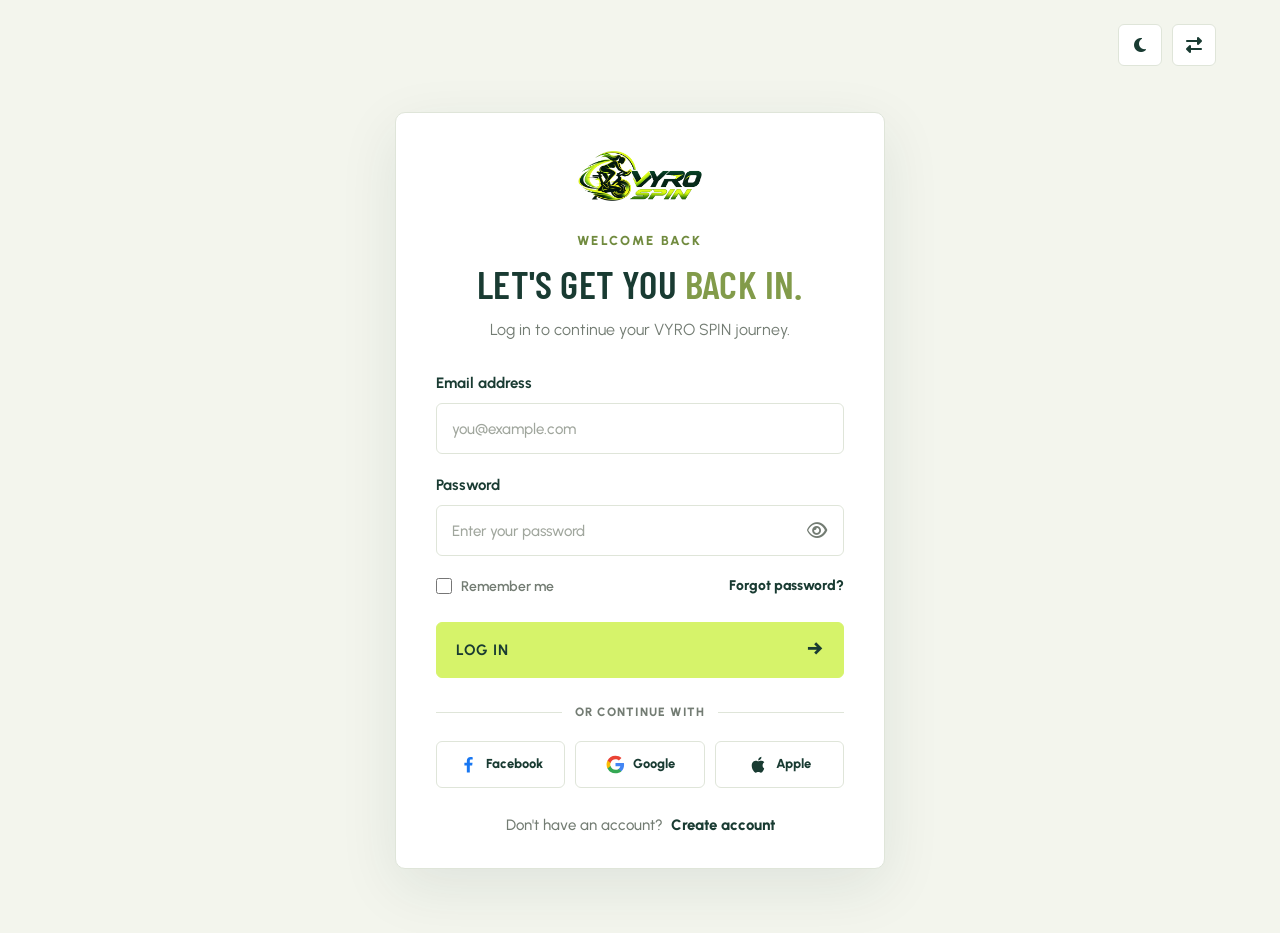
<file: login.html>
<!DOCTYPE html>
<html lang="en">

<head>
    <script src="js/theme.js"></script>
    <meta charset="UTF-8">
    <meta name="viewport" content="width=device-width, initial-scale=1.0">

    <title>VYRO SPIN</title>

    <meta name="description" content="Ride stronger with VYRO SPIN, your indoor cycling and performance studio.">

    <!-- Google Fonts -->
    <link rel="preconnect" href="https://fonts.googleapis.com">
    <link rel="preconnect" href="https://fonts.gstatic.com" crossorigin>

    <!-- Favicon -->
    <link rel="icon" type="image/png" href="images/favicon.png">
    <link rel="apple-touch-icon" href="images/favicon.png">

    <link
        href="https://fonts.googleapis.com/css2?family=Barlow+Condensed:wght@500;600;700;800&family=Urbanist:wght@400;500;600;700&display=swap"
        rel="stylesheet">

    <!-- Google Fonts and Font Awesome should be in <head>
    -->
    <link rel="stylesheet" href="https://cdnjs.cloudflare.com/ajax/libs/font-awesome/6.7.2/css/all.min.css">

    <!-- CSS -->
    <link rel="stylesheet" href="css/auth.css">

</head>

<body class="vyro-auth-page">

    <header class="vyro-auth-toolbar">

        <div class="vyro-auth-preferences">
            <button type="button" class="vyro-auth-mode-btn" id="vyroDarkToggle" aria-pressed="false">
                <i class="fa-solid fa-moon" id="vyroDarkIcon" aria-hidden="true"></i>
            </button>

            <button type="button" class="vyro-auth-mode-btn" id="vyroRtlToggle" aria-pressed="false">
                <i class="fa-solid fa-right-left" aria-hidden="true"></i>
        </div>
    </header>

    <main class="vyro-auth-main">
        <section class="vyro-auth-card" aria-labelledby="vyroLoginTitle">

            <a href="index.html" class="vyro-auth-logo">
                <img src="images/logo.png" alt="VYRO SPIN"
                    onerror="this.style.display='none'; this.nextElementSibling.style.display='block';">
            </a>

            <div class="vyro-auth-heading">
                <span class="vyro-auth-eyebrow">WELCOME BACK</span>
                <h1 id="vyroLoginTitle">LET'S GET YOU <span>BACK IN.</span></h1>
                <p>Log in to continue your VYRO SPIN journey.</p>
            </div>

            <form class="vyro-auth-form" id="vyroLoginForm">
                <div class="vyro-auth-field">
                    <label for="vyroLoginEmail">Email address</label>
                    <input type="email" id="vyroLoginEmail" name="email" placeholder="you@example.com"
                        autocomplete="email" required>
                </div>

                <div class="vyro-auth-field">
                    <label for="vyroLoginPassword">Password</label>
                    <div class="vyro-auth-password-wrap">
                        <input type="password" id="vyroLoginPassword" name="password" placeholder="Enter your password"
                            autocomplete="current-password" required>
                        <button type="button" class="vyro-auth-eye" data-password-target="vyroLoginPassword"
                            aria-label="Show password" aria-pressed="false">

                            <i class="fa-regular fa-eye" aria-hidden="true"></i>
                        </button>
                    </div>
                </div>

                <div class="vyro-auth-options">
                    <label class="vyro-auth-remember">
                        <input type="checkbox" name="remember">
                        <span>Remember me</span>
                    </label>
                    <a href="#" class="vyro-auth-text-link">
                        Forgot password?
                    </a>
                </div>

                <button type="submit" class="vyro-auth-submit">
                    LOG IN <span aria-hidden="true">→</span>
                </button>

                <p class="vyro-auth-notice" id="vyroLoginNotice" role="status" aria-live="polite"></p>
            </form>

            <div class="vyro-auth-divider">
                <span></span>
                <p>OR CONTINUE WITH</p>
                <span></span>
            </div>

            <div class="vyro-auth-socials">
                <button type="button" class="vyro-auth-social vyro-auth-facebook" data-social="Facebook"
                    aria-label="Continue with Facebook">
                    <svg viewBox="0 0 24 24" aria-hidden="true">
                        <path fill="currentColor"
                            d="M13.5 21v-8h2.7l.4-3.1h-3.1v-2c0-.9.3-1.5 1.6-1.5h1.7V3.6c-.8-.1-1.6-.2-2.5-.2-2.5 0-4.2 1.5-4.2 4.3v2.2H7.3V13h2.8v8h3.4Z" />
                    </svg>
                    <span>Facebook</span>
                </button>

                <button type="button" class="vyro-auth-social vyro-auth-google" data-social="Google"
                    aria-label="Continue with Google">
                    <svg viewBox="0 0 48 48" aria-hidden="true">
                        <path fill="#4285F4"
                            d="M43.6 24.5c0-1.4-.1-2.8-.4-4.1H24v7.8h11a9.4 9.4 0 0 1-4.1 6.2v5.1h6.6c3.9-3.6 6.1-8.8 6.1-15Z" />
                        <path fill="#34A853"
                            d="M24 44c5.5 0 10.1-1.8 13.5-4.8l-6.6-5.1c-1.8 1.2-4.1 2-6.9 2-5.3 0-9.8-3.6-11.4-8.4H5.8v5.3A20 20 0 0 0 24 44Z" />
                        <path fill="#FBBC05" d="M12.6 27.7a12 12 0 0 1 0-7.4V15H5.8a20 20 0 0 0 0 18l6.8-5.3Z" />
                        <path fill="#EA4335"
                            d="M24 11.9c3 0 5.7 1 7.8 3.1l5.8-5.8C34.1 5.8 29.5 4 24 4A20 20 0 0 0 5.8 15l6.8 5.3c1.6-4.8 6.1-8.4 11.4-8.4Z" />
                    </svg>
                    <span>Google</span>
                </button>

                <button type="button" class="vyro-auth-social vyro-auth-apple" data-social="Apple"
                    aria-label="Continue with Apple">
                    <svg viewBox="0 0 24 24" aria-hidden="true">
                        <path fill="currentColor"
                            d="M16.7 12.8c0-2.2 1.8-3.3 1.9-3.4a4.2 4.2 0 0 0-3.3-1.8c-1.4-.2-2.8.8-3.5.8s-1.8-.8-3-.8a4.5 4.5 0 0 0-3.8 2.3c-1.6 2.8-.4 7 1.2 9.3.8 1.1 1.6 2.3 2.7 2.2 1.1 0 1.5-.7 2.9-.7s1.8.7 2.9.7 1.9-1.1 2.6-2.3a10 10 0 0 0 1.2-2.5 3.9 3.9 0 0 1-1.8-3.8ZM14.4 6.1a4 4 0 0 0 .9-2.9 4.1 4.1 0 0 0-2.7 1.4 3.8 3.8 0 0 0-.9 2.8 3.4 3.4 0 0 0 2.7-1.3Z" />
                    </svg>
                    <span>Apple</span>
                </button>
            </div>

            <p class="vyro-auth-register">
                Don't have an account?
                <a href="register.html">Create account</a>
            </p>

        </section>
    </main>

    <script src="js/auth.js"></script>

</body>

</html>
</file>
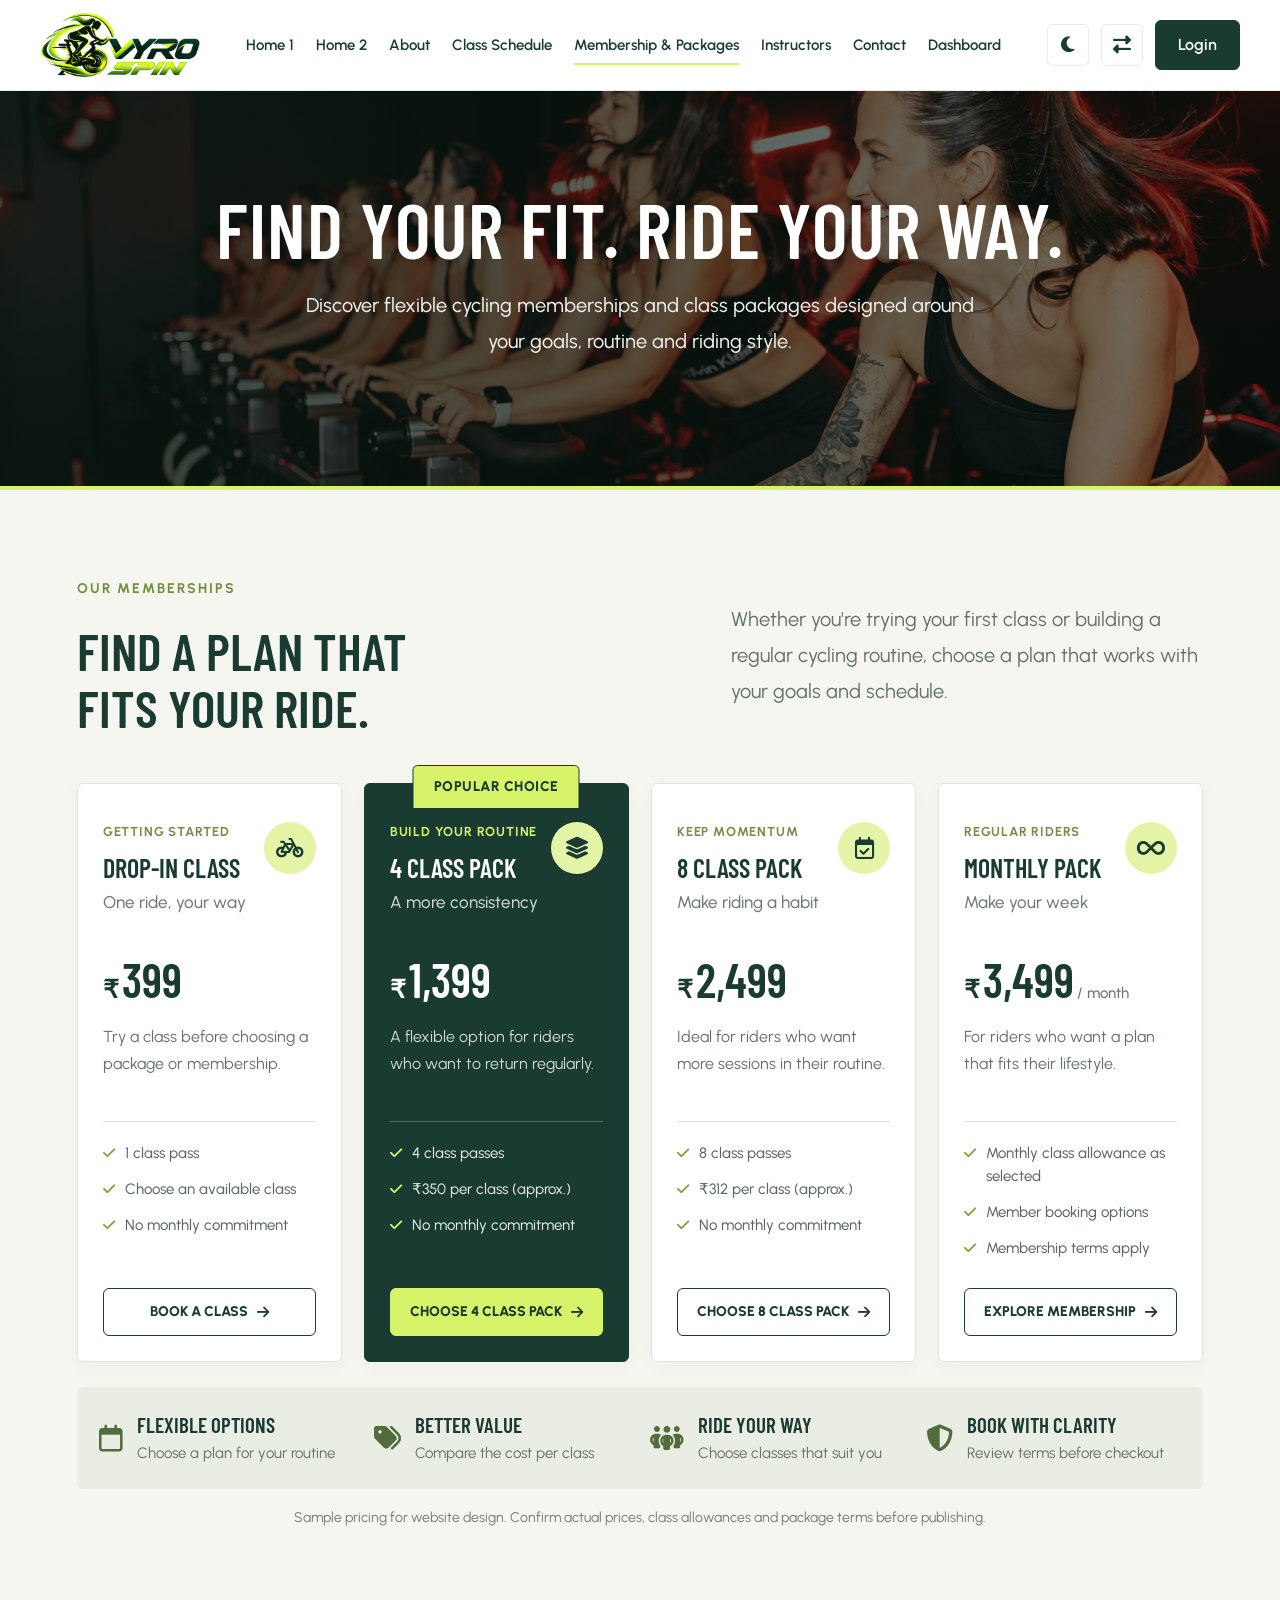
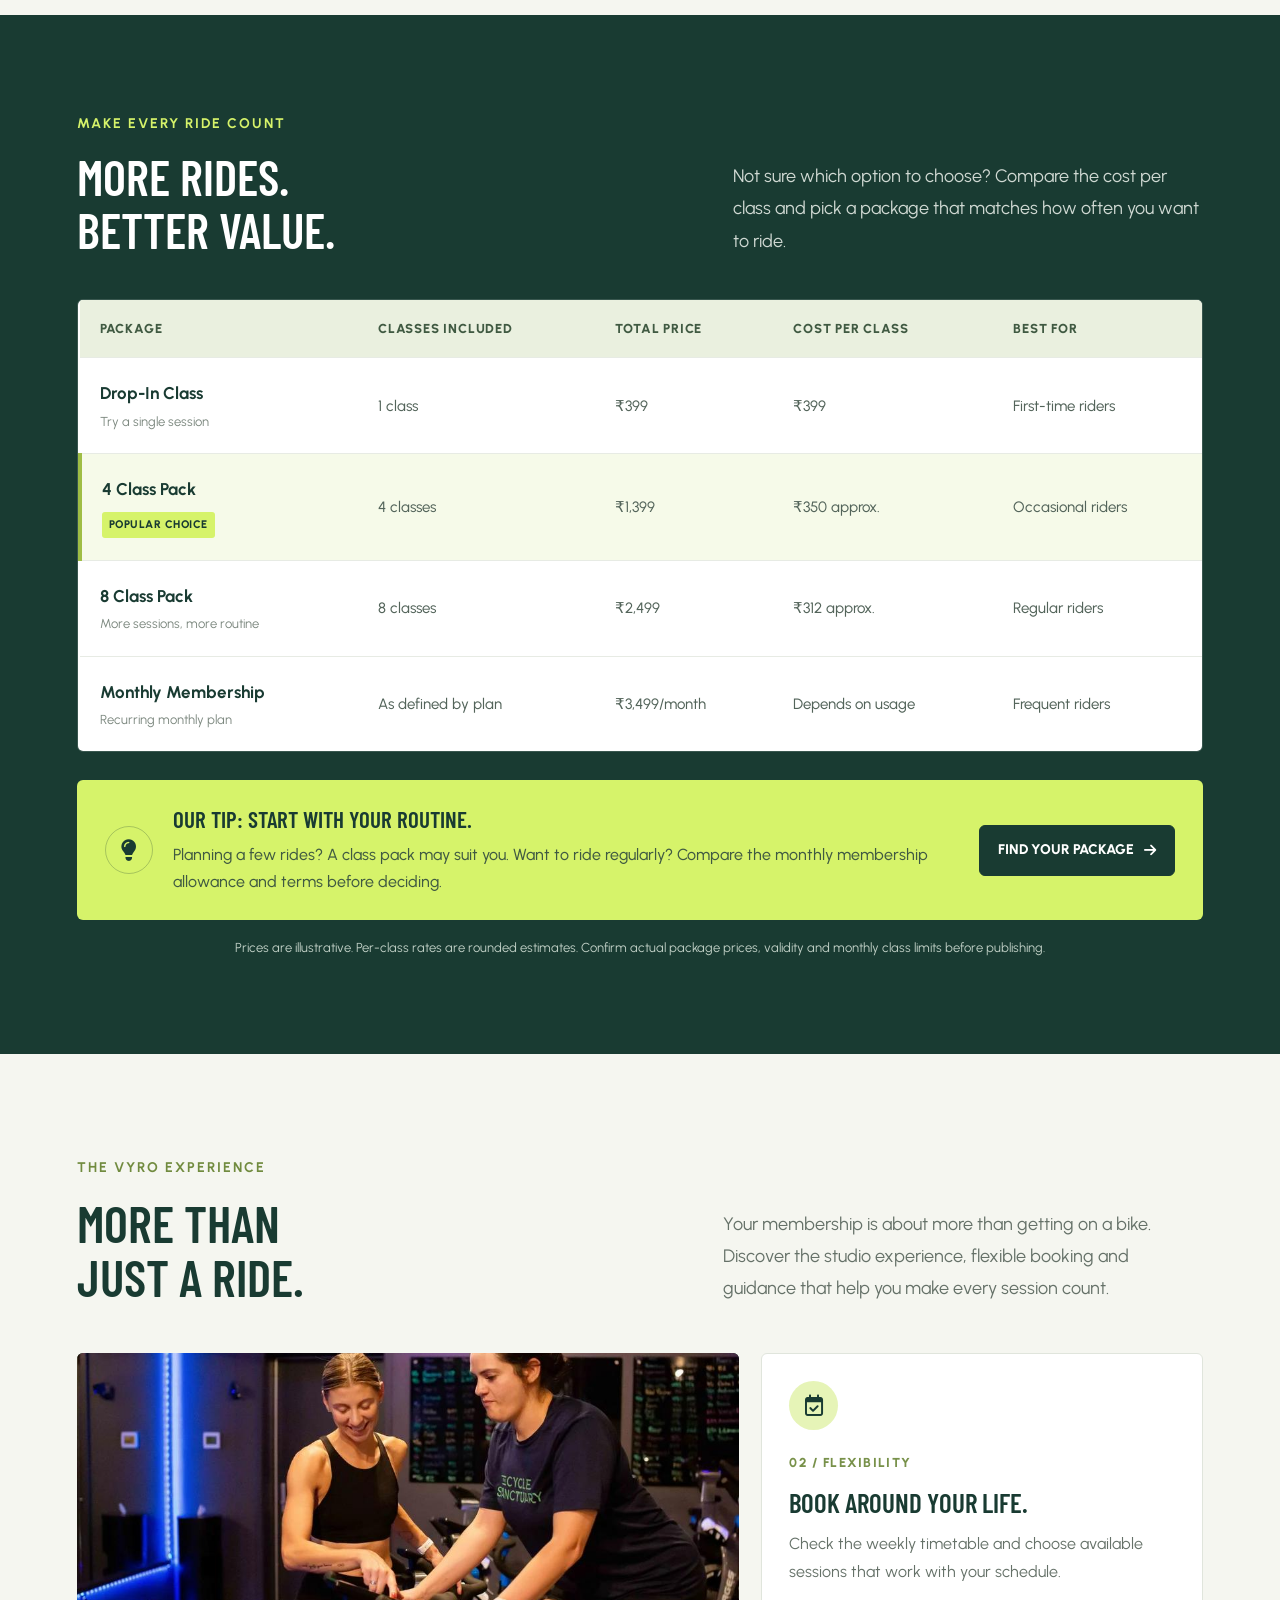
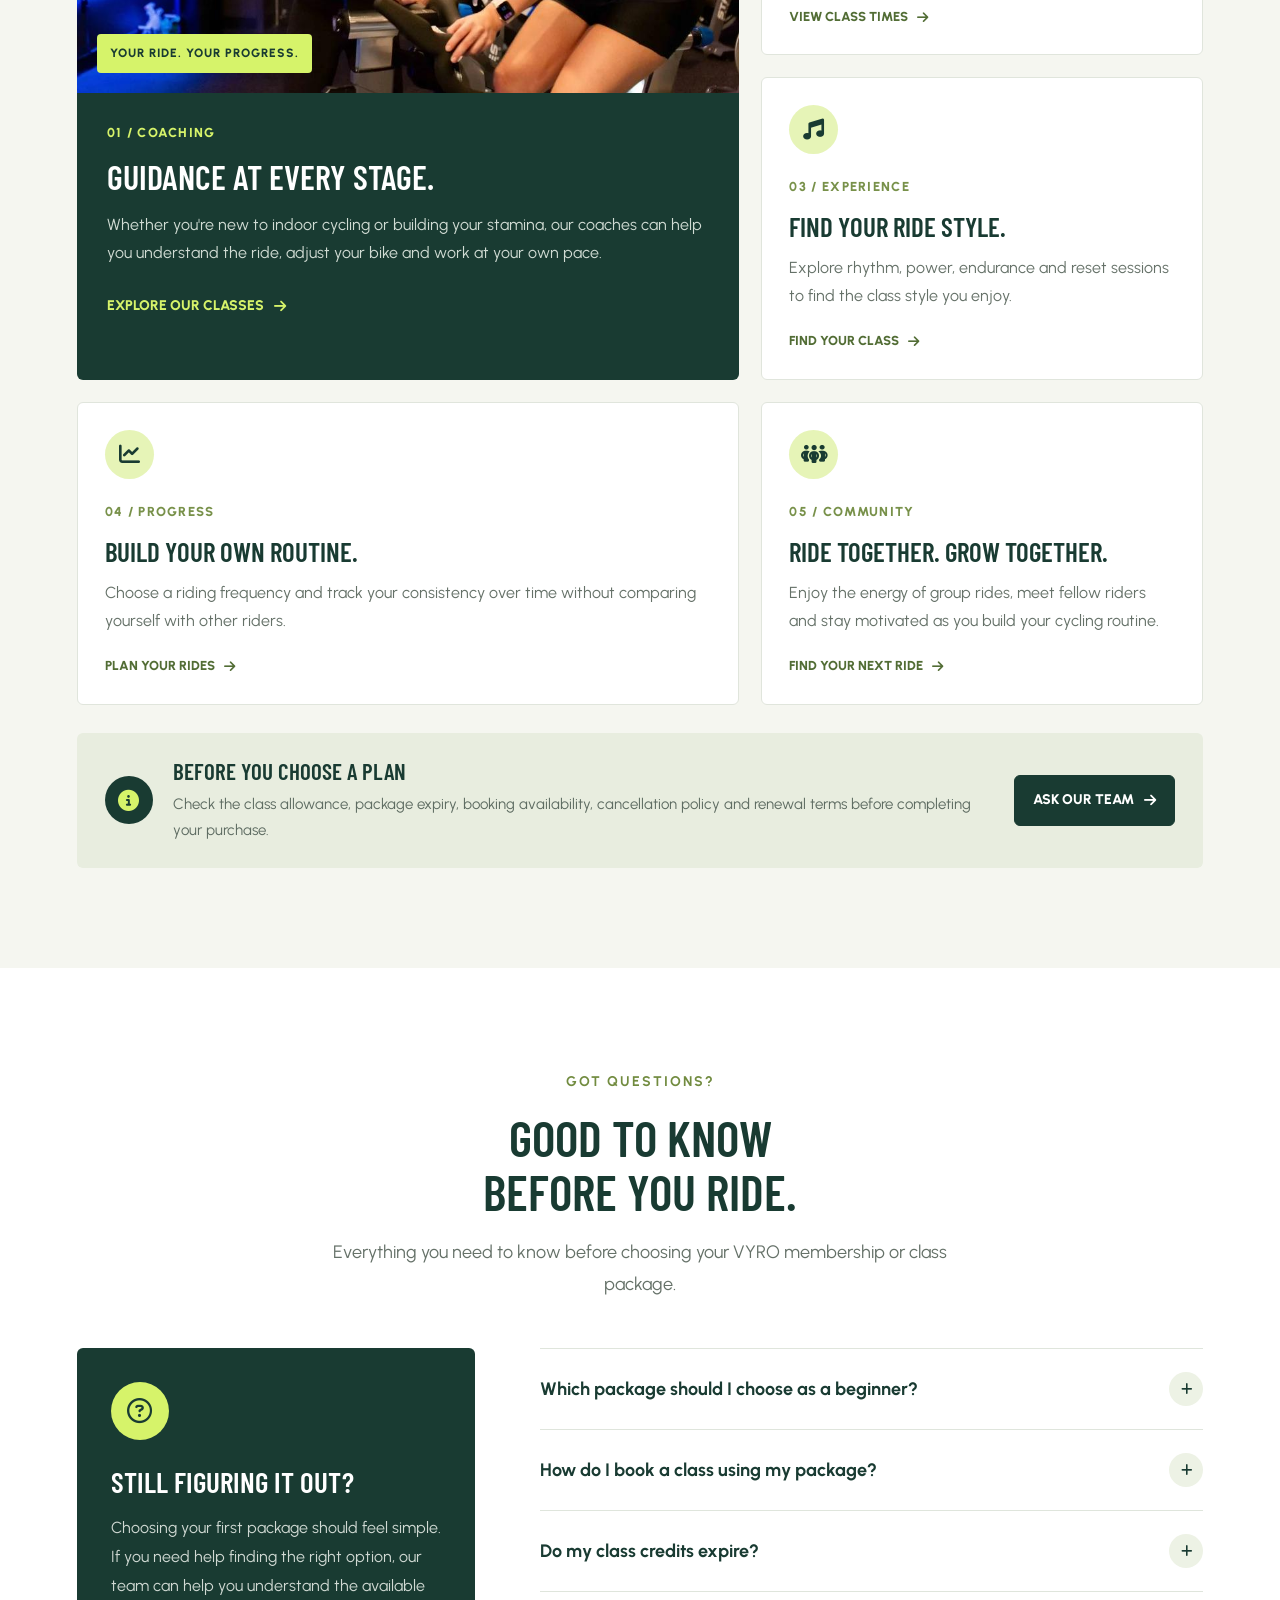
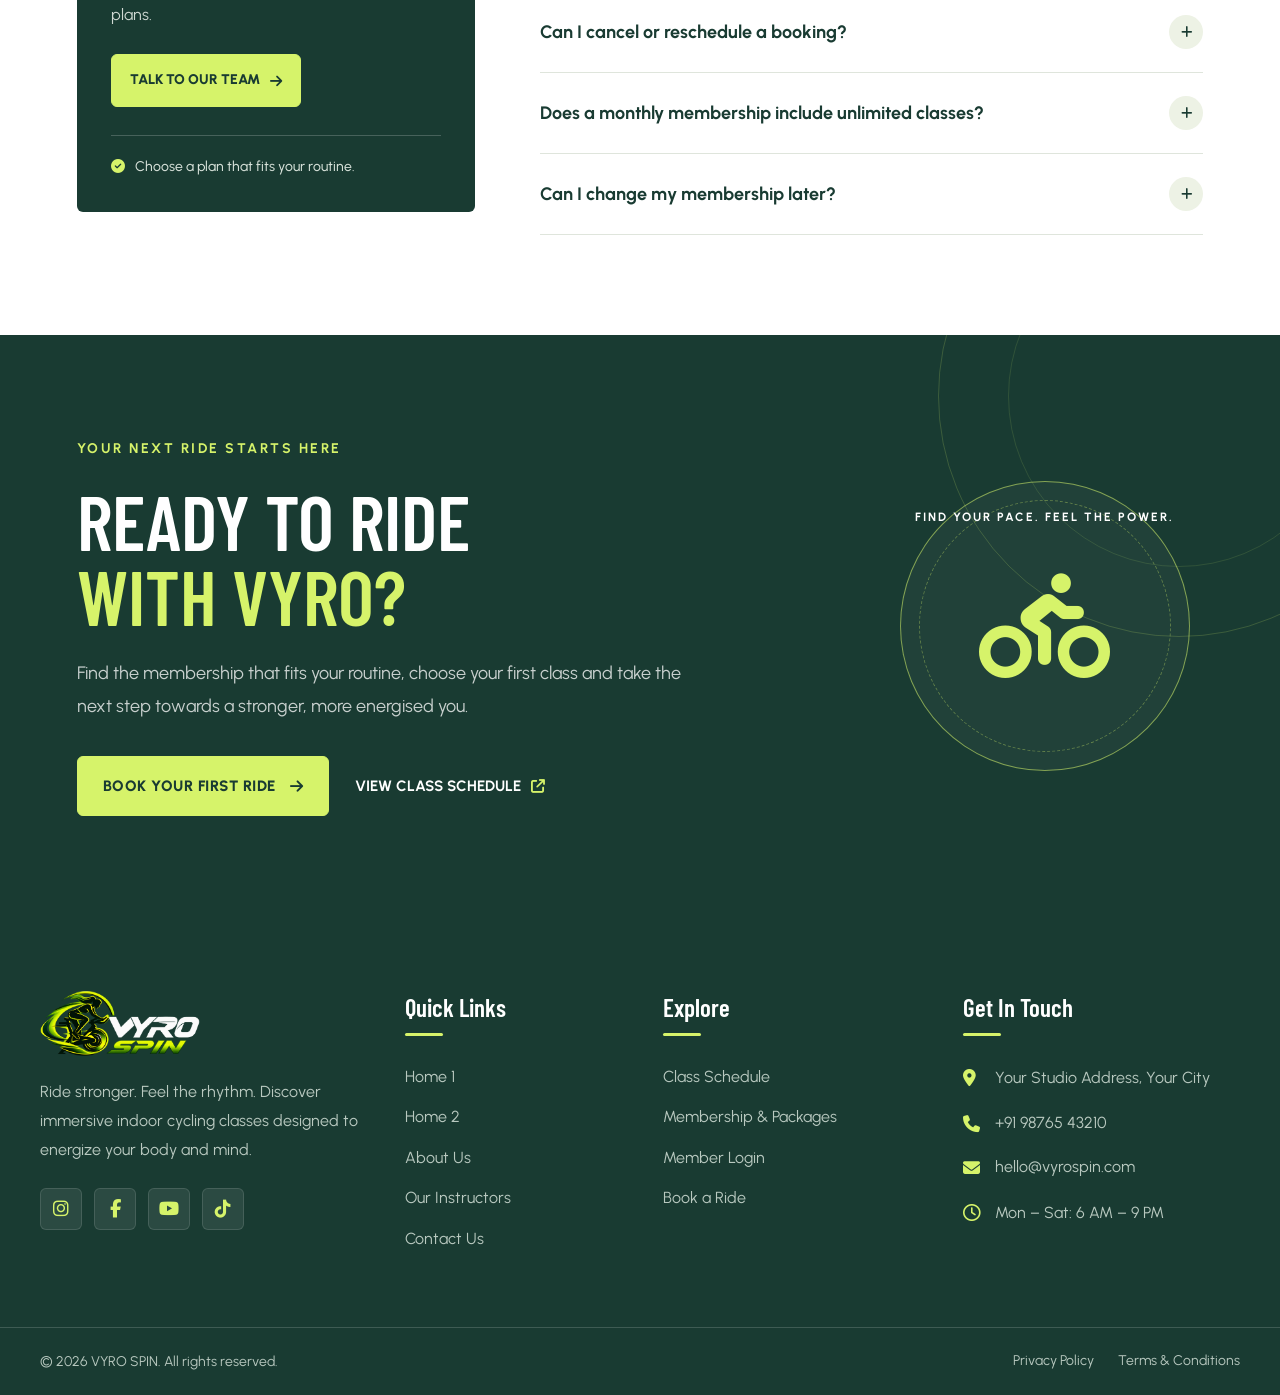
<file: membership.html>
﻿<!DOCTYPE html>
<html lang="en">

<head>
    <script src="js/theme.js"></script>
    <meta charset="UTF-8">
    <meta name="viewport" content="width=device-width, initial-scale=1.0">

    <title>VYRO SPIN</title>

    <meta name="description" content="Ride stronger with VYRO SPIN, your indoor cycling and performance studio.">

    <!-- Google Fonts -->
    <link rel="preconnect" href="https://fonts.googleapis.com">
    <link rel="preconnect" href="https://fonts.gstatic.com" crossorigin>

    <!-- Favicon -->
    <link rel="icon" type="image/png" href="images/favicon.png">
    <link rel="apple-touch-icon" href="images/favicon.png">

    <link
        href="https://fonts.googleapis.com/css2?family=Barlow+Condensed:wght@500;600;700;800&family=Urbanist:wght@400;500;600;700&display=swap"
        rel="stylesheet">

    <!-- Google Fonts and Font Awesome should be in <head>
    -->
    <link rel="stylesheet" href="https://cdnjs.cloudflare.com/ajax/libs/font-awesome/6.7.2/css/all.min.css">

    <!-- CSS -->
    <link rel="stylesheet" href="css/style.css">

</head>

<body>

    <!-- VYRO SPIN Header -->
    <header class="vyro-header" id="vyroHeader">
        <div class="vyro-header-inner">

            <!-- Logo: Left Edge -->
            <a href="index.html" class="vyro-logo" aria-label="VYRO SPIN Home">
                <img src="images/logo.png" alt="VYRO SPIN">
            </a>

            <!-- Center Navigation -->
            <nav class="vyro-nav" id="vyroNav" aria-label="Main navigation">
                <a href="index.html" class="vyro-nav-link active">Home 1</a>
                <a href="home-2.html" class="vyro-nav-link">Home 2</a>
                <a href="about.html" class="vyro-nav-link">About</a>
                <a href="class-schedule.html" class="vyro-nav-link">Class Schedule</a>
                <a href="membership.html" class="vyro-nav-link">Membership &amp; Packages</a>
                <a href="instructors.html" class="vyro-nav-link">Instructors</a>
                <a href="contact.html" class="vyro-nav-link">Contact</a>
                <a href="dashboard.html" class="vyro-nav-link">Dashboard</a>

                <!-- Responsive-only controls inside menu -->
                <div class="vyro-mobile-controls">
                    <button type="button" class="vyro-control-btn" data-theme-toggle aria-label="Toggle dark mode">
                        <i class="fa-solid fa-moon"></i>
                        <span>Dark Mode</span>
                    </button>

                    <button type="button" class="vyro-control-btn" data-rtl-toggle aria-label="Toggle RTL layout">
                        <i class="fa-solid fa-right-left"></i>
                        <span>RTL Mode</span>
                    </button>

                    <a href="login.html" class="vyro-login-btn">
                        Login
                    </a>
                </div>
            </nav>

            <!-- Desktop Right Controls -->
            <div class="vyro-desktop-controls">
                <button type="button" class="vyro-icon-btn" data-theme-toggle aria-label="Toggle dark mode"
                    title="Dark mode">
                    <i class="fa-solid fa-moon"></i>
                </button>

                <button type="button" class="vyro-icon-btn" data-rtl-toggle aria-label="Toggle RTL layout"
                    title="RTL mode">
                    <i class="fa-solid fa-right-left"></i>
                </button>

                <a href="login.html" class="vyro-login-btn">
                    Login
                </a>
            </div>

            <!-- Responsive Menu Toggle -->
            <button type="button" class="vyro-menu-toggle" id="vyroMenuToggle" aria-label="Open navigation menu"
                aria-expanded="false" aria-controls="vyroNav">
                <span></span>
                <span></span>
                <span></span>
            </button>

        </div>
    </header>

    <!-- =========================================
     SECTION 1: COMMON PAGE HERO
========================================= -->
    <section class="vyro-page-hero mp-banner" id="vyroPageHero">
        <div class="vyro-page-hero-content">
            <h1>FIND YOUR FIT. RIDE YOUR WAY.</h1>
            <p>

                Discover flexible cycling memberships and class packages designed around your goals, routine and riding
                style.

            </p>
        </div>
    </section>

    <!-- SECTION 2: MEMBERSHIP PLANS -->
    <section class="vyro-membership-plans" id="vyroMembershipPlans">
        <div class="vyro-membership-page-container">

            <!-- HEADING -->
            <div class="vyro-membership-page-heading">
                <div class="vyro-membership-heading-left">
                    <span class="vyro-membership-eyebrow">OUR MEMBERSHIPS</span>
                    <h2>FIND A PLAN THAT<br>FITS YOUR RIDE.</h2>
                </div>

                <p>
                    Whether you're trying your first class or building a regular
                    cycling routine, choose a plan that works with your goals
                    and schedule.
                </p>
            </div>

            <!-- MEMBERSHIP CARDS -->
            <div class="vyro-membership-page-grid">

                <!-- DROP-IN -->
                <article class="vyro-membership-page-card">
                    <div class="vyro-membership-card-top">
                        <div class="vyro-membership-card-title">
                            <span class="vyro-membership-plan-label">GETTING STARTED</span>
                            <h3>DROP-IN CLASS</h3>
                            <p class="vyro-membership-subtitle">One ride, your way</p>
                        </div>

                        <span class="vyro-membership-icon">
                            <i class="fa-solid fa-bicycle"></i>
                        </span>
                    </div>

                    <div class="vyro-membership-page-price">
                        <span class="vyro-membership-currency">₹</span>
                        <span class="vyro-membership-amount">399</span>
                    </div>

                    <p class="vyro-membership-description">
                        Try a class before choosing a package or membership.
                    </p>

                    <ul class="vyro-membership-page-features">
                        <li><i class="fa-solid fa-check"></i> 1 class pass</li>
                        <li><i class="fa-solid fa-check"></i> Choose an available class</li>
                        <li><i class="fa-solid fa-check"></i> No monthly commitment</li>
                    </ul>

                    <a href="booking.html" class="vyro-membership-button vyro-membership-button-outline">
                        BOOK A CLASS
                        <i class="fa-solid fa-arrow-right"></i>
                    </a>
                </article>

                <!-- 4 CLASS PACK -->
                <article class="vyro-membership-page-card vyro-membership-card-featured">

                    <span class="vyro-membership-page-popular">POPULAR CHOICE</span>

                    <div class="vyro-membership-card-top">
                        <div class="vyro-membership-card-title">
                            <span class="vyro-membership-plan-label">BUILD YOUR ROUTINE</span>
                            <h3>4 CLASS PACK</h3>
                            <p class="vyro-membership-subtitle">A more consistency</p>
                        </div>

                        <span class="vyro-membership-icon">
                            <i class="fa-solid fa-layer-group"></i>
                        </span>
                    </div>

                    <div class="vyro-membership-page-price">
                        <span class="vyro-membership-currency">₹</span>
                        <span class="vyro-membership-amount">1,399</span>
                    </div>

                    <p class="vyro-membership-description">
                        A flexible option for riders who want to return regularly.
                    </p>

                    <ul class="vyro-membership-page-features">
                        <li><i class="fa-solid fa-check"></i> 4 class passes</li>
                        <li><i class="fa-solid fa-check"></i> ₹350 per class (approx.)</li>
                        <li><i class="fa-solid fa-check"></i> No monthly commitment</li>
                    </ul>

                    <a href="booking.html?package=4-class" class="vyro-membership-button vyro-membership-button-filled">
                        CHOOSE 4 CLASS PACK
                        <i class="fa-solid fa-arrow-right"></i>
                    </a>
                </article>

                <!-- 8 CLASS PACK -->
                <article class="vyro-membership-page-card">
                    <div class="vyro-membership-card-top">
                        <div class="vyro-membership-card-title">
                            <span class="vyro-membership-plan-label">KEEP MOMENTUM</span>
                            <h3>8 CLASS PACK</h3>
                            <p class="vyro-membership-subtitle">Make riding a habit</p>
                        </div>

                        <span class="vyro-membership-icon">
                            <i class="fa-regular fa-calendar-check"></i>
                        </span>
                    </div>

                    <div class="vyro-membership-page-price">
                        <span class="vyro-membership-currency">₹</span>
                        <span class="vyro-membership-amount">2,499</span>
                    </div>

                    <p class="vyro-membership-description">
                        Ideal for riders who want more sessions in their routine.
                    </p>

                    <ul class="vyro-membership-page-features">
                        <li><i class="fa-solid fa-check"></i> 8 class passes</li>
                        <li><i class="fa-solid fa-check"></i> ₹312 per class (approx.)</li>
                        <li><i class="fa-solid fa-check"></i> No monthly commitment</li>
                    </ul>

                    <a href="booking.html?package=8-class"
                        class="vyro-membership-button vyro-membership-button-outline">
                        CHOOSE 8 CLASS PACK
                        <i class="fa-solid fa-arrow-right"></i>
                    </a>
                </article>

                <!-- MONTHLY MEMBERSHIP -->
                <article class="vyro-membership-page-card">
                    <div class="vyro-membership-card-top">
                        <div class="vyro-membership-card-title">
                            <span class="vyro-membership-plan-label">REGULAR RIDERS</span>
                            <h3>MONTHLY PACK</h3>
                            <p class="vyro-membership-subtitle">Make your week</p>
                        </div>

                        <span class="vyro-membership-icon">
                            <i class="fa-solid fa-infinity"></i>
                        </span>
                    </div>

                    <div class="vyro-membership-page-price">
                        <span class="vyro-membership-currency">₹</span>
                        <span class="vyro-membership-amount">3,499</span>
                        <span class="vyro-membership-price-period">/ month</span>
                    </div>

                    <p class="vyro-membership-description">
                        For riders who want a plan that fits their lifestyle.
                    </p>

                    <ul class="vyro-membership-page-features">
                        <li><i class="fa-solid fa-check"></i> Monthly class allowance as selected</li>
                        <li><i class="fa-solid fa-check"></i> Member booking options</li>
                        <li><i class="fa-solid fa-check"></i> Membership terms apply</li>
                    </ul>

                    <a href="booking.html?package=monthly"
                        class="vyro-membership-button vyro-membership-button-outline">
                        EXPLORE MEMBERSHIP
                        <i class="fa-solid fa-arrow-right"></i>
                    </a>
                </article>

            </div>

            <!-- BENEFITS STRIP -->
            <div class="vyro-membership-benefits">

                <div class="vyro-membership-benefit">
                    <i class="fa-regular fa-calendar"></i>
                    <div>
                        <h4>FLEXIBLE OPTIONS</h4>
                        <p>Choose a plan for your routine</p>
                    </div>
                </div>

                <div class="vyro-membership-benefit">
                    <i class="fa-solid fa-tags"></i>
                    <div>
                        <h4>BETTER VALUE</h4>
                        <p>Compare the cost per class</p>
                    </div>
                </div>

                <div class="vyro-membership-benefit">
                    <i class="fa-solid fa-people-group"></i>
                    <div>
                        <h4>RIDE YOUR WAY</h4>
                        <p>Choose classes that suit you</p>
                    </div>
                </div>

                <div class="vyro-membership-benefit">
                    <i class="fa-solid fa-shield-halved"></i>
                    <div>
                        <h4>BOOK WITH CLARITY</h4>
                        <p>Review terms before checkout</p>
                    </div>
                </div>

            </div>

            <p class="vyro-membership-disclaimer">
                Sample pricing for website design. Confirm actual prices,
                class allowances and package terms before publishing.
            </p>

        </div>
    </section>

    <!-- SECTION 3: COMPARE YOUR PACKAGES -->
    <section class="vyro-package-compare" id="vyroPackageCompare">
        <div class="vyro-package-compare-container">

            <div class="vyro-package-compare-header">
                <div class="vyro-package-compare-title">
                    <span class="vyro-package-compare-eyebrow">
                        MAKE EVERY RIDE COUNT
                    </span>

                    <h2>MORE RIDES.<br>BETTER VALUE.</h2>
                </div>

                <p>
                    Not sure which option to choose? Compare the cost per class
                    and pick a package that matches how often you want to ride.
                </p>
            </div>

            <div class="vyro-package-compare-table-wrap">
                <table class="vyro-package-compare-table">
                    <thead>
                        <tr>
                            <th scope="col">PACKAGE</th>
                            <th scope="col">CLASSES INCLUDED</th>
                            <th scope="col">TOTAL PRICE</th>
                            <th scope="col">COST PER CLASS</th>
                            <th scope="col">BEST FOR</th>
                        </tr>
                    </thead>

                    <tbody>
                        <tr>
                            <td>
                                <strong>Drop-In Class</strong>
                                <span class="vyro-package-compare-sub">
                                    Try a single session
                                </span>
                            </td>
                            <td>1 class</td>
                            <td>₹399</td>
                            <td>₹399</td>
                            <td>First-time riders</td>
                        </tr>

                        <tr class="vyro-package-compare-highlight">
                            <td>
                                <strong>4 Class Pack</strong>
                                <span class="vyro-package-compare-tag">
                                    POPULAR CHOICE
                                </span>
                            </td>
                            <td>4 classes</td>
                            <td>₹1,399</td>
                            <td>₹350 approx.</td>
                            <td>Occasional riders</td>
                        </tr>

                        <tr>
                            <td>
                                <strong>8 Class Pack</strong>
                                <span class="vyro-package-compare-sub">
                                    More sessions, more routine
                                </span>
                            </td>
                            <td>8 classes</td>
                            <td>₹2,499</td>
                            <td>₹312 approx.</td>
                            <td>Regular riders</td>
                        </tr>

                        <tr>
                            <td>
                                <strong>Monthly Membership</strong>
                                <span class="vyro-package-compare-sub">
                                    Recurring monthly plan
                                </span>
                            </td>
                            <td>As defined by plan</td>
                            <td>₹3,499/month</td>
                            <td>Depends on usage</td>
                            <td>Frequent riders</td>
                        </tr>
                    </tbody>
                </table>
            </div>

            <div class="vyro-package-compare-tip">
                <div class="vyro-package-compare-tip-icon">
                    <i class="fa-solid fa-lightbulb"></i>
                </div>

                <div class="vyro-package-compare-tip-content">
                    <h3>OUR TIP: START WITH YOUR ROUTINE.</h3>
                    <p>
                        Planning a few rides? A class pack may suit you.
                        Want to ride regularly? Compare the monthly membership
                        allowance and terms before deciding.
                    </p>
                </div>

                <a href="booking.html" class="vyro-package-compare-cta">
                    FIND YOUR PACKAGE
                    <i class="fa-solid fa-arrow-right"></i>
                </a>
            </div>

            <p class="vyro-package-compare-disclaimer">
                Prices are illustrative. Per-class rates are rounded estimates.
                Confirm actual package prices, validity and monthly class limits
                before publishing.
            </p>

        </div>
    </section>

    <!-- SECTION 4: MEMBERSHIP BENEFITS -->
    <section class="vyro-member-benefits" id="vyroMemberBenefits">
        <div class="vyro-member-benefits-container">

            <div class="vyro-member-benefits-header">
                <div>
                    <span class="vyro-member-benefits-eyebrow">
                        THE VYRO EXPERIENCE
                    </span>

                    <h2>MORE THAN<br>JUST A RIDE.</h2>
                </div>

                <p>
                    Your membership is about more than getting on a bike.
                    Discover the studio experience, flexible booking and
                    guidance that help you make every session count.
                </p>
            </div>

            <div class="vyro-member-benefits-layout">

                <!-- FEATURED BENEFIT -->
                <article class="vyro-member-benefit-featured">
                    <div class="vyro-member-benefit-featured-image">
                        <img src="images/membership-coaching.jpg" alt="Cycling coach guiding a studio member">

                        <span class="vyro-member-benefit-image-label">
                            YOUR RIDE. YOUR PROGRESS.
                        </span>
                    </div>

                    <div class="vyro-member-benefit-featured-content">
                        <span class="vyro-member-benefit-number">01 / COACHING</span>

                        <h3>GUIDANCE AT EVERY STAGE.</h3>

                        <p>
                            Whether you're new to indoor cycling or building
                            your stamina, our coaches can help you understand
                            the ride, adjust your bike and work at your own pace.
                        </p>

                        <a href="class-schedule.html" class="vyro-member-benefit-link">
                            EXPLORE OUR CLASSES
                            <i class="fa-solid fa-arrow-right"></i>
                        </a>
                    </div>
                </article>

                <!-- BENEFIT 02 -->
                <article class="vyro-member-benefit-card">
                    <span class="vyro-member-benefit-card-icon">
                        <i class="fa-regular fa-calendar-check"></i>
                    </span>

                    <span class="vyro-member-benefit-number">02 / FLEXIBILITY</span>

                    <h3>BOOK AROUND YOUR LIFE.</h3>

                    <p>
                        Check the weekly timetable and choose available sessions
                        that work with your schedule.
                    </p>

                    <a href="class-schedule.html" class="vyro-member-benefit-text-link">
                        VIEW CLASS TIMES
                        <i class="fa-solid fa-arrow-right"></i>
                    </a>
                </article>

                <!-- BENEFIT 03 -->
                <article class="vyro-member-benefit-card">
                    <span class="vyro-member-benefit-card-icon">
                        <i class="fa-solid fa-music"></i>
                    </span>

                    <span class="vyro-member-benefit-number">03 / EXPERIENCE</span>

                    <h3>FIND YOUR RIDE STYLE.</h3>

                    <p>
                        Explore rhythm, power, endurance and reset sessions
                        to find the class style you enjoy.
                    </p>

                    <a href="class-schedule.html" class="vyro-member-benefit-text-link">
                        FIND YOUR CLASS
                        <i class="fa-solid fa-arrow-right"></i>
                    </a>
                </article>

                <!-- BENEFIT 04 -->
                <article class="vyro-member-benefit-card">
                    <span class="vyro-member-benefit-card-icon">
                        <i class="fa-solid fa-chart-line"></i>
                    </span>

                    <span class="vyro-member-benefit-number">04 / PROGRESS</span>

                    <h3>BUILD YOUR OWN ROUTINE.</h3>

                    <p>
                        Choose a riding frequency and track your
                        consistency over time without comparing yourself
                        with other riders.
                    </p>

                    <a href="booking.html" class="vyro-member-benefit-text-link">
                        PLAN YOUR RIDES
                        <i class="fa-solid fa-arrow-right"></i>
                    </a>
                </article>

                <!-- BENEFIT 05 -->
                <article class="vyro-member-benefit-card">
                    <span class="vyro-member-benefit-card-icon">
                        <i class="fa-solid fa-people-group"></i>
                    </span>

                    <span class="vyro-member-benefit-number">05 / COMMUNITY</span>

                    <h3>RIDE TOGETHER. GROW TOGETHER.</h3>

                    <p>
                        Enjoy the energy of group rides, meet fellow riders and stay
                        motivated as you build your cycling routine.
                    </p>

                    <a href="class-schedule.html" class="vyro-member-benefit-text-link">
                        FIND YOUR NEXT RIDE
                        <i class="fa-solid fa-arrow-right"></i>
                    </a>
                </article>

            </div>

            <!-- IMPORTANT MEMBERSHIP INFORMATION -->
            <div class="vyro-member-benefits-info">
                <div class="vyro-member-benefits-info-icon">
                    <i class="fa-solid fa-circle-info"></i>
                </div>

                <div class="vyro-member-benefits-info-content">
                    <h3>BEFORE YOU CHOOSE A PLAN</h3>

                    <p>
                        Check the class allowance, package expiry, booking
                        availability, cancellation policy and renewal terms
                        before completing your purchase.
                    </p>
                </div>

                <a href="contact.html" class="vyro-member-benefits-info-btn">
                    ASK OUR TEAM
                    <i class="fa-solid fa-arrow-right"></i>
                </a>
            </div>

        </div>
    </section>

    <!-- SECTION 5: MEMBERSHIP FAQ -->
    <section class="vyro-membership-faq" id="vyroMembershipFaq">
        <div class="vyro-membership-faq-container">

            <div class="vyro-membership-faq-heading">
                <span class="vyro-membership-faq-eyebrow">
                    GOT QUESTIONS?
                </span>

                <h2>GOOD TO KNOW<br>BEFORE YOU RIDE.</h2>

                <p>
                    Everything you need to know before choosing your
                    VYRO membership or class package.
                </p>
            </div>

            <div class="vyro-membership-faq-layout">

                <div class="vyro-membership-faq-intro">
                    <div class="vyro-membership-faq-icon">
                        <i class="fa-regular fa-circle-question"></i>
                    </div>

                    <h3>STILL FIGURING IT OUT?</h3>

                    <p>
                        Choosing your first package should feel simple.
                        If you need help finding the right option, our team
                        can help you understand the available plans.
                    </p>

                    <a href="contact.html" class="vyro-membership-faq-contact">
                        TALK TO OUR TEAM
                        <i class="fa-solid fa-arrow-right"></i>
                    </a>

                    <div class="vyro-membership-faq-note">
                        <i class="fa-solid fa-check-circle"></i>
                        <span>Choose a plan that fits your routine.</span>
                    </div>
                </div>

                <div class="vyro-membership-faq-list">

                    <!-- FAQ 1 -->
                    <details class="vyro-membership-faq-item">
                        <summary>
                            <span>Which package should I choose as a beginner?</span>
                            <span class="vyro-membership-faq-toggle">
                                <i class="fa-solid fa-plus"></i>
                            </span>
                        </summary>

                        <div class="vyro-membership-faq-answer">
                            <p>
                                Start with a single drop-in class to experience
                                the studio before committing to a larger package.
                                You can explore other options after your first ride.
                            </p>
                        </div>
                    </details>

                    <!-- FAQ 2 -->
                    <details class="vyro-membership-faq-item">
                        <summary>
                            <span>How do I book a class using my package?</span>
                            <span class="vyro-membership-faq-toggle">
                                <i class="fa-solid fa-plus"></i>
                            </span>
                        </summary>

                        <div class="vyro-membership-faq-answer">
                            <p>
                                Check the class schedule, select your preferred
                                session and follow the booking process. Confirm
                                how package credits are applied when booking.
                            </p>
                        </div>
                    </details>

                    <!-- FAQ 3 -->
                    <details class="vyro-membership-faq-item">
                        <summary>
                            <span>Do my class credits expire?</span>
                            <span class="vyro-membership-faq-toggle">
                                <i class="fa-solid fa-plus"></i>
                            </span>
                        </summary>

                        <div class="vyro-membership-faq-answer">
                            <p>
                                Package validity depends on the plan you purchase.
                                Check the expiry date and usage conditions displayed
                                before checkout.
                            </p>
                        </div>
                    </details>

                    <!-- FAQ 4 -->
                    <details class="vyro-membership-faq-item">
                        <summary>
                            <span>Can I cancel or reschedule a booking?</span>
                            <span class="vyro-membership-faq-toggle">
                                <i class="fa-solid fa-plus"></i>
                            </span>
                        </summary>

                        <div class="vyro-membership-faq-answer">
                            <p>
                                Cancellation and rescheduling depend on the studio's
                                booking policy. Review the applicable deadline and
                                any credit or fee conditions before confirming.
                            </p>
                        </div>
                    </details>

                    <!-- FAQ 5 -->
                    <details class="vyro-membership-faq-item">
                        <summary>
                            <span>Does a monthly membership include unlimited classes?</span>
                            <span class="vyro-membership-faq-toggle">
                                <i class="fa-solid fa-plus"></i>
                            </span>
                        </summary>

                        <div class="vyro-membership-faq-answer">
                            <p>
                                Not necessarily. The number of included classes
                                depends on the membership selected. Check the
                                monthly allowance and restrictions before purchase.
                            </p>
                        </div>
                    </details>

                    <!-- FAQ 6 -->
                    <details class="vyro-membership-faq-item">
                        <summary>
                            <span>Can I change my membership later?</span>
                            <span class="vyro-membership-faq-toggle">
                                <i class="fa-solid fa-plus"></i>
                            </span>
                        </summary>

                        <div class="vyro-membership-faq-answer">
                            <p>
                                Changes depend on the studio's membership terms.
                                Contact the team to check whether an upgrade,
                                downgrade or plan change is available.
                            </p>
                        </div>
                    </details>

                </div>
            </div>

        </div>
    </section>

    <!-- SECTION 6: MEMBERSHIP FINAL CTA -->
    <section class="vyro-membership-final-cta">
        <div class="vyro-membership-final-cta-inner">

            <div class="vyro-membership-final-cta-content">
                <span class="vyro-membership-final-cta-eyebrow">
                    YOUR NEXT RIDE STARTS HERE
                </span>

                <h2>
                    READY TO RIDE
                    <span>WITH VYRO?</span>
                </h2>

                <p>
                    Find the membership that fits your routine, choose your
                    first class and take the next step towards a stronger,
                    more energised you.
                </p>

                <div class="vyro-membership-final-cta-actions">
                    <a href="booking.html" class="vyro-membership-final-cta-btn">
                        BOOK YOUR FIRST RIDE
                        <i class="fa-solid fa-arrow-right"></i>
                    </a>

                    <a href="class-schedule.html" class="vyro-membership-final-cta-link">
                        VIEW CLASS SCHEDULE
                        <i class="fa-solid fa-arrow-up-right-from-square"></i>
                    </a>
                </div>
            </div>

            <div class="vyro-membership-final-cta-visual">
                <div class="vyro-membership-final-cta-circle">
                    <span class="vyro-membership-final-cta-circle-text">
                        FIND YOUR PACE. FEEL THE POWER.
                    </span>

                    <i class="fa-solid fa-person-biking"></i>
                </div>

            </div>

        </div>
    </section>

    <!-- =========================
     VYRO SPIN FOOTER
========================= -->
    <footer class="vyro-footer">

        <div class="vyro-footer-main">
            <div class="vyro-footer-container">

                <!-- Brand -->
                <div class="vyro-footer-brand">
                    <a href="index.html" class="vyro-footer-logo">
                        <img src="images/logo-white.png" alt="VYRO SPIN">
                    </a>

                    <p>
                        Ride stronger. Feel the rhythm.
                        Discover immersive indoor cycling classes
                        designed to energize your body and mind.
                    </p>

                    <div class="vyro-footer-socials">
                        <a href="https://www.instagram.com/" aria-label="Instagram">
                            <i class="fa-brands fa-instagram"></i>
                        </a>

                        <a href="https://www.facebook.com/" aria-label="Facebook">
                            <i class="fa-brands fa-facebook-f"></i>
                        </a>

                        <a href="https://www.youtube.com/" aria-label="YouTube">
                            <i class="fa-brands fa-youtube"></i>
                        </a>

                        <a href="https://www.tiktok.com/" aria-label="TikTok">
                            <i class="fa-brands fa-tiktok"></i>
                        </a>
                    </div>
                </div>

                <!-- Quick Links -->
                <div class="vyro-footer-column">
                    <h3>Quick Links</h3>

                    <ul>
                        <li><a href="index.html">Home 1</a></li>
                        <li><a href="home-2.html">Home 2</a></li>
                        <li><a href="about.html">About Us</a></li>
                        <li><a href="instructors.html">Our Instructors</a></li>
                        <li><a href="contact.html">Contact Us</a></li>
                    </ul>
                </div>

                <!-- Classes -->
                <div class="vyro-footer-column">
                    <h3>Explore</h3>

                    <ul>
                        <li>
                            <a href="class-schedule.html">Class Schedule</a>
                        </li>
                        <li>
                            <a href="membership.html">Membership &amp; Packages</a>
                        </li>
                        <li>
                            <a href="login.html">Member Login</a>
                        </li>
                        <li>
                            <a href="class-schedule.html">Book a Ride</a>
                        </li>
                    </ul>
                </div>

                <!-- Contact -->
                <div class="vyro-footer-column vyro-footer-contact">
                    <h3>Get In Touch</h3>

                    <p>
                        <i class="fa-solid fa-location-dot"></i>
                        <span>Your Studio Address, Your City</span>
                    </p>

                    <p>
                        <i class="fa-solid fa-phone"></i>
                        <a href="tel:+919876543210">+91 98765 43210</a>
                    </p>

                    <p>
                        <i class="fa-solid fa-envelope"></i>
                        <a href="mailto:hello@vyrospin.com">
                            hello@vyrospin.com
                        </a>
                    </p>

                    <p>
                        <i class="fa-regular fa-clock"></i>
                        <span>Mon – Sat: 6 AM – 9 PM</span>
                    </p>
                </div>

            </div>
        </div>

        <!-- Footer Bottom -->
        <div class="vyro-footer-bottom">
            <div class="vyro-footer-bottom-inner">

                <p>
                    &copy; <span id="vyroCopyrightYear">2026</span>
                    VYRO SPIN. All rights reserved.
                </p>

                <div class="vyro-footer-legal">
                    <a href="#">Privacy Policy</a>
                    <a href="#">Terms &amp; Conditions</a>
                </div>

            </div>
        </div>

    </footer>

    <script src="js/main.js"></script>

</body>

</html>
</file>
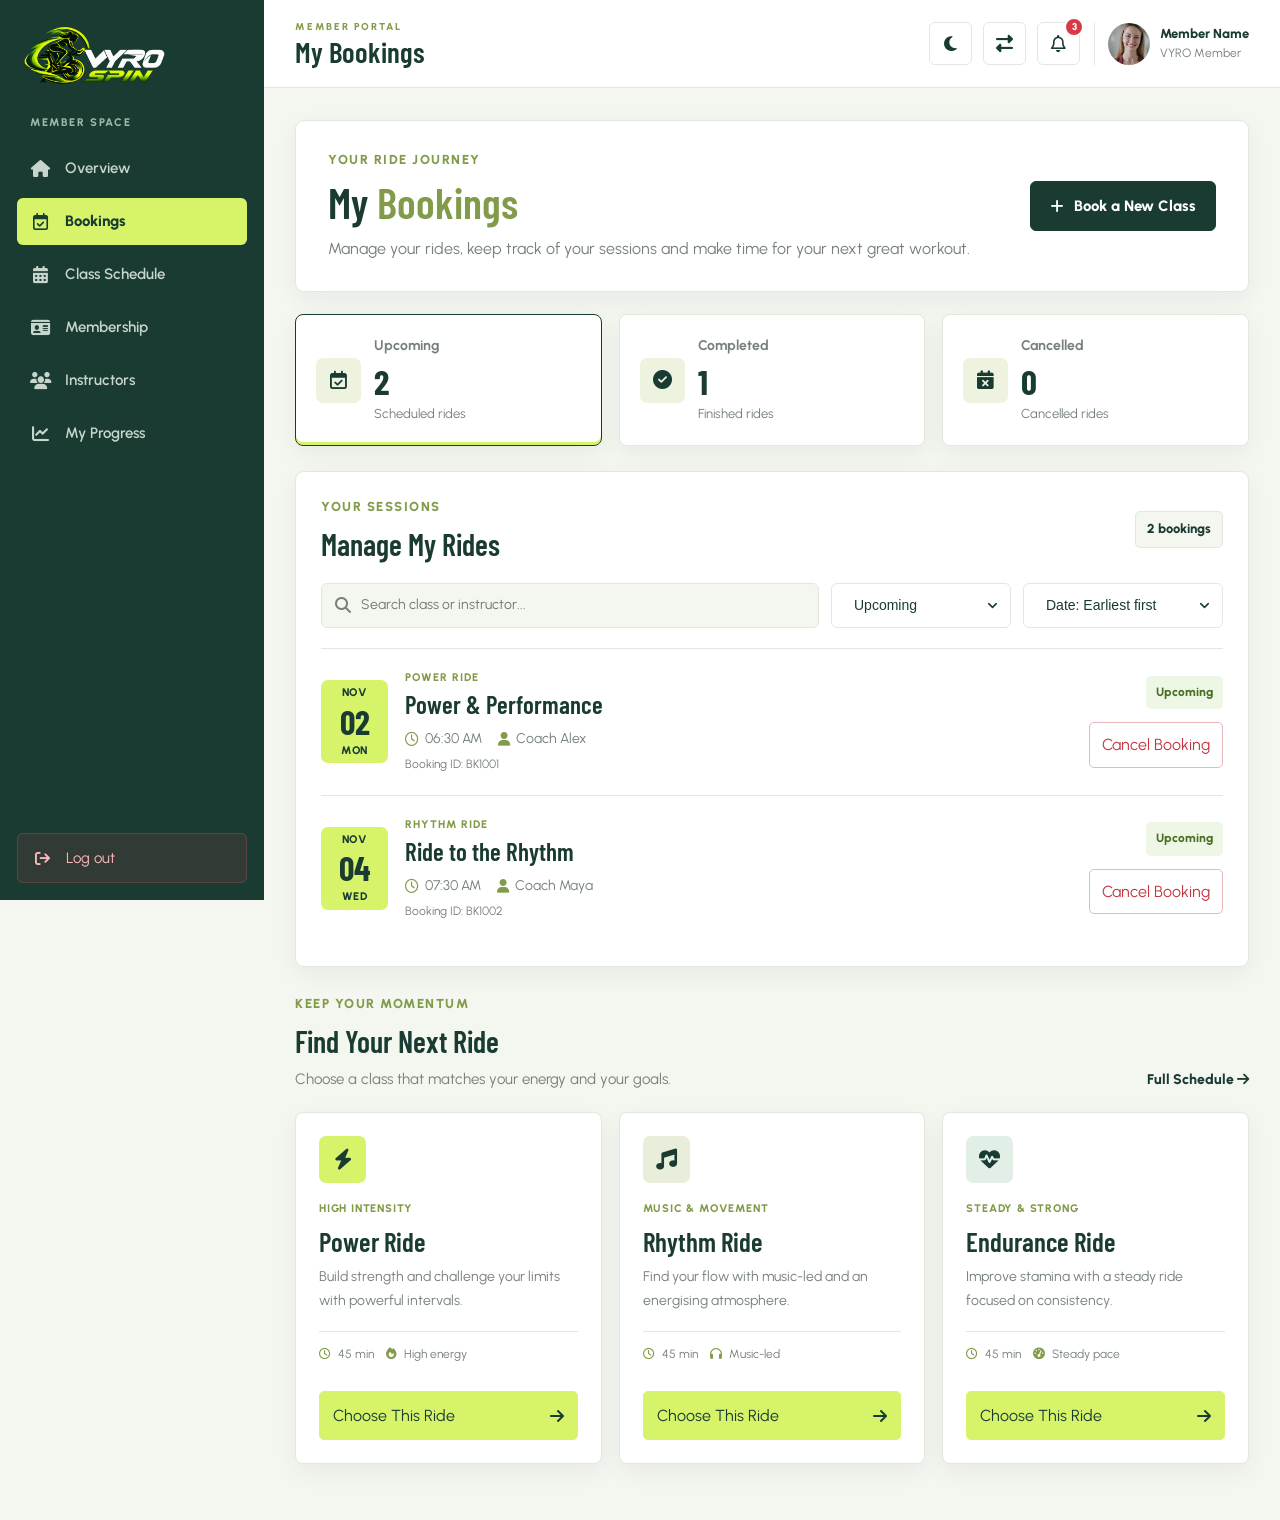
<file: my-bookings.html>
<!DOCTYPE html>
<html lang="en">

<head>
    <script src="js/theme.js"></script>
    <meta charset="UTF-8">
    <meta name="viewport" content="width=device-width, initial-scale=1.0">

    <title>VYRO SPIN</title>

    <meta name="description" content="Ride stronger with VYRO SPIN, your indoor cycling and performance studio.">

    <!-- Google Fonts -->
    <link rel="preconnect" href="https://fonts.googleapis.com">
    <link rel="preconnect" href="https://fonts.gstatic.com" crossorigin>

    <!-- Favicon -->
    <link rel="icon" type="image/png" href="images/favicon.png">
    <link rel="apple-touch-icon" href="images/favicon.png">

    <link
        href="https://fonts.googleapis.com/css2?family=Barlow+Condensed:wght@500;600;700;800&family=Urbanist:wght@400;500;600;700&display=swap"
        rel="stylesheet">

    <!-- Google Fonts and Font Awesome should be in <head>
    -->
    <link rel="stylesheet" href="https://cdnjs.cloudflare.com/ajax/libs/font-awesome/6.7.2/css/all.min.css">

    <!-- CSS -->
    <link rel="stylesheet" href="css/dashboard.css">

</head>

<body class="vyro-dashboard">

    <!-- Fixed sidebar -->
    <aside class="vyro-dash-sidebar" id="vyroDashSidebar">
        <button type="button" class="vyro-dash-sidebar-close" id="vyroDashSidebarClose" aria-label="Close sidebar"
            title="Close sidebar">
            <i class="fa-solid fa-xmark" aria-hidden="true"></i>
        </button>

        <a href="index.html" class="vyro-dash-brand">
            <img src="images/logo-white.png" alt="VYRO SPIN"
                onerror="this.style.display='none'; this.nextElementSibling.style.display='flex';">
        </a>

        <div class="vyro-dash-side-label">MEMBER SPACE</div>

        <nav class="vyro-dash-nav" aria-label="Dashboard navigation">
            <a href="dashboard.html" class="vyro-dash-nav-link">
                <i class="fa-solid fa-house"></i>
                <span>Overview</span>
            </a>
            <a href="my-bookings.html" class="vyro-dash-nav-link active">
                <i class="fa-regular fa-calendar-check"></i>
                <span>Bookings</span>
            </a>
            <a href="dashboard-schedule.html" class="vyro-dash-nav-link">
                <i class="fa-solid fa-calendar-days"></i>
                <span>Class Schedule</span>
            </a>
            <a href="dashboard-membership.html" class="vyro-dash-nav-link">
                <i class="fa-solid fa-id-card"></i>
                <span>Membership</span>
            </a>
            <a href="dashboard-instructors.html" class="vyro-dash-nav-link">
                <i class="fa-solid fa-users"></i>
                <span>Instructors</span>
            </a>
            <a href="my-progress.html" class="vyro-dash-nav-link">
                <i class="fa-solid fa-chart-line"></i>
                <span>My Progress</span>
            </a>

        </nav>

        <div class="vyro-dash-sidebar-bottom">

            <button type="button" class="vyro-dash-logout" id="vyroDashLogout">
                <i class="fa-solid fa-arrow-right-from-bracket"></i>
                <span>Log out</span>
            </button>
        </div>
    </aside>

    <!-- Mobile/tablet overlay -->
    <div class="vyro-dash-overlay" id="vyroDashOverlay"></div>

    <!-- Fixed header -->
    <header class="vyro-dash-header" id="vyroDashHeader">
        <div class="vyro-dash-header-left">
            <button type="button" class="vyro-dash-menu-toggle" id="vyroDashMenuToggle" aria-label="Toggle sidebar"
                aria-expanded="true" aria-controls="vyroDashSidebar">
                <i class="fa-solid fa-bars"></i>
            </button>

            <div class="vyro-dash-page-heading">
                <span>MEMBER PORTAL</span>
                <h1>My Bookings</h1>
            </div>
        </div>

        <div class="vyro-dash-header-right">
            <button type="button" class="vyro-dash-header-btn" id="vyroDashDarkToggle" aria-label="Toggle dark mode"
                aria-pressed="false" title="Dark mode">
                <i class="fa-solid fa-moon"></i>
            </button>

            <button type="button" class="vyro-dash-header-btn" id="vyroDashRtlToggle" aria-label="Toggle RTL mode"
                aria-pressed="false" title="RTL mode">
                <i class="fa-solid fa-right-left"></i>
            </button>

            <div class="vyro-dash-notification-wrap">
                <button type="button" class="vyro-dash-header-btn vyro-dash-notification-btn"
                    id="vyroDashNotificationToggle" aria-label="Notifications, 3 unread" aria-expanded="false">
                    <i class="fa-regular fa-bell"></i>
                    <span class="vyro-dash-notification-badge">3</span>
                </button>

                <div class="vyro-dash-notification-panel" id="vyroDashNotificationPanel" hidden>
                    <div class="vyro-dash-popover-heading">
                        <strong>Notifications</strong>
                        <span>3 new</span>
                    </div>

                    <div class="vyro-dash-notification-item">
                        <span class="vyro-dash-notification-icon">
                            <i class="fa-solid fa-bicycle"></i>
                        </span>
                        <div>
                            <strong>Your next ride awaits</strong>
                            <p>Explore upcoming cycling sessions.</p>
                        </div>
                    </div>

                    <div class="vyro-dash-notification-item">
                        <span class="vyro-dash-notification-icon">
                            <i class="fa-regular fa-calendar-check"></i>
                        </span>
                        <div>
                            <strong>Plan your next class</strong>
                            <p>Check the latest class schedule.</p>
                        </div>
                    </div>

                    <div class="vyro-dash-notification-item">
                        <span class="vyro-dash-notification-icon">
                            <i class="fa-solid fa-heart-pulse"></i>
                        </span>
                        <div>
                            <strong>Keep your momentum</strong>
                            <p>Make time for your next workout.</p>
                        </div>
                    </div>
                </div>
            </div>

            <a href="#" class="vyro-dash-member-profile">
                <img src="images/member-avatar.jpg" alt="Member profile"
                    onerror="this.style.display='none'; this.nextElementSibling.style.display='flex';">
                <span class="vyro-dash-avatar-fallback">B</span>
                <span class="vyro-dash-member-info">
                    <strong>Member Name</strong>
                    <small>VYRO Member</small>
                </span>
            </a>
        </div>
    </header>

    <!-- Main dashboard area -->

    <main class="vyro-bookings-main">

        <!-- SECTION 1: BOOKING OVERVIEW -->
        <section class="vyro-bookings-welcome">
            <div>
                <span class="vyro-bookings-eyebrow">YOUR RIDE JOURNEY</span>
                <h2>My <span>Bookings</span></h2>
                <p>Manage your rides, keep track of your sessions and make time for your next great workout.</p>
            </div>
            <a href="dashboard-schedule.html" class="vyro-bookings-primary-btn">
                <i class="fa-solid fa-plus"></i> Book a New Class
            </a>
        </section>

        <section class="vyro-bookings-stats" aria-label="Booking summary">
            <button type="button" class="vyro-bookings-stat active" data-filter="upcoming">
                <span class="vyro-bookings-stat-icon"><i class="fa-regular fa-calendar-check"></i></span>
                <span class="vyro-bookings-stat-label">Upcoming</span>
                <strong id="vyroBookingsUpcomingCount">2</strong>
                <small>Scheduled rides</small>
            </button>

            <button type="button" class="vyro-bookings-stat" data-filter="completed">
                <span class="vyro-bookings-stat-icon"><i class="fa-solid fa-circle-check"></i></span>
                <span class="vyro-bookings-stat-label">Completed</span>
                <strong id="vyroBookingsCompletedCount">1</strong>
                <small>Finished rides</small>
            </button>

            <button type="button" class="vyro-bookings-stat" data-filter="cancelled">
                <span class="vyro-bookings-stat-icon"><i class="fa-solid fa-calendar-xmark"></i></span>
                <span class="vyro-bookings-stat-label">Cancelled</span>
                <strong id="vyroBookingsCancelledCount">0</strong>
                <small>Cancelled rides</small>
            </button>
        </section>


        <!-- SECTION 2: MANAGE BOOKINGS -->
        <section class="vyro-bookings-panel">
            <div class="vyro-bookings-section-heading">
                <div>
                    <span class="vyro-bookings-eyebrow">YOUR SESSIONS</span>
                    <h3>Manage My Rides</h3>
                </div>
                <span class="vyro-bookings-total" id="vyroBookingsResultCount">2 bookings</span>
            </div>

            <div class="vyro-bookings-controls">
                <label class="vyro-bookings-search">
                    <i class="fa-solid fa-magnifying-glass"></i>
                    <input type="search" id="vyroBookingsSearch" placeholder="Search class or instructor..."
                        aria-label="Search bookings">
                </label>

                <select id="vyroBookingsFilter" aria-label="Filter bookings by status">
                    <option value="all">All Bookings</option>
                    <option value="upcoming" selected>Upcoming</option>
                    <option value="completed">Completed</option>
                    <option value="cancelled">Cancelled</option>
                </select>

                <select id="vyroBookingsSort" aria-label="Sort bookings">
                    <option value="date-asc">Date: Earliest first</option>
                    <option value="date-desc">Date: Latest first</option>
                    <option value="name-asc">Class: A–Z</option>
                </select>
            </div>

            <div class="vyro-bookings-list" id="vyroBookingsList" aria-live="polite">

                <article class="vyro-booking-card" data-id="BK1001" data-status="upcoming" data-date="2026-11-02"
                    data-class="Power & Performance" data-instructor="Coach Alex" data-time="06:30 AM"
                    data-type="Power Ride">

                    <div class="vyro-booking-date">
                        <span>NOV</span>
                        <strong>02</strong>
                        <small>MON</small>
                    </div>

                    <div class="vyro-booking-details">
                        <span class="vyro-booking-type">POWER RIDE</span>
                        <h4>Power & Performance</h4>
                        <p><i class="fa-regular fa-clock"></i> 06:30 AM</p>
                        <p><i class="fa-solid fa-user"></i> Coach Alex</p>
                        <small class="vyro-booking-id">Booking ID: BK1001</small>
                    </div>

                    <div class="vyro-booking-card-actions">
                        <span class="vyro-booking-status upcoming">Upcoming</span>
                        <button type="button" class="vyro-booking-cancel" data-cancel="BK1001">Cancel Booking</button>
                    </div>
                </article>

                <article class="vyro-booking-card" data-id="BK1002" data-status="upcoming" data-date="2026-11-04"
                    data-class="Rhythm Ride" data-instructor="Coach Maya" data-time="07:30 AM" data-type="Rhythm Ride">

                    <div class="vyro-booking-date">
                        <span>NOV</span>
                        <strong>04</strong>
                        <small>WED</small>
                    </div>

                    <div class="vyro-booking-details">
                        <span class="vyro-booking-type">RHYTHM RIDE</span>
                        <h4>Ride to the Rhythm</h4>
                        <p><i class="fa-regular fa-clock"></i> 07:30 AM</p>
                        <p><i class="fa-solid fa-user"></i> Coach Maya</p>
                        <small class="vyro-booking-id">Booking ID: BK1002</small>
                    </div>

                    <div class="vyro-booking-card-actions">
                        <span class="vyro-booking-status upcoming">Upcoming</span>
                        <button type="button" class="vyro-booking-cancel" data-cancel="BK1002">Cancel Booking</button>
                    </div>
                </article>

                <article class="vyro-booking-card" data-id="BK1003" data-status="completed" data-date="2026-10-20"
                    data-class="Endurance Ride" data-instructor="Coach Jordan" data-time="06:00 AM"
                    data-type="Endurance Ride">

                    <div class="vyro-booking-date">
                        <span>OCT</span>
                        <strong>20</strong>
                        <small>TUE</small>
                    </div>

                    <div class="vyro-booking-details">
                        <span class="vyro-booking-type">ENDURANCE RIDE</span>
                        <h4>Build Your Stamina</h4>
                        <p><i class="fa-regular fa-clock"></i> 06:00 AM</p>
                        <p><i class="fa-solid fa-user"></i> Coach Jordan</p>
                        <small class="vyro-booking-id">Booking ID: BK1003</small>
                    </div>

                    <div class="vyro-booking-card-actions">
                        <span class="vyro-booking-status completed">Completed</span>
                        <span class="vyro-booking-complete-note">
                            <i class="fa-solid fa-check"></i> Ride completed
                        </span>
                    </div>
                </article>

            </div>

            <div class="vyro-bookings-empty" id="vyroBookingsEmpty" hidden>
                <i class="fa-regular fa-calendar-xmark"></i>
                <h4>No bookings found</h4>
                <p>Try another filter or book your next ride.</p>
                <a href="dashboard-schedule.html" class="vyro-bookings-primary-btn">
                    Explore Classes
                </a>
            </div>
        </section>


        <!-- SECTION 3: DISCOVER YOUR NEXT RIDE -->
        <section class="vyro-bookings-discover">
            <div class="vyro-bookings-discover-heading">
                <div>
                    <span class="vyro-bookings-eyebrow">KEEP YOUR MOMENTUM</span>
                    <h3>Find Your Next Ride</h3>
                    <p>Choose a class that matches your energy and your goals.</p>
                </div>
                <a href="dashboard-schedule.html" class="vyro-bookings-text-link">
                    Full Schedule <i class="fa-solid fa-arrow-right"></i>
                </a>
            </div>

            <div class="vyro-bookings-class-grid">

                <article class="vyro-bookings-class-card">
                    <div class="vyro-bookings-class-icon power">
                        <i class="fa-solid fa-bolt"></i>
                    </div>
                    <span class="vyro-bookings-class-tag">HIGH INTENSITY</span>
                    <h4>Power Ride</h4>
                    <p>Build strength and challenge your limits with powerful intervals.</p>
                    <div class="vyro-bookings-class-meta">
                        <span><i class="fa-regular fa-clock"></i> 45 min</span>
                        <span><i class="fa-solid fa-fire"></i> High energy</span>
                    </div>
                    <button type="button" class="vyro-bookings-class-btn" data-class-choice="Power Ride">Choose This
                        Ride <i class="fa-solid fa-arrow-right"></i></button>
                </article>

                <article class="vyro-bookings-class-card">
                    <div class="vyro-bookings-class-icon rhythm">
                        <i class="fa-solid fa-music"></i>
                    </div>
                    <span class="vyro-bookings-class-tag">MUSIC & MOVEMENT</span>
                    <h4>Rhythm Ride</h4>
                    <p>Find your flow with music-led and an energising atmosphere.</p>
                    <div class="vyro-bookings-class-meta">
                        <span><i class="fa-regular fa-clock"></i> 45 min</span>
                        <span><i class="fa-solid fa-headphones"></i> Music-led</span>
                    </div>
                    <button type="button" class="vyro-bookings-class-btn" data-class-choice="Rhythm Ride">Choose This
                        Ride <i class="fa-solid fa-arrow-right"></i></button>
                </article>

                <article class="vyro-bookings-class-card">
                    <div class="vyro-bookings-class-icon endurance">
                        <i class="fa-solid fa-heart-pulse"></i>
                    </div>
                    <span class="vyro-bookings-class-tag">STEADY & STRONG</span>
                    <h4>Endurance Ride</h4>
                    <p>Improve stamina with a steady ride focused on consistency.</p>
                    <div class="vyro-bookings-class-meta">
                        <span><i class="fa-regular fa-clock"></i> 45 min</span>
                        <span><i class="fa-solid fa-gauge-high"></i> Steady pace</span>
                    </div>
                    <button type="button" class="vyro-bookings-class-btn" data-class-choice="Endurance Ride">Choose This
                        Ride <i class="fa-solid fa-arrow-right"></i></button>
                </article>

            </div>
        </section>

    </main>


    <!-- CANCEL BOOKING CONFIRMATION -->
    <div class="vyro-bookings-modal" id="vyroBookingsCancelModal" role="dialog" aria-modal="true"
        aria-labelledby="vyroBookingsCancelTitle" hidden>
        <div class="vyro-bookings-modal-card">
            <span class="vyro-bookings-modal-icon">
                <i class="fa-solid fa-calendar-xmark"></i>
            </span>
            <h3 id="vyroBookingsCancelTitle">Cancel this booking?</h3>
            <p id="vyroBookingsCancelMessage">
                Are you sure you want to cancel this ride?
            </p>
            <div class="vyro-bookings-modal-actions">
                <button type="button" id="vyroBookingsKeepBtn">Keep Booking</button>
                <button type="button" id="vyroBookingsConfirmCancel">Yes, Cancel</button>
            </div>
        </div>
    </div>


    <!-- CLASS CHOICE MODAL -->
    <div class="vyro-bookings-modal" id="vyroBookingsClassModal" role="dialog" aria-modal="true"
        aria-labelledby="vyroBookingsClassTitle" hidden>
        <div class="vyro-bookings-modal-card">
            <span class="vyro-bookings-modal-icon class">
                <i class="fa-solid fa-bicycle"></i>
            </span>
            <h3 id="vyroBookingsClassTitle">Ready for your next ride?</h3>
            <p id="vyroBookingsClassMessage">Choose a class to continue.</p>
            <div class="vyro-bookings-modal-actions">
                <button type="button" id="vyroBookingsClassClose">Not Now</button>
                <a href="dashboard-schedule.html" id="vyroBookingsContinue" class="vyro-bookings-modal-continue">
                    Choose Date & Time
                </a>
            </div>
        </div>
    </div>


    <!-- Logout confirmation modal -->
    <div class="vyro-dash-modal" id="vyroDashLogoutModal" role="dialog" aria-modal="true"
        aria-labelledby="vyroDashLogoutTitle" hidden>
        <div class="vyro-dash-modal-card">
            <div class="vyro-dash-modal-icon">
                <i class="fa-solid fa-arrow-right-from-bracket"></i>
            </div>
            <h2 id="vyroDashLogoutTitle">Log out of your account?</h2>
            <p>Are you sure you want to log out of your VYRO SPIN member account?</p>
            <div class="vyro-dash-modal-actions">
                <button type="button" class="vyro-dash-cancel-btn" id="vyroDashLogoutNo">
                    No, stay
                </button>
                <button type="button" class="vyro-dash-confirm-logout" id="vyroDashLogoutYes">
                    Yes, log out
                </button>
            </div>
        </div>
    </div>

    <script src="js/dashboard.js"></script>

</body>

</html>
</file>
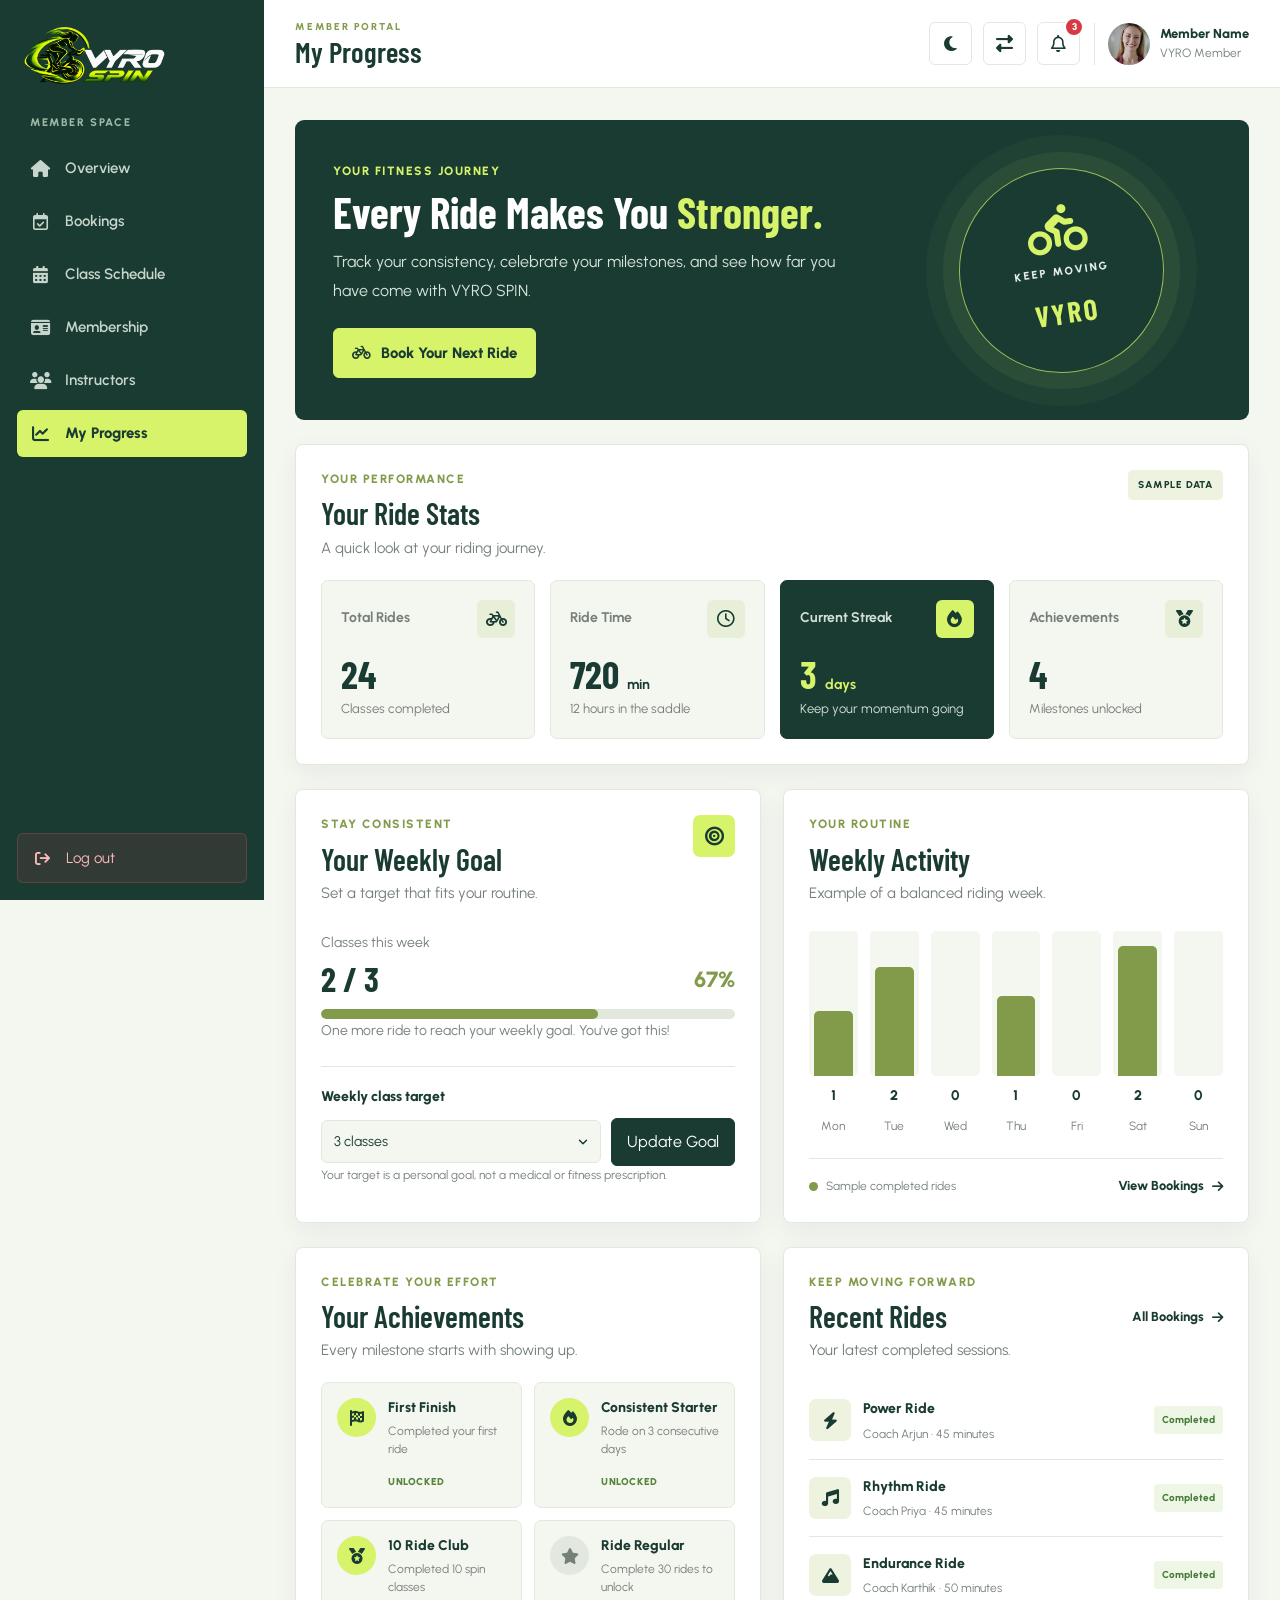
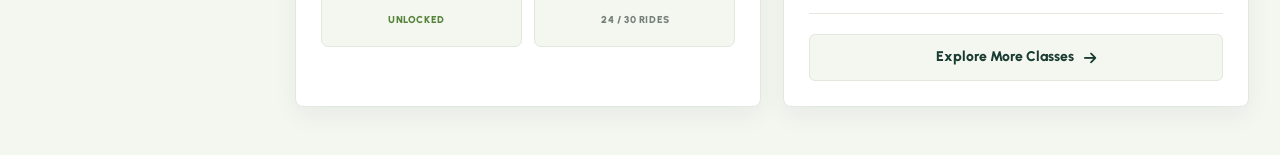
<file: my-progress.html>
<!DOCTYPE html>
<html lang="en">

<head>
    <script src="js/theme.js"></script>
    <meta charset="UTF-8">
    <meta name="viewport" content="width=device-width, initial-scale=1.0">

    <title>VYRO SPIN</title>

    <meta name="description" content="Ride stronger with VYRO SPIN, your indoor cycling and performance studio.">

    <!-- Google Fonts -->
    <link rel="preconnect" href="https://fonts.googleapis.com">
    <link rel="preconnect" href="https://fonts.gstatic.com" crossorigin>

    <!-- Favicon -->
    <link rel="icon" type="image/png" href="images/favicon.png">
    <link rel="apple-touch-icon" href="images/favicon.png">

    <link
        href="https://fonts.googleapis.com/css2?family=Barlow+Condensed:wght@500;600;700;800&family=Urbanist:wght@400;500;600;700&display=swap"
        rel="stylesheet">

    <!-- Google Fonts and Font Awesome should be in <head>
    -->
    <link rel="stylesheet" href="https://cdnjs.cloudflare.com/ajax/libs/font-awesome/6.7.2/css/all.min.css">

    <!-- CSS -->
    <link rel="stylesheet" href="css/dashboard.css">

</head>

<body class="vyro-dashboard">

    <!-- Fixed sidebar -->
    <aside class="vyro-dash-sidebar" id="vyroDashSidebar">
        <button type="button" class="vyro-dash-sidebar-close" id="vyroDashSidebarClose" aria-label="Close sidebar"
            title="Close sidebar">
            <i class="fa-solid fa-xmark" aria-hidden="true"></i>
        </button>

        <a href="index.html" class="vyro-dash-brand">
            <img src="images/logo-white.png" alt="VYRO SPIN"
                onerror="this.style.display='none'; this.nextElementSibling.style.display='flex';">
        </a>

        <div class="vyro-dash-side-label">MEMBER SPACE</div>

        <nav class="vyro-dash-nav" aria-label="Dashboard navigation">
            <a href="dashboard.html" class="vyro-dash-nav-link">
                <i class="fa-solid fa-house"></i>
                <span>Overview</span>
            </a>
            <a href="my-bookings.html" class="vyro-dash-nav-link">
                <i class="fa-regular fa-calendar-check"></i>
                <span>Bookings</span>
            </a>
            <a href="dashboard-schedule.html" class="vyro-dash-nav-link">
                <i class="fa-solid fa-calendar-days"></i>
                <span>Class Schedule</span>
            </a>
            <a href="dashboard-membership.html" class="vyro-dash-nav-link">
                <i class="fa-solid fa-id-card"></i>
                <span>Membership</span>
            </a>
            <a href="dashboard-instructors.html" class="vyro-dash-nav-link">
                <i class="fa-solid fa-users"></i>
                <span>Instructors</span>
            </a>
            <a href="my-progress.html" class="vyro-dash-nav-link active">
                <i class="fa-solid fa-chart-line"></i>
                <span>My Progress</span>
            </a>

        </nav>

        <div class="vyro-dash-sidebar-bottom">

            <button type="button" class="vyro-dash-logout" id="vyroDashLogout">
                <i class="fa-solid fa-arrow-right-from-bracket"></i>
                <span>Log out</span>
            </button>
        </div>
    </aside>

    <!-- Mobile/tablet overlay -->
    <div class="vyro-dash-overlay" id="vyroDashOverlay"></div>

    <!-- Fixed header -->
    <header class="vyro-dash-header" id="vyroDashHeader">
        <div class="vyro-dash-header-left">
            <button type="button" class="vyro-dash-menu-toggle" id="vyroDashMenuToggle" aria-label="Toggle sidebar"
                aria-expanded="true" aria-controls="vyroDashSidebar">
                <i class="fa-solid fa-bars"></i>
            </button>

            <div class="vyro-dash-page-heading">
                <span>MEMBER PORTAL</span>
                <h1>My Progress</h1>
            </div>
        </div>

        <div class="vyro-dash-header-right">
            <button type="button" class="vyro-dash-header-btn" id="vyroDashDarkToggle" aria-label="Toggle dark mode"
                aria-pressed="false" title="Dark mode">
                <i class="fa-solid fa-moon"></i>
            </button>

            <button type="button" class="vyro-dash-header-btn" id="vyroDashRtlToggle" aria-label="Toggle RTL mode"
                aria-pressed="false" title="RTL mode">
                <i class="fa-solid fa-right-left"></i>
            </button>

            <div class="vyro-dash-notification-wrap">
                <button type="button" class="vyro-dash-header-btn vyro-dash-notification-btn"
                    id="vyroDashNotificationToggle" aria-label="Notifications, 3 unread" aria-expanded="false">
                    <i class="fa-regular fa-bell"></i>
                    <span class="vyro-dash-notification-badge">3</span>
                </button>

                <div class="vyro-dash-notification-panel" id="vyroDashNotificationPanel" hidden>
                    <div class="vyro-dash-popover-heading">
                        <strong>Notifications</strong>
                        <span>3 new</span>
                    </div>

                    <div class="vyro-dash-notification-item">
                        <span class="vyro-dash-notification-icon">
                            <i class="fa-solid fa-bicycle"></i>
                        </span>
                        <div>
                            <strong>Your next ride awaits</strong>
                            <p>Explore upcoming cycling sessions.</p>
                        </div>
                    </div>

                    <div class="vyro-dash-notification-item">
                        <span class="vyro-dash-notification-icon">
                            <i class="fa-regular fa-calendar-check"></i>
                        </span>
                        <div>
                            <strong>Plan your next class</strong>
                            <p>Check the latest class schedule.</p>
                        </div>
                    </div>

                    <div class="vyro-dash-notification-item">
                        <span class="vyro-dash-notification-icon">
                            <i class="fa-solid fa-heart-pulse"></i>
                        </span>
                        <div>
                            <strong>Keep your momentum</strong>
                            <p>Make time for your next workout.</p>
                        </div>
                    </div>
                </div>
            </div>

            <a href="#" class="vyro-dash-member-profile">
                <img src="images/member-avatar.jpg" alt="Member profile"
                    onerror="this.style.display='none'; this.nextElementSibling.style.display='flex';">
                <span class="vyro-dash-avatar-fallback">B</span>
                <span class="vyro-dash-member-info">
                    <strong>Member Name</strong>
                    <small>VYRO Member</small>
                </span>
            </a>
        </div>
    </header>

    <!-- Main dashboard area -->
    <main class="vyro-dash-main vyro-progress-main">

        <!-- SECTION 1: RIDE STATS -->
        <section class="vyro-progress-hero">
            <div class="vyro-progress-hero-content">
                <span class="vyro-progress-eyebrow">YOUR FITNESS JOURNEY</span>
                <h2>Every Ride Makes You <span>Stronger.</span></h2>
                <p>
                    Track your consistency, celebrate your milestones,
                    and see how far you have come with VYRO SPIN.
                </p>

                <a href="dashboard-schedule.html" class="vyro-progress-primary-btn">
                    <i class="fa-solid fa-bicycle"></i>
                    Book Your Next Ride
                </a>
            </div>

            <div class="vyro-progress-hero-art" aria-hidden="true">
                <div class="vyro-progress-hero-ring">
                    <i class="fa-solid fa-person-biking"></i>
                    <span>KEEP MOVING</span>
                    <strong>VYRO</strong>
                </div>
            </div>
        </section>

        <section class="vyro-progress-stats-section">
            <div class="vyro-progress-section-heading">
                <div>
                    <span class="vyro-progress-eyebrow">YOUR PERFORMANCE</span>
                    <h3>Your Ride Stats</h3>
                    <p>A quick look at your riding journey.</p>
                </div>
                <span class="vyro-progress-demo-label">SAMPLE DATA</span>
            </div>

            <div class="vyro-progress-stats-grid">

                <article class="vyro-progress-stat-card">
                    <div class="vyro-progress-stat-top">
                        <span>Total Rides</span>
                        <span class="vyro-progress-stat-icon">
                            <i class="fa-solid fa-bicycle"></i>
                        </span>
                    </div>
                    <strong>24</strong>
                    <p>Classes completed</p>
                </article>

                <article class="vyro-progress-stat-card">
                    <div class="vyro-progress-stat-top">
                        <span>Ride Time</span>
                        <span class="vyro-progress-stat-icon">
                            <i class="fa-regular fa-clock"></i>
                        </span>
                    </div>
                    <strong>720 <small>min</small></strong>
                    <p>12 hours in the saddle</p>
                </article>

                <article class="vyro-progress-stat-card vyro-progress-stat-featured">
                    <div class="vyro-progress-stat-top">
                        <span>Current Streak</span>
                        <span class="vyro-progress-stat-icon">
                            <i class="fa-solid fa-fire"></i>
                        </span>
                    </div>
                    <strong>3 <small>days</small></strong>
                    <p>Keep your momentum going</p>
                </article>

                <article class="vyro-progress-stat-card">
                    <div class="vyro-progress-stat-top">
                        <span>Achievements</span>
                        <span class="vyro-progress-stat-icon">
                            <i class="fa-solid fa-medal"></i>
                        </span>
                    </div>
                    <strong>4</strong>
                    <p>Milestones unlocked</p>
                </article>

            </div>
        </section>


        <!-- SECTION 2: GOALS AND ACTIVITY -->
        <section class="vyro-progress-goals-section">

            <div class="vyro-progress-goals-panel">
                <div class="vyro-progress-section-heading">
                    <div>
                        <span class="vyro-progress-eyebrow">STAY CONSISTENT</span>
                        <h3>Your Weekly Goal</h3>
                        <p>Set a target that fits your routine.</p>
                    </div>
                    <span class="vyro-progress-goal-icon">
                        <i class="fa-solid fa-bullseye"></i>
                    </span>
                </div>

                <div class="vyro-progress-goal-summary">
                    <div>
                        <span>Classes this week</span>
                        <strong><span id="vyroProgressCompleted">2</span> / <span
                                id="vyroProgressTarget">3</span></strong>
                    </div>
                    <span class="vyro-progress-goal-percent" id="vyroProgressPercent">67%</span>
                </div>

                <div class="vyro-progress-goal-track" id="vyroProgressGoalTrack" role="progressbar"
                    aria-label="Weekly class goal progress" aria-valuemin="0" aria-valuemax="3" aria-valuenow="2">
                    <span id="vyroProgressGoalBar"></span>
                </div>

                <p class="vyro-progress-goal-message" id="vyroProgressGoalMessage">
                    One more ride to reach your weekly goal. You've got this!
                </p>

                <div class="vyro-progress-goal-controls">
                    <label for="vyroProgressGoalSelect">Weekly class target</label>
                    <select id="vyroProgressGoalSelect">
                        <option value="2">2 classes</option>
                        <option value="3" selected>3 classes</option>
                        <option value="4">4 classes</option>
                        <option value="5">5 classes</option>
                        <option value="6">6 classes</option>
                    </select>
                    <button type="button" class="vyro-progress-update-btn" id="vyroProgressUpdateGoal">
                        Update Goal
                    </button>
                </div>
                <p class="vyro-progress-goal-note">
                    Your target is a personal goal, not a medical or fitness prescription.
                </p>
            </div>

            <div class="vyro-progress-activity-panel">
                <div class="vyro-progress-section-heading">
                    <div>
                        <span class="vyro-progress-eyebrow">YOUR ROUTINE</span>
                        <h3>Weekly Activity</h3>
                        <p>Example of a balanced riding week.</p>
                    </div>
                </div>

                <div class="vyro-progress-week-bars" aria-label="Sample weekly activity chart">
                    <div class="vyro-progress-day">
                        <div class="vyro-progress-bar-wrap"><span style="height: 45%"></span></div>
                        <strong>1</strong>
                        <small>Mon</small>
                    </div>
                    <div class="vyro-progress-day">
                        <div class="vyro-progress-bar-wrap"><span style="height: 75%"></span></div>
                        <strong>2</strong>
                        <small>Tue</small>
                    </div>
                    <div class="vyro-progress-day">
                        <div class="vyro-progress-bar-wrap"><span style="height: 0%"></span></div>
                        <strong>0</strong>
                        <small>Wed</small>
                    </div>
                    <div class="vyro-progress-day">
                        <div class="vyro-progress-bar-wrap"><span style="height: 55%"></span></div>
                        <strong>1</strong>
                        <small>Thu</small>
                    </div>
                    <div class="vyro-progress-day">
                        <div class="vyro-progress-bar-wrap"><span style="height: 0%"></span></div>
                        <strong>0</strong>
                        <small>Fri</small>
                    </div>
                    <div class="vyro-progress-day">
                        <div class="vyro-progress-bar-wrap"><span style="height: 90%"></span></div>
                        <strong>2</strong>
                        <small>Sat</small>
                    </div>
                    <div class="vyro-progress-day">
                        <div class="vyro-progress-bar-wrap"><span style="height: 0%"></span></div>
                        <strong>0</strong>
                        <small>Sun</small>
                    </div>
                </div>

                <div class="vyro-progress-activity-legend">
                    <span><i></i> Sample completed rides</span>
                    <a href="my-bookings.html">View Bookings <i class="fa-solid fa-arrow-right"></i></a>
                </div>
            </div>

        </section>


        <!-- SECTION 3: ACHIEVEMENTS AND RIDE HISTORY -->
        <section class="vyro-progress-history-section">

            <div class="vyro-progress-achievements-panel">
                <div class="vyro-progress-section-heading">
                    <div>
                        <span class="vyro-progress-eyebrow">CELEBRATE YOUR EFFORT</span>
                        <h3>Your Achievements</h3>
                        <p>Every milestone starts with showing up.</p>
                    </div>
                </div>

                <div class="vyro-progress-achievements-grid">

                    <article class="vyro-progress-achievement">
                        <span class="vyro-progress-achievement-icon">
                            <i class="fa-solid fa-flag-checkered"></i>
                        </span>
                        <div>
                            <strong>First Finish</strong>
                            <p>Completed your first ride</p>
                            <span class="vyro-progress-earned">UNLOCKED</span>
                        </div>
                    </article>

                    <article class="vyro-progress-achievement">
                        <span class="vyro-progress-achievement-icon">
                            <i class="fa-solid fa-fire"></i>
                        </span>
                        <div>
                            <strong>Consistent Starter</strong>
                            <p>Rode on 3 consecutive days</p>
                            <span class="vyro-progress-earned">UNLOCKED</span>
                        </div>
                    </article>

                    <article class="vyro-progress-achievement">
                        <span class="vyro-progress-achievement-icon">
                            <i class="fa-solid fa-medal"></i>
                        </span>
                        <div>
                            <strong>10 Ride Club</strong>
                            <p>Completed 10 spin classes</p>
                            <span class="vyro-progress-earned">UNLOCKED</span>
                        </div>
                    </article>

                    <article class="vyro-progress-achievement vyro-progress-achievement-locked">
                        <span class="vyro-progress-achievement-icon">
                            <i class="fa-solid fa-star"></i>
                        </span>
                        <div>
                            <strong>Ride Regular</strong>
                            <p>Complete 30 rides to unlock</p>
                            <span class="vyro-progress-locked">24 / 30 RIDES</span>
                        </div>
                    </article>

                </div>
            </div>


            <div class="vyro-progress-history-panel">
                <div class="vyro-progress-section-heading">
                    <div>
                        <span class="vyro-progress-eyebrow">KEEP MOVING FORWARD</span>
                        <h3>Recent Rides</h3>
                        <p>Your latest completed sessions.</p>
                    </div>
                    <a href="my-bookings.html" class="vyro-progress-view-all">
                        All Bookings <i class="fa-solid fa-arrow-right"></i>
                    </a>
                </div>

                <div class="vyro-progress-ride-row">
                    <span class="vyro-progress-ride-icon"><i class="fa-solid fa-bolt"></i></span>
                    <div class="vyro-progress-ride-details">
                        <strong>Power Ride</strong>
                        <span>Coach Arjun · 45 minutes</span>
                    </div>
                    <span class="vyro-progress-ride-status">Completed</span>
                </div>

                <div class="vyro-progress-ride-row">
                    <span class="vyro-progress-ride-icon"><i class="fa-solid fa-music"></i></span>
                    <div class="vyro-progress-ride-details">
                        <strong>Rhythm Ride</strong>
                        <span>Coach Priya · 45 minutes</span>
                    </div>
                    <span class="vyro-progress-ride-status">Completed</span>
                </div>

                <div class="vyro-progress-ride-row">
                    <span class="vyro-progress-ride-icon"><i class="fa-solid fa-mountain"></i></span>
                    <div class="vyro-progress-ride-details">
                        <strong>Endurance Ride</strong>
                        <span>Coach Karthik · 50 minutes</span>
                    </div>
                    <span class="vyro-progress-ride-status">Completed</span>
                </div>

                <a href="dashboard-schedule.html" class="vyro-progress-secondary-btn">
                    Explore More Classes <i class="fa-solid fa-arrow-right"></i>
                </a>
            </div>

        </section>

    </main>

    <!-- Logout confirmation modal -->
    <div class="vyro-dash-modal" id="vyroDashLogoutModal" role="dialog" aria-modal="true"
        aria-labelledby="vyroDashLogoutTitle" hidden>
        <div class="vyro-dash-modal-card">
            <div class="vyro-dash-modal-icon">
                <i class="fa-solid fa-arrow-right-from-bracket"></i>
            </div>
            <h2 id="vyroDashLogoutTitle">Log out of your account?</h2>
            <p>Are you sure you want to log out of your VYRO SPIN member account?</p>
            <div class="vyro-dash-modal-actions">
                <button type="button" class="vyro-dash-cancel-btn" id="vyroDashLogoutNo">
                    No, stay
                </button>
                <button type="button" class="vyro-dash-confirm-logout" id="vyroDashLogoutYes">
                    Yes, log out
                </button>
            </div>
        </div>
    </div>

    <script src="js/dashboard.js"></script>

</body>

</html>
</file>
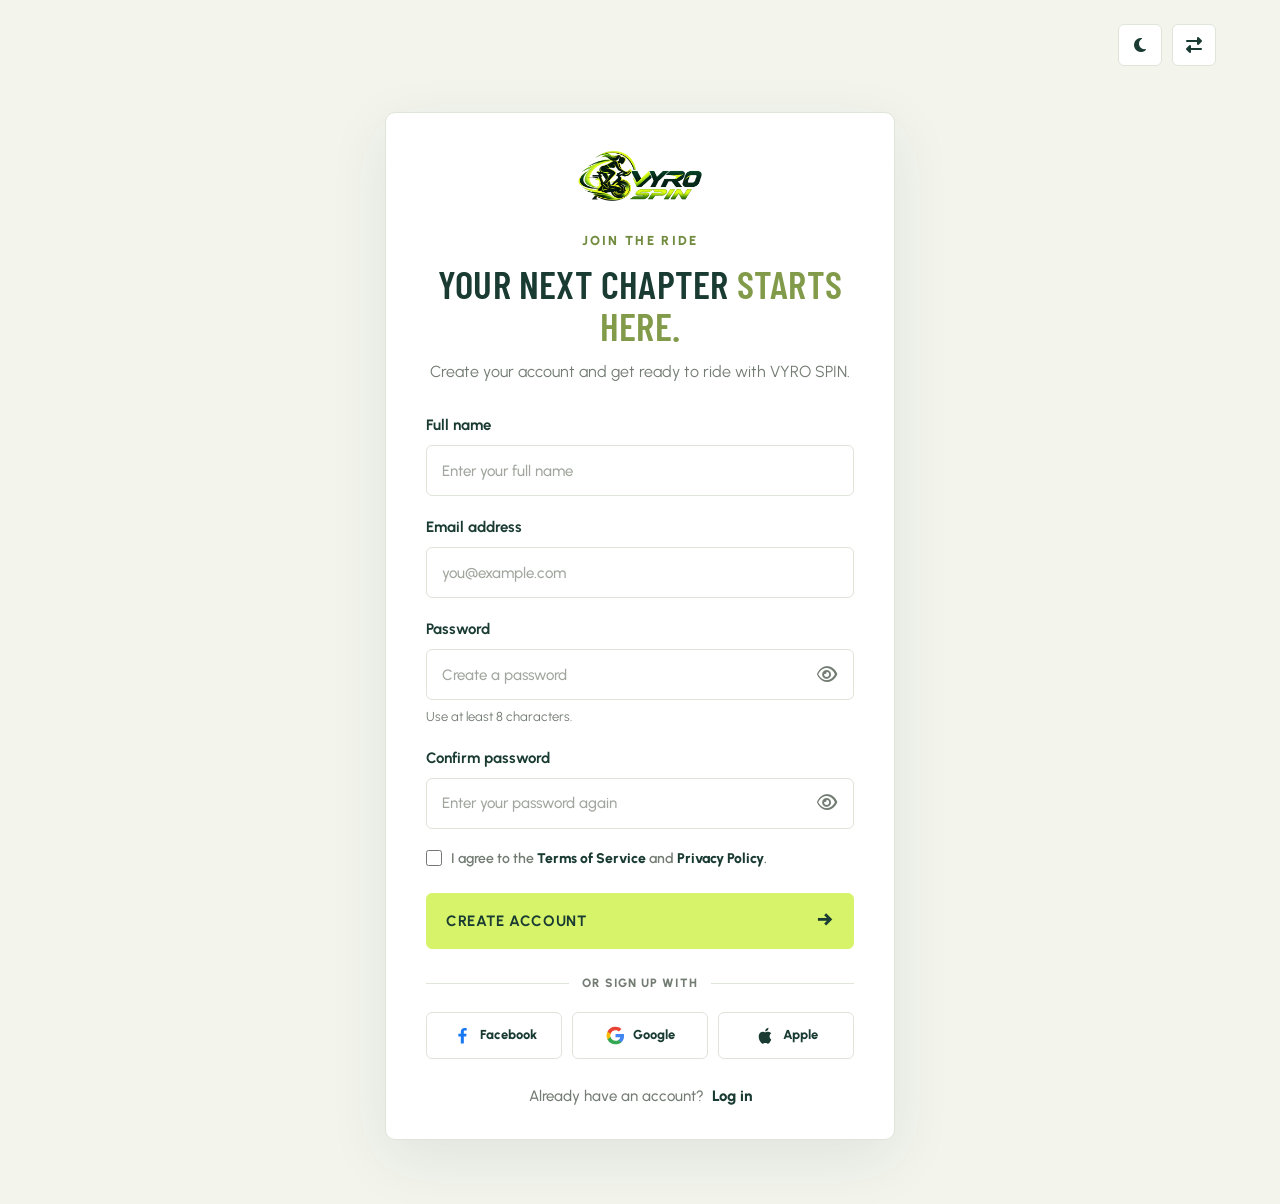
<file: register.html>
<!DOCTYPE html>
<html lang="en">

<head>
    <script src="js/theme.js"></script>
    <meta charset="UTF-8">
    <meta name="viewport" content="width=device-width, initial-scale=1.0">

    <title>VYRO SPIN</title>

    <meta name="description" content="Ride stronger with VYRO SPIN, your indoor cycling and performance studio.">

    <!-- Google Fonts -->
    <link rel="preconnect" href="https://fonts.googleapis.com">
    <link rel="preconnect" href="https://fonts.gstatic.com" crossorigin>

    <!-- Favicon -->
    <link rel="icon" type="image/png" href="images/favicon.png">
    <link rel="apple-touch-icon" href="images/favicon.png">

    <link
        href="https://fonts.googleapis.com/css2?family=Barlow+Condensed:wght@500;600;700;800&family=Urbanist:wght@400;500;600;700&display=swap"
        rel="stylesheet">

    <!-- Google Fonts and Font Awesome should be in <head>
    -->
    <link rel="stylesheet" href="https://cdnjs.cloudflare.com/ajax/libs/font-awesome/6.7.2/css/all.min.css">

    <!-- CSS -->
    <link rel="stylesheet" href="css/auth.css">

</head>

<body class="vyro-auth-page">

    <header class="vyro-auth-toolbar">
        <div class="vyro-auth-preferences">
            <button type="button" class="vyro-auth-mode-btn" id="vyroDarkToggle" aria-pressed="false">
                <i class="fa-solid fa-moon" id="vyroDarkIcon" aria-hidden="true"></i>
            </button>

            <button type="button" class="vyro-auth-mode-btn" id="vyroRtlToggle" aria-pressed="false">
                <i class="fa-solid fa-right-left" aria-hidden="true"></i>
        </div>
    </header>

    <main class="vyro-auth-main">
        <section class="vyro-auth-card vyro-auth-card-register" aria-labelledby="vyroRegisterTitle">

            <a href="index.html" class="vyro-auth-logo">
                <img src="images/logo.png" alt="VYRO SPIN"
                    onerror="this.style.display='none'; this.nextElementSibling.style.display='block';">
            </a>

            <div class="vyro-auth-heading">
                <span class="vyro-auth-eyebrow">JOIN THE RIDE</span>
                <h1 id="vyroRegisterTitle">YOUR NEXT CHAPTER <span>STARTS HERE.</span></h1>
                <p>Create your account and get ready to ride with VYRO SPIN.</p>
            </div>

            <form class="vyro-auth-form" id="vyroRegisterForm">
                <div class="vyro-auth-field">
                    <label for="vyroFullName">Full name</label>
                    <input type="text" id="vyroFullName" name="name" placeholder="Enter your full name"
                        autocomplete="name" required>
                </div>

                <div class="vyro-auth-field">
                    <label for="vyroRegisterEmail">Email address</label>
                    <input type="email" id="vyroRegisterEmail" name="email" placeholder="you@example.com"
                        autocomplete="email" required>
                </div>

                <div class="vyro-auth-field">
                    <label for="vyroRegisterPassword">Password</label>
                    <div class="vyro-auth-password-wrap">
                        <input type="password" id="vyroRegisterPassword" name="password" placeholder="Create a password"
                            autocomplete="new-password" minlength="8" required>
                        <button type="button" class="vyro-auth-eye" data-password-target="vyroRegisterPassword"
                            aria-label="Show password" aria-pressed="false">

                            <i class="fa-regular fa-eye" aria-hidden="true"></i>
                        </button>
                    </div>
                    <small class="vyro-auth-hint">Use at least 8 characters.</small>
                </div>

                <div class="vyro-auth-field">
                    <label for="vyroConfirmPassword">Confirm password</label>
                    <div class="vyro-auth-password-wrap">
                        <input type="password" id="vyroConfirmPassword" name="confirmPassword"
                            placeholder="Enter your password again" autocomplete="new-password" minlength="8" required>
                        <button type="button" class="vyro-auth-eye" data-password-target="vyroConfirmPassword"
                            aria-label="Show password" aria-pressed="false">

                            <i class="fa-regular fa-eye" aria-hidden="true"></i>
                        </button>
                    </div>
                </div>

                <label class="vyro-auth-remember vyro-auth-terms-check">
                    <input type="checkbox" id="vyroAcceptTerms" required>
                    <span>
                        I agree to the <a href="terms.html">Terms of Service</a>
                        and <a href="privacy.html">Privacy Policy</a>.
                    </span>
                </label>

                <button type="submit" class="vyro-auth-submit">
                    CREATE ACCOUNT <span aria-hidden="true">→</span>
                </button>

                <p class="vyro-auth-notice" id="vyroRegisterNotice" role="status" aria-live="polite"></p>
            </form>

            <div class="vyro-auth-divider">
                <span></span>
                <p>OR SIGN UP WITH</p>
                <span></span>
            </div>

            <div class="vyro-auth-socials">
                <button type="button" class="vyro-auth-social vyro-auth-facebook" data-social="Facebook"
                    aria-label="Sign up with Facebook">
                    <svg viewBox="0 0 24 24" aria-hidden="true">
                        <path fill="currentColor"
                            d="M13.5 21v-8h2.7l.4-3.1h-3.1v-2c0-.9.3-1.5 1.6-1.5h1.7V3.6c-.8-.1-1.6-.2-2.5-.2-2.5 0-4.2 1.5-4.2 4.3v2.2H7.3V13h2.8v8h3.4Z" />
                    </svg>
                    <span>Facebook</span>
                </button>

                <button type="button" class="vyro-auth-social vyro-auth-google" data-social="Google"
                    aria-label="Sign up with Google">
                    <svg viewBox="0 0 48 48" aria-hidden="true">
                        <path fill="#4285F4"
                            d="M43.6 24.5c0-1.4-.1-2.8-.4-4.1H24v7.8h11a9.4 9.4 0 0 1-4.1 6.2v5.1h6.6c3.9-3.6 6.1-8.8 6.1-15Z" />
                        <path fill="#34A853"
                            d="M24 44c5.5 0 10.1-1.8 13.5-4.8l-6.6-5.1c-1.8 1.2-4.1 2-6.9 2-5.3 0-9.8-3.6-11.4-8.4H5.8v5.3A20 20 0 0 0 24 44Z" />
                        <path fill="#FBBC05" d="M12.6 27.7a12 12 0 0 1 0-7.4V15H5.8a20 20 0 0 0 0 18l6.8-5.3Z" />
                        <path fill="#EA4335"
                            d="M24 11.9c3 0 5.7 1 7.8 3.1l5.8-5.8C34.1 5.8 29.5 4 24 4A20 20 0 0 0 5.8 15l6.8 5.3c1.6-4.8 6.1-8.4 11.4-8.4Z" />
                    </svg>
                    <span>Google</span>
                </button>

                <button type="button" class="vyro-auth-social vyro-auth-apple" data-social="Apple"
                    aria-label="Sign up with Apple">
                    <svg viewBox="0 0 24 24" aria-hidden="true">
                        <path fill="currentColor"
                            d="M16.7 12.8c0-2.2 1.8-3.3 1.9-3.4a4.2 4.2 0 0 0-3.3-1.8c-1.4-.2-2.8.8-3.5.8s-1.8-.8-3-.8a4.5 4.5 0 0 0-3.8 2.3c-1.6 2.8-.4 7 1.2 9.3.8 1.1 1.6 2.3 2.7 2.2 1.1 0 1.5-.7 2.9-.7s1.8.7 2.9.7 1.9-1.1 2.6-2.3a10 10 0 0 0 1.2-2.5 3.9 3.9 0 0 1-1.8-3.8ZM14.4 6.1a4 4 0 0 0 .9-2.9 4.1 4.1 0 0 0-2.7 1.4 3.8 3.8 0 0 0-.9 2.8 3.4 3.4 0 0 0 2.7-1.3Z" />
                    </svg>
                    <span>Apple</span>
                </button>
            </div>

            <p class="vyro-auth-register">
                Already have an account?
                <a href="login.html">Log in</a>
            </p>

        </section>
    </main>

    <script src="js/auth.js"></script>

</body>

</html>
</file>
